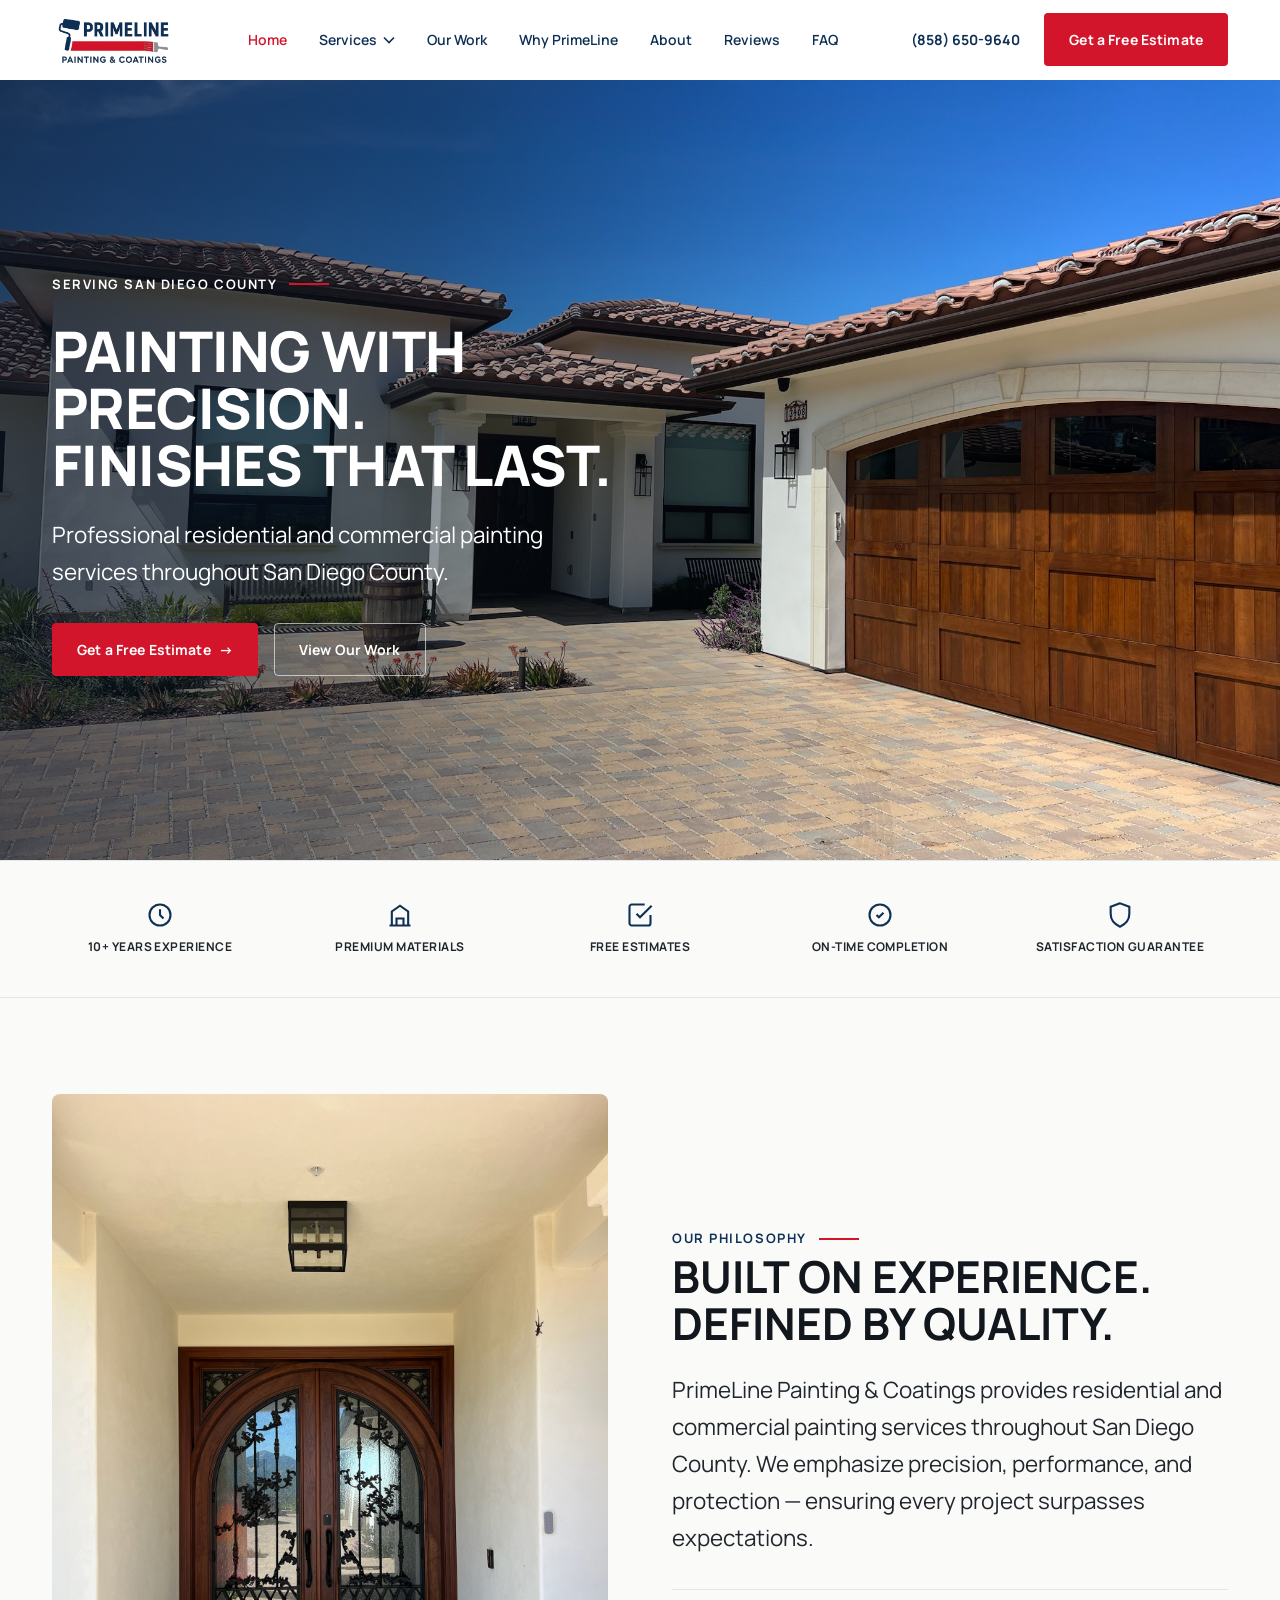
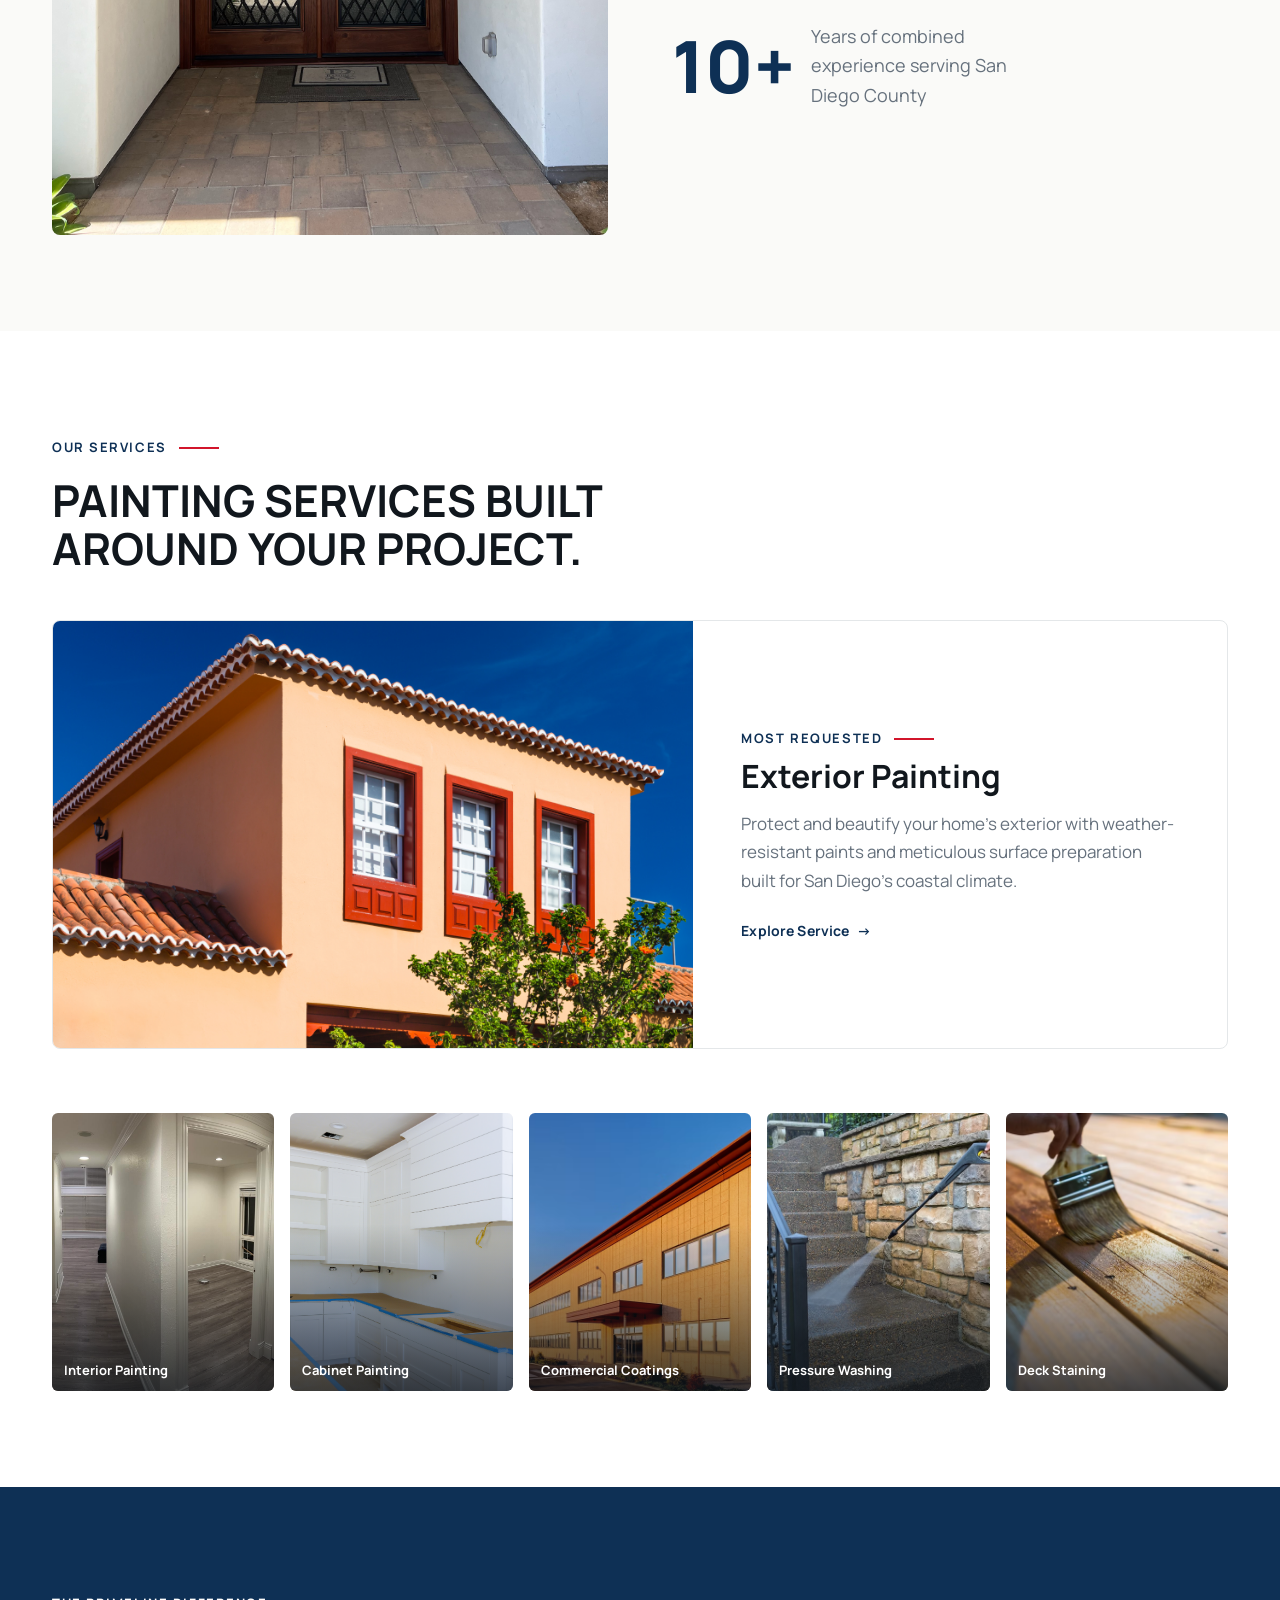
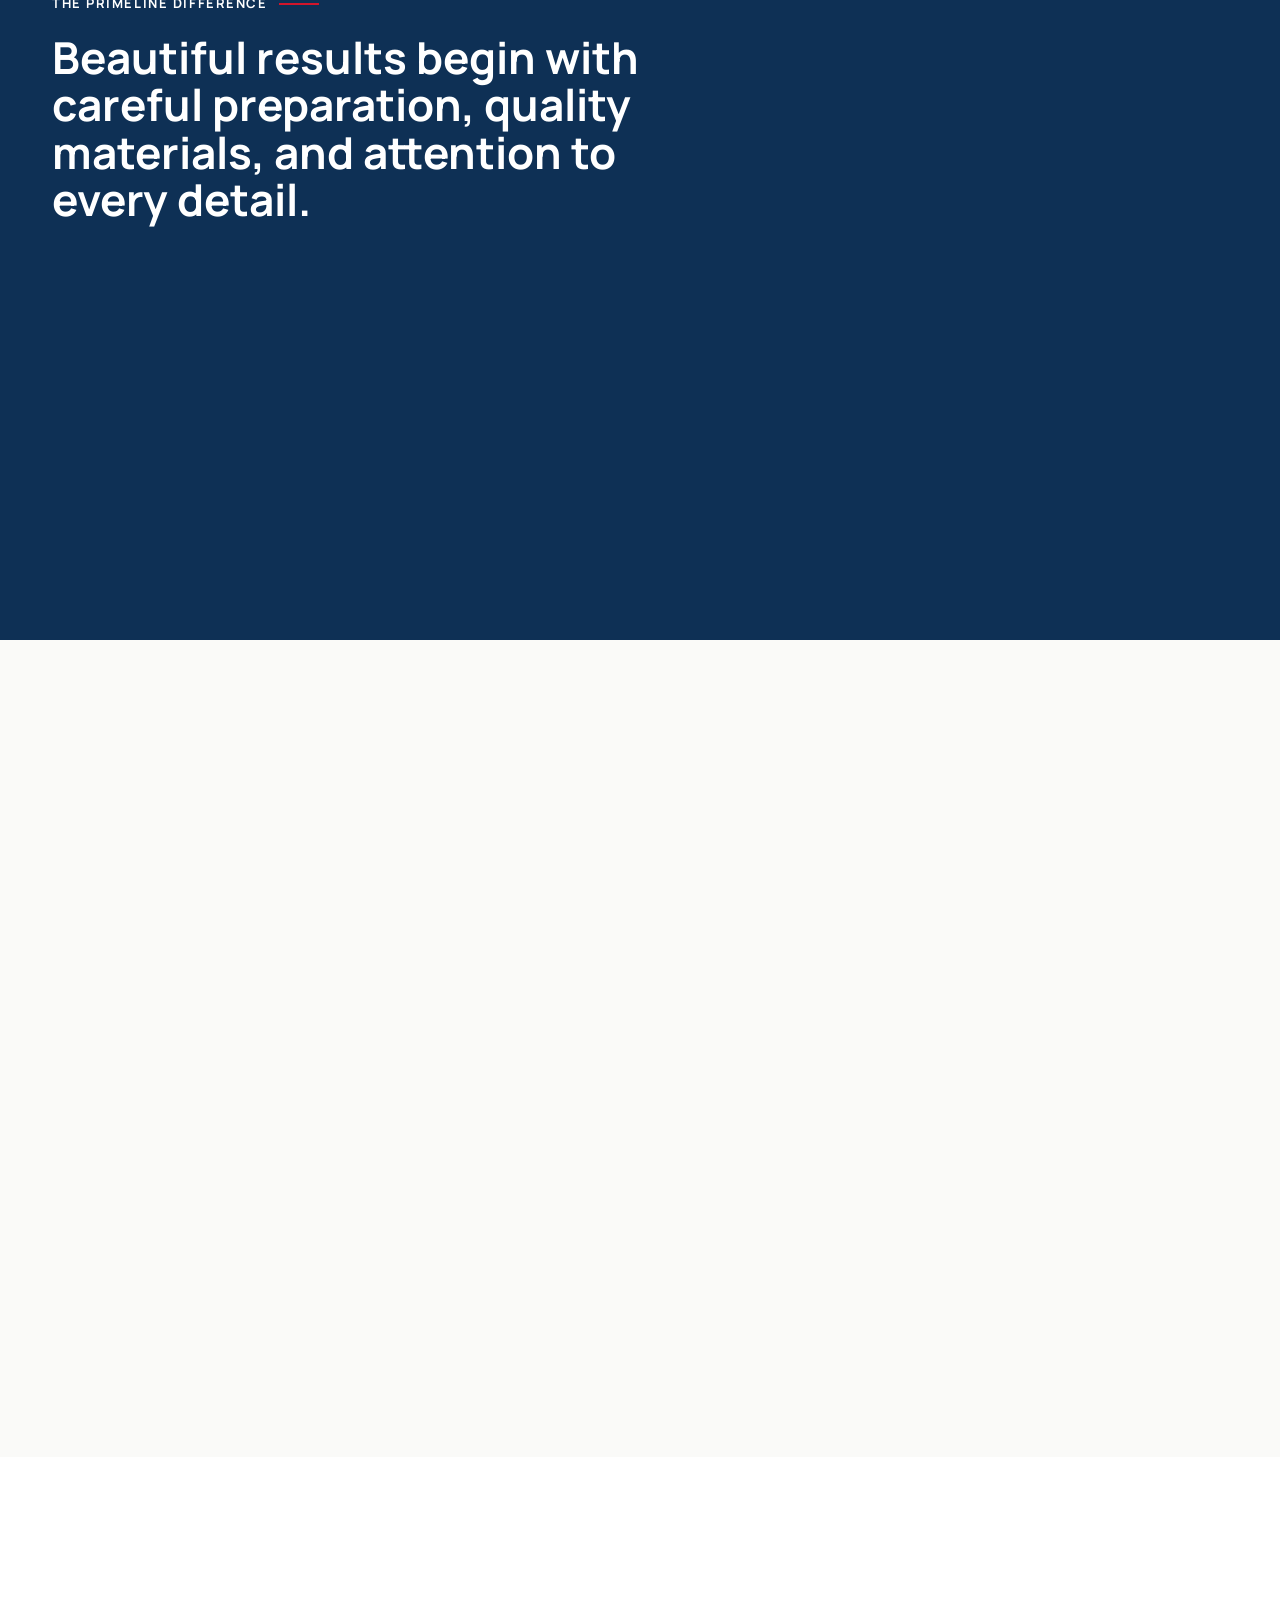
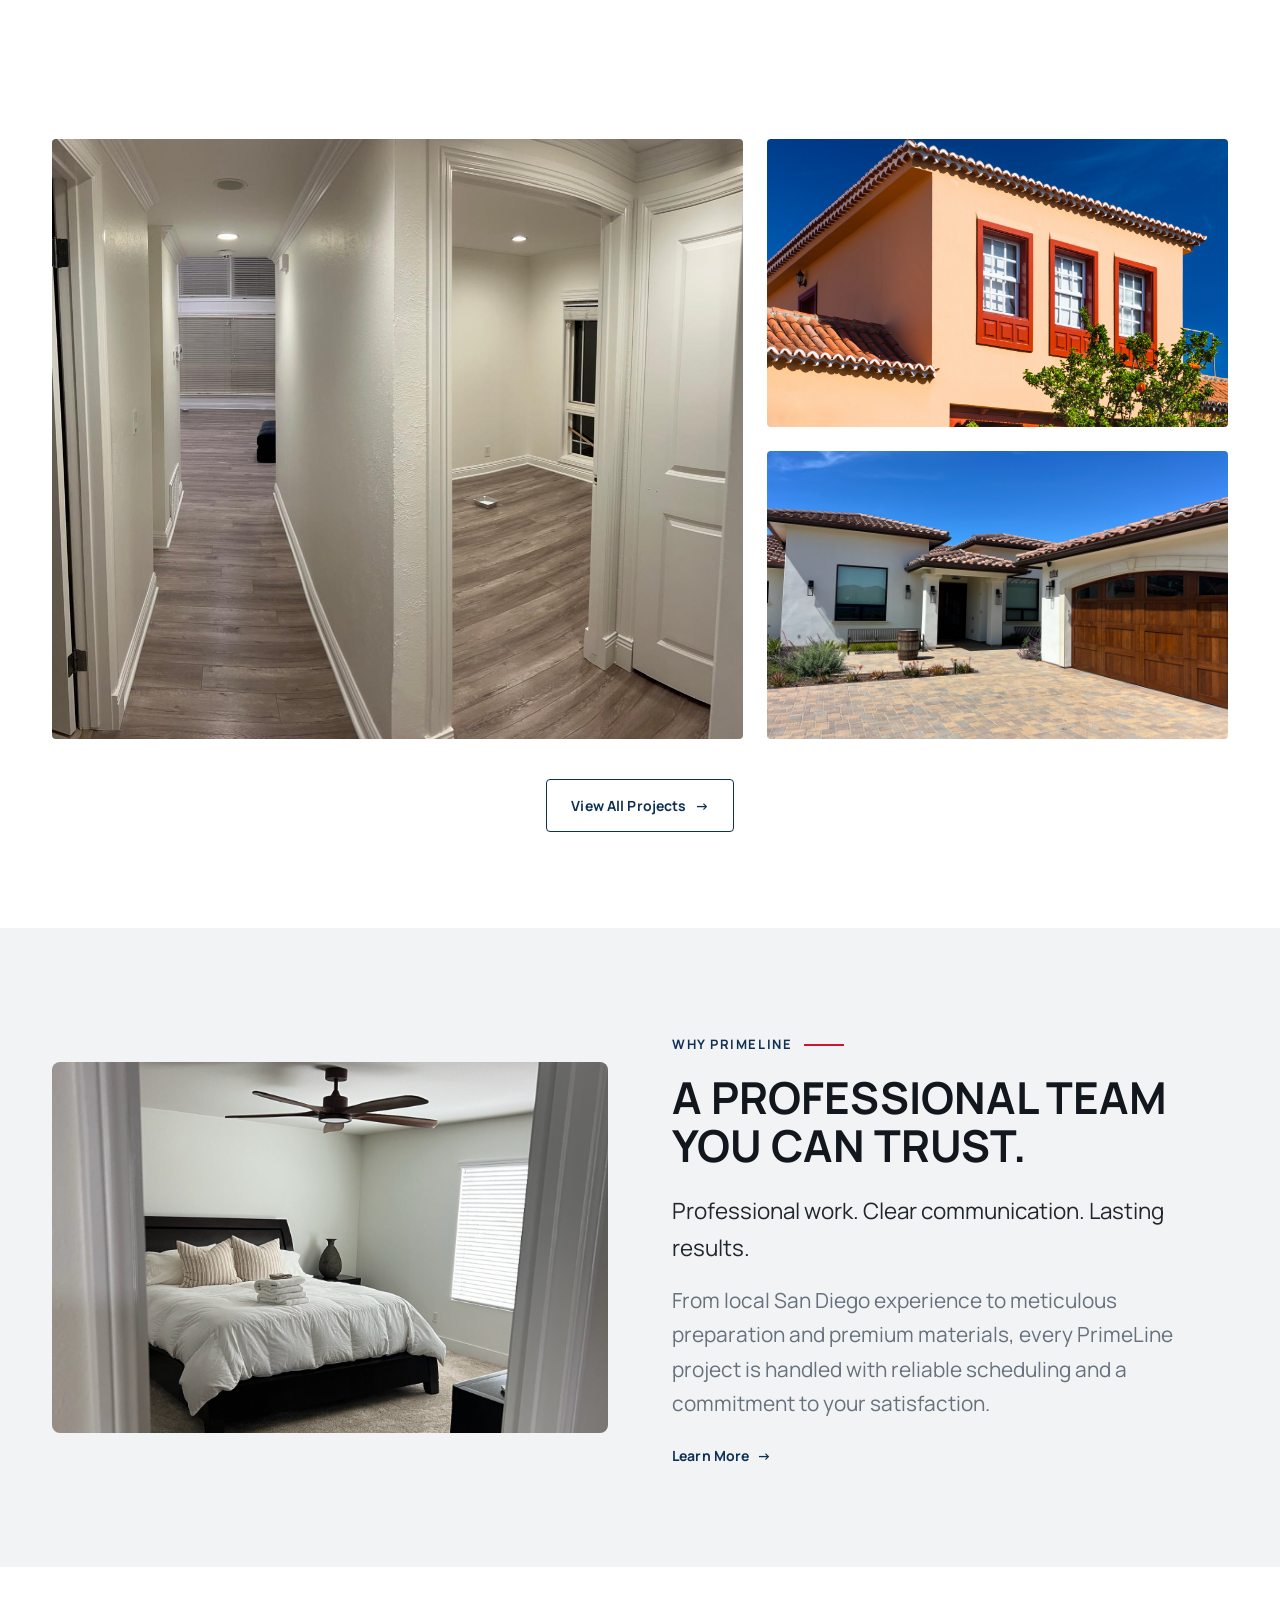
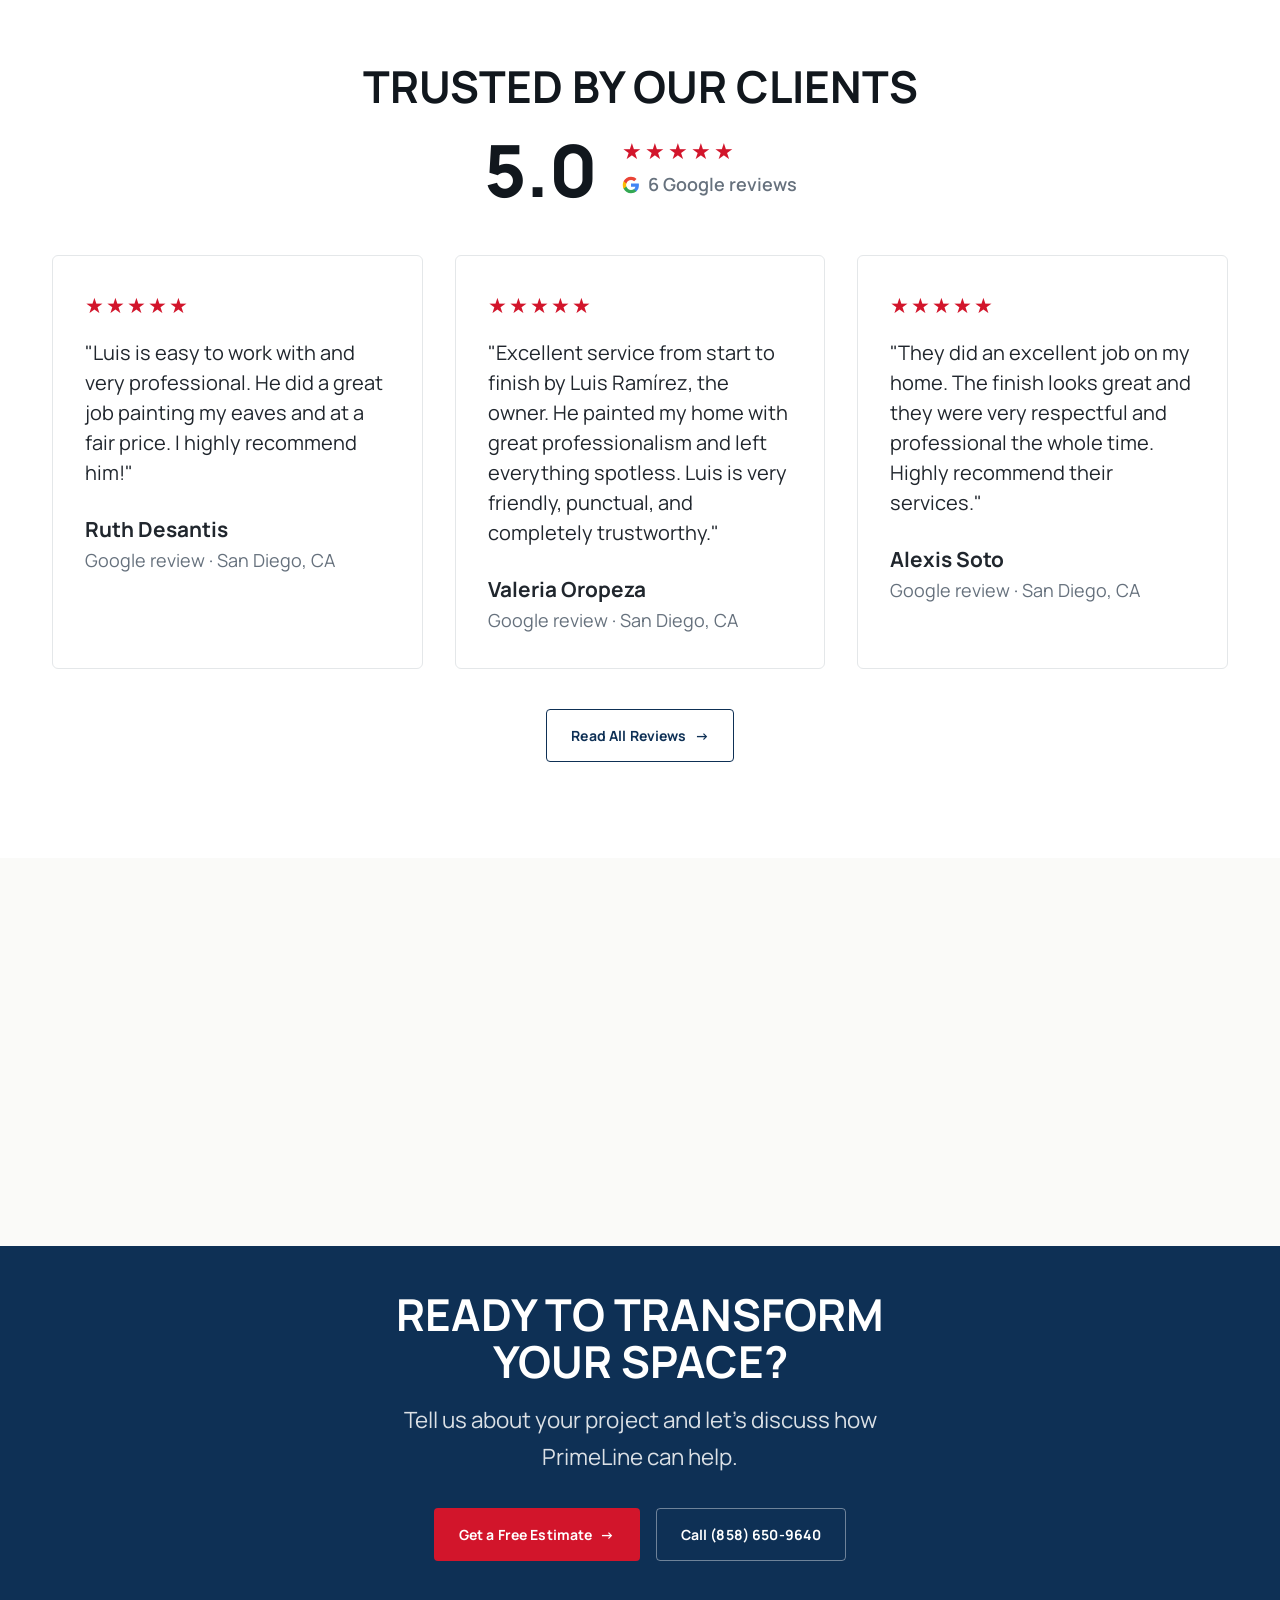
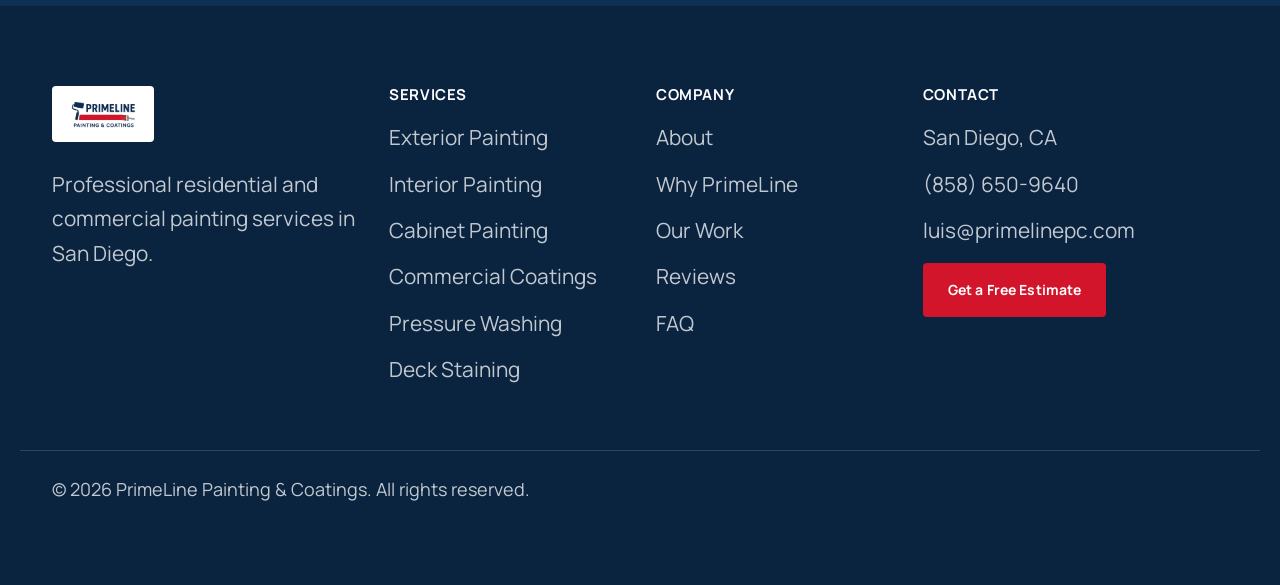
<file: index.html>
<!DOCTYPE html>
<html lang="en">
<head>
<meta charset="UTF-8">
<meta name="viewport" content="width=device-width, initial-scale=1.0">
<title>PrimeLine Painting & Coatings | San Diego Residential & Commercial Painters</title>
<meta name="description" content="Professional residential and commercial painting in San Diego County. 10+ years of experience, premium materials, free estimates.">
<link rel="canonical" href="https://ofreedo.github.io/primeline-v2/">
<link rel="icon" href="assets/images/favicon.png" type="image/png">
<link rel="apple-touch-icon" href="assets/images/favicon.png">
<meta property="og:title" content="PrimeLine Painting & Coatings | San Diego Painters">
<meta property="og:description" content="Painting with precision. Finishes that last. Residential and commercial painting throughout San Diego County.">
<meta property="og:type" content="website">
<meta property="og:url" content="https://ofreedo.github.io/primeline-v2/">
<meta property="og:site_name" content="PrimeLine Painting & Coatings">
<meta property="og:image" content="https://ofreedo.github.io/primeline-v2/assets/images/logo.png">
<link rel="preconnect" href="https://fonts.googleapis.com">
<link rel="preconnect" href="https://fonts.gstatic.com" crossorigin>
<link href="https://fonts.googleapis.com/css2?family=Manrope:wght@400;500;600;700;800&display=swap" rel="stylesheet">
<link rel="stylesheet" href="css/tokens.css">
<link rel="stylesheet" href="css/base.css">
<link rel="stylesheet" href="css/components.css">
<script type="application/ld+json">
{
  "@context": "https://schema.org",
  "@type": "LocalBusiness",
  "name": "PrimeLine Painting & Coatings",
  "image": "https://www.primelinepc.com/assets/images/logo.png",
  "telephone": "+1-858-650-9640",
  "email": "luis@primelinepc.com",
  "address": {
    "@type": "PostalAddress",
    "addressLocality": "San Diego",
    "addressRegion": "CA",
    "addressCountry": "US"
  },
  "areaServed": "San Diego County, CA",
  "priceRange": "$$",
  "url": "https://www.primelinepc.com"
}
</script>
</head>
<body class="has-mobile-cta">
<a class="skip-link" href="#main">Skip to content</a>

<div class="intro-loader" aria-hidden="true">
  <div class="intro-logo">
    <!-- The complete, uncut real logo (roller + PRIMELINE + red stripe + PAINTING &
         COATINGS) is always present and never cropped — the roller icon in the real
         artwork is tall/diagonal and overlaps both text rows, so slicing it into
         horizontal bands (an earlier approach) clipped part of it. Instead: the logo
         fades in whole, then a precise mask hides just the real stripe's pixel
         footprint (sampled from the actual asset: left 15.62%, right 82.77%,
         top 52.21%, bottom 70.52% of the 1677x770 source) so a roller-painted
         stripe overlay can "paint it back in" on top, left to right. -->
    <img class="intro-logo__full" src="assets/images/logo.png" alt="PrimeLine Painting & Coatings">

    <!-- Overlay: hand-drawn stripe positioned exactly over the real stripe's mask,
         painted on by a brush redrawn to precisely match the flat gray-handled
         brush already depicted at the stripe's end in the real logo artwork
         (sampled: solid gray spade-shaped handle with a narrow ferrule waist,
         flat red bristle tip with horizontal streak lines) — not a generic
         wooden brush or the separate roller icon. -->
    <div class="intro-logo__stripe-overlay">
      <div class="intro-logo__stripe-paint">
        <div class="intro-logo__stripe-sheen"></div>
      </div>
      <div class="intro-logo__brush" aria-hidden="true">
        <svg viewBox="0 0 100 60" xmlns="http://www.w3.org/2000/svg">
          <defs>
            <linearGradient id="brush-bristle-fill" x1="0" y1="0" x2="1" y2="0">
              <stop offset="0%" stop-color="#E23A4A"></stop>
              <stop offset="60%" stop-color="var(--pl-red)"></stop>
              <stop offset="100%" stop-color="#9A0E1F"></stop>
            </linearGradient>
          </defs>
          <!-- flat spade-shaped handle, matching the logo's silhouette -->
          <path d="M46 14
                   C 58 12, 66 15, 72 21
                   C 80 27, 92 25, 98 30
                   C 92 35, 80 33, 72 39
                   C 66 45, 58 48, 46 46
                   Z" fill="#9BA0A6"></path>
          <path d="M46 14 C 58 12, 66 15, 72 21 C 80 27, 92 25, 98 30" fill="none" stroke="rgba(255,255,255,0.35)" stroke-width="1.2"></path>
          <path d="M46 46 C 58 48, 66 45, 72 39 C 80 33, 92 35, 98 30" fill="none" stroke="rgba(0,0,0,0.18)" stroke-width="1.2"></path>
          <!-- ferrule waist -->
          <path d="M40 16 C 44 16, 46 20, 46 30 C 46 40, 44 44, 40 44 Z" fill="#7C8288"></path>
          <!-- flat bristle tip with horizontal streak lines -->
          <rect x="2" y="12" width="40" height="36" fill="url(#brush-bristle-fill)"></rect>
          <line x1="6" y1="20" x2="40" y2="20" stroke="rgba(255,255,255,0.28)" stroke-width="1.4"></line>
          <line x1="6" y1="27" x2="40" y2="27" stroke="rgba(0,0,0,0.18)" stroke-width="1.4"></line>
          <line x1="6" y1="34" x2="40" y2="34" stroke="rgba(255,255,255,0.2)" stroke-width="1.4"></line>
          <line x1="6" y1="41" x2="40" y2="41" stroke="rgba(0,0,0,0.18)" stroke-width="1.4"></line>
        </svg>
      </div>
    </div>
  </div>
</div>

<header class="site-header">
  <div class="container site-header__inner">
    <a href="index.html" class="site-header__logo" aria-label="PrimeLine Painting & Coatings home">
      <img src="assets/images/logo.png" alt="PrimeLine Painting & Coatings">
    </a>
    <nav class="site-nav" aria-label="Primary">
      <a href="index.html" class="is-active">Home</a>
      <div class="site-nav__item--dropdown">
        <a href="services.html" class="site-nav__trigger">
          Services
          <svg viewBox="0 0 12 8" fill="none" stroke="currentColor" stroke-width="1.6" aria-hidden="true"><path d="M1 1.5 6 6.5 11 1.5"/></svg>
        </a>
        <div class="site-nav__dropdown">
          <a href="services/exterior-painting.html">Exterior Painting</a>
          <a href="services/interior-painting.html">Interior Painting</a>
          <a href="services/cabinet-painting.html">Cabinet Painting</a>
          <a href="services/commercial-coatings.html">Commercial Coatings</a>
          <a href="services/pressure-washing.html">Pressure Washing</a>
          <a href="services/deck-staining.html">Deck Staining</a>
        </div>
      </div>
      <a href="our-work.html">Our Work</a>
      <a href="why-primeline.html">Why PrimeLine</a>
      <a href="about.html">About</a>
      <a href="reviews.html">Reviews</a>
      <a href="faq.html">FAQ</a>
    </nav>
    <div class="site-header__actions">
      <a href="tel:+18586509640" class="site-header__phone">(858) 650-9640</a>
      <a href="contact.html" class="btn btn--primary">Get a Free Estimate</a>
      <button class="nav-toggle" aria-label="Open menu" aria-expanded="false">
        <svg width="24" height="24" viewBox="0 0 24 24" fill="none" stroke="currentColor" stroke-width="2"><line x1="3" y1="6" x2="21" y2="6"/><line x1="3" y1="12" x2="21" y2="12"/><line x1="3" y1="18" x2="21" y2="18"/></svg>
      </button>
    </div>
  </div>
</header>

<div class="mobile-menu" id="mobile-menu">
  <a href="index.html">Home</a>
  <div class="mobile-menu__item--dropdown">
    <button class="mobile-menu__trigger" aria-expanded="false">
      Services
      <svg viewBox="0 0 12 8" fill="none" stroke="currentColor" stroke-width="1.6" aria-hidden="true"><path d="M1 1.5 6 6.5 11 1.5"/></svg>
    </button>
    <div class="mobile-menu__sublist">
      <a href="services.html">All Services</a>
      <a href="services/exterior-painting.html">Exterior Painting</a>
      <a href="services/interior-painting.html">Interior Painting</a>
      <a href="services/cabinet-painting.html">Cabinet Painting</a>
      <a href="services/commercial-coatings.html">Commercial Coatings</a>
      <a href="services/pressure-washing.html">Pressure Washing</a>
      <a href="services/deck-staining.html">Deck Staining</a>
    </div>
  </div>
  <a href="our-work.html">Our Work</a>
  <a href="why-primeline.html">Why PrimeLine</a>
  <a href="about.html">About</a>
  <a href="reviews.html">Reviews</a>
  <a href="faq.html">FAQ</a>
  <a href="contact.html" class="btn btn--primary">Get a Free Estimate</a>
  <a href="tel:+18586509640">(858) 650-9640</a>
</div>

<main id="main">

  <!-- HERO -->
  <section class="hero hero--full-bleed">
    <img class="hero__bg" src="assets/images/hero-exterior.jpg" alt="Freshly painted two-story San Diego home exterior" width="2048" height="1536">
    <div class="hero__scrim"></div>
    <div class="container hero__grid">
      <div class="hero__content reveal">
        <span class="eyebrow eyebrow--light">Serving San Diego County</span>
        <h1 class="hero__heading">PAINTING WITH PRECISION.<br>FINISHES THAT LAST.</h1>
        <p class="body-lg hero__subcopy">Professional residential and commercial painting services throughout San Diego County.</p>
        <div class="hero__actions">
          <a href="contact.html" class="btn btn--primary">Get a Free Estimate <span class="arrow">→</span></a>
          <a href="our-work.html" class="btn btn--secondary btn--on-photo">View Our Work</a>
        </div>
      </div>
    </div>
  </section>

  <!-- TRUST BAR -->
  <section class="trust-bar">
    <div class="container trust-bar__grid">
      <div class="trust-bar__item reveal reveal--left">
        <svg viewBox="0 0 24 24" fill="none" stroke-width="1.8"><circle cx="12" cy="12" r="9"/><path d="M12 7v5l3 3"/></svg>
        <span>10+ Years Experience</span>
      </div>
      <div class="trust-bar__item reveal reveal--left">
        <svg viewBox="0 0 24 24" fill="none" stroke-width="1.8"><path d="M3 21h18M5 21V9l7-5 7 5v12M9 21v-6h6v6"/></svg>
        <span>Premium Materials</span>
      </div>
      <div class="trust-bar__item reveal reveal--left">
        <svg viewBox="0 0 24 24" fill="none" stroke-width="1.8"><path d="M9 11l3 3L22 4"/><path d="M21 12v7a2 2 0 0 1-2 2H5a2 2 0 0 1-2-2V5a2 2 0 0 1 2-2h11"/></svg>
        <span>Free Estimates</span>
      </div>
      <div class="trust-bar__item reveal reveal--left">
        <svg viewBox="0 0 24 24" fill="none" stroke-width="1.8"><circle cx="12" cy="12" r="9"/><path d="m9 12 2 2 4-4"/></svg>
        <span>On-Time Completion</span>
      </div>
      <div class="trust-bar__item reveal reveal--left">
        <svg viewBox="0 0 24 24" fill="none" stroke-width="1.8"><path d="M12 2 4 5v6c0 5 3.4 9 8 11 4.6-2 8-6 8-11V5l-8-3Z"/></svg>
        <span>Satisfaction Guarantee</span>
      </div>
    </div>
  </section>

  <!-- INTRODUCTION -->
  <section class="section bg-warm-white">
    <div class="container split">
      <div class="split__image reveal">
        <img src="assets/images/intro-entry.jpg" alt="Detailed wrought-iron and wood front door installation" width="1000" height="1200">
      </div>
      <div class="reveal">
        <span class="eyebrow">Our Philosophy</span>
        <h2>BUILT ON EXPERIENCE.<br>DEFINED BY QUALITY.</h2>
        <p class="body-lg" style="margin-top: var(--sp-24)">PrimeLine Painting &amp; Coatings provides residential and commercial painting services throughout San Diego County. We emphasize precision, performance, and protection — ensuring every project surpasses expectations.</p>
        <div class="intro-stat">
          <span class="intro-stat__number"><span class="intro-stat__count" data-count-to="10">0</span>+</span>
          <span class="intro-stat__label">Years of combined experience serving San Diego County</span>
        </div>
      </div>
    </div>
  </section>

  <!-- SERVICES -->
  <section class="section bg-white">
    <div class="container">
      <div class="reveal" style="max-width:640px; margin-bottom: var(--sp-48)">
        <span class="eyebrow">Our Services</span>
        <h2 style="margin-top:var(--sp-16)">PAINTING SERVICES BUILT AROUND YOUR PROJECT.</h2>
      </div>

      <!-- Featured service: exterior painting, given editorial weight -->
      <div class="service-featured reveal">
        <div class="service-featured__image">
          <img src="assets/images/service-cabinets.jpg" alt="Exterior painting project on a San Diego home" loading="lazy">
        </div>
        <div class="service-featured__body">
          <span class="eyebrow">Most Requested</span>
          <h3>Exterior Painting</h3>
          <p>Protect and beautify your home's exterior with weather-resistant paints and meticulous surface preparation built for San Diego's coastal climate.</p>
          <a href="services/exterior-painting.html" class="btn btn--tertiary" style="margin-top:var(--sp-24)">Explore Service <span class="arrow">→</span></a>
        </div>
      </div>

      <!-- Remaining services: compact, quiet row -->
      <div class="service-row reveal">
        <a class="service-row__item" href="services/interior-painting.html">
          <img src="assets/images/service-interior.jpg" alt="Freshly painted interior hallway and living space" loading="lazy">
          <span class="service-row__label">Interior Painting</span>
        </a>
        <a class="service-row__item" href="services/cabinet-painting.html">
          <img src="assets/images/service-exterior.jpg" alt="Cabinet painting and kitchen refinishing project" loading="lazy">
          <span class="service-row__label">Cabinet Painting</span>
        </a>
        <a class="service-row__item" href="services/commercial-coatings.html">
          <img src="assets/images/service-commercial.png" alt="Commercial coatings project for a San Diego business" loading="lazy">
          <span class="service-row__label">Commercial Coatings</span>
        </a>
        <a class="service-row__item" href="services/pressure-washing.html">
          <img src="assets/images/service-pressure-washing.png" alt="Pressure washing exterior surfaces" loading="lazy">
          <span class="service-row__label">Pressure Washing</span>
        </a>
        <a class="service-row__item" href="services/deck-staining.html">
          <img src="assets/images/service-deck.png" alt="Wood deck staining in progress" loading="lazy">
          <span class="service-row__label">Deck Staining</span>
        </a>
      </div>
    </div>
  </section>

  <!-- PRIMELINE DIFFERENCE (navy) -->
  <section class="section bg-navy">
    <div class="container">
      <div class="reveal" style="max-width:640px; margin-bottom:var(--sp-48)">
        <span class="eyebrow">The PrimeLine Difference</span>
        <h2 style="margin-top:var(--sp-16)">Beautiful results begin with careful preparation, quality materials, and attention to every detail.</h2>
      </div>
      <div class="benefit-grid">
        <div class="benefit-item reveal">
          <h4>Quality Materials</h4>
          <p>We use only premium paints and materials for lasting results.</p>
        </div>
        <div class="benefit-item reveal">
          <h4>10+ Years Experience</h4>
          <p>Over a decade serving San Diego County homeowners and businesses.</p>
        </div>
        <div class="benefit-item reveal">
          <h4>Free Estimates</h4>
          <p>No-obligation, detailed quotes for your project.</p>
        </div>
        <div class="benefit-item reveal">
          <h4>On-Time Completion</h4>
          <p>We respect your time and stick to agreed schedules.</p>
        </div>
        <div class="benefit-item reveal">
          <h4>Satisfaction Guarantee</h4>
          <p>Your satisfaction is our priority, guaranteed.</p>
        </div>
      </div>
    </div>
  </section>

  <!-- PROCESS -->
  <section class="section bg-warm-white">
    <div class="container">
      <div class="reveal" style="max-width:640px; margin-bottom:var(--sp-48)">
        <span class="eyebrow">Our Process</span>
        <h2 style="margin-top:var(--sp-16)">FROM FIRST CONVERSATION TO FINAL WALKTHROUGH.</h2>
      </div>
      <div class="process-layout">
        <div class="process-featured reveal">
          <div class="process-featured__number">01</div>
          <div class="process-featured__rule"></div>
          <h3>Consultation</h3>
          <p>We start by understanding the property, your goals, the surfaces involved, timeline, and expectations — the foundation every accurate estimate and successful project is built on.</p>
        </div>
        <div class="process-list reveal">
          <div class="process-list__item">
            <div class="process-list__number">02</div>
            <div>
              <h4>Preparation</h4>
              <p>Protect surrounding areas, repair imperfections, clean, sand, scrape, and prime where necessary.</p>
            </div>
          </div>
          <div class="process-list__item">
            <div class="process-list__number">03</div>
            <div>
              <h4>Painting</h4>
              <p>Apply premium materials using professional techniques and attention to detail.</p>
            </div>
          </div>
          <div class="process-list__item">
            <div class="process-list__number">04</div>
            <div>
              <h4>Final Walkthrough</h4>
              <p>Inspect the completed project, address touch-ups, clean the site, and ensure satisfaction.</p>
            </div>
          </div>
        </div>
      </div>
    </div>
  </section>

  <!-- FEATURED WORK -->
  <section class="section bg-white">
    <div class="container">
      <div class="reveal" style="max-width:640px; margin-bottom:var(--sp-40)">
        <span class="eyebrow">Featured Work</span>
        <h2 style="margin-top:var(--sp-16)">CRAFTSMANSHIP YOU CAN SEE.</h2>
      </div>
      <div class="gallery-layout reveal">
        <a class="gallery-hero" href="our-work.html"><img src="assets/images/work-1.jpg" alt="Completed interior painting project" loading="lazy"></a>
        <div class="gallery-side">
          <a class="gallery-item" href="our-work.html"><img src="assets/images/work-2.jpg" alt="Kitchen cabinet painting project" loading="lazy"></a>
          <a class="gallery-item" href="our-work.html"><img src="assets/images/work-5.jpg" alt="Exterior home painting project" loading="lazy"></a>
        </div>
      </div>
      <div style="text-align:center; margin-top:var(--sp-40)">
        <a href="our-work.html" class="btn btn--secondary">View All Projects <span class="arrow">→</span></a>
      </div>
    </div>
  </section>

  <!-- WHY PRIMELINE -->
  <section class="section bg-gray">
    <div class="container split split--reverse">
      <div class="reveal">
        <span class="eyebrow">Why PrimeLine</span>
        <h2 style="margin-top:var(--sp-16)">A PROFESSIONAL TEAM YOU CAN TRUST.</h2>
        <p class="body-lg" style="margin-top:var(--sp-24)">Professional work. Clear communication. Lasting results.</p>
        <p style="margin-top:var(--sp-16); color:var(--pl-slate)">From local San Diego experience to meticulous preparation and premium materials, every PrimeLine project is handled with reliable scheduling and a commitment to your satisfaction.</p>
        <a href="why-primeline.html" class="btn btn--tertiary" style="margin-top:var(--sp-24)">Learn More <span class="arrow">→</span></a>
      </div>
      <div class="split__image reveal">
        <img src="assets/images/why-kitchen.jpg" alt="Kitchen renovation and cabinet painting in progress" width="1000" height="1200">
      </div>
    </div>
  </section>

  <!-- REVIEWS -->
  <section class="section bg-white">
    <div class="container">
      <div class="reveal" style="max-width:640px; margin: 0 auto var(--sp-48); text-align:center">
        <h2>TRUSTED BY OUR CLIENTS</h2>
        <div class="reviews-rating" style="margin-top:var(--sp-24); justify-content:center">
          <span class="reviews-rating__score">5.0</span>
          <div class="reviews-rating__detail">
            <div class="reviews-rating__stars">★★★★★</div>
            <div class="reviews-rating__label">
              <svg class="reviews-rating__google-mark" viewBox="0 0 48 48" xmlns="http://www.w3.org/2000/svg" aria-hidden="true">
                <path fill="#4285F4" d="M45.12 24.5c0-1.56-.14-3.06-.4-4.5H24v8.51h11.84c-.51 2.75-2.06 5.08-4.39 6.64v5.52h7.11c4.16-3.83 6.56-9.47 6.56-16.17z"/>
                <path fill="#34A853" d="M24 46c5.94 0 10.92-1.97 14.56-5.33l-7.11-5.52c-1.97 1.32-4.49 2.1-7.45 2.1-5.73 0-10.58-3.87-12.31-9.07H4.34v5.7C7.96 41.07 15.4 46 24 46z"/>
                <path fill="#FBBC05" d="M11.69 28.18C11.25 26.86 11 25.45 11 24s.25-2.86.69-4.18v-5.7H4.34C2.85 17.09 2 20.45 2 24s.85 6.91 2.34 9.88l7.35-5.7z"/>
                <path fill="#EA4335" d="M24 10.75c3.23 0 6.13 1.11 8.41 3.29l6.31-6.31C34.91 4.18 29.93 2 24 2 15.4 2 7.96 6.93 4.34 14.12l7.35 5.7c1.73-5.2 6.58-9.07 12.31-9.07z"/>
              </svg>
              <span>6 Google reviews</span>
            </div>
          </div>
        </div>
      </div>
      <div class="testimonial-grid">
        <div class="testimonial-card reveal">
          <div class="testimonial-card__stars">★★★★★</div>
          <p class="testimonial-card__quote">"Luis is easy to work with and very professional. He did a great job painting my eaves and at a fair price. I highly recommend him!"</p>
          <div class="testimonial-card__name">Ruth Desantis</div>
          <div class="testimonial-card__meta">Google review · San Diego, CA</div>
        </div>
        <div class="testimonial-card reveal">
          <div class="testimonial-card__stars">★★★★★</div>
          <p class="testimonial-card__quote">"Excellent service from start to finish by Luis Ramírez, the owner. He painted my home with great professionalism and left everything spotless. Luis is very friendly, punctual, and completely trustworthy."</p>
          <div class="testimonial-card__name">Valeria Oropeza</div>
          <div class="testimonial-card__meta">Google review · San Diego, CA</div>
        </div>
        <div class="testimonial-card reveal">
          <div class="testimonial-card__stars">★★★★★</div>
          <p class="testimonial-card__quote">"They did an excellent job on my home. The finish looks great and they were very respectful and professional the whole time. Highly recommend their services."</p>
          <div class="testimonial-card__name">Alexis Soto</div>
          <div class="testimonial-card__meta">Google review · San Diego, CA</div>
        </div>
      </div>
      <div style="text-align:center; margin-top:var(--sp-40)">
        <a href="reviews.html" class="btn btn--secondary">Read All Reviews <span class="arrow">→</span></a>
      </div>
    </div>
  </section>

  <!-- SERVICE AREA -->
  <section class="section bg-warm-white">
    <div class="container" style="text-align:center">
      <div class="reveal">
        <span class="eyebrow" style="justify-content:center">Service Area</span>
        <h2 style="margin-top:var(--sp-16)">PROUDLY SERVING SAN DIEGO COUNTY.</h2>
        <p class="body-lg" style="margin-top:var(--sp-24); max-width:640px; margin-inline:auto">PrimeLine Painting &amp; Coatings provides residential and commercial painting services throughout San Diego, CA.</p>
      </div>
    </div>
  </section>

  <!-- FINAL CTA -->
  <section class="cta-section bg-navy">
    <div class="container cta-section__content reveal">
      <h2>READY TO TRANSFORM YOUR SPACE?</h2>
      <p class="body-lg" style="margin-top:var(--sp-16)">Tell us about your project and let's discuss how PrimeLine can help.</p>
      <div class="btn-row">
        <a href="contact.html" class="btn btn--primary">Get a Free Estimate <span class="arrow">→</span></a>
        <a href="tel:+18586509640" class="btn btn--secondary">Call (858) 650-9640</a>
      </div>
    </div>
  </section>

</main>

<footer class="site-footer">
  <div class="container site-footer__grid">
    <div>
      <div class="site-footer__logo"><img src="assets/images/logo.png" alt="PrimeLine Painting & Coatings"></div>
      <p>Professional residential and commercial painting services in San Diego.</p>
    </div>
    <div>
      <h4>Services</h4>
      <ul>
        <li><a href="services/exterior-painting.html">Exterior Painting</a></li>
        <li><a href="services/interior-painting.html">Interior Painting</a></li>
        <li><a href="services/cabinet-painting.html">Cabinet Painting</a></li>
        <li><a href="services/commercial-coatings.html">Commercial Coatings</a></li>
        <li><a href="services/pressure-washing.html">Pressure Washing</a></li>
        <li><a href="services/deck-staining.html">Deck Staining</a></li>
      </ul>
    </div>
    <div>
      <h4>Company</h4>
      <ul>
        <li><a href="about.html">About</a></li>
        <li><a href="why-primeline.html">Why PrimeLine</a></li>
        <li><a href="our-work.html">Our Work</a></li>
        <li><a href="reviews.html">Reviews</a></li>
        <li><a href="faq.html">FAQ</a></li>
      </ul>
    </div>
    <div>
      <h4>Contact</h4>
      <ul>
        <li>San Diego, CA</li>
        <li><a href="tel:+18586509640">(858) 650-9640</a></li>
        <li><a href="mailto:luis@primelinepc.com">luis@primelinepc.com</a></li>
      </ul>
      <a href="contact.html" class="btn btn--primary" style="margin-top:var(--sp-16)">Get a Free Estimate</a>
    </div>
  </div>
  <div class="container site-footer__bottom">
    <span>&copy; 2026 PrimeLine Painting &amp; Coatings. All rights reserved.</span>
  </div>
</footer>

<div class="mobile-cta-bar">
  <a href="tel:+18586509640">Call</a>
  <a href="contact.html">Free Estimate</a>
</div>

<script src="js/main.js"></script>
</body>
</html>
</file>
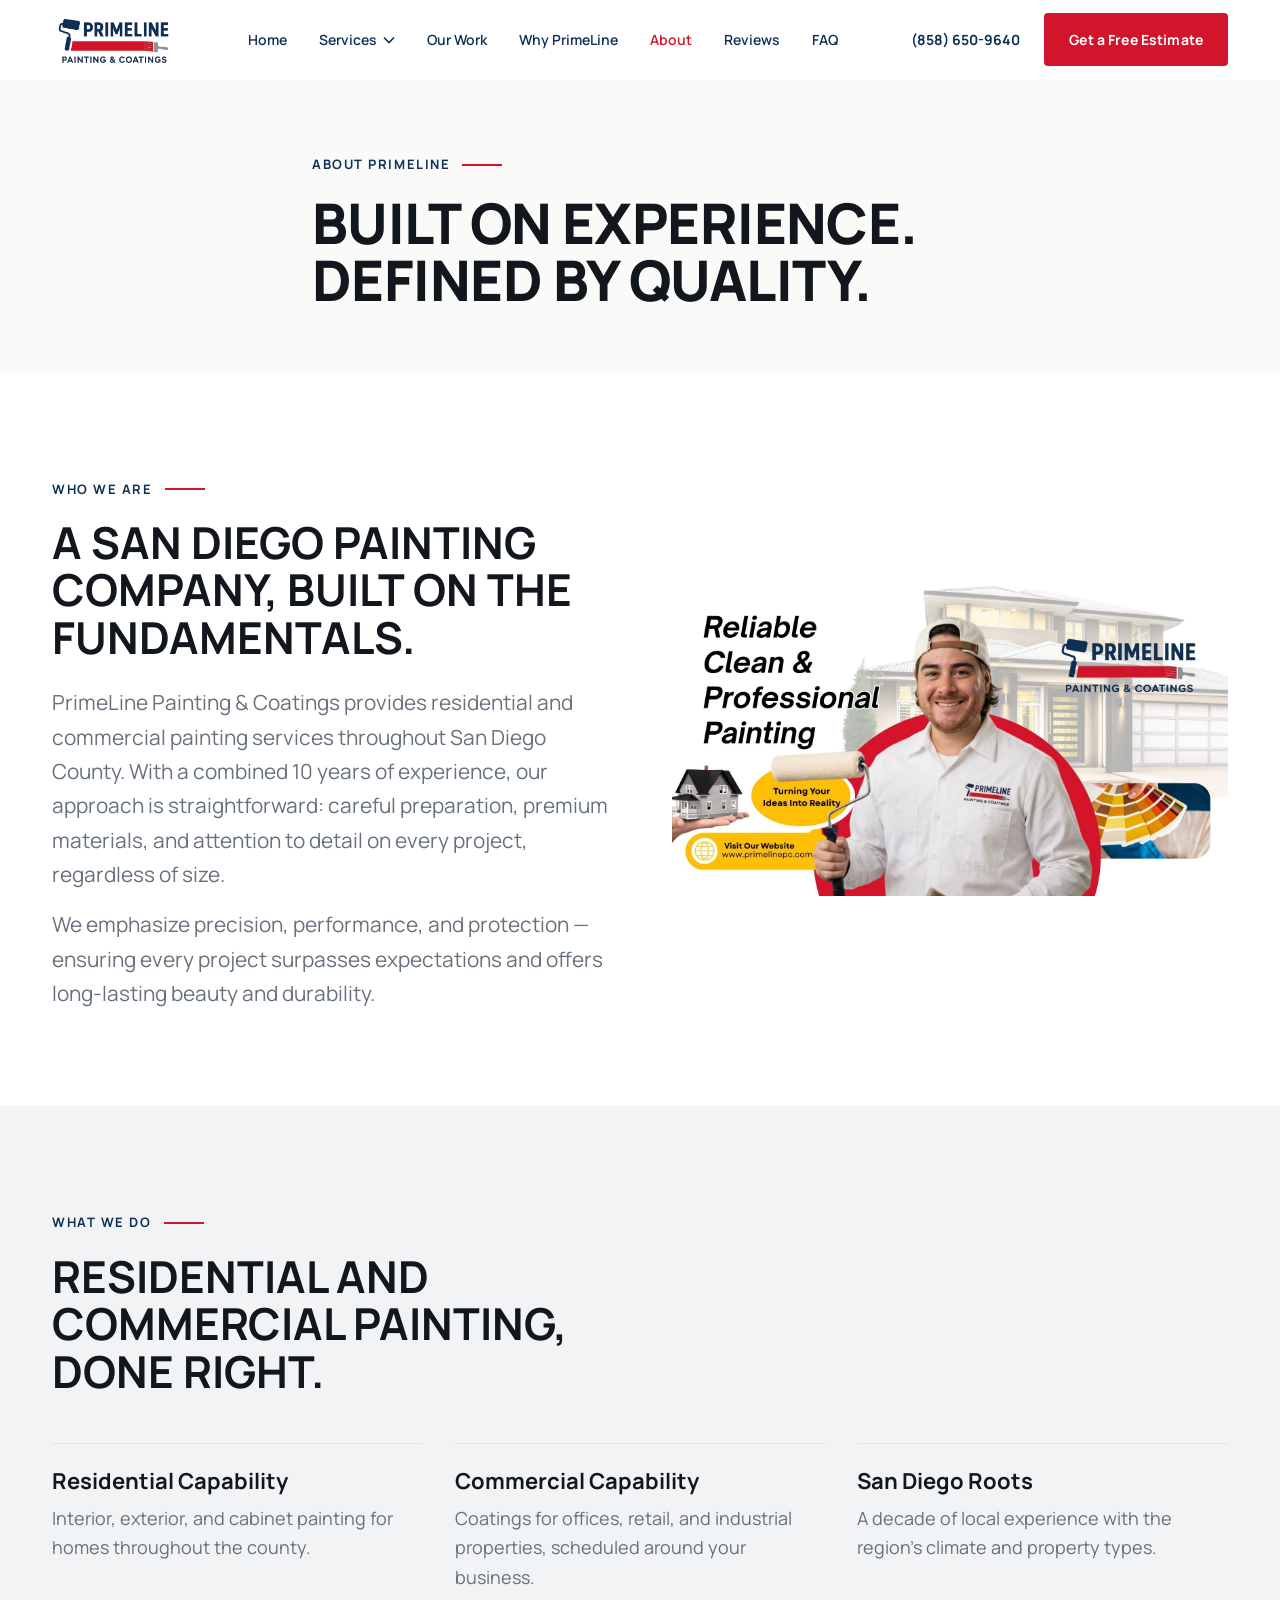
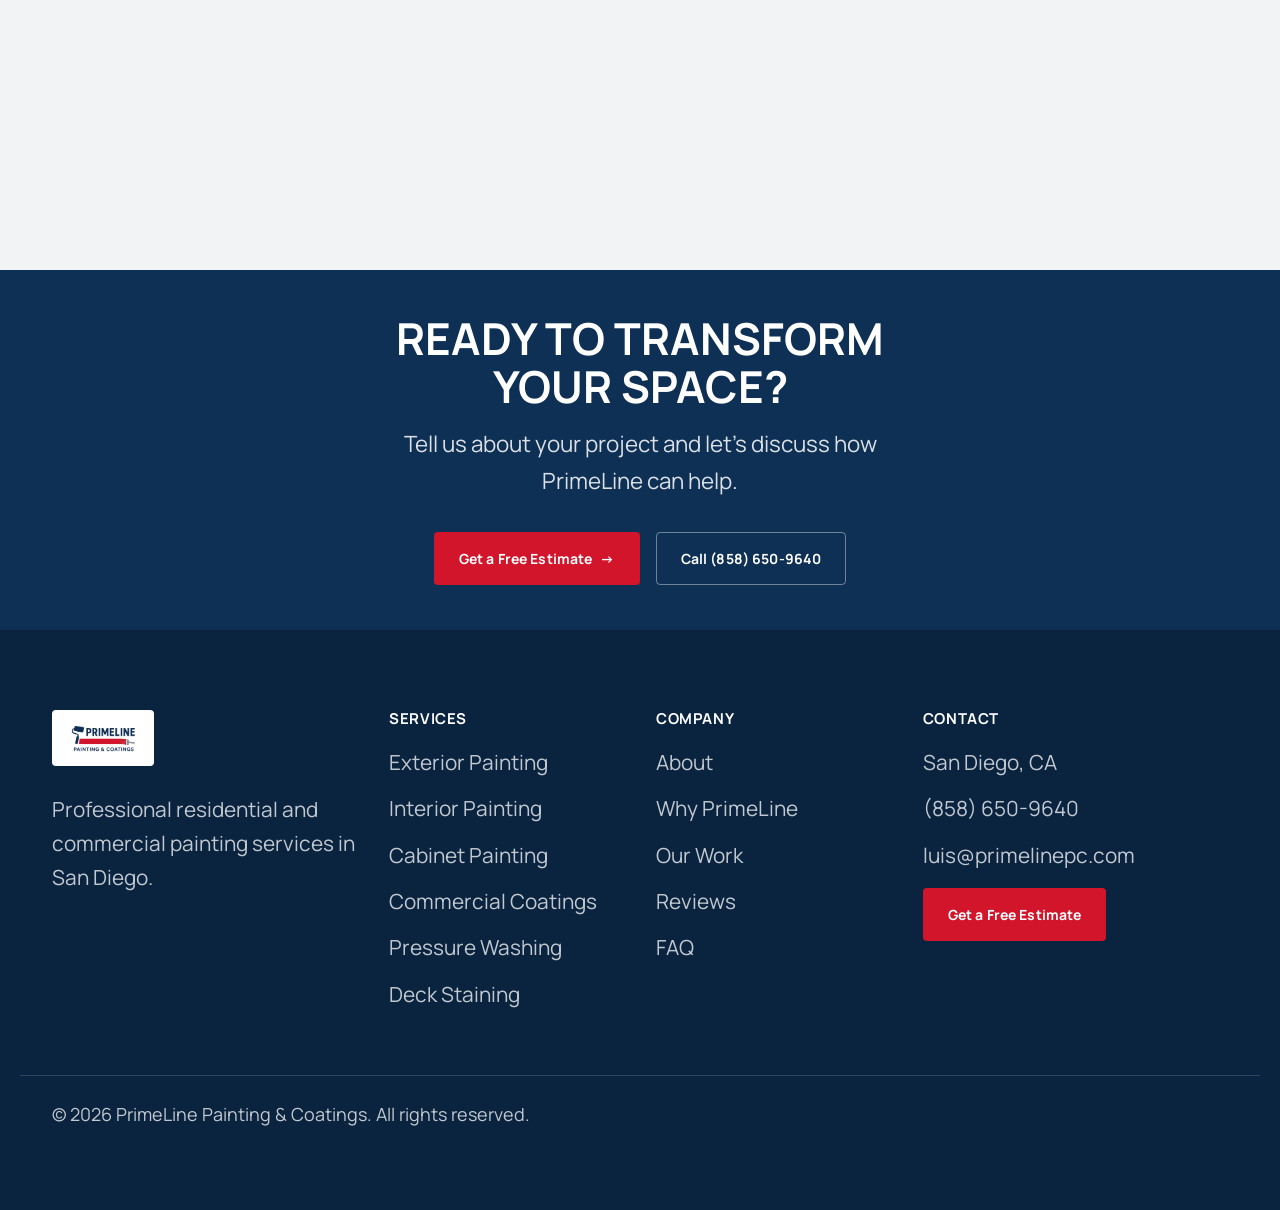
<file: about.html>
<!DOCTYPE html>
<html lang="en">
<head>
<meta charset="UTF-8">
<meta name="viewport" content="width=device-width, initial-scale=1.0">
<title>About | PrimeLine Painting & Coatings | San Diego</title>
<meta name="description" content="PrimeLine Painting & Coatings is a San Diego-based residential and commercial painting company built on precision, performance, and protection.">
<link rel="canonical" href="https://ofreedo.github.io/primeline-v2/about.html">
<link rel="icon" href="assets/images/favicon.png" type="image/png">
<link rel="apple-touch-icon" href="assets/images/favicon.png">
<meta property="og:title" content="About | PrimeLine Painting & Coatings">
<meta property="og:description" content="PrimeLine Painting & Coatings is a San Diego-based residential and commercial painting company built on precision, performance, and protection.">
<meta property="og:type" content="website">
<meta property="og:url" content="https://ofreedo.github.io/primeline-v2/about.html">
<meta property="og:site_name" content="PrimeLine Painting & Coatings">
<meta property="og:image" content="https://ofreedo.github.io/primeline-v2/assets/images/logo.png">
<link rel="preconnect" href="https://fonts.googleapis.com">
<link rel="preconnect" href="https://fonts.gstatic.com" crossorigin>
<link href="https://fonts.googleapis.com/css2?family=Manrope:wght@400;500;600;700;800&display=swap" rel="stylesheet">
<link rel="stylesheet" href="css/tokens.css">
<link rel="stylesheet" href="css/base.css">
<link rel="stylesheet" href="css/components.css">
</head>
<body class="has-mobile-cta">
<a class="skip-link" href="#main">Skip to content</a>

<header class="site-header">
  <div class="container site-header__inner">
    <a href="index.html" class="site-header__logo" aria-label="PrimeLine Painting & Coatings home">
      <img src="assets/images/logo.png" alt="PrimeLine Painting & Coatings">
    </a>
    <nav class="site-nav" aria-label="Primary">
      <a href="index.html">Home</a>
      <div class="site-nav__item--dropdown">
        <a href="services.html" class="site-nav__trigger">
          Services
          <svg viewBox="0 0 12 8" fill="none" stroke="currentColor" stroke-width="1.6" aria-hidden="true"><path d="M1 1.5 6 6.5 11 1.5"/></svg>
        </a>
        <div class="site-nav__dropdown">
          <a href="services/exterior-painting.html">Exterior Painting</a>
          <a href="services/interior-painting.html">Interior Painting</a>
          <a href="services/cabinet-painting.html">Cabinet Painting</a>
          <a href="services/commercial-coatings.html">Commercial Coatings</a>
          <a href="services/pressure-washing.html">Pressure Washing</a>
          <a href="services/deck-staining.html">Deck Staining</a>
        </div>
      </div>
      <a href="our-work.html">Our Work</a>
      <a href="why-primeline.html">Why PrimeLine</a>
      <a href="about.html" class="is-active">About</a>
      <a href="reviews.html">Reviews</a>
      <a href="faq.html">FAQ</a>
    </nav>
    <div class="site-header__actions">
      <a href="tel:+18586509640" class="site-header__phone">(858) 650-9640</a>
      <a href="contact.html" class="btn btn--primary">Get a Free Estimate</a>
      <button class="nav-toggle" aria-label="Open menu" aria-expanded="false">
        <svg width="24" height="24" viewBox="0 0 24 24" fill="none" stroke="currentColor" stroke-width="2"><line x1="3" y1="6" x2="21" y2="6"/><line x1="3" y1="12" x2="21" y2="12"/><line x1="3" y1="18" x2="21" y2="18"/></svg>
      </button>
    </div>
  </div>
</header>

<div class="mobile-menu" id="mobile-menu">
  <a href="index.html">Home</a>
  <div class="mobile-menu__item--dropdown">
    <button class="mobile-menu__trigger" aria-expanded="false">
      Services
      <svg viewBox="0 0 12 8" fill="none" stroke="currentColor" stroke-width="1.6" aria-hidden="true"><path d="M1 1.5 6 6.5 11 1.5"/></svg>
    </button>
    <div class="mobile-menu__sublist">
      <a href="services.html">All Services</a>
      <a href="services/exterior-painting.html">Exterior Painting</a>
      <a href="services/interior-painting.html">Interior Painting</a>
      <a href="services/cabinet-painting.html">Cabinet Painting</a>
      <a href="services/commercial-coatings.html">Commercial Coatings</a>
      <a href="services/pressure-washing.html">Pressure Washing</a>
      <a href="services/deck-staining.html">Deck Staining</a>
    </div>
  </div>
  <a href="our-work.html">Our Work</a>
  <a href="why-primeline.html">Why PrimeLine</a>
  <a href="about.html">About</a>
  <a href="reviews.html">Reviews</a>
  <a href="faq.html">FAQ</a>
  <a href="contact.html" class="btn btn--primary">Get a Free Estimate</a>
  <a href="tel:+18586509640">(858) 650-9640</a>
</div>

<main id="main">

  <section class="section bg-warm-white" style="padding-block: var(--sp-64)">
    <div class="container" style="max-width: 720px">
      <span class="eyebrow">About PrimeLine</span>
      <h1 style="margin-top: var(--sp-16)">BUILT ON EXPERIENCE. DEFINED BY QUALITY.</h1>
    </div>
  </section>

  <section class="section bg-white">
    <div class="container split">
      <div class="reveal">
        <span class="eyebrow">Who We Are</span>
        <h2 style="margin-top:var(--sp-16)">A SAN DIEGO PAINTING COMPANY, BUILT ON THE FUNDAMENTALS.</h2>
        <p style="margin-top:var(--sp-24); color:var(--pl-slate)">PrimeLine Painting &amp; Coatings provides residential and commercial painting services throughout San Diego County. With a combined 10 years of experience, our approach is straightforward: careful preparation, premium materials, and attention to detail on every project, regardless of size.</p>
        <p style="margin-top:var(--sp-16); color:var(--pl-slate)">We emphasize precision, performance, and protection — ensuring every project surpasses expectations and offers long-lasting beauty and durability.</p>
      </div>
      <div class="split__image reveal">
        <img src="assets/images/owner.jpg" alt="PrimeLine Painting & Coatings owner" width="1000" height="1200">
      </div>
    </div>
  </section>

  <section class="section bg-gray">
    <div class="container">
      <div class="reveal" style="max-width:640px; margin-bottom:var(--sp-48)">
        <span class="eyebrow">What We Do</span>
        <h2 style="margin-top:var(--sp-16)">RESIDENTIAL AND COMMERCIAL PAINTING, DONE RIGHT.</h2>
      </div>
      <div class="benefit-grid" style="color:var(--pl-charcoal)">
        <div class="benefit-item reveal" style="border-top:var(--border-default)">
          <h4>Residential Capability</h4>
          <p style="color:var(--pl-slate)">Interior, exterior, and cabinet painting for homes throughout the county.</p>
        </div>
        <div class="benefit-item reveal" style="border-top:var(--border-default)">
          <h4>Commercial Capability</h4>
          <p style="color:var(--pl-slate)">Coatings for offices, retail, and industrial properties, scheduled around your business.</p>
        </div>
        <div class="benefit-item reveal" style="border-top:var(--border-default)">
          <h4>San Diego Roots</h4>
          <p style="color:var(--pl-slate)">A decade of local experience with the region's climate and property types.</p>
        </div>
        <div class="benefit-item reveal" style="border-top:var(--border-default)">
          <h4>Service Philosophy</h4>
          <p style="color:var(--pl-slate)">Clear communication and reliable scheduling from consultation to final walkthrough.</p>
        </div>
        <div class="benefit-item reveal" style="border-top:var(--border-default)">
          <h4>Commitment to Quality</h4>
          <p style="color:var(--pl-slate)">Premium materials and meticulous preparation on every job.</p>
        </div>
        <div class="benefit-item reveal" style="border-top:var(--border-default)">
          <h4>Customer Satisfaction</h4>
          <p style="color:var(--pl-slate)">Standing behind the finished result of every project.</p>
        </div>
      </div>
    </div>
  </section>

  <section class="cta-section bg-navy">
    <div class="container cta-section__content reveal">
      <h2>READY TO TRANSFORM YOUR SPACE?</h2>
      <p class="body-lg" style="margin-top:var(--sp-16)">Tell us about your project and let's discuss how PrimeLine can help.</p>
      <div class="btn-row">
        <a href="contact.html" class="btn btn--primary">Get a Free Estimate <span class="arrow">→</span></a>
        <a href="tel:+18586509640" class="btn btn--secondary">Call (858) 650-9640</a>
      </div>
    </div>
  </section>

</main>

<footer class="site-footer">
  <div class="container site-footer__grid">
    <div>
      <div class="site-footer__logo"><img src="assets/images/logo.png" alt="PrimeLine Painting & Coatings"></div>
      <p>Professional residential and commercial painting services in San Diego.</p>
    </div>
    <div>
      <h4>Services</h4>
      <ul>
        <li><a href="services/exterior-painting.html">Exterior Painting</a></li>
        <li><a href="services/interior-painting.html">Interior Painting</a></li>
        <li><a href="services/cabinet-painting.html">Cabinet Painting</a></li>
        <li><a href="services/commercial-coatings.html">Commercial Coatings</a></li>
        <li><a href="services/pressure-washing.html">Pressure Washing</a></li>
        <li><a href="services/deck-staining.html">Deck Staining</a></li>
      </ul>
    </div>
    <div>
      <h4>Company</h4>
      <ul>
        <li><a href="about.html">About</a></li>
        <li><a href="why-primeline.html">Why PrimeLine</a></li>
        <li><a href="our-work.html">Our Work</a></li>
        <li><a href="reviews.html">Reviews</a></li>
        <li><a href="faq.html">FAQ</a></li>
      </ul>
    </div>
    <div>
      <h4>Contact</h4>
      <ul>
        <li>San Diego, CA</li>
        <li><a href="tel:+18586509640">(858) 650-9640</a></li>
        <li><a href="mailto:luis@primelinepc.com">luis@primelinepc.com</a></li>
      </ul>
      <a href="contact.html" class="btn btn--primary" style="margin-top:var(--sp-16)">Get a Free Estimate</a>
    </div>
  </div>
  <div class="container site-footer__bottom">
    <span>&copy; 2026 PrimeLine Painting &amp; Coatings. All rights reserved.</span>
  </div>
</footer>

<div class="mobile-cta-bar">
  <a href="tel:+18586509640">Call</a>
  <a href="contact.html">Free Estimate</a>
</div>

<script src="js/main.js"></script>
</body>
</html>
</file>
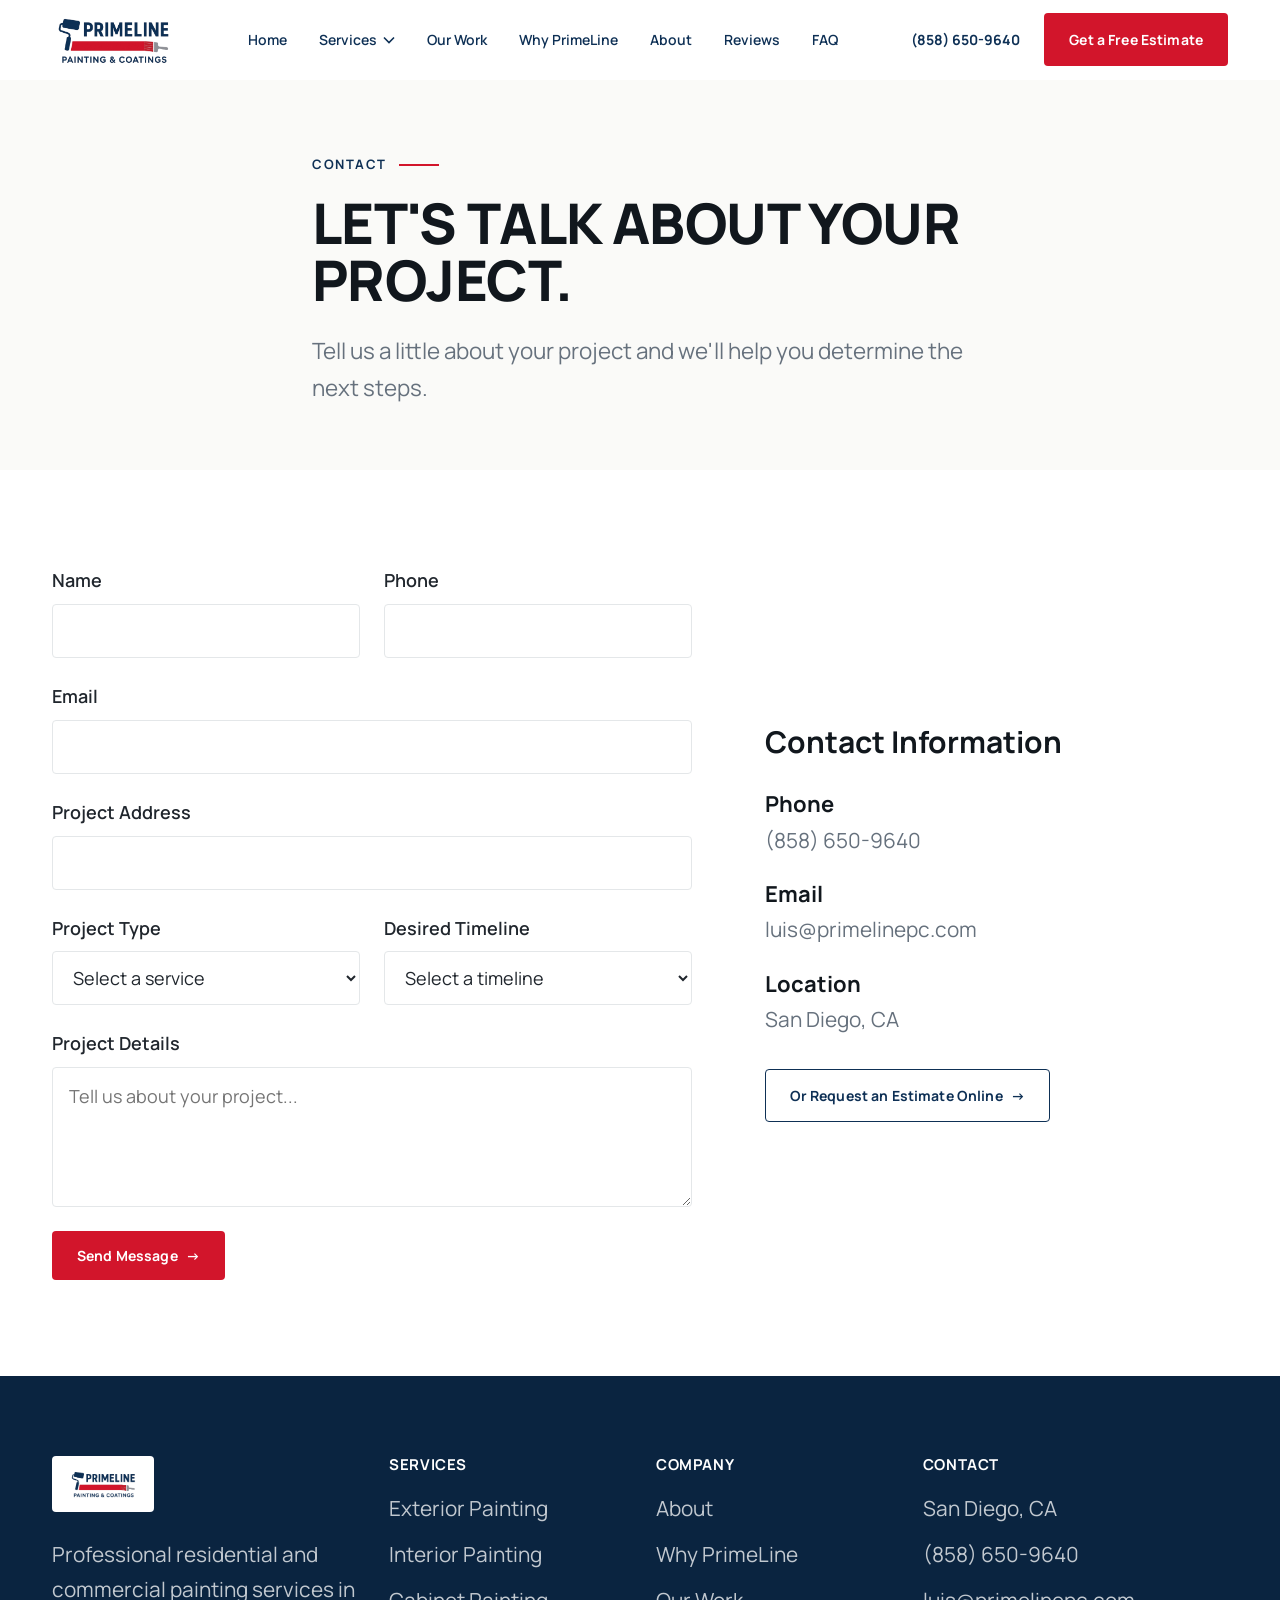
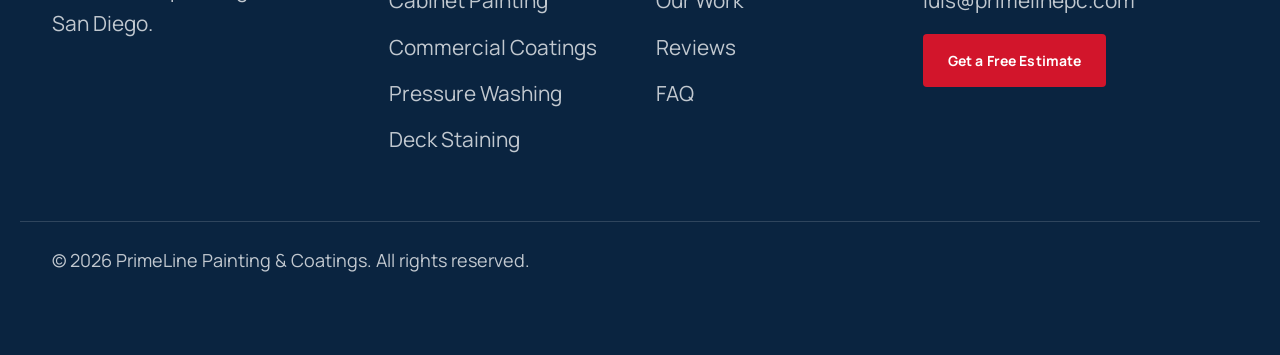
<file: contact.html>
<!DOCTYPE html>
<html lang="en">
<head>
<meta charset="UTF-8">
<meta name="viewport" content="width=device-width, initial-scale=1.0">
<title>Contact | PrimeLine Painting & Coatings | San Diego</title>
<meta name="description" content="Request a free painting estimate from PrimeLine Painting & Coatings in San Diego. Call (858) 650-9640 or send us your project details.">
<link rel="canonical" href="https://ofreedo.github.io/primeline-v2/contact.html">
<link rel="icon" href="assets/images/favicon.png" type="image/png">
<link rel="apple-touch-icon" href="assets/images/favicon.png">
<meta property="og:title" content="Contact | PrimeLine Painting & Coatings">
<meta property="og:description" content="Request a free painting estimate from PrimeLine Painting & Coatings in San Diego. Call (858) 650-9640 or send us your project details.">
<meta property="og:type" content="website">
<meta property="og:url" content="https://ofreedo.github.io/primeline-v2/contact.html">
<meta property="og:site_name" content="PrimeLine Painting & Coatings">
<meta property="og:image" content="https://ofreedo.github.io/primeline-v2/assets/images/logo.png">
<link rel="preconnect" href="https://fonts.googleapis.com">
<link rel="preconnect" href="https://fonts.gstatic.com" crossorigin>
<link href="https://fonts.googleapis.com/css2?family=Manrope:wght@400;500;600;700;800&display=swap" rel="stylesheet">
<link rel="stylesheet" href="css/tokens.css">
<link rel="stylesheet" href="css/base.css">
<link rel="stylesheet" href="css/components.css">
<style>
  .contact-form { display: flex; flex-direction: column; gap: var(--sp-24); max-width: 640px; }
  .form-field { display: flex; flex-direction: column; gap: var(--sp-8); }
  .form-field label { font-weight: 600; font-size: var(--fs-body-sm); color: var(--pl-charcoal); }
  .form-field input, .form-field select, .form-field textarea {
    height: 54px;
    padding: 0 var(--sp-16);
    border: 1px solid var(--pl-gray-200);
    border-radius: var(--radius-sm);
    font-family: var(--font-primary);
    font-size: var(--fs-body-sm);
    color: var(--pl-charcoal);
    background: var(--pl-white);
  }
  .form-field textarea { height: auto; padding: var(--sp-16); min-height: 140px; resize: vertical; }
  .form-field input:focus, .form-field select:focus, .form-field textarea:focus {
    outline: none;
    border-color: var(--pl-navy);
  }
  .form-row { display: grid; grid-template-columns: 1fr; gap: var(--sp-24); }
  @media (min-width: 640px) { .form-row--2 { grid-template-columns: 1fr 1fr; } }
  .contact-info-list { display: flex; flex-direction: column; gap: var(--sp-24); margin-top: var(--sp-32); }
  .contact-info-item h4 { margin-bottom: var(--sp-4); }
  .form-status { display: none; padding: var(--sp-16); border-radius: var(--radius-sm); font-weight: 600; }
  .form-status.is-success { display: block; background: var(--pl-gray-100); color: var(--pl-navy); }
  .form-status.is-error { display: block; background: rgba(210,21,43,0.08); color: var(--pl-red); }
  .contact-form.is-submitting .btn { opacity: 0.6; pointer-events: none; }
</style>
</head>
<body class="has-mobile-cta">
<a class="skip-link" href="#main">Skip to content</a>

<header class="site-header">
  <div class="container site-header__inner">
    <a href="index.html" class="site-header__logo" aria-label="PrimeLine Painting & Coatings home">
      <img src="assets/images/logo.png" alt="PrimeLine Painting & Coatings">
    </a>
    <nav class="site-nav" aria-label="Primary">
      <a href="index.html">Home</a>
      <div class="site-nav__item--dropdown">
        <a href="services.html" class="site-nav__trigger">
          Services
          <svg viewBox="0 0 12 8" fill="none" stroke="currentColor" stroke-width="1.6" aria-hidden="true"><path d="M1 1.5 6 6.5 11 1.5"/></svg>
        </a>
        <div class="site-nav__dropdown">
          <a href="services/exterior-painting.html">Exterior Painting</a>
          <a href="services/interior-painting.html">Interior Painting</a>
          <a href="services/cabinet-painting.html">Cabinet Painting</a>
          <a href="services/commercial-coatings.html">Commercial Coatings</a>
          <a href="services/pressure-washing.html">Pressure Washing</a>
          <a href="services/deck-staining.html">Deck Staining</a>
        </div>
      </div>
      <a href="our-work.html">Our Work</a>
      <a href="why-primeline.html">Why PrimeLine</a>
      <a href="about.html">About</a>
      <a href="reviews.html">Reviews</a>
      <a href="faq.html">FAQ</a>
    </nav>
    <div class="site-header__actions">
      <a href="tel:+18586509640" class="site-header__phone">(858) 650-9640</a>
      <a href="contact.html" class="btn btn--primary">Get a Free Estimate</a>
      <button class="nav-toggle" aria-label="Open menu" aria-expanded="false">
        <svg width="24" height="24" viewBox="0 0 24 24" fill="none" stroke="currentColor" stroke-width="2"><line x1="3" y1="6" x2="21" y2="6"/><line x1="3" y1="12" x2="21" y2="12"/><line x1="3" y1="18" x2="21" y2="18"/></svg>
      </button>
    </div>
  </div>
</header>

<div class="mobile-menu" id="mobile-menu">
  <a href="index.html">Home</a>
  <div class="mobile-menu__item--dropdown">
    <button class="mobile-menu__trigger" aria-expanded="false">
      Services
      <svg viewBox="0 0 12 8" fill="none" stroke="currentColor" stroke-width="1.6" aria-hidden="true"><path d="M1 1.5 6 6.5 11 1.5"/></svg>
    </button>
    <div class="mobile-menu__sublist">
      <a href="services.html">All Services</a>
      <a href="services/exterior-painting.html">Exterior Painting</a>
      <a href="services/interior-painting.html">Interior Painting</a>
      <a href="services/cabinet-painting.html">Cabinet Painting</a>
      <a href="services/commercial-coatings.html">Commercial Coatings</a>
      <a href="services/pressure-washing.html">Pressure Washing</a>
      <a href="services/deck-staining.html">Deck Staining</a>
    </div>
  </div>
  <a href="our-work.html">Our Work</a>
  <a href="why-primeline.html">Why PrimeLine</a>
  <a href="about.html">About</a>
  <a href="reviews.html">Reviews</a>
  <a href="faq.html">FAQ</a>
  <a href="contact.html" class="btn btn--primary">Get a Free Estimate</a>
  <a href="tel:+18586509640">(858) 650-9640</a>
</div>

<main id="main">

  <section class="section bg-warm-white" style="padding-block: var(--sp-64)">
    <div class="container" style="max-width: 720px">
      <span class="eyebrow">Contact</span>
      <h1 style="margin-top: var(--sp-16)">LET'S TALK ABOUT YOUR PROJECT.</h1>
      <p class="body-lg" style="margin-top: var(--sp-24); color: var(--pl-slate)">Tell us a little about your project and we'll help you determine the next steps.</p>
    </div>
  </section>

  <section class="section bg-white">
    <div class="container split split--60-40">
      <div class="reveal">
        <form class="contact-form" id="contact-form" action="https://formspree.io/f/xgaeglvr" method="POST">
          <div class="form-row form-row--2">
            <div class="form-field">
              <label for="name">Name</label>
              <input type="text" id="name" name="name" required>
            </div>
            <div class="form-field">
              <label for="phone">Phone</label>
              <input type="tel" id="phone" name="phone" required>
            </div>
          </div>
          <div class="form-field">
            <label for="email">Email</label>
            <input type="email" id="email" name="email" required>
          </div>
          <div class="form-field">
            <label for="address">Project Address</label>
            <input type="text" id="address" name="address">
          </div>
          <div class="form-row form-row--2">
            <div class="form-field">
              <label for="project-type">Project Type</label>
              <select id="project-type" name="project_type">
                <option value="">Select a service</option>
                <option>Exterior Painting</option>
                <option>Interior Painting</option>
                <option>Cabinet Painting</option>
                <option>Commercial Coatings</option>
                <option>Pressure Washing</option>
                <option>Wood Deck Staining</option>
                <option>Other</option>
              </select>
            </div>
            <div class="form-field">
              <label for="timeline">Desired Timeline</label>
              <select id="timeline" name="timeline">
                <option value="">Select a timeline</option>
                <option>As soon as possible</option>
                <option>Within 1 month</option>
                <option>1–3 months</option>
                <option>Just researching</option>
              </select>
            </div>
          </div>
          <div class="form-field">
            <label for="details">Project Details</label>
            <textarea id="details" name="details" placeholder="Tell us about your project..."></textarea>
          </div>
          <button type="submit" class="btn btn--primary" style="align-self:flex-start">Send Message <span class="arrow">→</span></button>
          <div class="form-status" role="status" aria-live="polite"></div>
        </form>
      </div>
      <div class="reveal">
        <h3>Contact Information</h3>
        <div class="contact-info-list">
          <div class="contact-info-item">
            <h4>Phone</h4>
            <a href="tel:+18586509640" style="color:var(--pl-slate)">(858) 650-9640</a>
          </div>
          <div class="contact-info-item">
            <h4>Email</h4>
            <a href="mailto:luis@primelinepc.com" style="color:var(--pl-slate)">luis@primelinepc.com</a>
          </div>
          <div class="contact-info-item">
            <h4>Location</h4>
            <p style="color:var(--pl-slate)">San Diego, CA</p>
          </div>
        </div>
        <a href="http://primelinepaintingandcoatings.dripjobs.com" class="btn btn--secondary" style="margin-top:var(--sp-32)" target="_blank" rel="noopener">Or Request an Estimate Online <span class="arrow">→</span></a>
      </div>
    </div>
  </section>

</main>

<footer class="site-footer">
  <div class="container site-footer__grid">
    <div>
      <div class="site-footer__logo"><img src="assets/images/logo.png" alt="PrimeLine Painting & Coatings"></div>
      <p>Professional residential and commercial painting services in San Diego.</p>
    </div>
    <div>
      <h4>Services</h4>
      <ul>
        <li><a href="services/exterior-painting.html">Exterior Painting</a></li>
        <li><a href="services/interior-painting.html">Interior Painting</a></li>
        <li><a href="services/cabinet-painting.html">Cabinet Painting</a></li>
        <li><a href="services/commercial-coatings.html">Commercial Coatings</a></li>
        <li><a href="services/pressure-washing.html">Pressure Washing</a></li>
        <li><a href="services/deck-staining.html">Deck Staining</a></li>
      </ul>
    </div>
    <div>
      <h4>Company</h4>
      <ul>
        <li><a href="about.html">About</a></li>
        <li><a href="why-primeline.html">Why PrimeLine</a></li>
        <li><a href="our-work.html">Our Work</a></li>
        <li><a href="reviews.html">Reviews</a></li>
        <li><a href="faq.html">FAQ</a></li>
      </ul>
    </div>
    <div>
      <h4>Contact</h4>
      <ul>
        <li>San Diego, CA</li>
        <li><a href="tel:+18586509640">(858) 650-9640</a></li>
        <li><a href="mailto:luis@primelinepc.com">luis@primelinepc.com</a></li>
      </ul>
      <a href="contact.html" class="btn btn--primary" style="margin-top:var(--sp-16)">Get a Free Estimate</a>
    </div>
  </div>
  <div class="container site-footer__bottom">
    <span>&copy; 2026 PrimeLine Painting &amp; Coatings. All rights reserved.</span>
  </div>
</footer>

<div class="mobile-cta-bar">
  <a href="tel:+18586509640">Call</a>
  <a href="contact.html">Free Estimate</a>
</div>

<script src="js/main.js"></script>
</body>
</html>
</file>
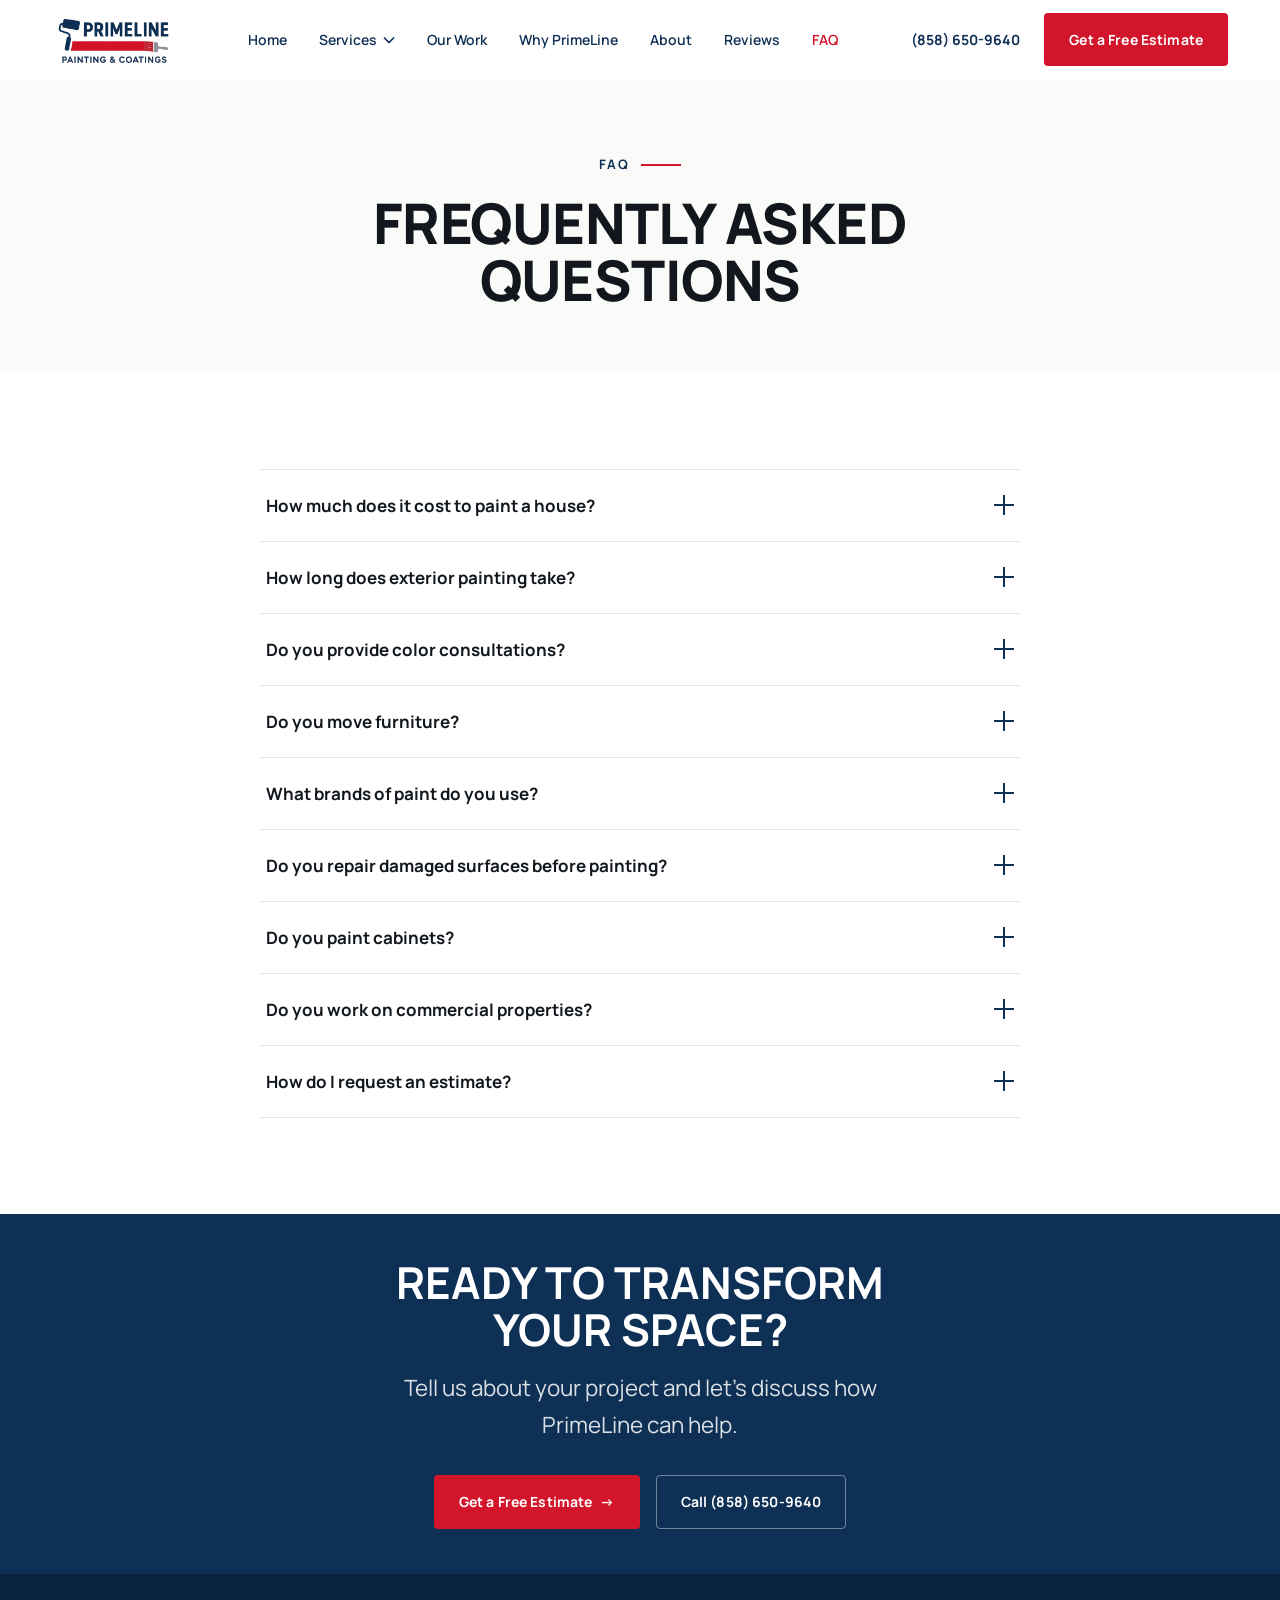
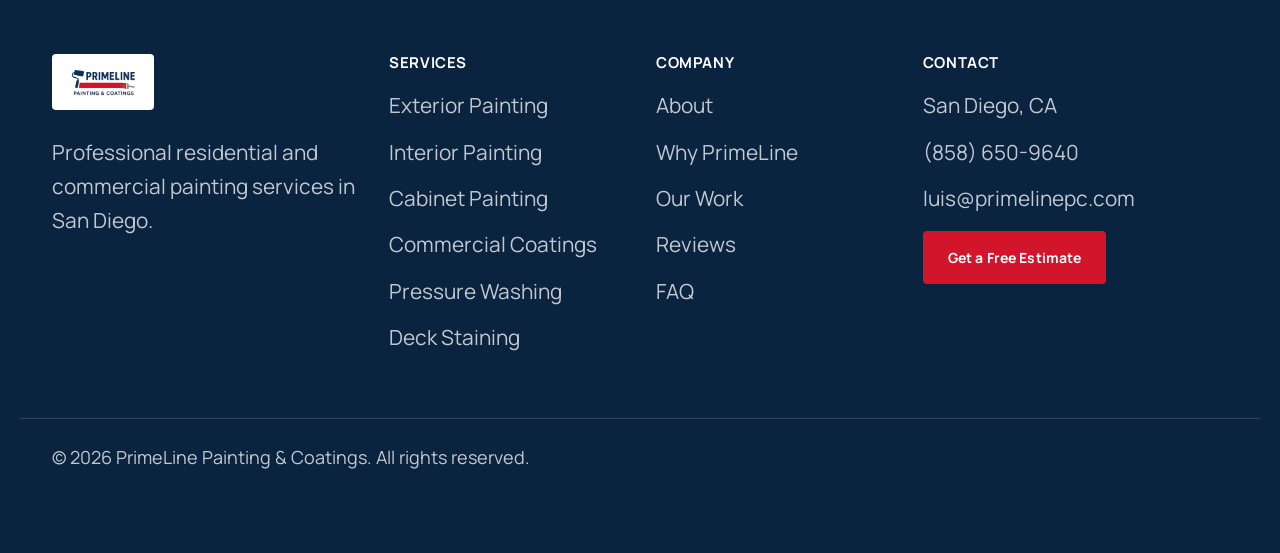
<file: faq.html>
<!DOCTYPE html>
<html lang="en">
<head>
<meta charset="UTF-8">
<meta name="viewport" content="width=device-width, initial-scale=1.0">
<title>FAQ | PrimeLine Painting & Coatings | San Diego</title>
<meta name="description" content="Answers to common questions about PrimeLine Painting & Coatings' residential and commercial painting services in San Diego.">
<link rel="canonical" href="https://ofreedo.github.io/primeline-v2/faq.html">
<link rel="icon" href="assets/images/favicon.png" type="image/png">
<link rel="apple-touch-icon" href="assets/images/favicon.png">
<meta property="og:title" content="FAQ | PrimeLine Painting & Coatings">
<meta property="og:description" content="Answers to common questions about PrimeLine Painting & Coatings' residential and commercial painting services in San Diego.">
<meta property="og:type" content="website">
<meta property="og:url" content="https://ofreedo.github.io/primeline-v2/faq.html">
<meta property="og:site_name" content="PrimeLine Painting & Coatings">
<meta property="og:image" content="https://ofreedo.github.io/primeline-v2/assets/images/logo.png">
<link rel="preconnect" href="https://fonts.googleapis.com">
<link rel="preconnect" href="https://fonts.gstatic.com" crossorigin>
<link href="https://fonts.googleapis.com/css2?family=Manrope:wght@400;500;600;700;800&display=swap" rel="stylesheet">
<link rel="stylesheet" href="css/tokens.css">
<link rel="stylesheet" href="css/base.css">
<link rel="stylesheet" href="css/components.css">
</head>
<body class="has-mobile-cta">
<a class="skip-link" href="#main">Skip to content</a>

<header class="site-header">
  <div class="container site-header__inner">
    <a href="index.html" class="site-header__logo" aria-label="PrimeLine Painting & Coatings home">
      <img src="assets/images/logo.png" alt="PrimeLine Painting & Coatings">
    </a>
    <nav class="site-nav" aria-label="Primary">
      <a href="index.html">Home</a>
      <div class="site-nav__item--dropdown">
        <a href="services.html" class="site-nav__trigger">
          Services
          <svg viewBox="0 0 12 8" fill="none" stroke="currentColor" stroke-width="1.6" aria-hidden="true"><path d="M1 1.5 6 6.5 11 1.5"/></svg>
        </a>
        <div class="site-nav__dropdown">
          <a href="services/exterior-painting.html">Exterior Painting</a>
          <a href="services/interior-painting.html">Interior Painting</a>
          <a href="services/cabinet-painting.html">Cabinet Painting</a>
          <a href="services/commercial-coatings.html">Commercial Coatings</a>
          <a href="services/pressure-washing.html">Pressure Washing</a>
          <a href="services/deck-staining.html">Deck Staining</a>
        </div>
      </div>
      <a href="our-work.html">Our Work</a>
      <a href="why-primeline.html">Why PrimeLine</a>
      <a href="about.html">About</a>
      <a href="reviews.html">Reviews</a>
      <a href="faq.html" class="is-active">FAQ</a>
    </nav>
    <div class="site-header__actions">
      <a href="tel:+18586509640" class="site-header__phone">(858) 650-9640</a>
      <a href="contact.html" class="btn btn--primary">Get a Free Estimate</a>
      <button class="nav-toggle" aria-label="Open menu" aria-expanded="false">
        <svg width="24" height="24" viewBox="0 0 24 24" fill="none" stroke="currentColor" stroke-width="2"><line x1="3" y1="6" x2="21" y2="6"/><line x1="3" y1="12" x2="21" y2="12"/><line x1="3" y1="18" x2="21" y2="18"/></svg>
      </button>
    </div>
  </div>
</header>

<div class="mobile-menu" id="mobile-menu">
  <a href="index.html">Home</a>
  <div class="mobile-menu__item--dropdown">
    <button class="mobile-menu__trigger" aria-expanded="false">
      Services
      <svg viewBox="0 0 12 8" fill="none" stroke="currentColor" stroke-width="1.6" aria-hidden="true"><path d="M1 1.5 6 6.5 11 1.5"/></svg>
    </button>
    <div class="mobile-menu__sublist">
      <a href="services.html">All Services</a>
      <a href="services/exterior-painting.html">Exterior Painting</a>
      <a href="services/interior-painting.html">Interior Painting</a>
      <a href="services/cabinet-painting.html">Cabinet Painting</a>
      <a href="services/commercial-coatings.html">Commercial Coatings</a>
      <a href="services/pressure-washing.html">Pressure Washing</a>
      <a href="services/deck-staining.html">Deck Staining</a>
    </div>
  </div>
  <a href="our-work.html">Our Work</a>
  <a href="why-primeline.html">Why PrimeLine</a>
  <a href="about.html">About</a>
  <a href="reviews.html">Reviews</a>
  <a href="faq.html">FAQ</a>
  <a href="contact.html" class="btn btn--primary">Get a Free Estimate</a>
  <a href="tel:+18586509640">(858) 650-9640</a>
</div>

<main id="main">

  <section class="section bg-warm-white" style="padding-block: var(--sp-64)">
    <div class="container" style="max-width: 720px; text-align:center; margin-inline:auto">
      <span class="eyebrow" style="justify-content:center">FAQ</span>
      <h1 style="margin-top: var(--sp-16)">FREQUENTLY ASKED QUESTIONS</h1>
    </div>
  </section>

  <section class="section bg-white">
    <div class="container">
      <div class="faq-list reveal" style="max-width:760px; margin-inline:auto">
        <div class="faq-item">
          <button class="faq-item__question" aria-expanded="false">How much does it cost to paint a house?<span class="faq-item__icon"></span></button>
          <div class="faq-item__answer"><p>Cost depends on the size of the property, the scope of work, and surface condition. We provide free, no-obligation estimates tailored to your specific project.</p></div>
        </div>
        <div class="faq-item">
          <button class="faq-item__question" aria-expanded="false">How long does exterior painting take?<span class="faq-item__icon"></span></button>
          <div class="faq-item__answer"><p>Timelines vary based on the size and condition of the property. We'll give you a specific timeline during your consultation.</p></div>
        </div>
        <div class="faq-item">
          <button class="faq-item__question" aria-expanded="false">Do you provide color consultations?<span class="faq-item__icon"></span></button>
          <div class="faq-item__answer"><p>Yes — free color consultation is included with our interior painting service.</p></div>
        </div>
        <div class="faq-item">
          <button class="faq-item__question" aria-expanded="false">Do you move furniture?<span class="faq-item__icon"></span></button>
          <div class="faq-item__answer"><p>We carefully protect and work around furniture and flooring as part of every interior project.</p></div>
        </div>
        <div class="faq-item">
          <button class="faq-item__question" aria-expanded="false">What brands of paint do you use?<span class="faq-item__icon"></span></button>
          <div class="faq-item__answer"><p>We use premium materials selected for durability and long-lasting results. We're happy to discuss specific products during your consultation.</p></div>
        </div>
        <div class="faq-item">
          <button class="faq-item__question" aria-expanded="false">Do you repair damaged surfaces before painting?<span class="faq-item__icon"></span></button>
          <div class="faq-item__answer"><p>Yes — surface repair and preparation are part of every painting project we take on.</p></div>
        </div>
        <div class="faq-item">
          <button class="faq-item__question" aria-expanded="false">Do you paint cabinets?<span class="faq-item__icon"></span></button>
          <div class="faq-item__answer"><p>Yes — cabinet painting for kitchens and bathrooms is one of our core services.</p></div>
        </div>
        <div class="faq-item">
          <button class="faq-item__question" aria-expanded="false">Do you work on commercial properties?<span class="faq-item__icon"></span></button>
          <div class="faq-item__answer"><p>Yes — commercial coatings for offices, retail, restaurants, and industrial facilities are a core part of our work, with flexible scheduling to minimize disruption.</p></div>
        </div>
        <div class="faq-item">
          <button class="faq-item__question" aria-expanded="false">How do I request an estimate?<span class="faq-item__icon"></span></button>
          <div class="faq-item__answer"><p>Use the Get a Free Estimate button anywhere on this site, or call us directly at (858) 650-9640.</p></div>
        </div>
      </div>
    </div>
  </section>

  <section class="cta-section bg-navy">
    <div class="container cta-section__content reveal">
      <h2>READY TO TRANSFORM YOUR SPACE?</h2>
      <p class="body-lg" style="margin-top:var(--sp-16)">Tell us about your project and let's discuss how PrimeLine can help.</p>
      <div class="btn-row">
        <a href="contact.html" class="btn btn--primary">Get a Free Estimate <span class="arrow">→</span></a>
        <a href="tel:+18586509640" class="btn btn--secondary">Call (858) 650-9640</a>
      </div>
    </div>
  </section>

</main>

<footer class="site-footer">
  <div class="container site-footer__grid">
    <div>
      <div class="site-footer__logo"><img src="assets/images/logo.png" alt="PrimeLine Painting & Coatings"></div>
      <p>Professional residential and commercial painting services in San Diego.</p>
    </div>
    <div>
      <h4>Services</h4>
      <ul>
        <li><a href="services/exterior-painting.html">Exterior Painting</a></li>
        <li><a href="services/interior-painting.html">Interior Painting</a></li>
        <li><a href="services/cabinet-painting.html">Cabinet Painting</a></li>
        <li><a href="services/commercial-coatings.html">Commercial Coatings</a></li>
        <li><a href="services/pressure-washing.html">Pressure Washing</a></li>
        <li><a href="services/deck-staining.html">Deck Staining</a></li>
      </ul>
    </div>
    <div>
      <h4>Company</h4>
      <ul>
        <li><a href="about.html">About</a></li>
        <li><a href="why-primeline.html">Why PrimeLine</a></li>
        <li><a href="our-work.html">Our Work</a></li>
        <li><a href="reviews.html">Reviews</a></li>
        <li><a href="faq.html">FAQ</a></li>
      </ul>
    </div>
    <div>
      <h4>Contact</h4>
      <ul>
        <li>San Diego, CA</li>
        <li><a href="tel:+18586509640">(858) 650-9640</a></li>
        <li><a href="mailto:luis@primelinepc.com">luis@primelinepc.com</a></li>
      </ul>
      <a href="contact.html" class="btn btn--primary" style="margin-top:var(--sp-16)">Get a Free Estimate</a>
    </div>
  </div>
  <div class="container site-footer__bottom">
    <span>&copy; 2026 PrimeLine Painting &amp; Coatings. All rights reserved.</span>
  </div>
</footer>

<div class="mobile-cta-bar">
  <a href="tel:+18586509640">Call</a>
  <a href="contact.html">Free Estimate</a>
</div>

<script src="js/main.js"></script>
</body>
</html>
</file>
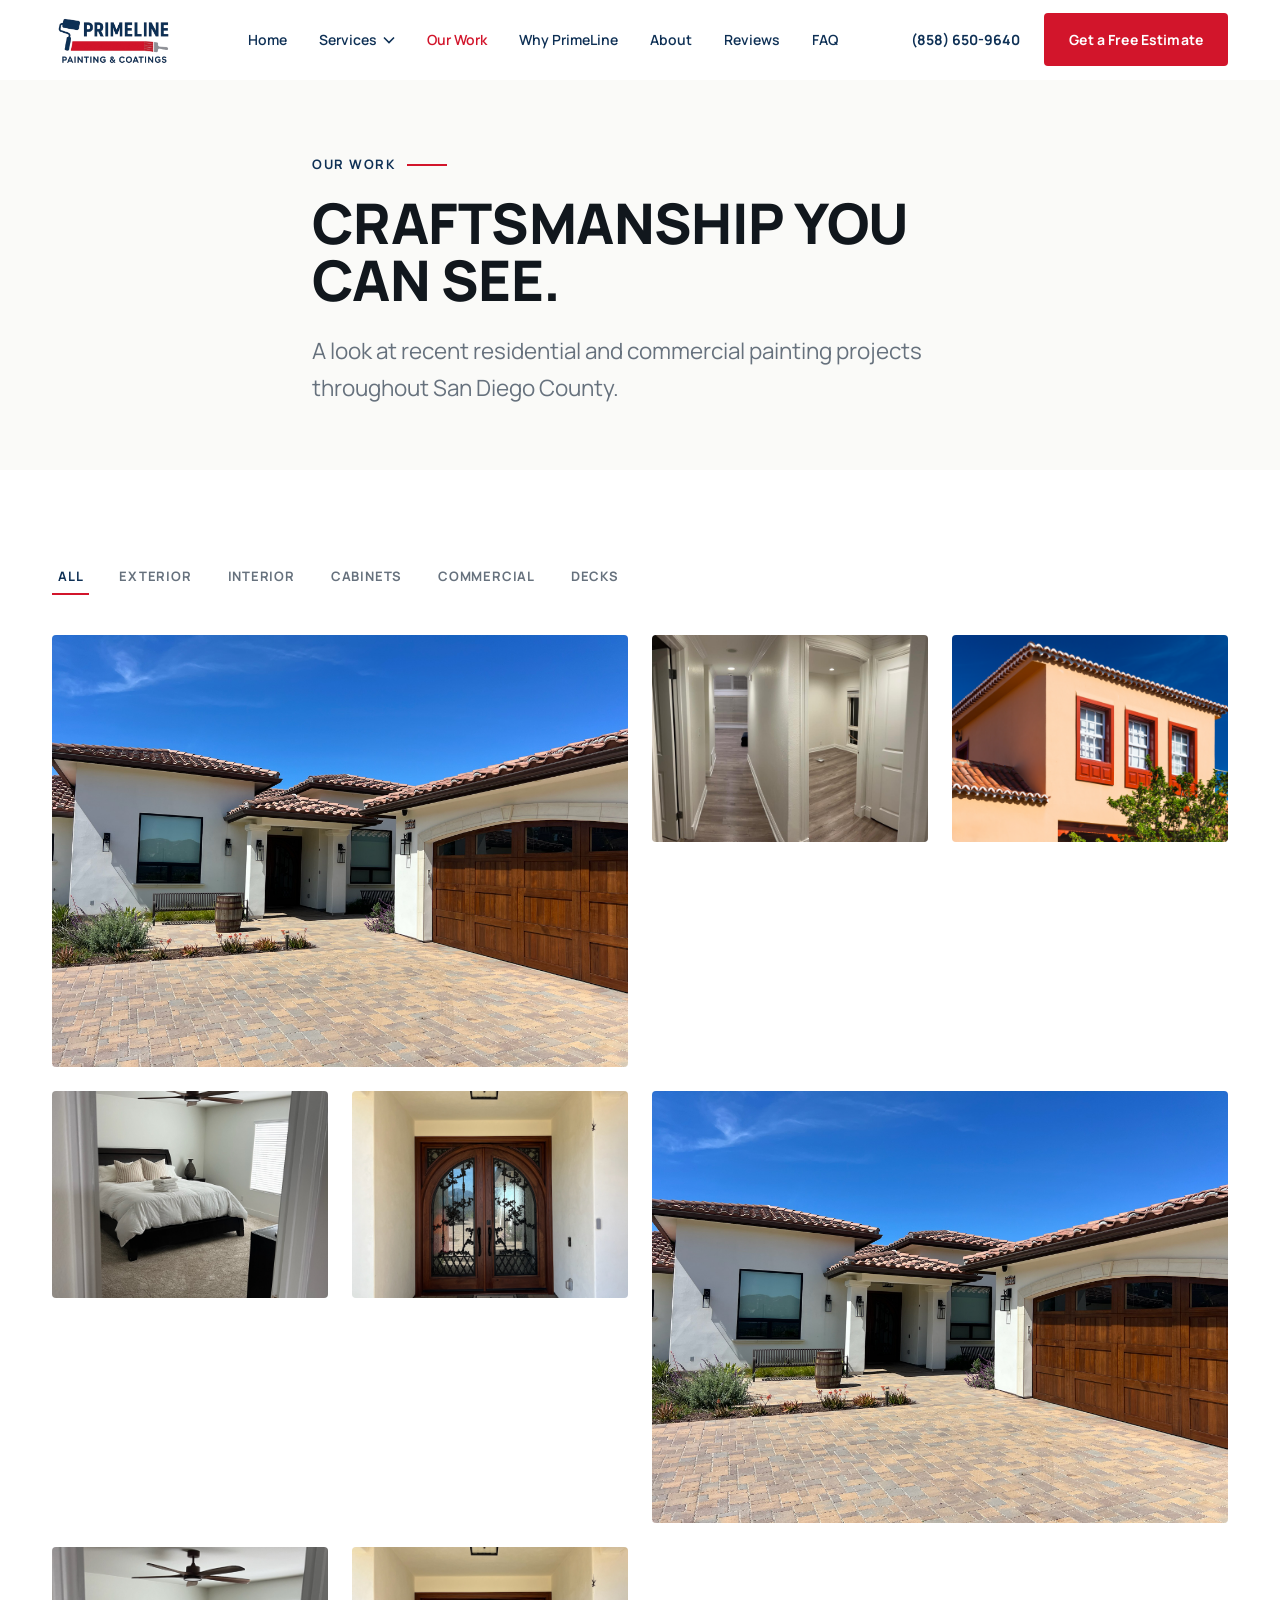
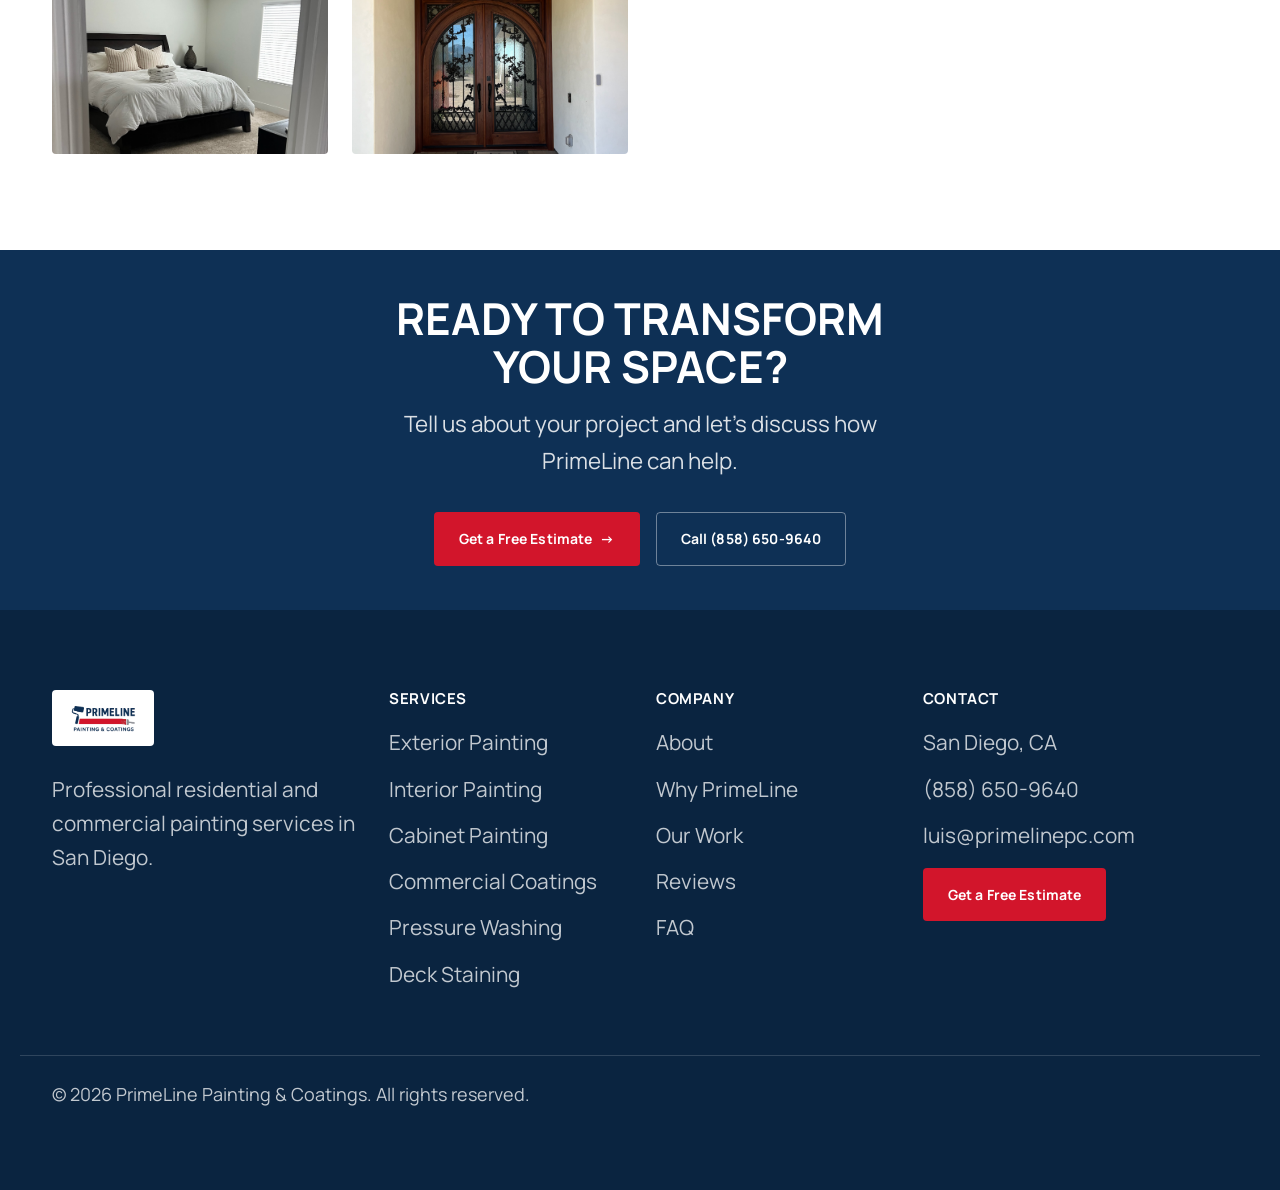
<file: our-work.html>
<!DOCTYPE html>
<html lang="en">
<head>
<meta charset="UTF-8">
<meta name="viewport" content="width=device-width, initial-scale=1.0">
<title>Our Work | PrimeLine Painting & Coatings | San Diego</title>
<meta name="description" content="See PrimeLine Painting & Coatings' recent residential and commercial painting projects throughout San Diego County.">
<link rel="canonical" href="https://ofreedo.github.io/primeline-v2/our-work.html">
<link rel="icon" href="assets/images/favicon.png" type="image/png">
<link rel="apple-touch-icon" href="assets/images/favicon.png">
<meta property="og:title" content="Our Work | PrimeLine Painting & Coatings">
<meta property="og:description" content="See PrimeLine Painting & Coatings' recent residential and commercial painting projects throughout San Diego County.">
<meta property="og:type" content="website">
<meta property="og:url" content="https://ofreedo.github.io/primeline-v2/our-work.html">
<meta property="og:site_name" content="PrimeLine Painting & Coatings">
<meta property="og:image" content="https://ofreedo.github.io/primeline-v2/assets/images/logo.png">
<link rel="preconnect" href="https://fonts.googleapis.com">
<link rel="preconnect" href="https://fonts.gstatic.com" crossorigin>
<link href="https://fonts.googleapis.com/css2?family=Manrope:wght@400;500;600;700;800&display=swap" rel="stylesheet">
<link rel="stylesheet" href="css/tokens.css">
<link rel="stylesheet" href="css/base.css">
<link rel="stylesheet" href="css/components.css">
</head>
<body class="has-mobile-cta">
<a class="skip-link" href="#main">Skip to content</a>

<header class="site-header">
  <div class="container site-header__inner">
    <a href="index.html" class="site-header__logo" aria-label="PrimeLine Painting & Coatings home">
      <img src="assets/images/logo.png" alt="PrimeLine Painting & Coatings">
    </a>
    <nav class="site-nav" aria-label="Primary">
      <a href="index.html">Home</a>
      <div class="site-nav__item--dropdown">
        <a href="services.html" class="site-nav__trigger">
          Services
          <svg viewBox="0 0 12 8" fill="none" stroke="currentColor" stroke-width="1.6" aria-hidden="true"><path d="M1 1.5 6 6.5 11 1.5"/></svg>
        </a>
        <div class="site-nav__dropdown">
          <a href="services/exterior-painting.html">Exterior Painting</a>
          <a href="services/interior-painting.html">Interior Painting</a>
          <a href="services/cabinet-painting.html">Cabinet Painting</a>
          <a href="services/commercial-coatings.html">Commercial Coatings</a>
          <a href="services/pressure-washing.html">Pressure Washing</a>
          <a href="services/deck-staining.html">Deck Staining</a>
        </div>
      </div>
      <a href="our-work.html" class="is-active">Our Work</a>
      <a href="why-primeline.html">Why PrimeLine</a>
      <a href="about.html">About</a>
      <a href="reviews.html">Reviews</a>
      <a href="faq.html">FAQ</a>
    </nav>
    <div class="site-header__actions">
      <a href="tel:+18586509640" class="site-header__phone">(858) 650-9640</a>
      <a href="contact.html" class="btn btn--primary">Get a Free Estimate</a>
      <button class="nav-toggle" aria-label="Open menu" aria-expanded="false">
        <svg width="24" height="24" viewBox="0 0 24 24" fill="none" stroke="currentColor" stroke-width="2"><line x1="3" y1="6" x2="21" y2="6"/><line x1="3" y1="12" x2="21" y2="12"/><line x1="3" y1="18" x2="21" y2="18"/></svg>
      </button>
    </div>
  </div>
</header>

<div class="mobile-menu" id="mobile-menu">
  <a href="index.html">Home</a>
  <div class="mobile-menu__item--dropdown">
    <button class="mobile-menu__trigger" aria-expanded="false">
      Services
      <svg viewBox="0 0 12 8" fill="none" stroke="currentColor" stroke-width="1.6" aria-hidden="true"><path d="M1 1.5 6 6.5 11 1.5"/></svg>
    </button>
    <div class="mobile-menu__sublist">
      <a href="services.html">All Services</a>
      <a href="services/exterior-painting.html">Exterior Painting</a>
      <a href="services/interior-painting.html">Interior Painting</a>
      <a href="services/cabinet-painting.html">Cabinet Painting</a>
      <a href="services/commercial-coatings.html">Commercial Coatings</a>
      <a href="services/pressure-washing.html">Pressure Washing</a>
      <a href="services/deck-staining.html">Deck Staining</a>
    </div>
  </div>
  <a href="our-work.html" class="is-active">Our Work</a>
  <a href="why-primeline.html">Why PrimeLine</a>
  <a href="about.html">About</a>
  <a href="reviews.html">Reviews</a>
  <a href="faq.html">FAQ</a>
  <a href="contact.html" class="btn btn--primary">Get a Free Estimate</a>
  <a href="tel:+18586509640">(858) 650-9640</a>
</div>

<main id="main">

  <section class="section bg-warm-white" style="padding-block: var(--sp-64)">
    <div class="container" style="max-width: 720px">
      <span class="eyebrow">Our Work</span>
      <h1 style="margin-top: var(--sp-16)">CRAFTSMANSHIP YOU CAN SEE.</h1>
      <p class="body-lg" style="margin-top: var(--sp-24); color: var(--pl-slate)">A look at recent residential and commercial painting projects throughout San Diego County.</p>
    </div>
  </section>

  <section class="section bg-white">
    <div class="container">
      <div class="gallery-filters" data-target="#work-gallery">
        <button class="is-active" data-filter="all">All</button>
        <button data-filter="exterior">Exterior</button>
        <button data-filter="interior">Interior</button>
        <button data-filter="cabinets">Cabinets</button>
        <button data-filter="commercial">Commercial</button>
        <button data-filter="decks">Decks</button>
      </div>
      <div class="gallery-grid" id="work-gallery">
        <a class="gallery-item gallery-item--wide" href="#" data-category="exterior"><img src="assets/images/hero-exterior.jpg" alt="Exterior painting project, San Diego" loading="lazy"></a>
        <a class="gallery-item" href="#" data-category="interior"><img src="assets/images/work-1.jpg" alt="Completed interior painting project" loading="lazy"></a>
        <a class="gallery-item" href="#" data-category="cabinets"><img src="assets/images/work-2.jpg" alt="Kitchen cabinet painting project" loading="lazy"></a>
        <a class="gallery-item" href="#" data-category="interior"><img src="assets/images/work-3.jpg" alt="Bedroom interior painting project" loading="lazy"></a>
        <a class="gallery-item" href="#" data-category="exterior"><img src="assets/images/work-4.jpg" alt="Entryway and trim painting detail" loading="lazy"></a>
        <a class="gallery-item gallery-item--wide" href="#" data-category="exterior"><img src="assets/images/work-5.jpg" alt="Exterior home painting project" loading="lazy"></a>
        <a class="gallery-item" href="#" data-category="cabinets"><img src="assets/images/why-kitchen.jpg" alt="Kitchen renovation and cabinet painting in progress" loading="lazy"></a>
        <a class="gallery-item" href="#" data-category="interior"><img src="assets/images/intro-entry.jpg" alt="Entryway painting and trim detail" loading="lazy"></a>
      </div>
    </div>
  </section>

  <section class="cta-section bg-navy">
    <div class="container cta-section__content reveal">
      <h2>READY TO TRANSFORM YOUR SPACE?</h2>
      <p class="body-lg" style="margin-top:var(--sp-16)">Tell us about your project and let's discuss how PrimeLine can help.</p>
      <div class="btn-row">
        <a href="contact.html" class="btn btn--primary">Get a Free Estimate <span class="arrow">→</span></a>
        <a href="tel:+18586509640" class="btn btn--secondary">Call (858) 650-9640</a>
      </div>
    </div>
  </section>

</main>

<footer class="site-footer">
  <div class="container site-footer__grid">
    <div>
      <div class="site-footer__logo"><img src="assets/images/logo.png" alt="PrimeLine Painting & Coatings"></div>
      <p>Professional residential and commercial painting services in San Diego.</p>
    </div>
    <div>
      <h4>Services</h4>
      <ul>
        <li><a href="services/exterior-painting.html">Exterior Painting</a></li>
        <li><a href="services/interior-painting.html">Interior Painting</a></li>
        <li><a href="services/cabinet-painting.html">Cabinet Painting</a></li>
        <li><a href="services/commercial-coatings.html">Commercial Coatings</a></li>
        <li><a href="services/pressure-washing.html">Pressure Washing</a></li>
        <li><a href="services/deck-staining.html">Deck Staining</a></li>
      </ul>
    </div>
    <div>
      <h4>Company</h4>
      <ul>
        <li><a href="about.html">About</a></li>
        <li><a href="why-primeline.html">Why PrimeLine</a></li>
        <li><a href="our-work.html">Our Work</a></li>
        <li><a href="reviews.html">Reviews</a></li>
        <li><a href="faq.html">FAQ</a></li>
      </ul>
    </div>
    <div>
      <h4>Contact</h4>
      <ul>
        <li>San Diego, CA</li>
        <li><a href="tel:+18586509640">(858) 650-9640</a></li>
        <li><a href="mailto:luis@primelinepc.com">luis@primelinepc.com</a></li>
      </ul>
      <a href="contact.html" class="btn btn--primary" style="margin-top:var(--sp-16)">Get a Free Estimate</a>
    </div>
  </div>
  <div class="container site-footer__bottom">
    <span>&copy; 2026 PrimeLine Painting &amp; Coatings. All rights reserved.</span>
  </div>
</footer>

<div class="mobile-cta-bar">
  <a href="tel:+18586509640">Call</a>
  <a href="contact.html">Free Estimate</a>
</div>

<script src="js/main.js"></script>
</body>
</html>
</file>
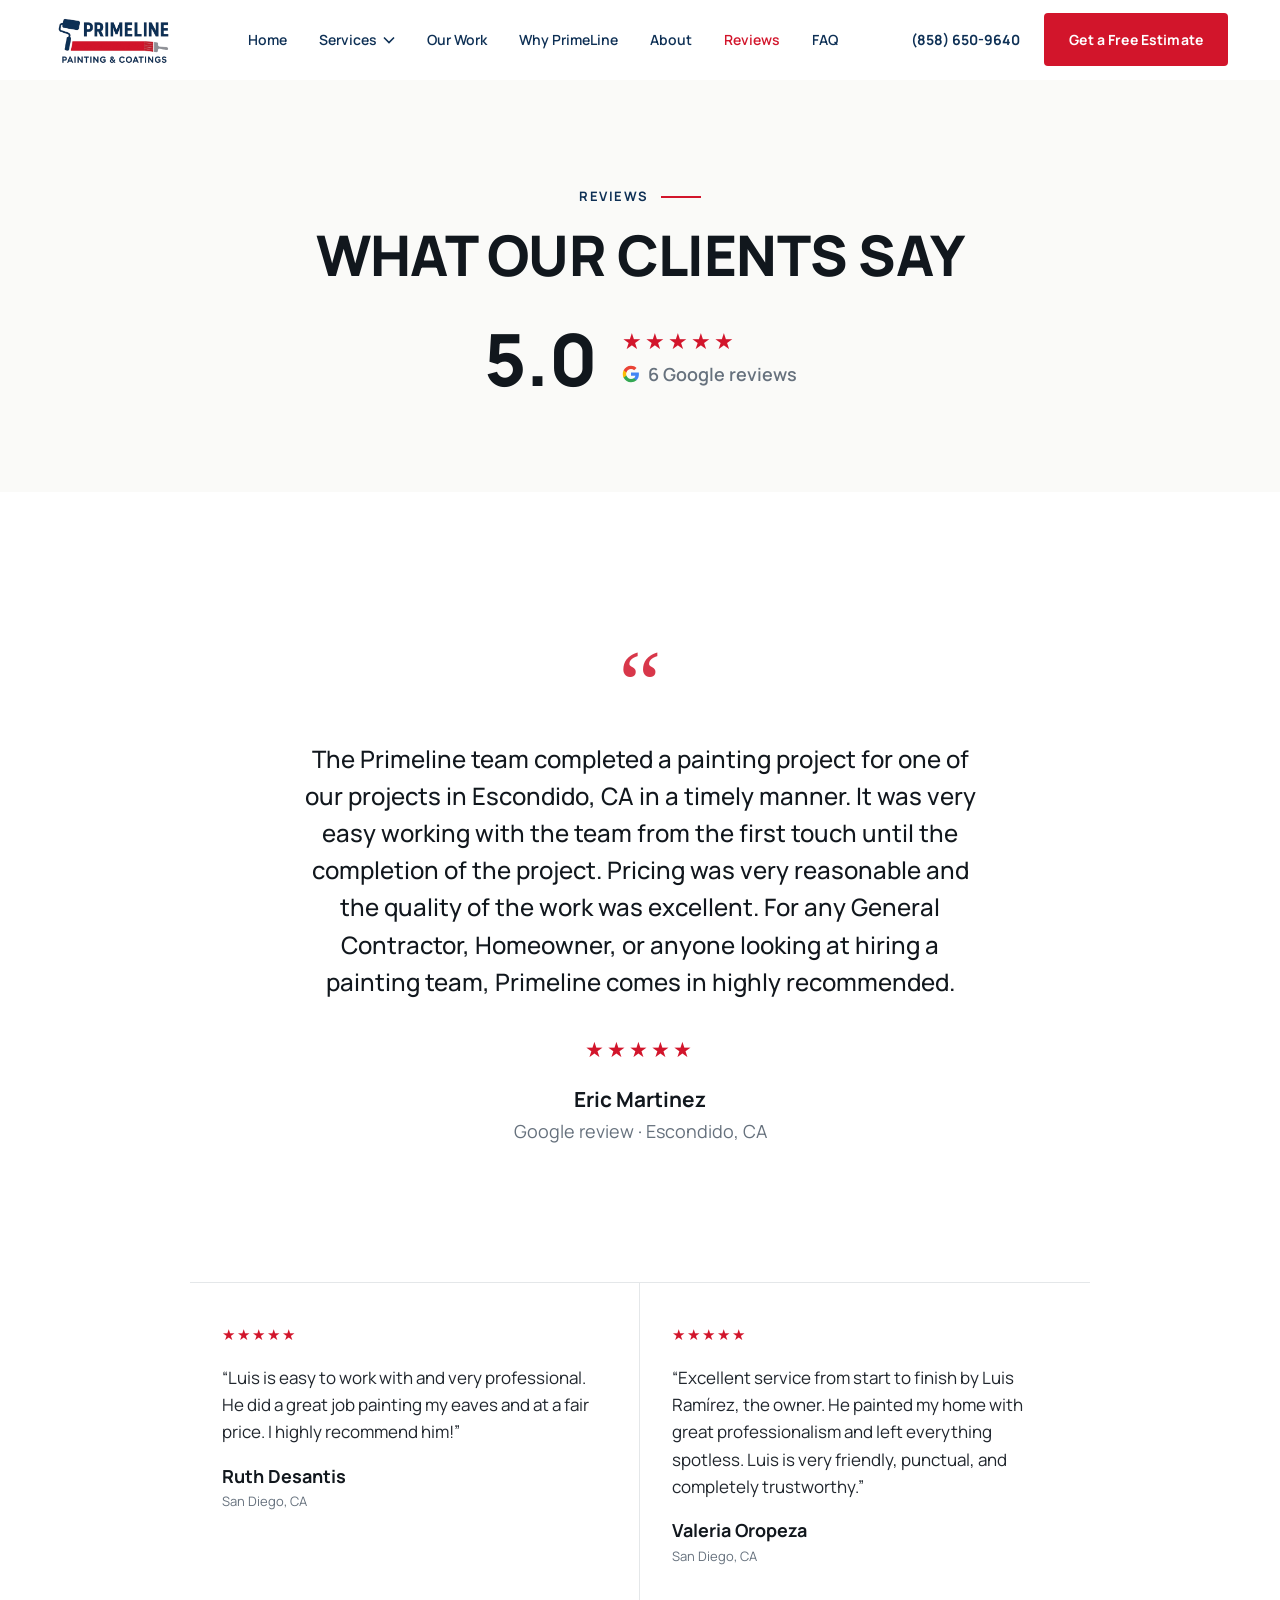
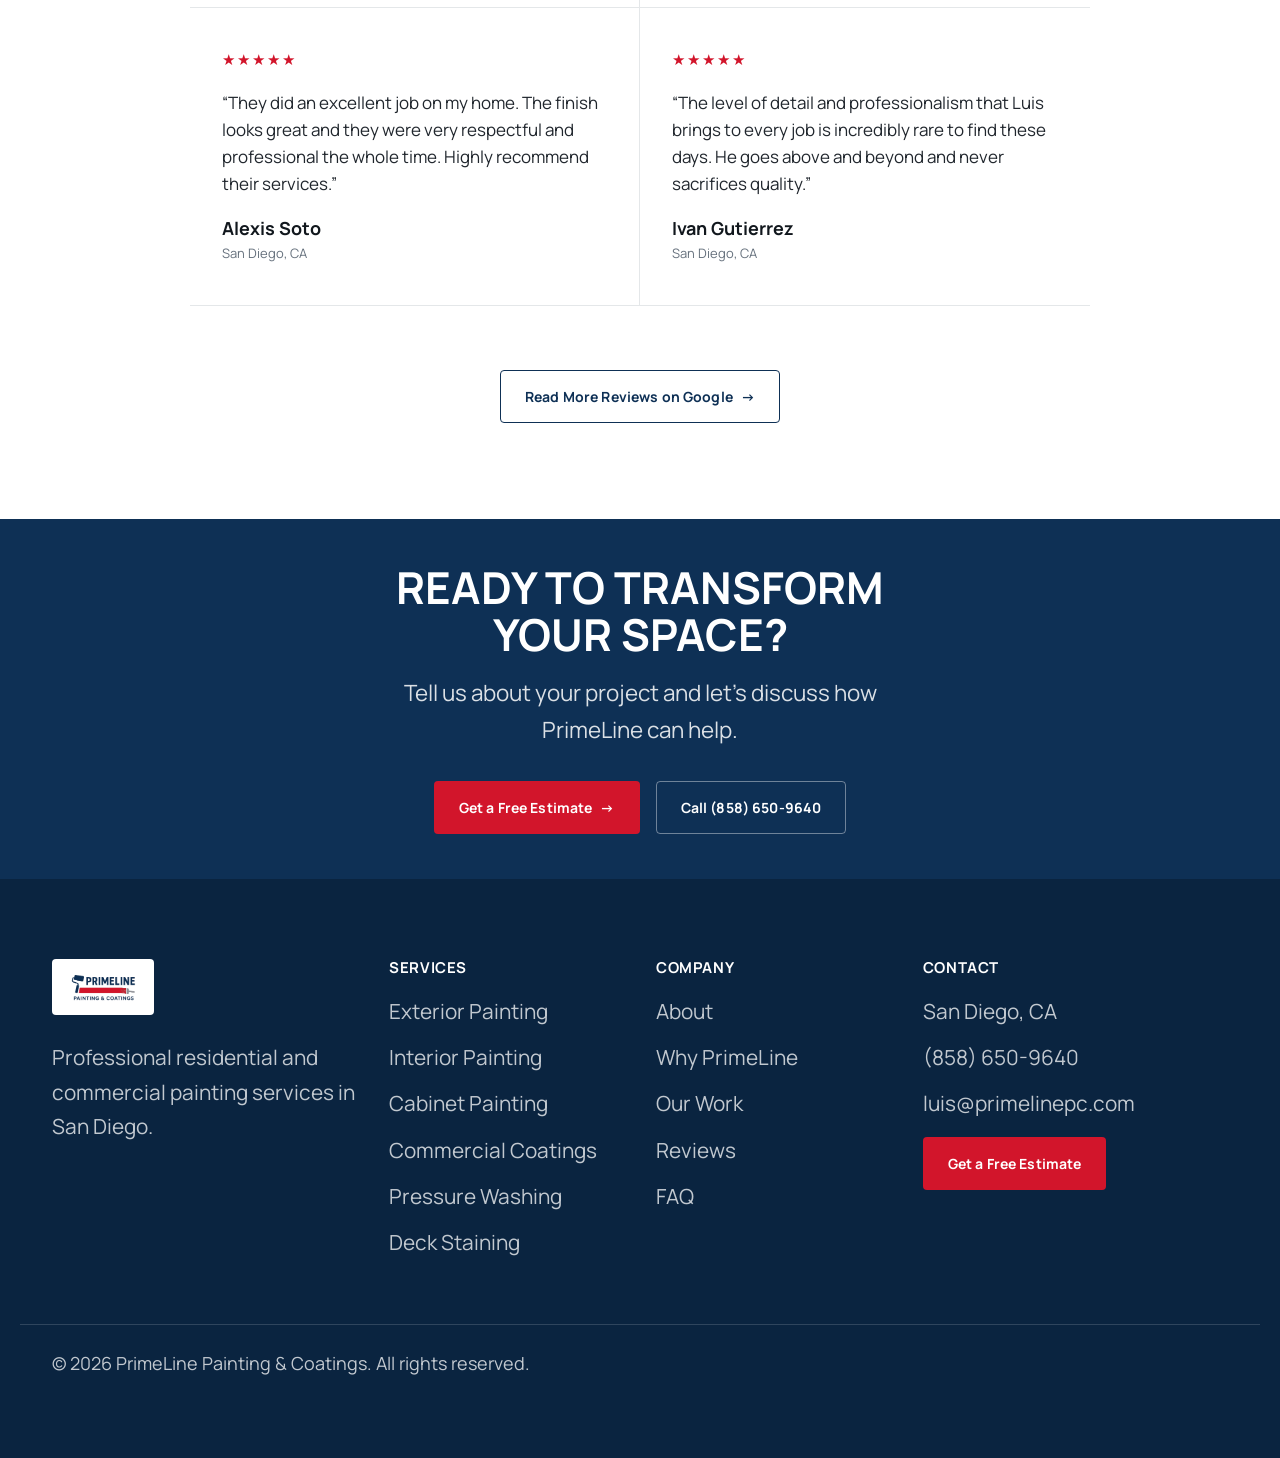
<file: reviews.html>
<!DOCTYPE html>
<html lang="en">
<head>
<meta charset="UTF-8">
<meta name="viewport" content="width=device-width, initial-scale=1.0">
<title>Reviews | PrimeLine Painting & Coatings | San Diego</title>
<meta name="description" content="Real Google reviews from PrimeLine Painting & Coatings customers in San Diego — 5.0 stars from verified clients.">
<link rel="canonical" href="https://ofreedo.github.io/primeline-v2/reviews.html">
<link rel="icon" href="assets/images/favicon.png" type="image/png">
<link rel="apple-touch-icon" href="assets/images/favicon.png">
<meta property="og:title" content="Reviews | PrimeLine Painting & Coatings">
<meta property="og:description" content="Real Google reviews from PrimeLine Painting & Coatings customers in San Diego — 5.0 stars from verified clients.">
<meta property="og:type" content="website">
<meta property="og:url" content="https://ofreedo.github.io/primeline-v2/reviews.html">
<meta property="og:site_name" content="PrimeLine Painting & Coatings">
<meta property="og:image" content="https://ofreedo.github.io/primeline-v2/assets/images/logo.png">
<link rel="preconnect" href="https://fonts.googleapis.com">
<link rel="preconnect" href="https://fonts.gstatic.com" crossorigin>
<link href="https://fonts.googleapis.com/css2?family=Manrope:wght@400;500;600;700;800&display=swap" rel="stylesheet">
<link rel="stylesheet" href="css/tokens.css">
<link rel="stylesheet" href="css/base.css">
<link rel="stylesheet" href="css/components.css">
<script type="application/ld+json">
{
  "@context": "https://schema.org",
  "@type": "LocalBusiness",
  "name": "PrimeLine Painting & Coatings",
  "aggregateRating": {
    "@type": "AggregateRating",
    "ratingValue": "5.0",
    "reviewCount": "6"
  }
}
</script>
</head>
<body class="has-mobile-cta">
<a class="skip-link" href="#main">Skip to content</a>

<header class="site-header">
  <div class="container site-header__inner">
    <a href="index.html" class="site-header__logo" aria-label="PrimeLine Painting & Coatings home">
      <img src="assets/images/logo.png" alt="PrimeLine Painting & Coatings">
    </a>
    <nav class="site-nav" aria-label="Primary">
      <a href="index.html">Home</a>
      <div class="site-nav__item--dropdown">
        <a href="services.html" class="site-nav__trigger">
          Services
          <svg viewBox="0 0 12 8" fill="none" stroke="currentColor" stroke-width="1.6" aria-hidden="true"><path d="M1 1.5 6 6.5 11 1.5"/></svg>
        </a>
        <div class="site-nav__dropdown">
          <a href="services/exterior-painting.html">Exterior Painting</a>
          <a href="services/interior-painting.html">Interior Painting</a>
          <a href="services/cabinet-painting.html">Cabinet Painting</a>
          <a href="services/commercial-coatings.html">Commercial Coatings</a>
          <a href="services/pressure-washing.html">Pressure Washing</a>
          <a href="services/deck-staining.html">Deck Staining</a>
        </div>
      </div>
      <a href="our-work.html">Our Work</a>
      <a href="why-primeline.html">Why PrimeLine</a>
      <a href="about.html">About</a>
      <a href="reviews.html" class="is-active">Reviews</a>
      <a href="faq.html">FAQ</a>
    </nav>
    <div class="site-header__actions">
      <a href="tel:+18586509640" class="site-header__phone">(858) 650-9640</a>
      <a href="contact.html" class="btn btn--primary">Get a Free Estimate</a>
      <button class="nav-toggle" aria-label="Open menu" aria-expanded="false">
        <svg width="24" height="24" viewBox="0 0 24 24" fill="none" stroke="currentColor" stroke-width="2"><line x1="3" y1="6" x2="21" y2="6"/><line x1="3" y1="12" x2="21" y2="12"/><line x1="3" y1="18" x2="21" y2="18"/></svg>
      </button>
    </div>
  </div>
</header>

<div class="mobile-menu" id="mobile-menu">
  <a href="index.html">Home</a>
  <div class="mobile-menu__item--dropdown">
    <button class="mobile-menu__trigger" aria-expanded="false">
      Services
      <svg viewBox="0 0 12 8" fill="none" stroke="currentColor" stroke-width="1.6" aria-hidden="true"><path d="M1 1.5 6 6.5 11 1.5"/></svg>
    </button>
    <div class="mobile-menu__sublist">
      <a href="services.html">All Services</a>
      <a href="services/exterior-painting.html">Exterior Painting</a>
      <a href="services/interior-painting.html">Interior Painting</a>
      <a href="services/cabinet-painting.html">Cabinet Painting</a>
      <a href="services/commercial-coatings.html">Commercial Coatings</a>
      <a href="services/pressure-washing.html">Pressure Washing</a>
      <a href="services/deck-staining.html">Deck Staining</a>
    </div>
  </div>
  <a href="our-work.html">Our Work</a>
  <a href="why-primeline.html">Why PrimeLine</a>
  <a href="about.html">About</a>
  <a href="reviews.html">Reviews</a>
  <a href="faq.html">FAQ</a>
  <a href="contact.html" class="btn btn--primary">Get a Free Estimate</a>
  <a href="tel:+18586509640">(858) 650-9640</a>
</div>

<main id="main">

  <!-- RATING HERO -->
  <section class="section bg-warm-white reviews-hero" style="padding-block: var(--sp-96); text-align:center">
    <div class="container" style="max-width: 780px; margin-inline:auto">
      <span class="eyebrow" style="justify-content:center">Reviews</span>
      <h1 style="margin-top: var(--sp-16)">WHAT OUR CLIENTS&nbsp;SAY</h1>
      <div class="reviews-rating reveal">
        <span class="reviews-rating__score">5.0</span>
        <div class="reviews-rating__detail">
          <div class="reviews-rating__stars">★★★★★</div>
          <div class="reviews-rating__label">
            <svg class="reviews-rating__google-mark" viewBox="0 0 48 48" xmlns="http://www.w3.org/2000/svg" aria-hidden="true">
              <path fill="#4285F4" d="M45.12 24.5c0-1.56-.14-3.06-.4-4.5H24v8.51h11.84c-.51 2.75-2.06 5.08-4.39 6.64v5.52h7.11c4.16-3.83 6.56-9.47 6.56-16.17z"/>
              <path fill="#34A853" d="M24 46c5.94 0 10.92-1.97 14.56-5.33l-7.11-5.52c-1.97 1.32-4.49 2.1-7.45 2.1-5.73 0-10.58-3.87-12.31-9.07H4.34v5.7C7.96 41.07 15.4 46 24 46z"/>
              <path fill="#FBBC05" d="M11.69 28.18C11.25 26.86 11 25.45 11 24s.25-2.86.69-4.18v-5.7H4.34C2.85 17.09 2 20.45 2 24s.85 6.91 2.34 9.88l7.35-5.7z"/>
              <path fill="#EA4335" d="M24 10.75c3.23 0 6.13 1.11 8.41 3.29l6.31-6.31C34.91 4.18 29.93 2 24 2 15.4 2 7.96 6.93 4.34 14.12l7.35 5.7c1.73-5.2 6.58-9.07 12.31-9.07z"/>
            </svg>
            <span>6 Google reviews</span>
          </div>
        </div>
      </div>
    </div>
  </section>

  <!-- FEATURED REVIEW -->
  <section class="section bg-white">
    <div class="container">
      <div class="reviews-featured reveal">
        <span class="reviews-featured__mark" aria-hidden="true">&ldquo;</span>
        <p class="reviews-featured__quote">The Primeline team completed a painting project for one of our projects in Escondido, CA in a timely manner. It was very easy working with the team from the first touch until the completion of the project. Pricing was very reasonable and the quality of the work was excellent. For any General Contractor, Homeowner, or anyone looking at hiring a painting team, Primeline comes in highly recommended.</p>
        <div class="reviews-featured__stars">★★★★★</div>
        <div class="reviews-featured__name">Eric Martinez</div>
        <div class="reviews-featured__meta">Google review &middot; Escondido, CA</div>
      </div>

      <div class="reviews-list">
        <div class="reviews-list__item reveal">
          <div class="reviews-list__stars">★★★★★</div>
          <p class="reviews-list__quote">&ldquo;Luis is easy to work with and very professional. He did a great job painting my eaves and at a fair price. I highly recommend him!&rdquo;</p>
          <div class="reviews-list__name">Ruth Desantis</div>
          <div class="reviews-list__meta">San Diego, CA</div>
        </div>
        <div class="reviews-list__item reveal">
          <div class="reviews-list__stars">★★★★★</div>
          <p class="reviews-list__quote">&ldquo;Excellent service from start to finish by Luis Ramírez, the owner. He painted my home with great professionalism and left everything spotless. Luis is very friendly, punctual, and completely trustworthy.&rdquo;</p>
          <div class="reviews-list__name">Valeria Oropeza</div>
          <div class="reviews-list__meta">San Diego, CA</div>
        </div>
        <div class="reviews-list__item reveal">
          <div class="reviews-list__stars">★★★★★</div>
          <p class="reviews-list__quote">&ldquo;They did an excellent job on my home. The finish looks great and they were very respectful and professional the whole time. Highly recommend their services.&rdquo;</p>
          <div class="reviews-list__name">Alexis Soto</div>
          <div class="reviews-list__meta">San Diego, CA</div>
        </div>
        <div class="reviews-list__item reveal">
          <div class="reviews-list__stars">★★★★★</div>
          <p class="reviews-list__quote">&ldquo;The level of detail and professionalism that Luis brings to every job is incredibly rare to find these days. He goes above and beyond and never sacrifices quality.&rdquo;</p>
          <div class="reviews-list__name">Ivan Gutierrez</div>
          <div class="reviews-list__meta">San Diego, CA</div>
        </div>
      </div>

      <div style="text-align:center; margin-top:var(--sp-64)">
        <a href="https://www.google.com/maps/search/PrimeLine+Painting+%26+Coatings+San+Diego" class="btn btn--secondary" target="_blank" rel="noopener">Read More Reviews on Google <span class="arrow">→</span></a>
      </div>
    </div>
  </section>

  <section class="cta-section bg-navy">
    <div class="container cta-section__content reveal">
      <h2>READY TO TRANSFORM YOUR SPACE?</h2>
      <p class="body-lg" style="margin-top:var(--sp-16)">Tell us about your project and let's discuss how PrimeLine can help.</p>
      <div class="btn-row">
        <a href="contact.html" class="btn btn--primary">Get a Free Estimate <span class="arrow">→</span></a>
        <a href="tel:+18586509640" class="btn btn--secondary">Call (858) 650-9640</a>
      </div>
    </div>
  </section>

</main>

<footer class="site-footer">
  <div class="container site-footer__grid">
    <div>
      <div class="site-footer__logo"><img src="assets/images/logo.png" alt="PrimeLine Painting & Coatings"></div>
      <p>Professional residential and commercial painting services in San Diego.</p>
    </div>
    <div>
      <h4>Services</h4>
      <ul>
        <li><a href="services/exterior-painting.html">Exterior Painting</a></li>
        <li><a href="services/interior-painting.html">Interior Painting</a></li>
        <li><a href="services/cabinet-painting.html">Cabinet Painting</a></li>
        <li><a href="services/commercial-coatings.html">Commercial Coatings</a></li>
        <li><a href="services/pressure-washing.html">Pressure Washing</a></li>
        <li><a href="services/deck-staining.html">Deck Staining</a></li>
      </ul>
    </div>
    <div>
      <h4>Company</h4>
      <ul>
        <li><a href="about.html">About</a></li>
        <li><a href="why-primeline.html">Why PrimeLine</a></li>
        <li><a href="our-work.html">Our Work</a></li>
        <li><a href="reviews.html">Reviews</a></li>
        <li><a href="faq.html">FAQ</a></li>
      </ul>
    </div>
    <div>
      <h4>Contact</h4>
      <ul>
        <li>San Diego, CA</li>
        <li><a href="tel:+18586509640">(858) 650-9640</a></li>
        <li><a href="mailto:luis@primelinepc.com">luis@primelinepc.com</a></li>
      </ul>
      <a href="contact.html" class="btn btn--primary" style="margin-top:var(--sp-16)">Get a Free Estimate</a>
    </div>
  </div>
  <div class="container site-footer__bottom">
    <span>&copy; 2026 PrimeLine Painting &amp; Coatings. All rights reserved.</span>
  </div>
</footer>

<div class="mobile-cta-bar">
  <a href="tel:+18586509640">Call</a>
  <a href="contact.html">Free Estimate</a>
</div>

<script src="js/main.js"></script>
</body>
</html>
</file>
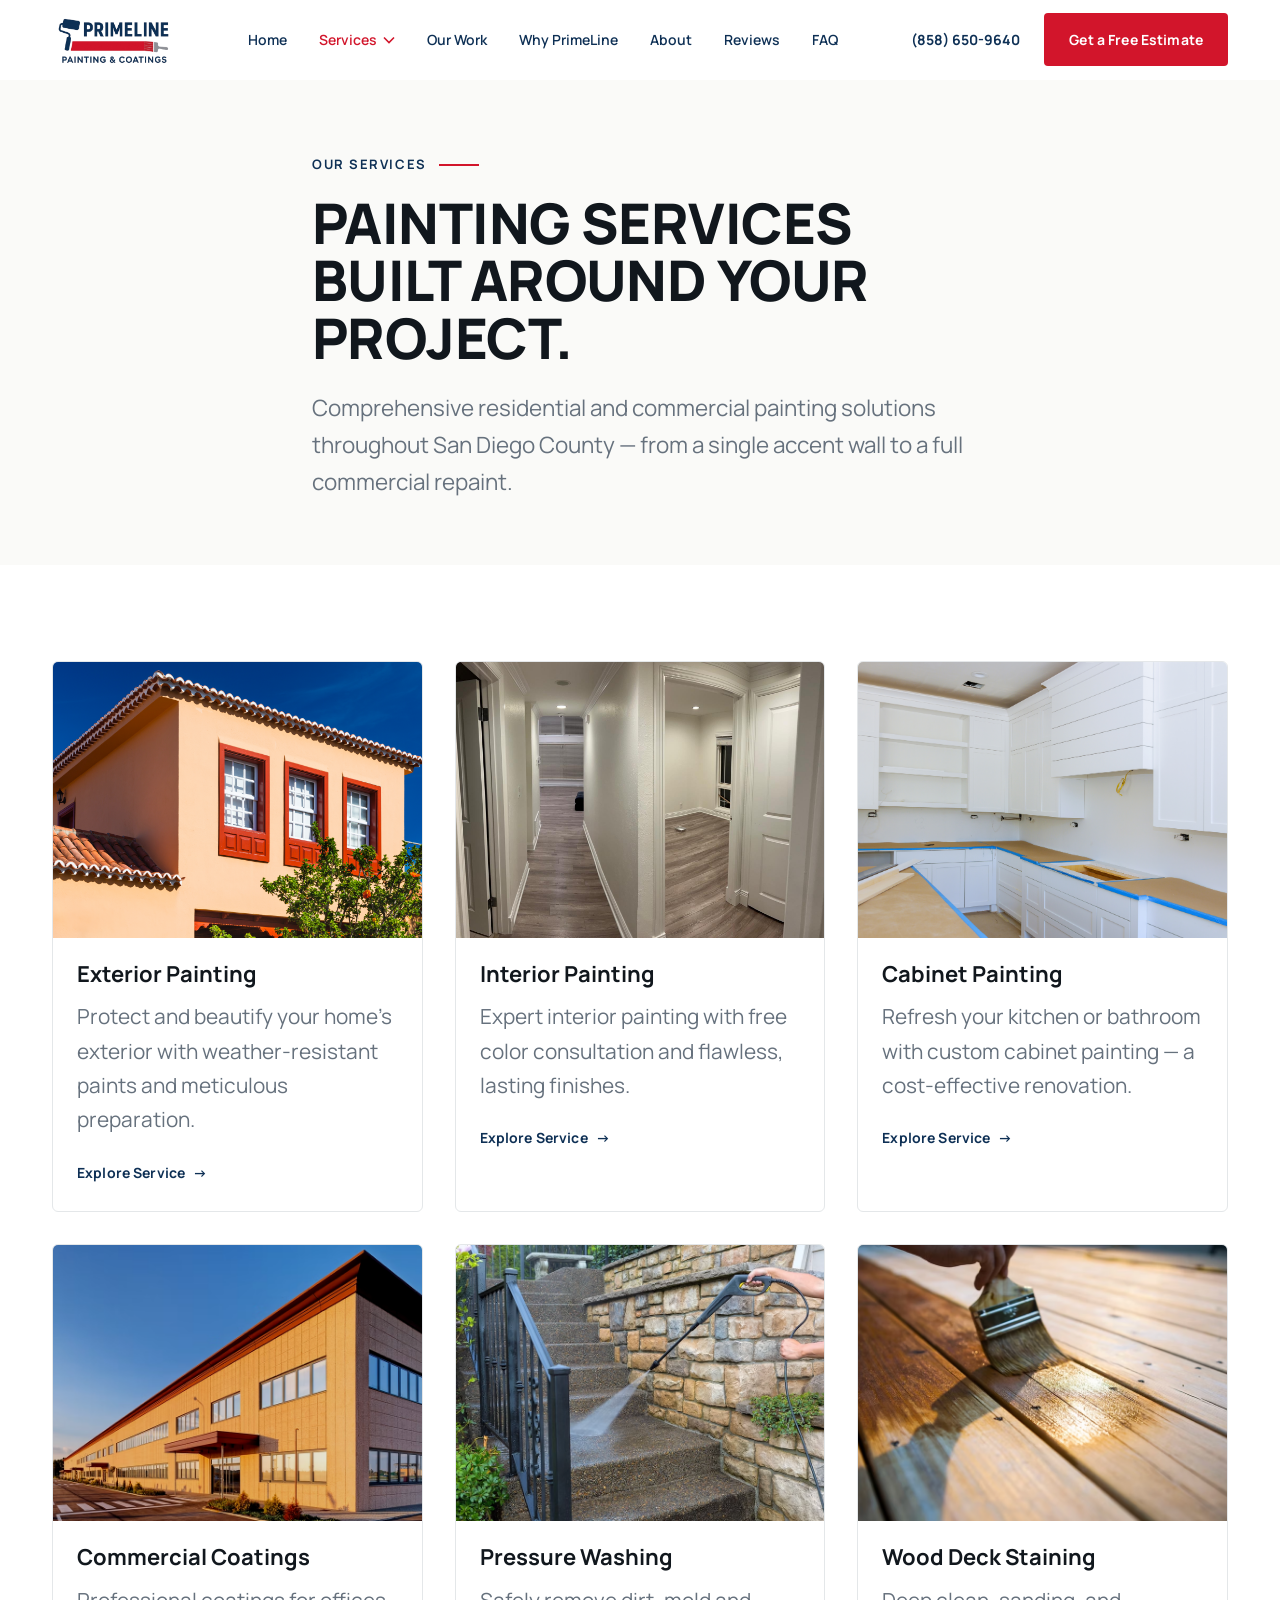
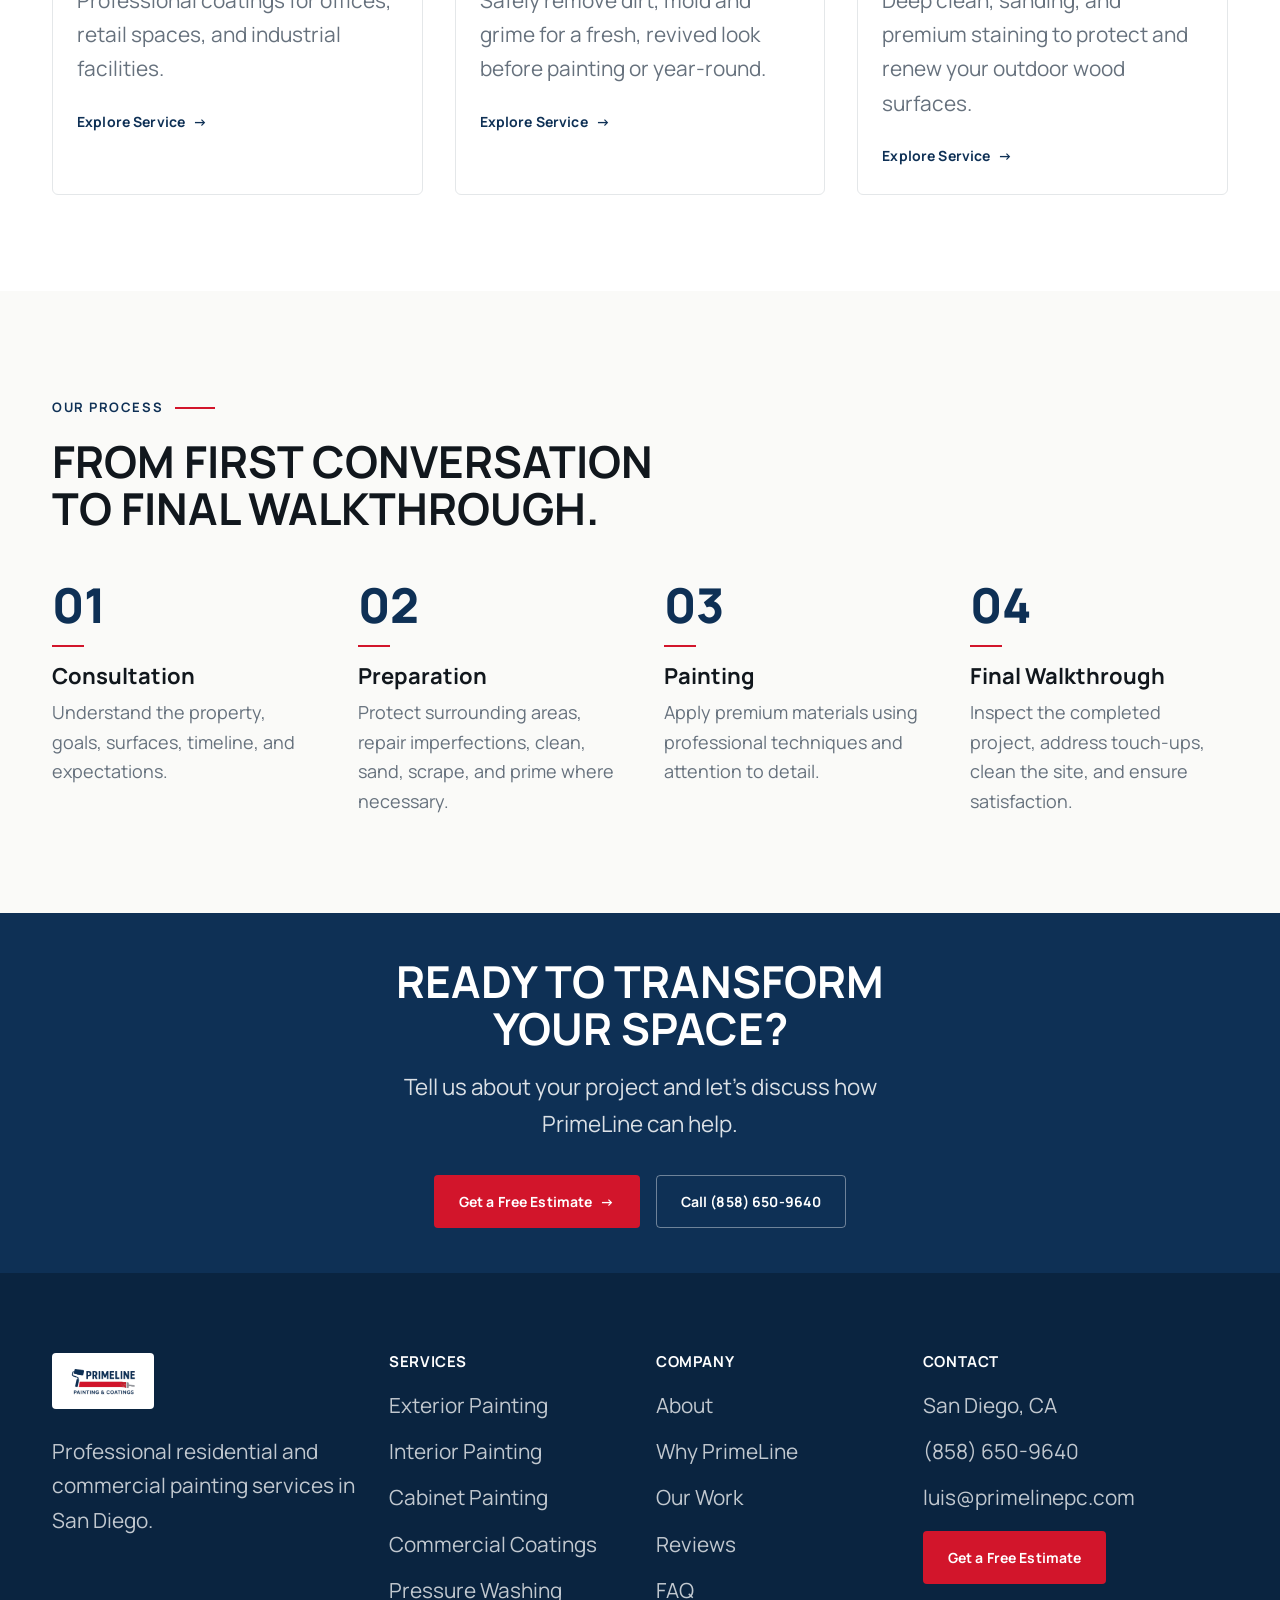
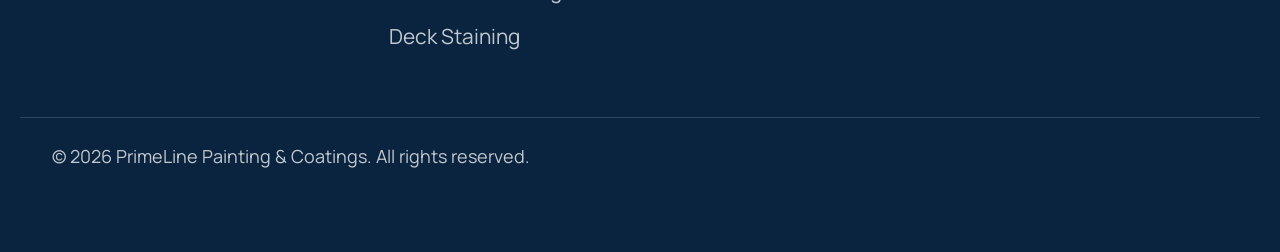
<file: services.html>
<!DOCTYPE html>
<html lang="en">
<head>
<meta charset="UTF-8">
<meta name="viewport" content="width=device-width, initial-scale=1.0">
<title>Painting Services | PrimeLine Painting & Coatings | San Diego</title>
<meta name="description" content="Exterior, interior, cabinet, and commercial painting, pressure washing, and deck staining — professional painting services throughout San Diego County.">
<link rel="canonical" href="https://ofreedo.github.io/primeline-v2/services.html">
<link rel="icon" href="assets/images/favicon.png" type="image/png">
<link rel="apple-touch-icon" href="assets/images/favicon.png">
<meta property="og:title" content="Painting Services | PrimeLine Painting & Coatings">
<meta property="og:description" content="Exterior, interior, cabinet, and commercial painting, pressure washing, and deck staining throughout San Diego County.">
<meta property="og:type" content="website">
<meta property="og:url" content="https://ofreedo.github.io/primeline-v2/services.html">
<meta property="og:site_name" content="PrimeLine Painting & Coatings">
<meta property="og:image" content="https://ofreedo.github.io/primeline-v2/assets/images/logo.png">
<link rel="preconnect" href="https://fonts.googleapis.com">
<link rel="preconnect" href="https://fonts.gstatic.com" crossorigin>
<link href="https://fonts.googleapis.com/css2?family=Manrope:wght@400;500;600;700;800&display=swap" rel="stylesheet">
<link rel="stylesheet" href="css/tokens.css">
<link rel="stylesheet" href="css/base.css">
<link rel="stylesheet" href="css/components.css">
</head>
<body class="has-mobile-cta">
<a class="skip-link" href="#main">Skip to content</a>

<header class="site-header">
  <div class="container site-header__inner">
    <a href="index.html" class="site-header__logo" aria-label="PrimeLine Painting & Coatings home">
      <img src="assets/images/logo.png" alt="PrimeLine Painting & Coatings">
    </a>
    <nav class="site-nav" aria-label="Primary">
      <a href="index.html">Home</a>
      <div class="site-nav__item--dropdown">
        <a href="services.html" class="site-nav__trigger is-active">
          Services
          <svg viewBox="0 0 12 8" fill="none" stroke="currentColor" stroke-width="1.6" aria-hidden="true"><path d="M1 1.5 6 6.5 11 1.5"/></svg>
        </a>
        <div class="site-nav__dropdown">
          <a href="services/exterior-painting.html">Exterior Painting</a>
          <a href="services/interior-painting.html">Interior Painting</a>
          <a href="services/cabinet-painting.html">Cabinet Painting</a>
          <a href="services/commercial-coatings.html">Commercial Coatings</a>
          <a href="services/pressure-washing.html">Pressure Washing</a>
          <a href="services/deck-staining.html">Deck Staining</a>
        </div>
      </div>
      <a href="our-work.html">Our Work</a>
      <a href="why-primeline.html">Why PrimeLine</a>
      <a href="about.html">About</a>
      <a href="reviews.html">Reviews</a>
      <a href="faq.html">FAQ</a>
    </nav>
    <div class="site-header__actions">
      <a href="tel:+18586509640" class="site-header__phone">(858) 650-9640</a>
      <a href="contact.html" class="btn btn--primary">Get a Free Estimate</a>
      <button class="nav-toggle" aria-label="Open menu" aria-expanded="false">
        <svg width="24" height="24" viewBox="0 0 24 24" fill="none" stroke="currentColor" stroke-width="2"><line x1="3" y1="6" x2="21" y2="6"/><line x1="3" y1="12" x2="21" y2="12"/><line x1="3" y1="18" x2="21" y2="18"/></svg>
      </button>
    </div>
  </div>
</header>

<div class="mobile-menu" id="mobile-menu">
  <a href="index.html">Home</a>
  <div class="mobile-menu__item--dropdown">
    <button class="mobile-menu__trigger" aria-expanded="false">
      Services
      <svg viewBox="0 0 12 8" fill="none" stroke="currentColor" stroke-width="1.6" aria-hidden="true"><path d="M1 1.5 6 6.5 11 1.5"/></svg>
    </button>
    <div class="mobile-menu__sublist">
      <a href="services.html">All Services</a>
      <a href="services/exterior-painting.html">Exterior Painting</a>
      <a href="services/interior-painting.html">Interior Painting</a>
      <a href="services/cabinet-painting.html">Cabinet Painting</a>
      <a href="services/commercial-coatings.html">Commercial Coatings</a>
      <a href="services/pressure-washing.html">Pressure Washing</a>
      <a href="services/deck-staining.html">Deck Staining</a>
    </div>
  </div>
  <a href="our-work.html">Our Work</a>
  <a href="why-primeline.html">Why PrimeLine</a>
  <a href="about.html">About</a>
  <a href="reviews.html">Reviews</a>
  <a href="faq.html">FAQ</a>
  <a href="contact.html" class="btn btn--primary">Get a Free Estimate</a>
  <a href="tel:+18586509640">(858) 650-9640</a>
</div>

<main id="main">

  <!-- PAGE HERO -->
  <section class="section bg-warm-white" style="padding-block: var(--sp-64)">
    <div class="container" style="max-width: 720px">
      <span class="eyebrow">Our Services</span>
      <h1 style="margin-top: var(--sp-16)">PAINTING SERVICES BUILT AROUND YOUR PROJECT.</h1>
      <p class="body-lg" style="margin-top: var(--sp-24); color: var(--pl-slate)">Comprehensive residential and commercial painting solutions throughout San Diego County — from a single accent wall to a full commercial repaint.</p>
    </div>
  </section>

  <!-- SERVICES GRID -->
  <section class="section bg-white">
    <div class="container">
      <div class="card-grid">
        <article class="service-card reveal">
          <div class="service-card__image"><img src="assets/images/service-cabinets.jpg" alt="Exterior painting project on a San Diego home" loading="lazy"></div>
          <div class="service-card__body">
            <h3>Exterior Painting</h3>
            <p>Protect and beautify your home's exterior with weather-resistant paints and meticulous preparation.</p>
            <a href="services/exterior-painting.html" class="btn btn--tertiary">Explore Service <span class="arrow">→</span></a>
          </div>
        </article>
        <article class="service-card reveal">
          <div class="service-card__image"><img src="assets/images/service-interior.jpg" alt="Freshly painted interior hallway and living space" loading="lazy"></div>
          <div class="service-card__body">
            <h3>Interior Painting</h3>
            <p>Expert interior painting with free color consultation and flawless, lasting finishes.</p>
            <a href="services/interior-painting.html" class="btn btn--tertiary">Explore Service <span class="arrow">→</span></a>
          </div>
        </article>
        <article class="service-card reveal">
          <div class="service-card__image"><img src="assets/images/service-exterior.jpg" alt="Cabinet painting and kitchen refinishing project" loading="lazy"></div>
          <div class="service-card__body">
            <h3>Cabinet Painting</h3>
            <p>Refresh your kitchen or bathroom with custom cabinet painting — a cost-effective renovation.</p>
            <a href="services/cabinet-painting.html" class="btn btn--tertiary">Explore Service <span class="arrow">→</span></a>
          </div>
        </article>
        <article class="service-card reveal">
          <div class="service-card__image"><img src="assets/images/service-commercial.png" alt="Commercial coatings project for a San Diego business" loading="lazy"></div>
          <div class="service-card__body">
            <h3>Commercial Coatings</h3>
            <p>Professional coatings for offices, retail spaces, and industrial facilities.</p>
            <a href="services/commercial-coatings.html" class="btn btn--tertiary">Explore Service <span class="arrow">→</span></a>
          </div>
        </article>
        <article class="service-card reveal">
          <div class="service-card__image"><img src="assets/images/service-pressure-washing.png" alt="Pressure washing exterior surfaces" loading="lazy"></div>
          <div class="service-card__body">
            <h3>Pressure Washing</h3>
            <p>Safely remove dirt, mold and grime for a fresh, revived look before painting or year-round.</p>
            <a href="services/pressure-washing.html" class="btn btn--tertiary">Explore Service <span class="arrow">→</span></a>
          </div>
        </article>
        <article class="service-card reveal">
          <div class="service-card__image"><img src="assets/images/service-deck.png" alt="Wood deck staining in progress" loading="lazy"></div>
          <div class="service-card__body">
            <h3>Wood Deck Staining</h3>
            <p>Deep clean, sanding, and premium staining to protect and renew your outdoor wood surfaces.</p>
            <a href="services/deck-staining.html" class="btn btn--tertiary">Explore Service <span class="arrow">→</span></a>
          </div>
        </article>
      </div>
    </div>
  </section>

  <!-- PROCESS -->
  <section class="section bg-warm-white">
    <div class="container">
      <div class="reveal" style="max-width:640px; margin-bottom:var(--sp-48)">
        <span class="eyebrow">Our Process</span>
        <h2 style="margin-top:var(--sp-16)">FROM FIRST CONVERSATION TO FINAL WALKTHROUGH.</h2>
      </div>
      <div class="process-grid">
        <div class="process-step reveal">
          <div class="process-step__number">01</div>
          <div class="process-step__rule"></div>
          <h4>Consultation</h4>
          <p>Understand the property, goals, surfaces, timeline, and expectations.</p>
        </div>
        <div class="process-step reveal">
          <div class="process-step__number">02</div>
          <div class="process-step__rule"></div>
          <h4>Preparation</h4>
          <p>Protect surrounding areas, repair imperfections, clean, sand, scrape, and prime where necessary.</p>
        </div>
        <div class="process-step reveal">
          <div class="process-step__number">03</div>
          <div class="process-step__rule"></div>
          <h4>Painting</h4>
          <p>Apply premium materials using professional techniques and attention to detail.</p>
        </div>
        <div class="process-step reveal">
          <div class="process-step__number">04</div>
          <div class="process-step__rule"></div>
          <h4>Final Walkthrough</h4>
          <p>Inspect the completed project, address touch-ups, clean the site, and ensure satisfaction.</p>
        </div>
      </div>
    </div>
  </section>

  <!-- FINAL CTA -->
  <section class="cta-section bg-navy">
    <div class="container cta-section__content reveal">
      <h2>READY TO TRANSFORM YOUR SPACE?</h2>
      <p class="body-lg" style="margin-top:var(--sp-16)">Tell us about your project and let's discuss how PrimeLine can help.</p>
      <div class="btn-row">
        <a href="contact.html" class="btn btn--primary">Get a Free Estimate <span class="arrow">→</span></a>
        <a href="tel:+18586509640" class="btn btn--secondary">Call (858) 650-9640</a>
      </div>
    </div>
  </section>

</main>

<footer class="site-footer">
  <div class="container site-footer__grid">
    <div>
      <div class="site-footer__logo"><img src="assets/images/logo.png" alt="PrimeLine Painting & Coatings"></div>
      <p>Professional residential and commercial painting services in San Diego.</p>
    </div>
    <div>
      <h4>Services</h4>
      <ul>
        <li><a href="services/exterior-painting.html">Exterior Painting</a></li>
        <li><a href="services/interior-painting.html">Interior Painting</a></li>
        <li><a href="services/cabinet-painting.html">Cabinet Painting</a></li>
        <li><a href="services/commercial-coatings.html">Commercial Coatings</a></li>
        <li><a href="services/pressure-washing.html">Pressure Washing</a></li>
        <li><a href="services/deck-staining.html">Deck Staining</a></li>
      </ul>
    </div>
    <div>
      <h4>Company</h4>
      <ul>
        <li><a href="about.html">About</a></li>
        <li><a href="why-primeline.html">Why PrimeLine</a></li>
        <li><a href="our-work.html">Our Work</a></li>
        <li><a href="reviews.html">Reviews</a></li>
        <li><a href="faq.html">FAQ</a></li>
      </ul>
    </div>
    <div>
      <h4>Contact</h4>
      <ul>
        <li>San Diego, CA</li>
        <li><a href="tel:+18586509640">(858) 650-9640</a></li>
        <li><a href="mailto:luis@primelinepc.com">luis@primelinepc.com</a></li>
      </ul>
      <a href="contact.html" class="btn btn--primary" style="margin-top:var(--sp-16)">Get a Free Estimate</a>
    </div>
  </div>
  <div class="container site-footer__bottom">
    <span>&copy; 2026 PrimeLine Painting &amp; Coatings. All rights reserved.</span>
  </div>
</footer>

<div class="mobile-cta-bar">
  <a href="tel:+18586509640">Call</a>
  <a href="contact.html">Free Estimate</a>
</div>

<script src="js/main.js"></script>
</body>
</html>
</file>
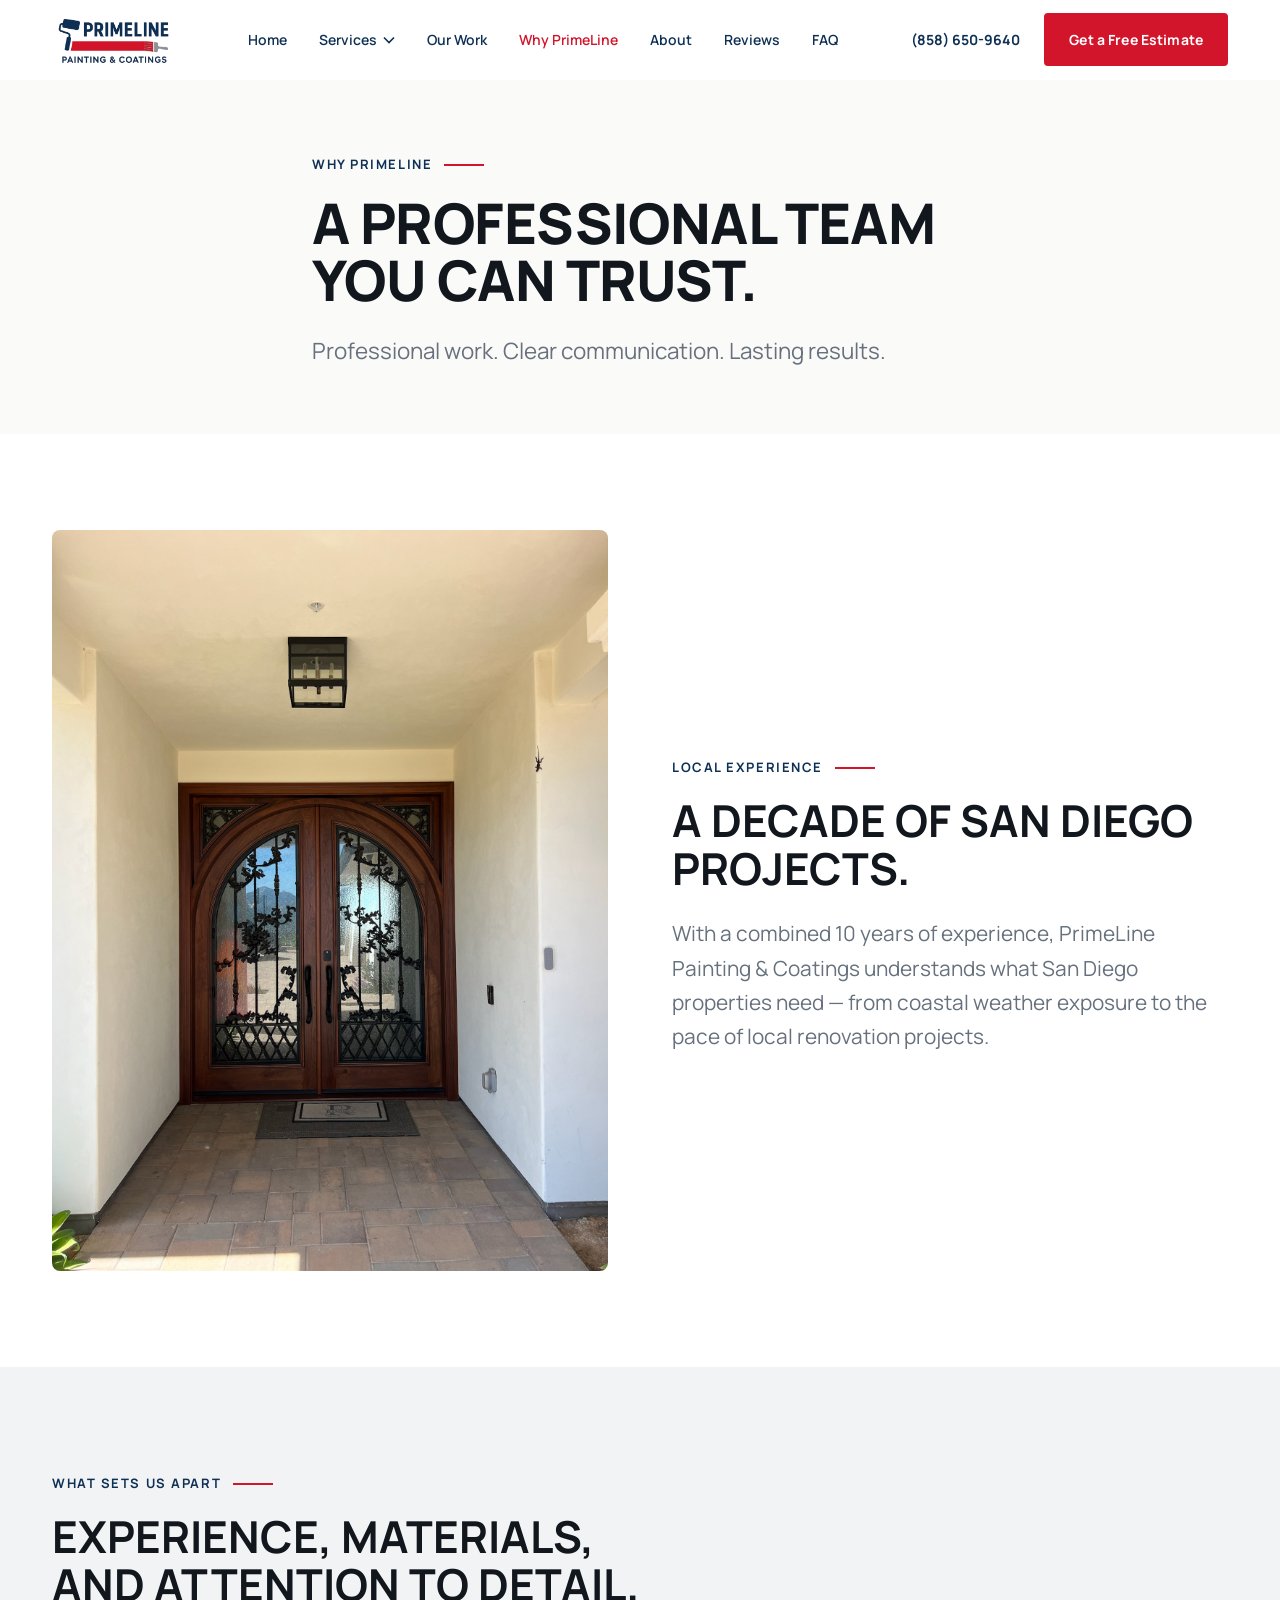
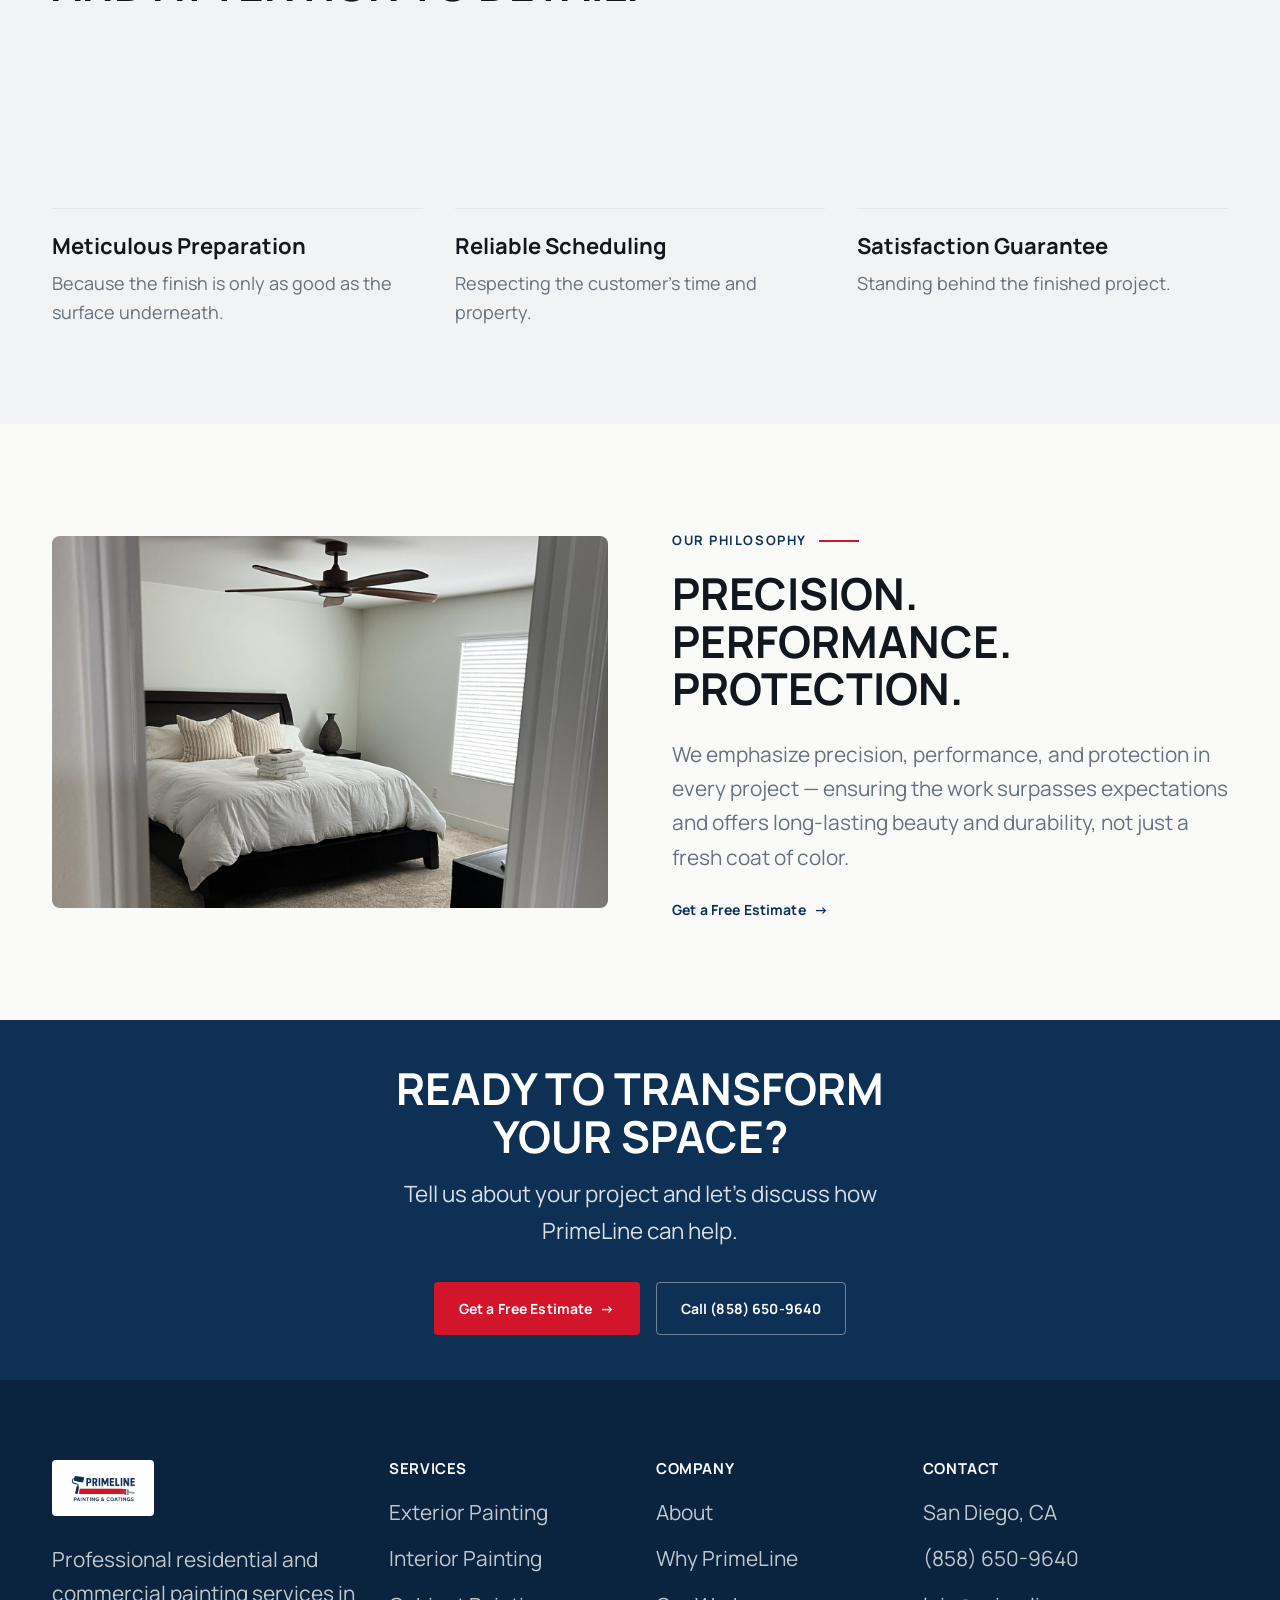
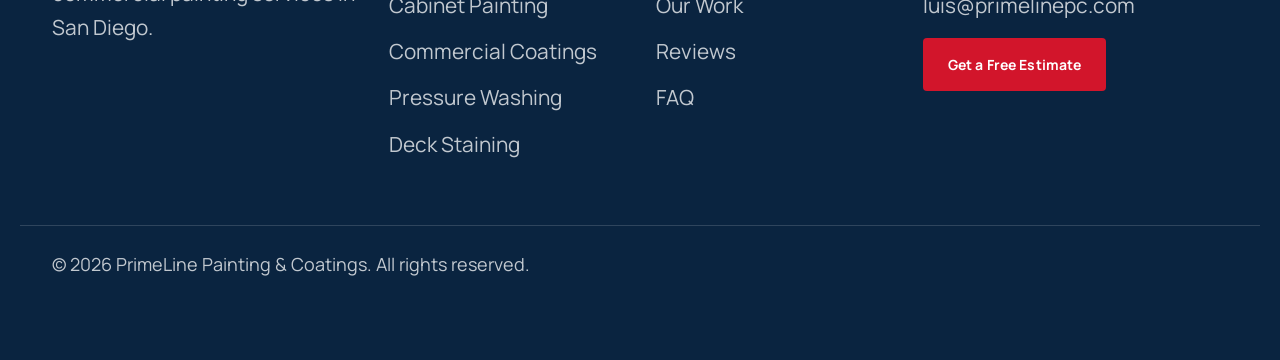
<file: why-primeline.html>
<!DOCTYPE html>
<html lang="en">
<head>
<meta charset="UTF-8">
<meta name="viewport" content="width=device-width, initial-scale=1.0">
<title>Why PrimeLine | PrimeLine Painting & Coatings | San Diego</title>
<meta name="description" content="Why San Diego homeowners and businesses choose PrimeLine Painting & Coatings — experience, premium materials, careful preparation, and reliable service.">
<link rel="canonical" href="https://ofreedo.github.io/primeline-v2/why-primeline.html">
<link rel="icon" href="assets/images/favicon.png" type="image/png">
<link rel="apple-touch-icon" href="assets/images/favicon.png">
<meta property="og:title" content="Why PrimeLine | PrimeLine Painting & Coatings">
<meta property="og:description" content="Why San Diego homeowners and businesses choose PrimeLine Painting & Coatings — experience, premium materials, careful preparation, and reliable service.">
<meta property="og:type" content="website">
<meta property="og:url" content="https://ofreedo.github.io/primeline-v2/why-primeline.html">
<meta property="og:site_name" content="PrimeLine Painting & Coatings">
<meta property="og:image" content="https://ofreedo.github.io/primeline-v2/assets/images/logo.png">
<link rel="preconnect" href="https://fonts.googleapis.com">
<link rel="preconnect" href="https://fonts.gstatic.com" crossorigin>
<link href="https://fonts.googleapis.com/css2?family=Manrope:wght@400;500;600;700;800&display=swap" rel="stylesheet">
<link rel="stylesheet" href="css/tokens.css">
<link rel="stylesheet" href="css/base.css">
<link rel="stylesheet" href="css/components.css">
</head>
<body class="has-mobile-cta">
<a class="skip-link" href="#main">Skip to content</a>

<header class="site-header">
  <div class="container site-header__inner">
    <a href="index.html" class="site-header__logo" aria-label="PrimeLine Painting & Coatings home">
      <img src="assets/images/logo.png" alt="PrimeLine Painting & Coatings">
    </a>
    <nav class="site-nav" aria-label="Primary">
      <a href="index.html">Home</a>
      <div class="site-nav__item--dropdown">
        <a href="services.html" class="site-nav__trigger">
          Services
          <svg viewBox="0 0 12 8" fill="none" stroke="currentColor" stroke-width="1.6" aria-hidden="true"><path d="M1 1.5 6 6.5 11 1.5"/></svg>
        </a>
        <div class="site-nav__dropdown">
          <a href="services/exterior-painting.html">Exterior Painting</a>
          <a href="services/interior-painting.html">Interior Painting</a>
          <a href="services/cabinet-painting.html">Cabinet Painting</a>
          <a href="services/commercial-coatings.html">Commercial Coatings</a>
          <a href="services/pressure-washing.html">Pressure Washing</a>
          <a href="services/deck-staining.html">Deck Staining</a>
        </div>
      </div>
      <a href="our-work.html">Our Work</a>
      <a href="why-primeline.html" class="is-active">Why PrimeLine</a>
      <a href="about.html">About</a>
      <a href="reviews.html">Reviews</a>
      <a href="faq.html">FAQ</a>
    </nav>
    <div class="site-header__actions">
      <a href="tel:+18586509640" class="site-header__phone">(858) 650-9640</a>
      <a href="contact.html" class="btn btn--primary">Get a Free Estimate</a>
      <button class="nav-toggle" aria-label="Open menu" aria-expanded="false">
        <svg width="24" height="24" viewBox="0 0 24 24" fill="none" stroke="currentColor" stroke-width="2"><line x1="3" y1="6" x2="21" y2="6"/><line x1="3" y1="12" x2="21" y2="12"/><line x1="3" y1="18" x2="21" y2="18"/></svg>
      </button>
    </div>
  </div>
</header>

<div class="mobile-menu" id="mobile-menu">
  <a href="index.html">Home</a>
  <div class="mobile-menu__item--dropdown">
    <button class="mobile-menu__trigger" aria-expanded="false">
      Services
      <svg viewBox="0 0 12 8" fill="none" stroke="currentColor" stroke-width="1.6" aria-hidden="true"><path d="M1 1.5 6 6.5 11 1.5"/></svg>
    </button>
    <div class="mobile-menu__sublist">
      <a href="services.html">All Services</a>
      <a href="services/exterior-painting.html">Exterior Painting</a>
      <a href="services/interior-painting.html">Interior Painting</a>
      <a href="services/cabinet-painting.html">Cabinet Painting</a>
      <a href="services/commercial-coatings.html">Commercial Coatings</a>
      <a href="services/pressure-washing.html">Pressure Washing</a>
      <a href="services/deck-staining.html">Deck Staining</a>
    </div>
  </div>
  <a href="our-work.html">Our Work</a>
  <a href="why-primeline.html">Why PrimeLine</a>
  <a href="about.html">About</a>
  <a href="reviews.html">Reviews</a>
  <a href="faq.html">FAQ</a>
  <a href="contact.html" class="btn btn--primary">Get a Free Estimate</a>
  <a href="tel:+18586509640">(858) 650-9640</a>
</div>

<main id="main">

  <section class="section bg-warm-white" style="padding-block: var(--sp-64)">
    <div class="container" style="max-width: 720px">
      <span class="eyebrow">Why PrimeLine</span>
      <h1 style="margin-top: var(--sp-16)">A PROFESSIONAL TEAM YOU CAN TRUST.</h1>
      <p class="body-lg" style="margin-top: var(--sp-24); color: var(--pl-slate)">Professional work. Clear communication. Lasting results.</p>
    </div>
  </section>

  <section class="section bg-white">
    <div class="container split">
      <div class="split__image reveal">
        <img src="assets/images/intro-entry.jpg" alt="Detailed wrought-iron and wood front door installation" width="1000" height="1200">
      </div>
      <div class="reveal">
        <span class="eyebrow">Local Experience</span>
        <h2 style="margin-top:var(--sp-16)">A DECADE OF SAN DIEGO PROJECTS.</h2>
        <p style="margin-top:var(--sp-24); color:var(--pl-slate)">With a combined 10 years of experience, PrimeLine Painting &amp; Coatings understands what San Diego properties need — from coastal weather exposure to the pace of local renovation projects.</p>
      </div>
    </div>
  </section>

  <section class="section bg-gray">
    <div class="container">
      <div class="reveal" style="max-width:640px; margin-bottom:var(--sp-48)">
        <span class="eyebrow">What Sets Us Apart</span>
        <h2 style="margin-top:var(--sp-16)">EXPERIENCE, MATERIALS, AND ATTENTION TO DETAIL.</h2>
      </div>
      <div class="benefit-grid" style="color:var(--pl-charcoal)">
        <div class="benefit-item reveal" style="border-top:var(--border-default)">
          <h4>Experienced</h4>
          <p style="color:var(--pl-slate)">10+ years serving San Diego County homeowners and businesses.</p>
        </div>
        <div class="benefit-item reveal" style="border-top:var(--border-default)">
          <h4>Residential &amp; Commercial</h4>
          <p style="color:var(--pl-slate)">Capable of handling both home and business painting projects.</p>
        </div>
        <div class="benefit-item reveal" style="border-top:var(--border-default)">
          <h4>Premium Materials</h4>
          <p style="color:var(--pl-slate)">Quality products designed for lasting performance.</p>
        </div>
        <div class="benefit-item reveal" style="border-top:var(--border-default)">
          <h4>Meticulous Preparation</h4>
          <p style="color:var(--pl-slate)">Because the finish is only as good as the surface underneath.</p>
        </div>
        <div class="benefit-item reveal" style="border-top:var(--border-default)">
          <h4>Reliable Scheduling</h4>
          <p style="color:var(--pl-slate)">Respecting the customer's time and property.</p>
        </div>
        <div class="benefit-item reveal" style="border-top:var(--border-default)">
          <h4>Satisfaction Guarantee</h4>
          <p style="color:var(--pl-slate)">Standing behind the finished project.</p>
        </div>
      </div>
    </div>
  </section>

  <section class="section bg-warm-white">
    <div class="container split split--reverse">
      <div class="reveal">
        <span class="eyebrow">Our Philosophy</span>
        <h2 style="margin-top:var(--sp-16)">PRECISION. PERFORMANCE. PROTECTION.</h2>
        <p style="margin-top:var(--sp-24); color:var(--pl-slate)">We emphasize precision, performance, and protection in every project — ensuring the work surpasses expectations and offers long-lasting beauty and durability, not just a fresh coat of color.</p>
        <a href="contact.html" class="btn btn--tertiary" style="margin-top:var(--sp-24)">Get a Free Estimate <span class="arrow">→</span></a>
      </div>
      <div class="split__image reveal">
        <img src="assets/images/why-kitchen.jpg" alt="Kitchen renovation and cabinet painting in progress" width="1000" height="1200">
      </div>
    </div>
  </section>

  <section class="cta-section bg-navy">
    <div class="container cta-section__content reveal">
      <h2>READY TO TRANSFORM YOUR SPACE?</h2>
      <p class="body-lg" style="margin-top:var(--sp-16)">Tell us about your project and let's discuss how PrimeLine can help.</p>
      <div class="btn-row">
        <a href="contact.html" class="btn btn--primary">Get a Free Estimate <span class="arrow">→</span></a>
        <a href="tel:+18586509640" class="btn btn--secondary">Call (858) 650-9640</a>
      </div>
    </div>
  </section>

</main>

<footer class="site-footer">
  <div class="container site-footer__grid">
    <div>
      <div class="site-footer__logo"><img src="assets/images/logo.png" alt="PrimeLine Painting & Coatings"></div>
      <p>Professional residential and commercial painting services in San Diego.</p>
    </div>
    <div>
      <h4>Services</h4>
      <ul>
        <li><a href="services/exterior-painting.html">Exterior Painting</a></li>
        <li><a href="services/interior-painting.html">Interior Painting</a></li>
        <li><a href="services/cabinet-painting.html">Cabinet Painting</a></li>
        <li><a href="services/commercial-coatings.html">Commercial Coatings</a></li>
        <li><a href="services/pressure-washing.html">Pressure Washing</a></li>
        <li><a href="services/deck-staining.html">Deck Staining</a></li>
      </ul>
    </div>
    <div>
      <h4>Company</h4>
      <ul>
        <li><a href="about.html">About</a></li>
        <li><a href="why-primeline.html">Why PrimeLine</a></li>
        <li><a href="our-work.html">Our Work</a></li>
        <li><a href="reviews.html">Reviews</a></li>
        <li><a href="faq.html">FAQ</a></li>
      </ul>
    </div>
    <div>
      <h4>Contact</h4>
      <ul>
        <li>San Diego, CA</li>
        <li><a href="tel:+18586509640">(858) 650-9640</a></li>
        <li><a href="mailto:luis@primelinepc.com">luis@primelinepc.com</a></li>
      </ul>
      <a href="contact.html" class="btn btn--primary" style="margin-top:var(--sp-16)">Get a Free Estimate</a>
    </div>
  </div>
  <div class="container site-footer__bottom">
    <span>&copy; 2026 PrimeLine Painting &amp; Coatings. All rights reserved.</span>
  </div>
</footer>

<div class="mobile-cta-bar">
  <a href="tel:+18586509640">Call</a>
  <a href="contact.html">Free Estimate</a>
</div>

<script src="js/main.js"></script>
</body>
</html>
</file>
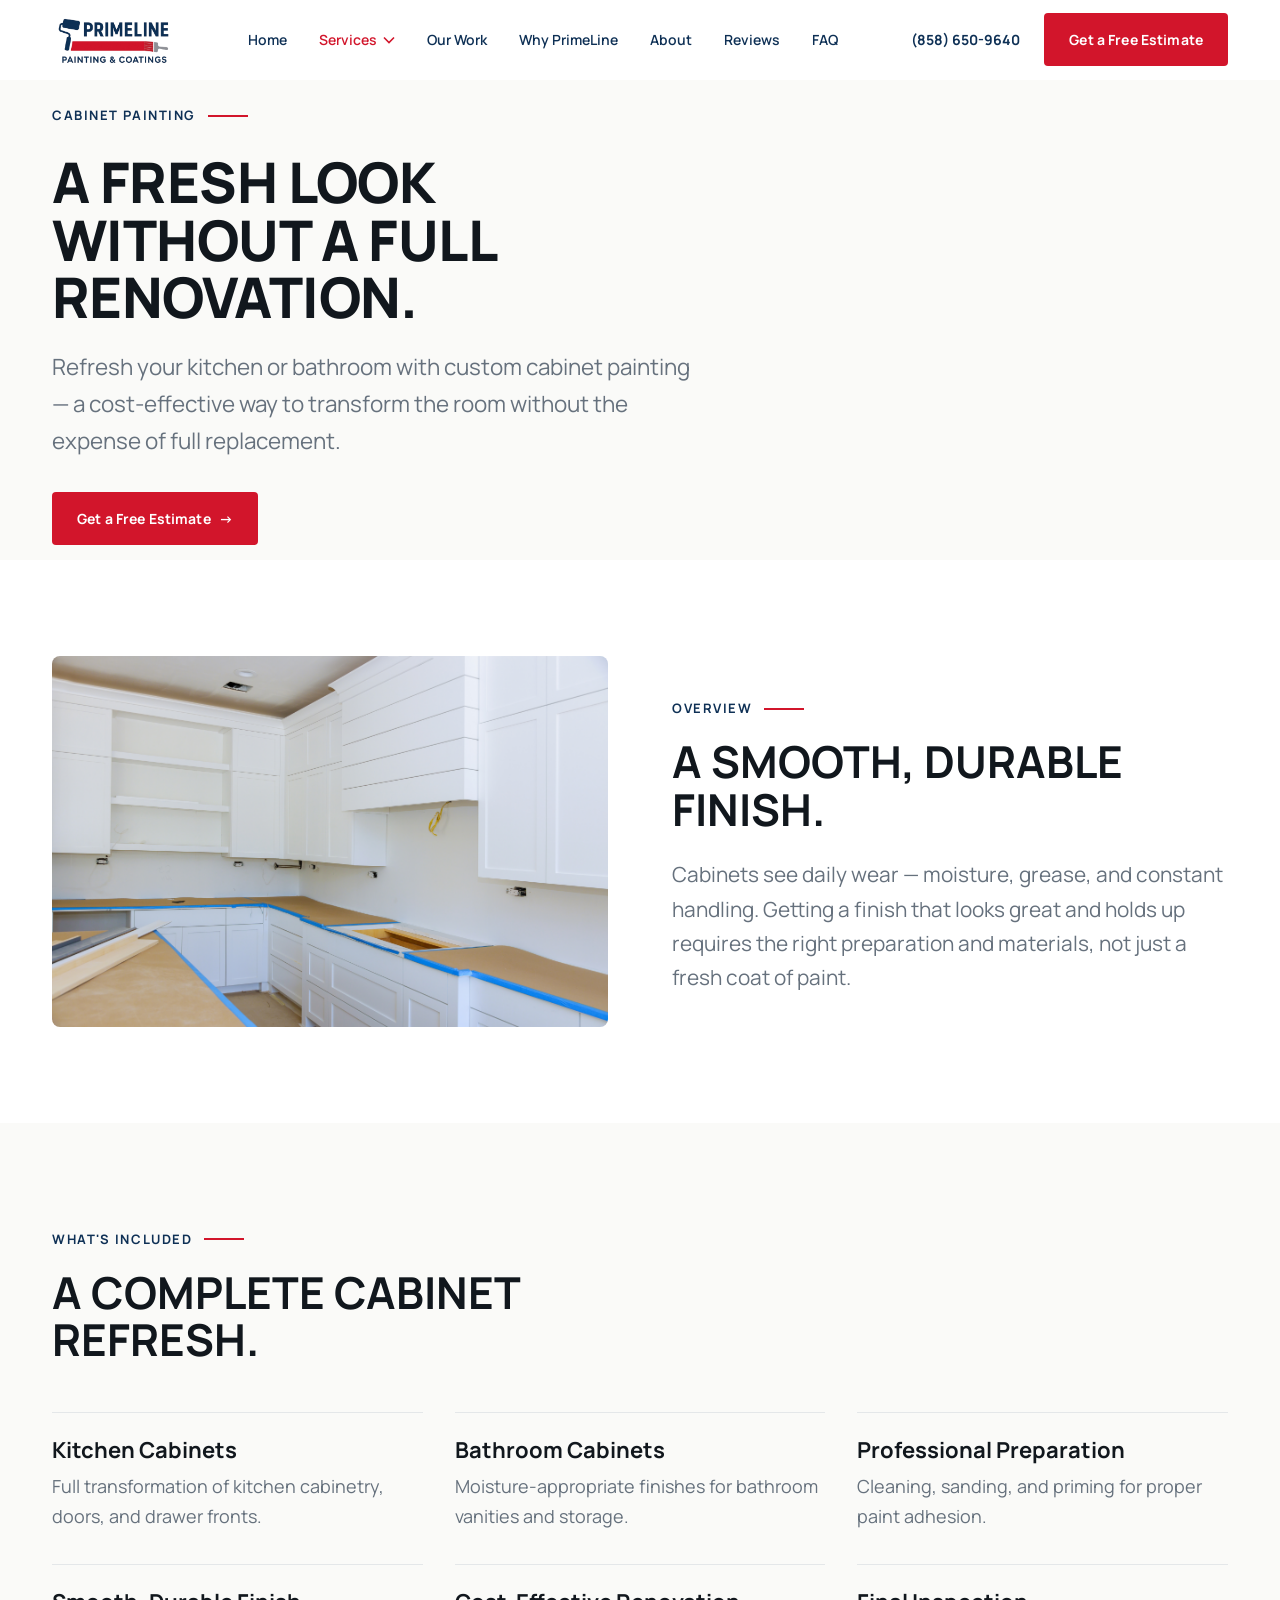
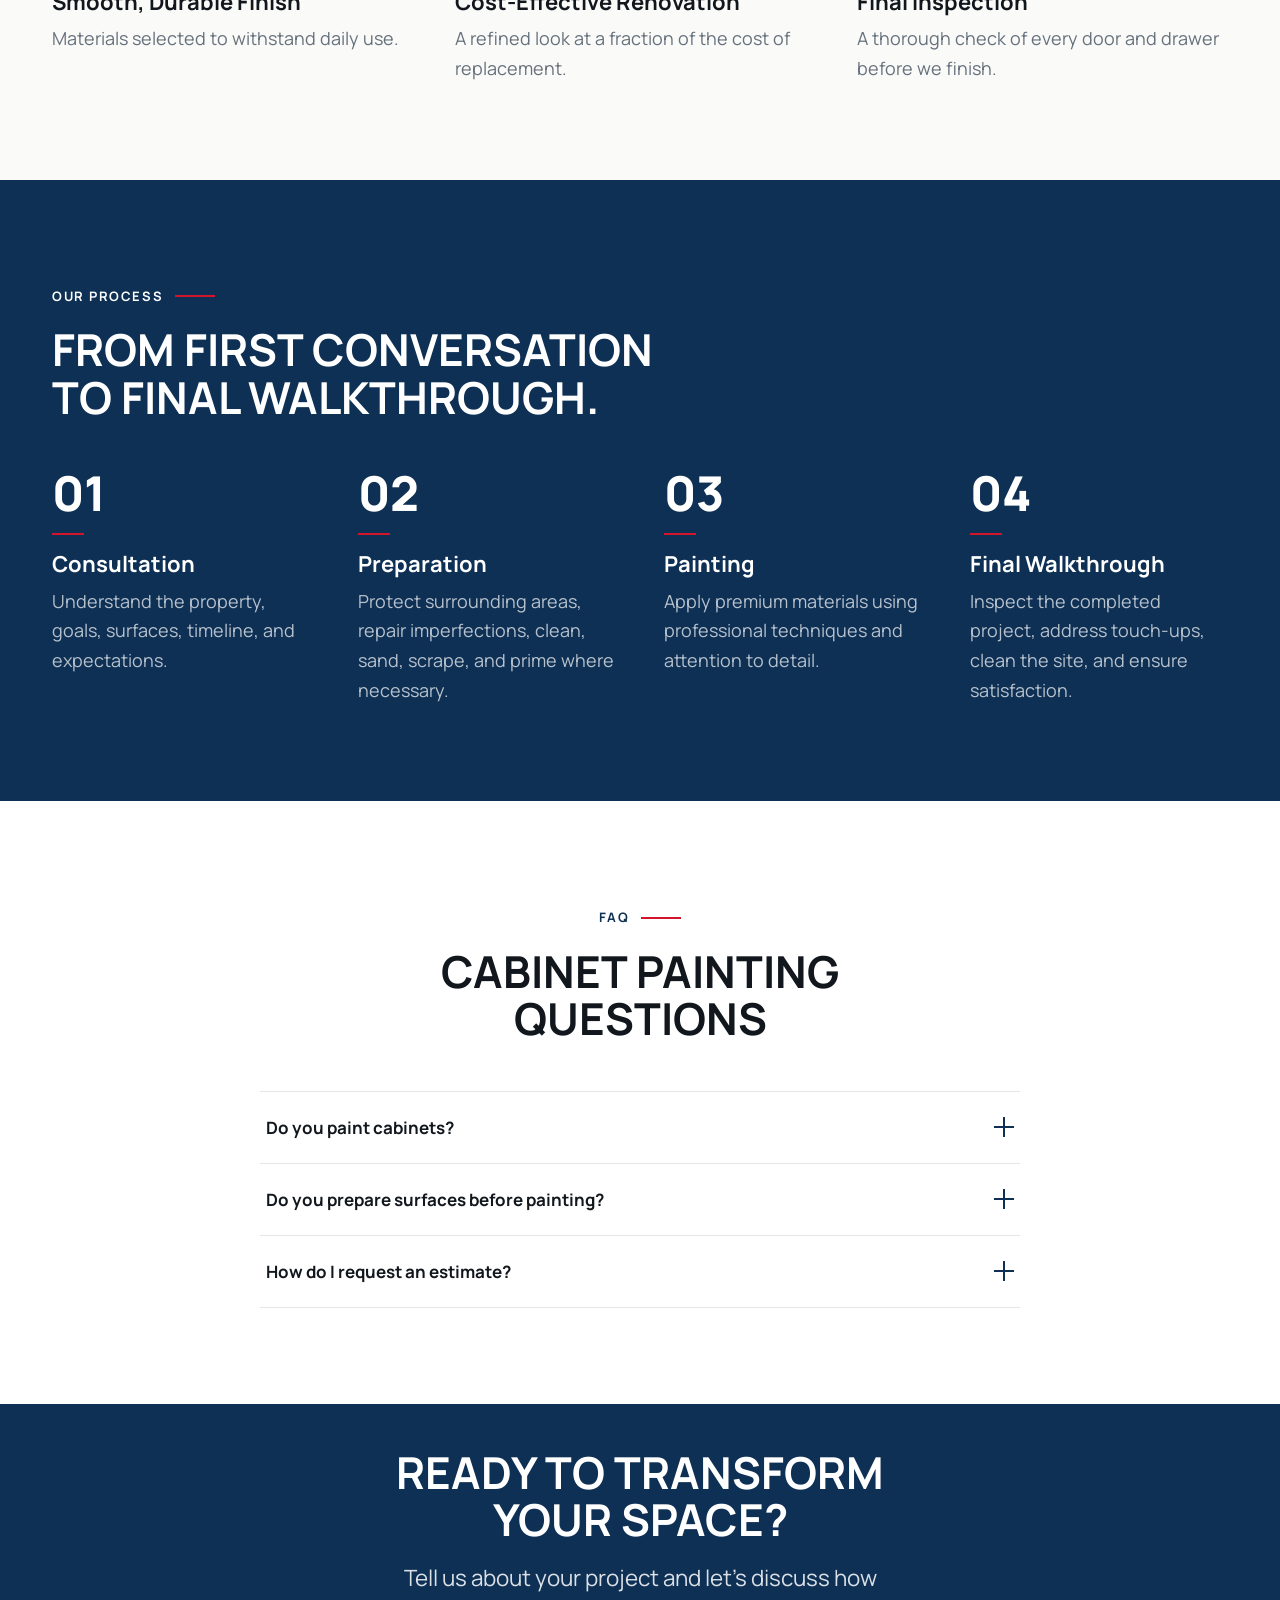
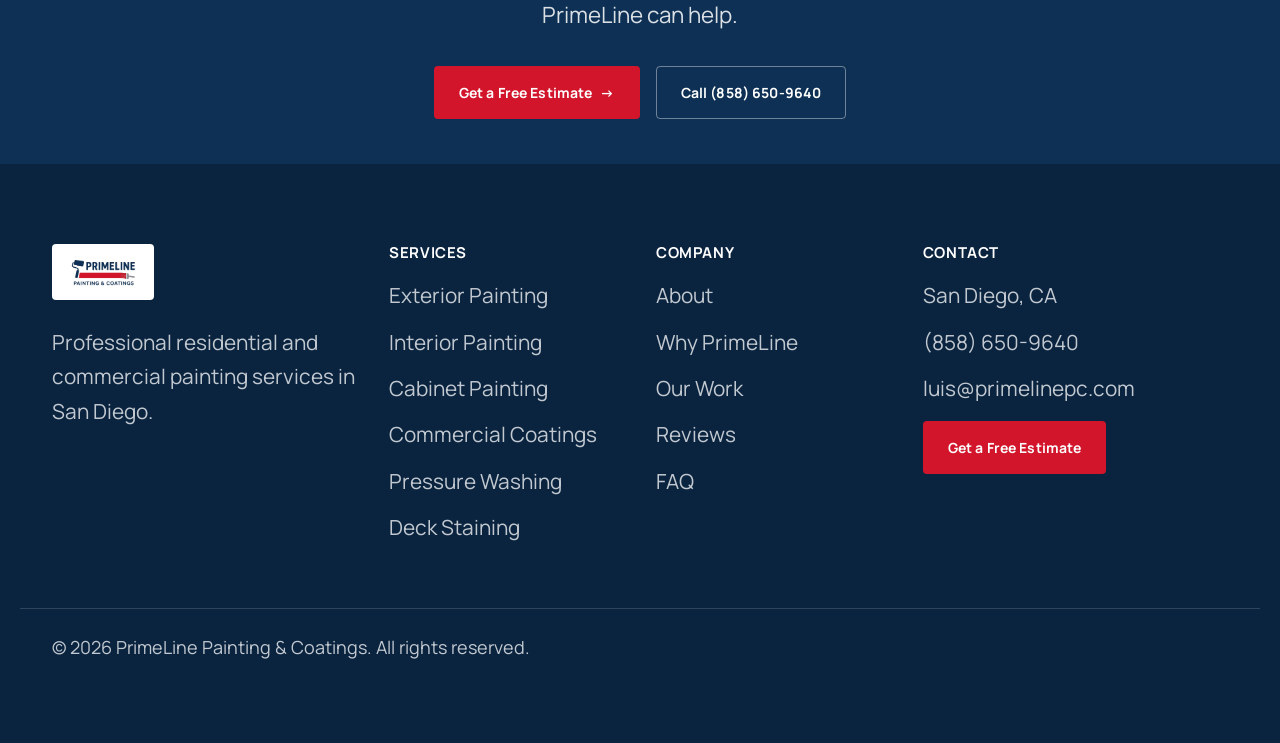
<file: services/cabinet-painting.html>
<!DOCTYPE html>
<html lang="en">
<head>
<meta charset="UTF-8">
<meta name="viewport" content="width=device-width, initial-scale=1.0">
<title>Cabinet Painting | PrimeLine Painting & Coatings | San Diego</title>
<meta name="description" content="Custom kitchen and bathroom cabinet painting in San Diego — a cost-effective renovation with a smooth, durable, professional finish.">
<link rel="canonical" href="https://ofreedo.github.io/primeline-v2/services/cabinet-painting.html">
<link rel="icon" href="../assets/images/favicon.png" type="image/png">
<link rel="apple-touch-icon" href="../assets/images/favicon.png">
<meta property="og:title" content="Cabinet Painting | PrimeLine Painting & Coatings">
<meta property="og:description" content="Custom kitchen and bathroom cabinet painting in San Diego — a cost-effective renovation with a smooth, durable, professional finish.">
<meta property="og:type" content="website">
<meta property="og:url" content="https://ofreedo.github.io/primeline-v2/services/cabinet-painting.html">
<meta property="og:site_name" content="PrimeLine Painting & Coatings">
<meta property="og:image" content="https://ofreedo.github.io/primeline-v2/assets/images/logo.png">
<link rel="preconnect" href="https://fonts.googleapis.com">
<link rel="preconnect" href="https://fonts.gstatic.com" crossorigin>
<link href="https://fonts.googleapis.com/css2?family=Manrope:wght@400;500;600;700;800&display=swap" rel="stylesheet">
<link rel="stylesheet" href="../css/tokens.css">
<link rel="stylesheet" href="../css/base.css">
<link rel="stylesheet" href="../css/components.css">
<script type="application/ld+json">
{
  "@context": "https://schema.org",
  "@type": "Service",
  "serviceType": "Cabinet Painting",
  "provider": { "@type": "LocalBusiness", "name": "PrimeLine Painting & Coatings" },
  "areaServed": "San Diego County, CA"
}
</script>
</head>
<body class="has-mobile-cta">
<a class="skip-link" href="#main">Skip to content</a>

<header class="site-header">
  <div class="container site-header__inner">
    <a href="../index.html" class="site-header__logo" aria-label="PrimeLine Painting & Coatings home">
      <img src="../assets/images/logo.png" alt="PrimeLine Painting & Coatings">
    </a>
    <nav class="site-nav" aria-label="Primary">
      <a href="../index.html">Home</a>
      <div class="site-nav__item--dropdown">
        <a href="../services.html" class="site-nav__trigger is-active">
          Services
          <svg viewBox="0 0 12 8" fill="none" stroke="currentColor" stroke-width="1.6" aria-hidden="true"><path d="M1 1.5 6 6.5 11 1.5"/></svg>
        </a>
        <div class="site-nav__dropdown">
          <a href="exterior-painting.html">Exterior Painting</a>
          <a href="interior-painting.html">Interior Painting</a>
          <a href="cabinet-painting.html" class="is-active">Cabinet Painting</a>
          <a href="commercial-coatings.html">Commercial Coatings</a>
          <a href="pressure-washing.html">Pressure Washing</a>
          <a href="deck-staining.html">Deck Staining</a>
        </div>
      </div>
      <a href="../our-work.html">Our Work</a>
      <a href="../why-primeline.html">Why PrimeLine</a>
      <a href="../about.html">About</a>
      <a href="../reviews.html">Reviews</a>
      <a href="../faq.html">FAQ</a>
    </nav>
    <div class="site-header__actions">
      <a href="tel:+18586509640" class="site-header__phone">(858) 650-9640</a>
      <a href="../contact.html" class="btn btn--primary">Get a Free Estimate</a>
      <button class="nav-toggle" aria-label="Open menu" aria-expanded="false">
        <svg width="24" height="24" viewBox="0 0 24 24" fill="none" stroke="currentColor" stroke-width="2"><line x1="3" y1="6" x2="21" y2="6"/><line x1="3" y1="12" x2="21" y2="12"/><line x1="3" y1="18" x2="21" y2="18"/></svg>
      </button>
    </div>
  </div>
</header>

<div class="mobile-menu" id="mobile-menu">
  <a href="../index.html">Home</a>
  <div class="mobile-menu__item--dropdown">
    <button class="mobile-menu__trigger" aria-expanded="false">
      Services
      <svg viewBox="0 0 12 8" fill="none" stroke="currentColor" stroke-width="1.6" aria-hidden="true"><path d="M1 1.5 6 6.5 11 1.5"/></svg>
    </button>
    <div class="mobile-menu__sublist">
      <a href="../services.html">All Services</a>
      <a href="exterior-painting.html">Exterior Painting</a>
      <a href="interior-painting.html">Interior Painting</a>
      <a href="cabinet-painting.html" class="is-active">Cabinet Painting</a>
      <a href="commercial-coatings.html">Commercial Coatings</a>
      <a href="pressure-washing.html">Pressure Washing</a>
      <a href="deck-staining.html">Deck Staining</a>
    </div>
  </div>
  <a href="../our-work.html">Our Work</a>
  <a href="../why-primeline.html">Why PrimeLine</a>
  <a href="../about.html">About</a>
  <a href="../reviews.html">Reviews</a>
  <a href="../faq.html">FAQ</a>
  <a href="../contact.html" class="btn btn--primary">Get a Free Estimate</a>
  <a href="tel:+18586509640">(858) 650-9640</a>
</div>

<main id="main">

  <section class="hero" style="min-height:480px">
    <div class="container hero__grid" style="grid-template-columns:1fr">
      <div class="hero__content reveal" style="max-width:640px">
        <span class="eyebrow">Cabinet Painting</span>
        <h1 style="margin-top:var(--sp-24)">A FRESH LOOK WITHOUT A FULL RENOVATION.</h1>
        <p class="body-lg" style="margin-top:var(--sp-16); color:var(--pl-slate)">Refresh your kitchen or bathroom with custom cabinet painting — a cost-effective way to transform the room without the expense of full replacement.</p>
        <div class="hero__actions">
          <a href="../contact.html" class="btn btn--primary">Get a Free Estimate <span class="arrow">→</span></a>
        </div>
      </div>
    </div>
  </section>

  <section class="section bg-white">
    <div class="container split">
      <div class="split__image reveal">
        <img src="../assets/images/service-exterior.jpg" alt="Cabinet painting and kitchen refinishing project" width="1000" height="750">
      </div>
      <div class="reveal">
        <span class="eyebrow">Overview</span>
        <h2 style="margin-top:var(--sp-16)">A SMOOTH, DURABLE FINISH.</h2>
        <p style="margin-top:var(--sp-24); color:var(--pl-slate)">Cabinets see daily wear — moisture, grease, and constant handling. Getting a finish that looks great and holds up requires the right preparation and materials, not just a fresh coat of paint.</p>
      </div>
    </div>
  </section>

  <section class="section bg-warm-white">
    <div class="container">
      <div class="reveal" style="max-width:640px; margin-bottom:var(--sp-48)">
        <span class="eyebrow">What's Included</span>
        <h2 style="margin-top:var(--sp-16)">A COMPLETE CABINET REFRESH.</h2>
      </div>
      <div class="benefit-grid" style="color:var(--pl-charcoal)">
        <div class="benefit-item reveal" style="border-top:var(--border-default)">
          <h4>Kitchen Cabinets</h4>
          <p style="color:var(--pl-slate)">Full transformation of kitchen cabinetry, doors, and drawer fronts.</p>
        </div>
        <div class="benefit-item reveal" style="border-top:var(--border-default)">
          <h4>Bathroom Cabinets</h4>
          <p style="color:var(--pl-slate)">Moisture-appropriate finishes for bathroom vanities and storage.</p>
        </div>
        <div class="benefit-item reveal" style="border-top:var(--border-default)">
          <h4>Professional Preparation</h4>
          <p style="color:var(--pl-slate)">Cleaning, sanding, and priming for proper paint adhesion.</p>
        </div>
        <div class="benefit-item reveal" style="border-top:var(--border-default)">
          <h4>Smooth, Durable Finish</h4>
          <p style="color:var(--pl-slate)">Materials selected to withstand daily use.</p>
        </div>
        <div class="benefit-item reveal" style="border-top:var(--border-default)">
          <h4>Cost-Effective Renovation</h4>
          <p style="color:var(--pl-slate)">A refined look at a fraction of the cost of replacement.</p>
        </div>
        <div class="benefit-item reveal" style="border-top:var(--border-default)">
          <h4>Final Inspection</h4>
          <p style="color:var(--pl-slate)">A thorough check of every door and drawer before we finish.</p>
        </div>
      </div>
    </div>
  </section>

  <section class="section bg-navy">
    <div class="container">
      <div class="reveal" style="max-width:640px; margin-bottom:var(--sp-48)">
        <span class="eyebrow">Our Process</span>
        <h2 style="margin-top:var(--sp-16)">FROM FIRST CONVERSATION TO FINAL WALKTHROUGH.</h2>
      </div>
      <div class="process-grid">
        <div class="process-step reveal">
          <div class="process-step__number" style="color:var(--pl-white)">01</div>
          <div class="process-step__rule"></div>
          <h4 style="color:var(--pl-white)">Consultation</h4>
          <p style="color:rgba(255,255,255,0.7)">Understand the property, goals, surfaces, timeline, and expectations.</p>
        </div>
        <div class="process-step reveal">
          <div class="process-step__number" style="color:var(--pl-white)">02</div>
          <div class="process-step__rule"></div>
          <h4 style="color:var(--pl-white)">Preparation</h4>
          <p style="color:rgba(255,255,255,0.7)">Protect surrounding areas, repair imperfections, clean, sand, scrape, and prime where necessary.</p>
        </div>
        <div class="process-step reveal">
          <div class="process-step__number" style="color:var(--pl-white)">03</div>
          <div class="process-step__rule"></div>
          <h4 style="color:var(--pl-white)">Painting</h4>
          <p style="color:rgba(255,255,255,0.7)">Apply premium materials using professional techniques and attention to detail.</p>
        </div>
        <div class="process-step reveal">
          <div class="process-step__number" style="color:var(--pl-white)">04</div>
          <div class="process-step__rule"></div>
          <h4 style="color:var(--pl-white)">Final Walkthrough</h4>
          <p style="color:rgba(255,255,255,0.7)">Inspect the completed project, address touch-ups, clean the site, and ensure satisfaction.</p>
        </div>
      </div>
    </div>
  </section>

  <section class="section bg-white">
    <div class="container">
      <div class="reveal" style="max-width:640px; margin: 0 auto var(--sp-48); text-align:center">
        <span class="eyebrow" style="justify-content:center">FAQ</span>
        <h2 style="margin-top:var(--sp-16)">CABINET PAINTING QUESTIONS</h2>
      </div>
      <div class="faq-list reveal" style="max-width:760px; margin-inline:auto">
        <div class="faq-item">
          <button class="faq-item__question" aria-expanded="false">Do you paint cabinets?<span class="faq-item__icon"></span></button>
          <div class="faq-item__answer"><p>Yes — cabinet painting for kitchens and bathrooms is one of our core services.</p></div>
        </div>
        <div class="faq-item">
          <button class="faq-item__question" aria-expanded="false">Do you prepare surfaces before painting?<span class="faq-item__icon"></span></button>
          <div class="faq-item__answer"><p>Yes — proper cleaning, sanding, and priming are essential steps for a durable cabinet finish.</p></div>
        </div>
        <div class="faq-item">
          <button class="faq-item__question" aria-expanded="false">How do I request an estimate?<span class="faq-item__icon"></span></button>
          <div class="faq-item__answer"><p>Use the Get a Free Estimate button anywhere on this site, or call us directly at (858) 650-9640.</p></div>
        </div>
      </div>
    </div>
  </section>

  <section class="cta-section bg-navy">
    <div class="container cta-section__content reveal">
      <h2>READY TO TRANSFORM YOUR SPACE?</h2>
      <p class="body-lg" style="margin-top:var(--sp-16)">Tell us about your project and let's discuss how PrimeLine can help.</p>
      <div class="btn-row">
        <a href="../contact.html" class="btn btn--primary">Get a Free Estimate <span class="arrow">→</span></a>
        <a href="tel:+18586509640" class="btn btn--secondary">Call (858) 650-9640</a>
      </div>
    </div>
  </section>

</main>

<footer class="site-footer">
  <div class="container site-footer__grid">
    <div>
      <div class="site-footer__logo"><img src="../assets/images/logo.png" alt="PrimeLine Painting & Coatings"></div>
      <p>Professional residential and commercial painting services in San Diego.</p>
    </div>
    <div>
      <h4>Services</h4>
      <ul>
        <li><a href="exterior-painting.html">Exterior Painting</a></li>
        <li><a href="interior-painting.html">Interior Painting</a></li>
        <li><a href="cabinet-painting.html">Cabinet Painting</a></li>
        <li><a href="commercial-coatings.html">Commercial Coatings</a></li>
        <li><a href="pressure-washing.html">Pressure Washing</a></li>
        <li><a href="deck-staining.html">Deck Staining</a></li>
      </ul>
    </div>
    <div>
      <h4>Company</h4>
      <ul>
        <li><a href="../about.html">About</a></li>
        <li><a href="../why-primeline.html">Why PrimeLine</a></li>
        <li><a href="../our-work.html">Our Work</a></li>
        <li><a href="../reviews.html">Reviews</a></li>
        <li><a href="../faq.html">FAQ</a></li>
      </ul>
    </div>
    <div>
      <h4>Contact</h4>
      <ul>
        <li>San Diego, CA</li>
        <li><a href="tel:+18586509640">(858) 650-9640</a></li>
        <li><a href="mailto:luis@primelinepc.com">luis@primelinepc.com</a></li>
      </ul>
      <a href="../contact.html" class="btn btn--primary" style="margin-top:var(--sp-16)">Get a Free Estimate</a>
    </div>
  </div>
  <div class="container site-footer__bottom">
    <span>&copy; 2026 PrimeLine Painting &amp; Coatings. All rights reserved.</span>
  </div>
</footer>

<div class="mobile-cta-bar">
  <a href="tel:+18586509640">Call</a>
  <a href="../contact.html">Free Estimate</a>
</div>

<script src="../js/main.js"></script>
</body>
</html>
</file>
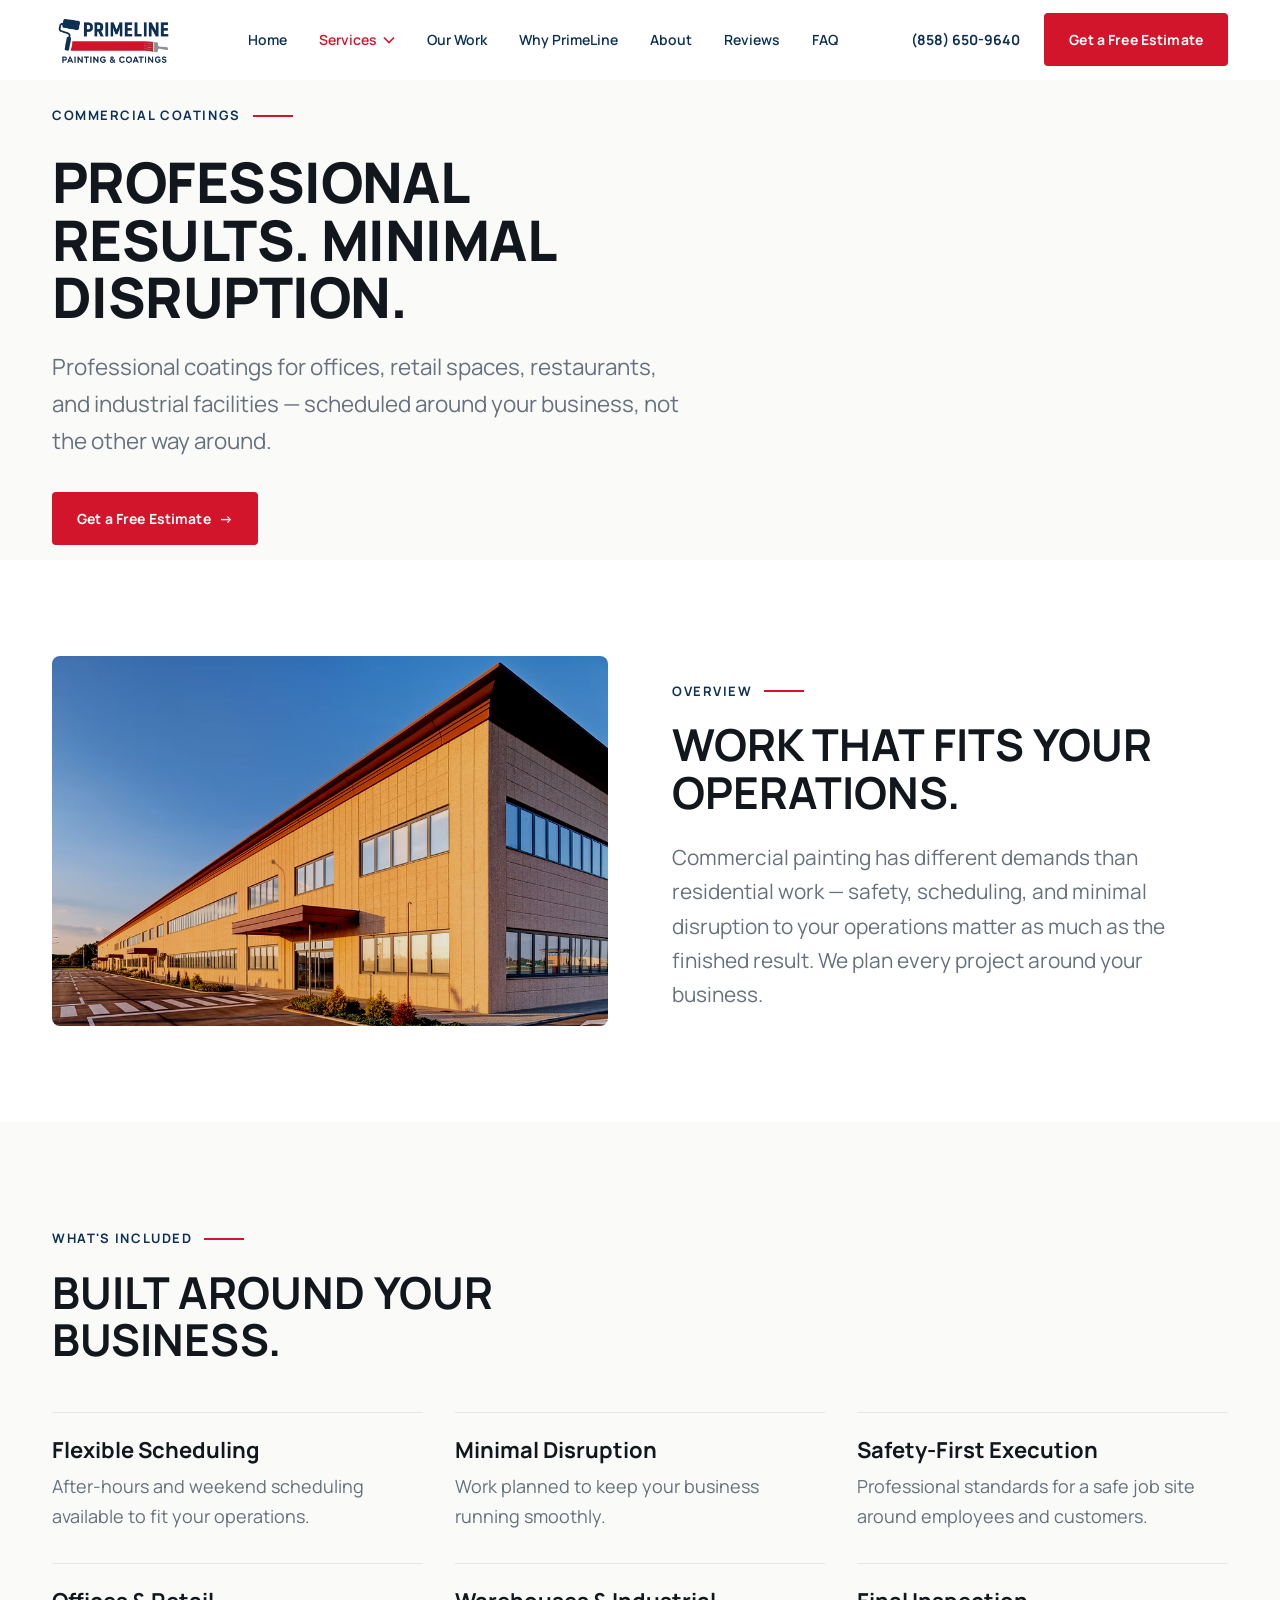
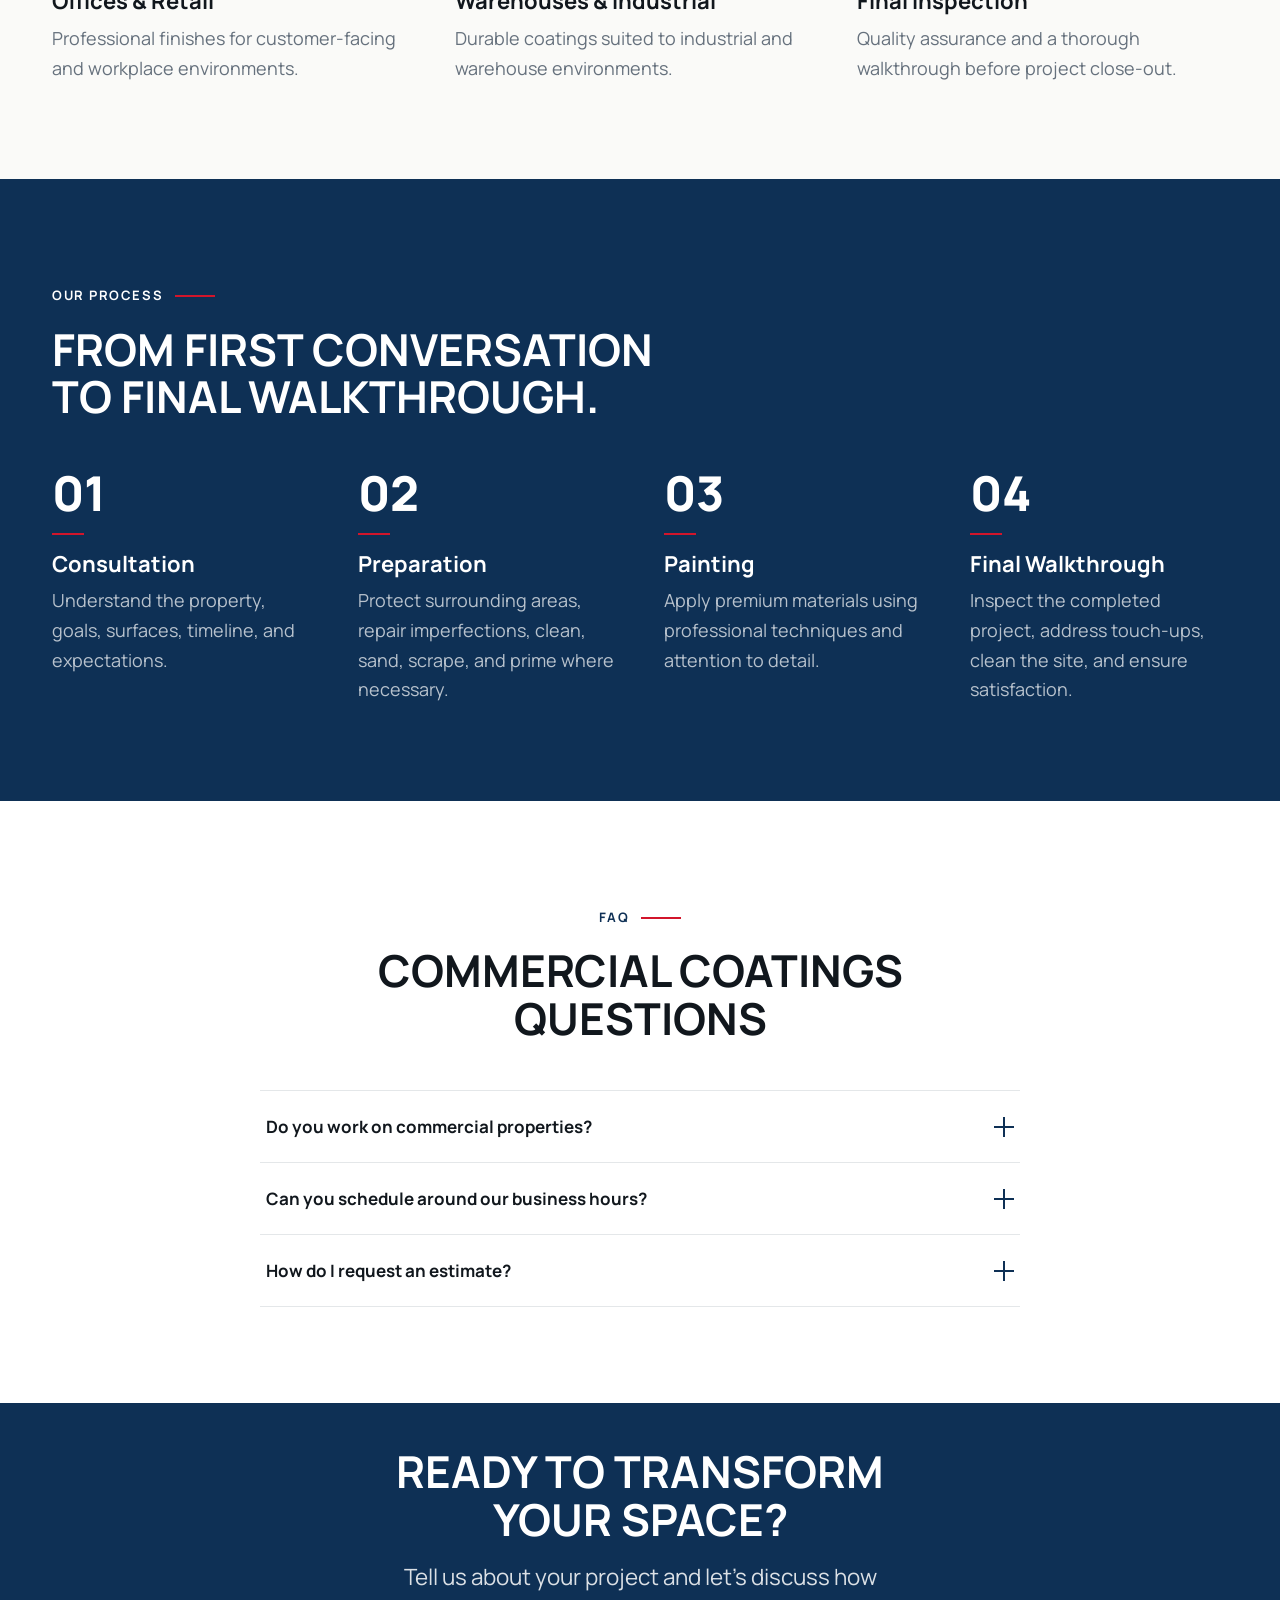
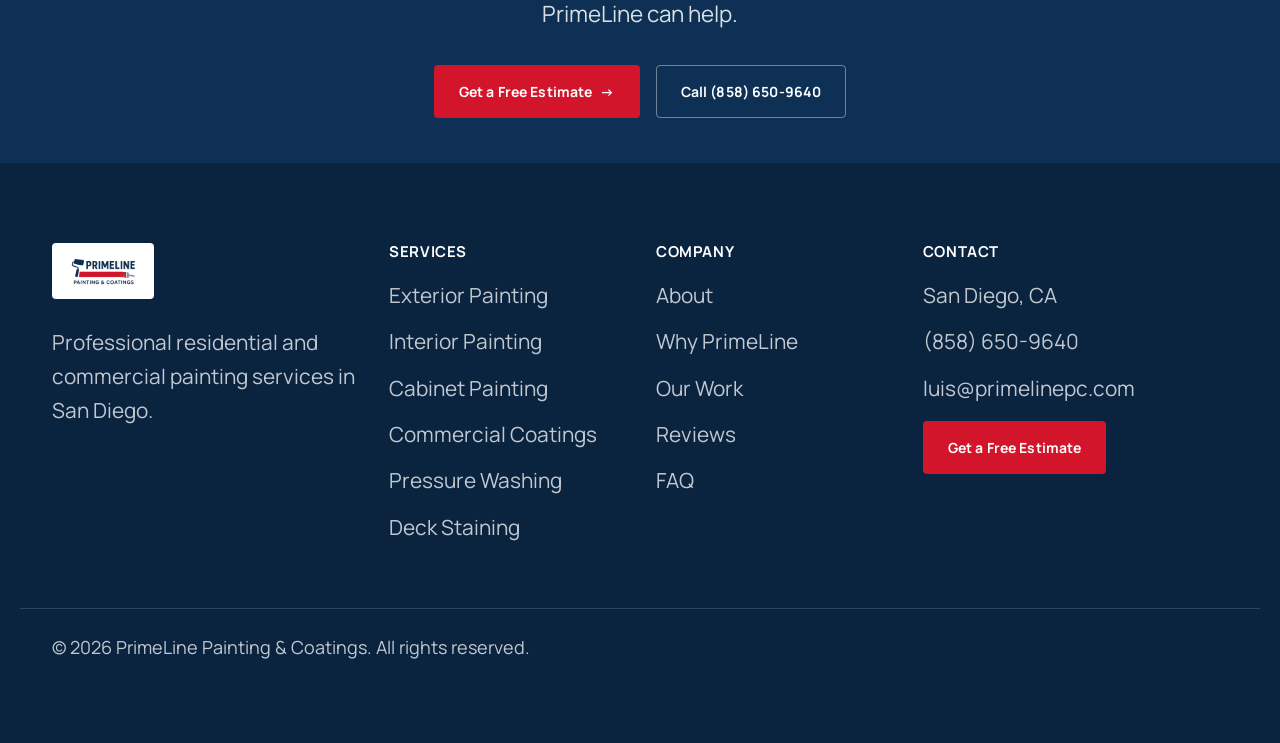
<file: services/commercial-coatings.html>
<!DOCTYPE html>
<html lang="en">
<head>
<meta charset="UTF-8">
<meta name="viewport" content="width=device-width, initial-scale=1.0">
<title>Commercial Coatings | PrimeLine Painting & Coatings | San Diego</title>
<meta name="description" content="Professional commercial painting for offices, retail, and industrial properties in San Diego — flexible scheduling and minimal disruption to your business.">
<link rel="canonical" href="https://ofreedo.github.io/primeline-v2/services/commercial-coatings.html">
<link rel="icon" href="../assets/images/favicon.png" type="image/png">
<link rel="apple-touch-icon" href="../assets/images/favicon.png">
<meta property="og:title" content="Commercial Coatings | PrimeLine Painting & Coatings">
<meta property="og:description" content="Professional commercial painting for offices, retail, and industrial properties in San Diego — flexible scheduling and minimal disruption to your business.">
<meta property="og:type" content="website">
<meta property="og:url" content="https://ofreedo.github.io/primeline-v2/services/commercial-coatings.html">
<meta property="og:site_name" content="PrimeLine Painting & Coatings">
<meta property="og:image" content="https://ofreedo.github.io/primeline-v2/assets/images/logo.png">
<link rel="preconnect" href="https://fonts.googleapis.com">
<link rel="preconnect" href="https://fonts.gstatic.com" crossorigin>
<link href="https://fonts.googleapis.com/css2?family=Manrope:wght@400;500;600;700;800&display=swap" rel="stylesheet">
<link rel="stylesheet" href="../css/tokens.css">
<link rel="stylesheet" href="../css/base.css">
<link rel="stylesheet" href="../css/components.css">
<script type="application/ld+json">
{
  "@context": "https://schema.org",
  "@type": "Service",
  "serviceType": "Commercial Coatings",
  "provider": { "@type": "LocalBusiness", "name": "PrimeLine Painting & Coatings" },
  "areaServed": "San Diego County, CA"
}
</script>
</head>
<body class="has-mobile-cta">
<a class="skip-link" href="#main">Skip to content</a>

<header class="site-header">
  <div class="container site-header__inner">
    <a href="../index.html" class="site-header__logo" aria-label="PrimeLine Painting & Coatings home">
      <img src="../assets/images/logo.png" alt="PrimeLine Painting & Coatings">
    </a>
    <nav class="site-nav" aria-label="Primary">
      <a href="../index.html">Home</a>
      <div class="site-nav__item--dropdown">
        <a href="../services.html" class="site-nav__trigger is-active">
          Services
          <svg viewBox="0 0 12 8" fill="none" stroke="currentColor" stroke-width="1.6" aria-hidden="true"><path d="M1 1.5 6 6.5 11 1.5"/></svg>
        </a>
        <div class="site-nav__dropdown">
          <a href="exterior-painting.html">Exterior Painting</a>
          <a href="interior-painting.html">Interior Painting</a>
          <a href="cabinet-painting.html">Cabinet Painting</a>
          <a href="commercial-coatings.html" class="is-active">Commercial Coatings</a>
          <a href="pressure-washing.html">Pressure Washing</a>
          <a href="deck-staining.html">Deck Staining</a>
        </div>
      </div>
      <a href="../our-work.html">Our Work</a>
      <a href="../why-primeline.html">Why PrimeLine</a>
      <a href="../about.html">About</a>
      <a href="../reviews.html">Reviews</a>
      <a href="../faq.html">FAQ</a>
    </nav>
    <div class="site-header__actions">
      <a href="tel:+18586509640" class="site-header__phone">(858) 650-9640</a>
      <a href="../contact.html" class="btn btn--primary">Get a Free Estimate</a>
      <button class="nav-toggle" aria-label="Open menu" aria-expanded="false">
        <svg width="24" height="24" viewBox="0 0 24 24" fill="none" stroke="currentColor" stroke-width="2"><line x1="3" y1="6" x2="21" y2="6"/><line x1="3" y1="12" x2="21" y2="12"/><line x1="3" y1="18" x2="21" y2="18"/></svg>
      </button>
    </div>
  </div>
</header>

<div class="mobile-menu" id="mobile-menu">
  <a href="../index.html">Home</a>
  <div class="mobile-menu__item--dropdown">
    <button class="mobile-menu__trigger" aria-expanded="false">
      Services
      <svg viewBox="0 0 12 8" fill="none" stroke="currentColor" stroke-width="1.6" aria-hidden="true"><path d="M1 1.5 6 6.5 11 1.5"/></svg>
    </button>
    <div class="mobile-menu__sublist">
      <a href="../services.html">All Services</a>
      <a href="exterior-painting.html">Exterior Painting</a>
      <a href="interior-painting.html">Interior Painting</a>
      <a href="cabinet-painting.html">Cabinet Painting</a>
      <a href="commercial-coatings.html" class="is-active">Commercial Coatings</a>
      <a href="pressure-washing.html">Pressure Washing</a>
      <a href="deck-staining.html">Deck Staining</a>
    </div>
  </div>
  <a href="../our-work.html">Our Work</a>
  <a href="../why-primeline.html">Why PrimeLine</a>
  <a href="../about.html">About</a>
  <a href="../reviews.html">Reviews</a>
  <a href="../faq.html">FAQ</a>
  <a href="../contact.html" class="btn btn--primary">Get a Free Estimate</a>
  <a href="tel:+18586509640">(858) 650-9640</a>
</div>

<main id="main">

  <section class="hero" style="min-height:480px">
    <div class="container hero__grid" style="grid-template-columns:1fr">
      <div class="hero__content reveal" style="max-width:640px">
        <span class="eyebrow">Commercial Coatings</span>
        <h1 style="margin-top:var(--sp-24)">PROFESSIONAL RESULTS. MINIMAL DISRUPTION.</h1>
        <p class="body-lg" style="margin-top:var(--sp-16); color:var(--pl-slate)">Professional coatings for offices, retail spaces, restaurants, and industrial facilities — scheduled around your business, not the other way around.</p>
        <div class="hero__actions">
          <a href="../contact.html" class="btn btn--primary">Get a Free Estimate <span class="arrow">→</span></a>
        </div>
      </div>
    </div>
  </section>

  <section class="section bg-white">
    <div class="container split">
      <div class="split__image reveal">
        <img src="../assets/images/service-commercial.png" alt="Commercial coatings project for a San Diego business" width="1000" height="750">
      </div>
      <div class="reveal">
        <span class="eyebrow">Overview</span>
        <h2 style="margin-top:var(--sp-16)">WORK THAT FITS YOUR OPERATIONS.</h2>
        <p style="margin-top:var(--sp-24); color:var(--pl-slate)">Commercial painting has different demands than residential work — safety, scheduling, and minimal disruption to your operations matter as much as the finished result. We plan every project around your business.</p>
      </div>
    </div>
  </section>

  <section class="section bg-warm-white">
    <div class="container">
      <div class="reveal" style="max-width:640px; margin-bottom:var(--sp-48)">
        <span class="eyebrow">What's Included</span>
        <h2 style="margin-top:var(--sp-16)">BUILT AROUND YOUR BUSINESS.</h2>
      </div>
      <div class="benefit-grid" style="color:var(--pl-charcoal)">
        <div class="benefit-item reveal" style="border-top:var(--border-default)">
          <h4>Flexible Scheduling</h4>
          <p style="color:var(--pl-slate)">After-hours and weekend scheduling available to fit your operations.</p>
        </div>
        <div class="benefit-item reveal" style="border-top:var(--border-default)">
          <h4>Minimal Disruption</h4>
          <p style="color:var(--pl-slate)">Work planned to keep your business running smoothly.</p>
        </div>
        <div class="benefit-item reveal" style="border-top:var(--border-default)">
          <h4>Safety-First Execution</h4>
          <p style="color:var(--pl-slate)">Professional standards for a safe job site around employees and customers.</p>
        </div>
        <div class="benefit-item reveal" style="border-top:var(--border-default)">
          <h4>Offices &amp; Retail</h4>
          <p style="color:var(--pl-slate)">Professional finishes for customer-facing and workplace environments.</p>
        </div>
        <div class="benefit-item reveal" style="border-top:var(--border-default)">
          <h4>Warehouses &amp; Industrial</h4>
          <p style="color:var(--pl-slate)">Durable coatings suited to industrial and warehouse environments.</p>
        </div>
        <div class="benefit-item reveal" style="border-top:var(--border-default)">
          <h4>Final Inspection</h4>
          <p style="color:var(--pl-slate)">Quality assurance and a thorough walkthrough before project close-out.</p>
        </div>
      </div>
    </div>
  </section>

  <section class="section bg-navy">
    <div class="container">
      <div class="reveal" style="max-width:640px; margin-bottom:var(--sp-48)">
        <span class="eyebrow">Our Process</span>
        <h2 style="margin-top:var(--sp-16)">FROM FIRST CONVERSATION TO FINAL WALKTHROUGH.</h2>
      </div>
      <div class="process-grid">
        <div class="process-step reveal">
          <div class="process-step__number" style="color:var(--pl-white)">01</div>
          <div class="process-step__rule"></div>
          <h4 style="color:var(--pl-white)">Consultation</h4>
          <p style="color:rgba(255,255,255,0.7)">Understand the property, goals, surfaces, timeline, and expectations.</p>
        </div>
        <div class="process-step reveal">
          <div class="process-step__number" style="color:var(--pl-white)">02</div>
          <div class="process-step__rule"></div>
          <h4 style="color:var(--pl-white)">Preparation</h4>
          <p style="color:rgba(255,255,255,0.7)">Protect surrounding areas, repair imperfections, clean, sand, scrape, and prime where necessary.</p>
        </div>
        <div class="process-step reveal">
          <div class="process-step__number" style="color:var(--pl-white)">03</div>
          <div class="process-step__rule"></div>
          <h4 style="color:var(--pl-white)">Painting</h4>
          <p style="color:rgba(255,255,255,0.7)">Apply premium materials using professional techniques and attention to detail.</p>
        </div>
        <div class="process-step reveal">
          <div class="process-step__number" style="color:var(--pl-white)">04</div>
          <div class="process-step__rule"></div>
          <h4 style="color:var(--pl-white)">Final Walkthrough</h4>
          <p style="color:rgba(255,255,255,0.7)">Inspect the completed project, address touch-ups, clean the site, and ensure satisfaction.</p>
        </div>
      </div>
    </div>
  </section>

  <section class="section bg-white">
    <div class="container">
      <div class="reveal" style="max-width:640px; margin: 0 auto var(--sp-48); text-align:center">
        <span class="eyebrow" style="justify-content:center">FAQ</span>
        <h2 style="margin-top:var(--sp-16)">COMMERCIAL COATINGS QUESTIONS</h2>
      </div>
      <div class="faq-list reveal" style="max-width:760px; margin-inline:auto">
        <div class="faq-item">
          <button class="faq-item__question" aria-expanded="false">Do you work on commercial properties?<span class="faq-item__icon"></span></button>
          <div class="faq-item__answer"><p>Yes — commercial coatings for offices, retail, restaurants, and industrial facilities are a core part of our work.</p></div>
        </div>
        <div class="faq-item">
          <button class="faq-item__question" aria-expanded="false">Can you schedule around our business hours?<span class="faq-item__icon"></span></button>
          <div class="faq-item__answer"><p>Yes — after-hours and weekend scheduling is available to minimize disruption to your operations.</p></div>
        </div>
        <div class="faq-item">
          <button class="faq-item__question" aria-expanded="false">How do I request an estimate?<span class="faq-item__icon"></span></button>
          <div class="faq-item__answer"><p>Use the Get a Free Estimate button anywhere on this site, or call us directly at (858) 650-9640.</p></div>
        </div>
      </div>
    </div>
  </section>

  <section class="cta-section bg-navy">
    <div class="container cta-section__content reveal">
      <h2>READY TO TRANSFORM YOUR SPACE?</h2>
      <p class="body-lg" style="margin-top:var(--sp-16)">Tell us about your project and let's discuss how PrimeLine can help.</p>
      <div class="btn-row">
        <a href="../contact.html" class="btn btn--primary">Get a Free Estimate <span class="arrow">→</span></a>
        <a href="tel:+18586509640" class="btn btn--secondary">Call (858) 650-9640</a>
      </div>
    </div>
  </section>

</main>

<footer class="site-footer">
  <div class="container site-footer__grid">
    <div>
      <div class="site-footer__logo"><img src="../assets/images/logo.png" alt="PrimeLine Painting & Coatings"></div>
      <p>Professional residential and commercial painting services in San Diego.</p>
    </div>
    <div>
      <h4>Services</h4>
      <ul>
        <li><a href="exterior-painting.html">Exterior Painting</a></li>
        <li><a href="interior-painting.html">Interior Painting</a></li>
        <li><a href="cabinet-painting.html">Cabinet Painting</a></li>
        <li><a href="commercial-coatings.html">Commercial Coatings</a></li>
        <li><a href="pressure-washing.html">Pressure Washing</a></li>
        <li><a href="deck-staining.html">Deck Staining</a></li>
      </ul>
    </div>
    <div>
      <h4>Company</h4>
      <ul>
        <li><a href="../about.html">About</a></li>
        <li><a href="../why-primeline.html">Why PrimeLine</a></li>
        <li><a href="../our-work.html">Our Work</a></li>
        <li><a href="../reviews.html">Reviews</a></li>
        <li><a href="../faq.html">FAQ</a></li>
      </ul>
    </div>
    <div>
      <h4>Contact</h4>
      <ul>
        <li>San Diego, CA</li>
        <li><a href="tel:+18586509640">(858) 650-9640</a></li>
        <li><a href="mailto:luis@primelinepc.com">luis@primelinepc.com</a></li>
      </ul>
      <a href="../contact.html" class="btn btn--primary" style="margin-top:var(--sp-16)">Get a Free Estimate</a>
    </div>
  </div>
  <div class="container site-footer__bottom">
    <span>&copy; 2026 PrimeLine Painting &amp; Coatings. All rights reserved.</span>
  </div>
</footer>

<div class="mobile-cta-bar">
  <a href="tel:+18586509640">Call</a>
  <a href="../contact.html">Free Estimate</a>
</div>

<script src="../js/main.js"></script>
</body>
</html>
</file>
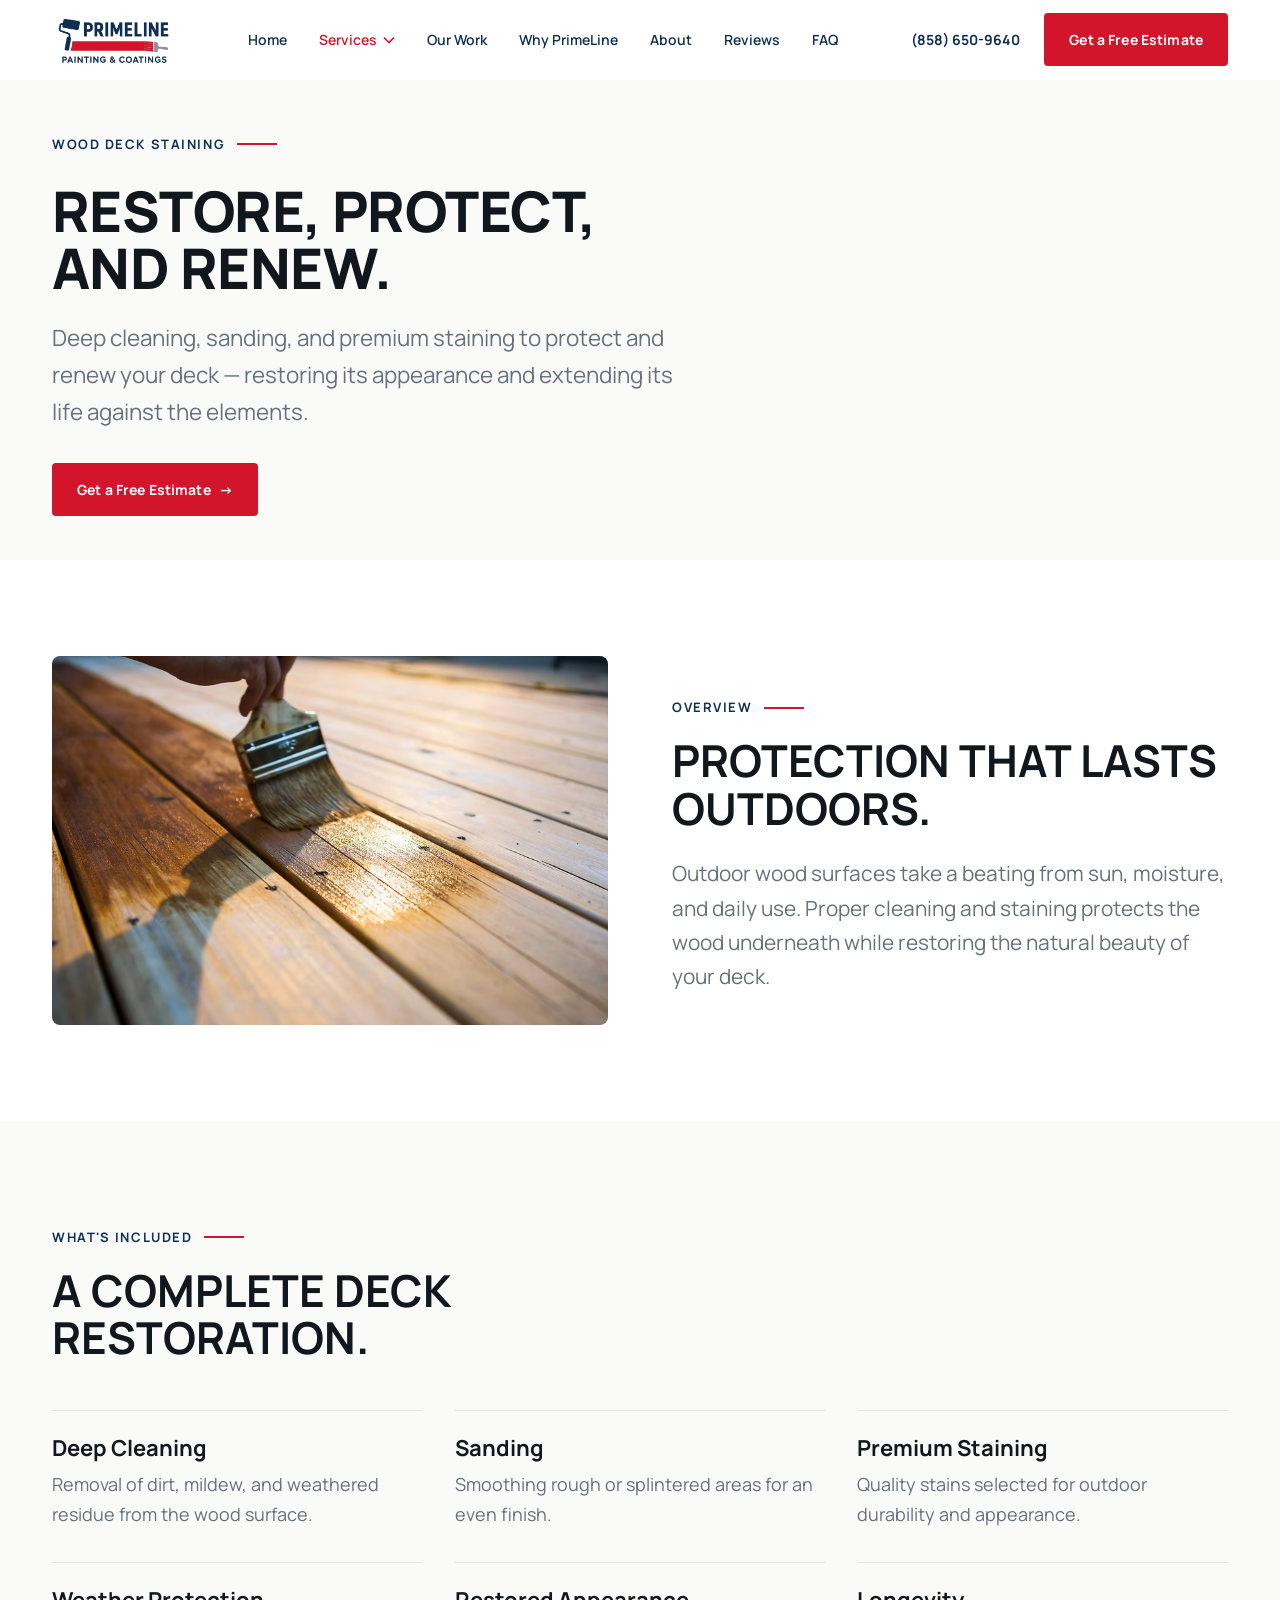
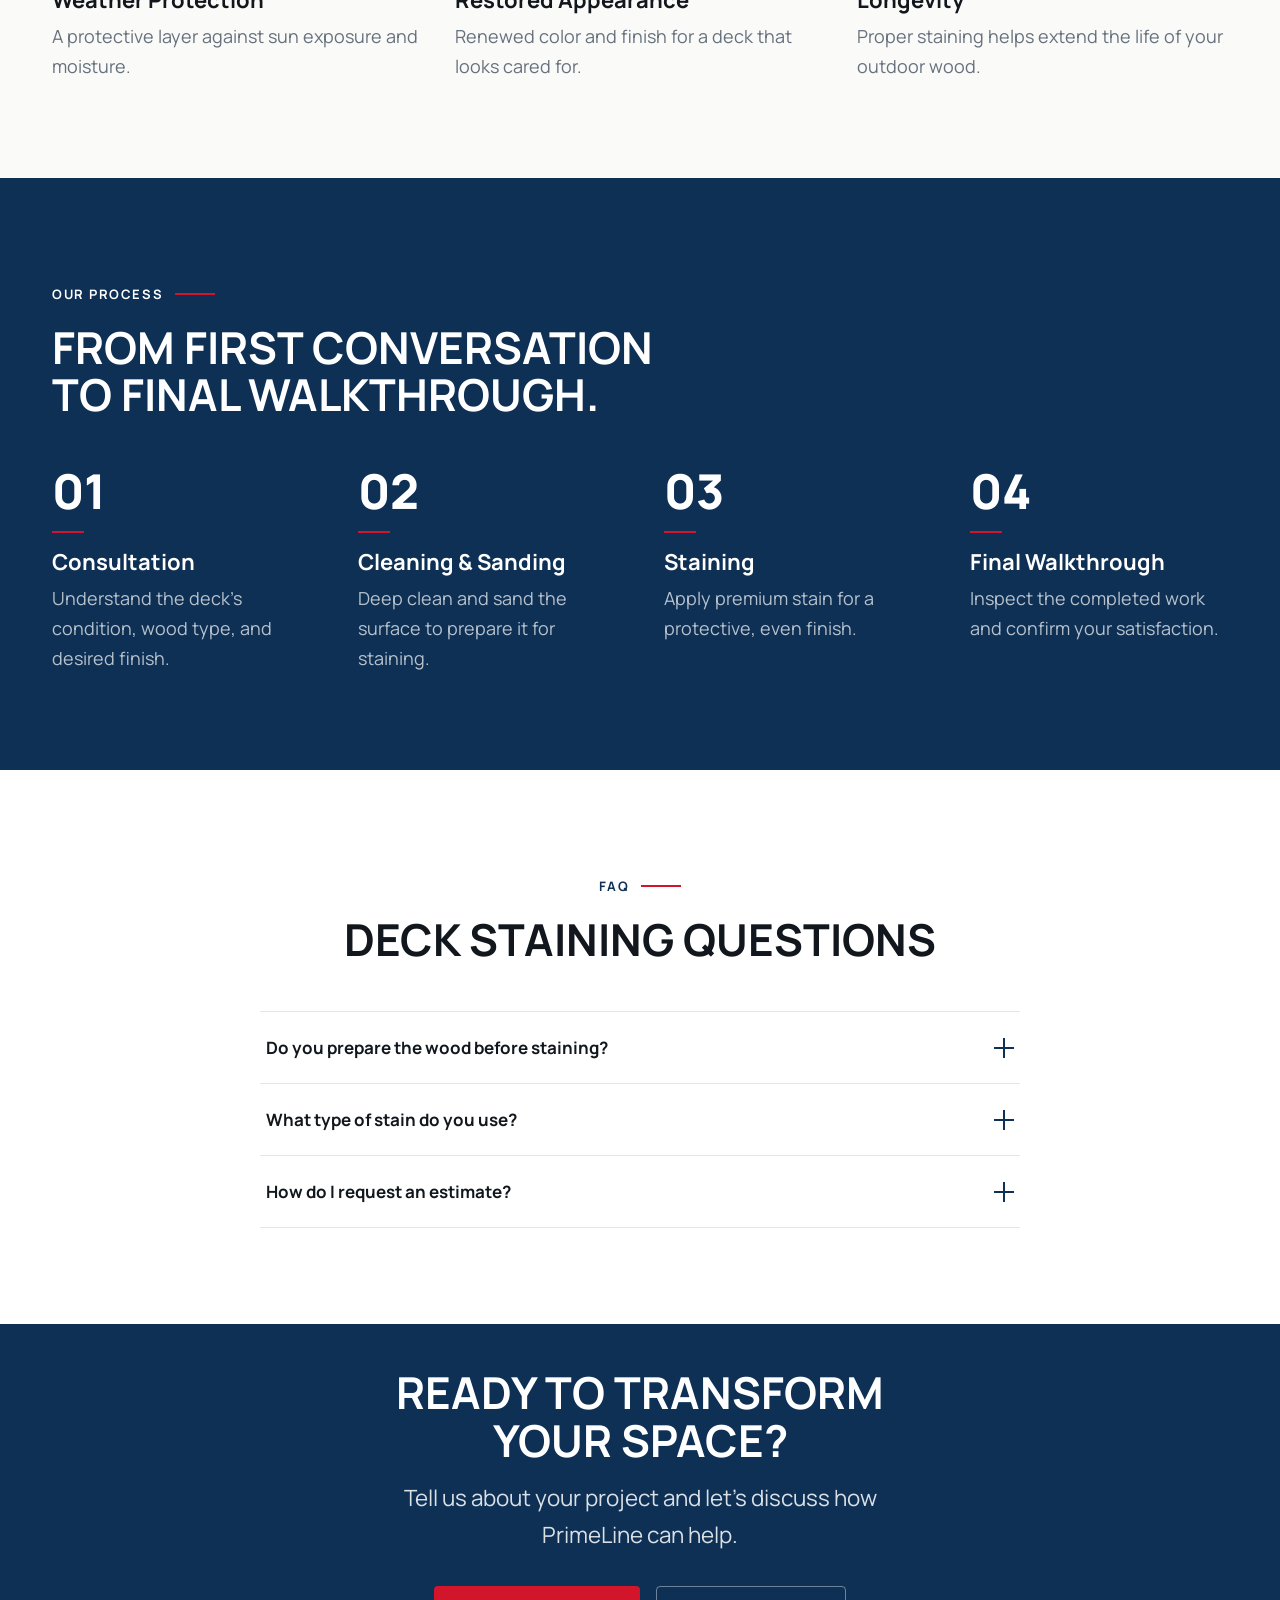
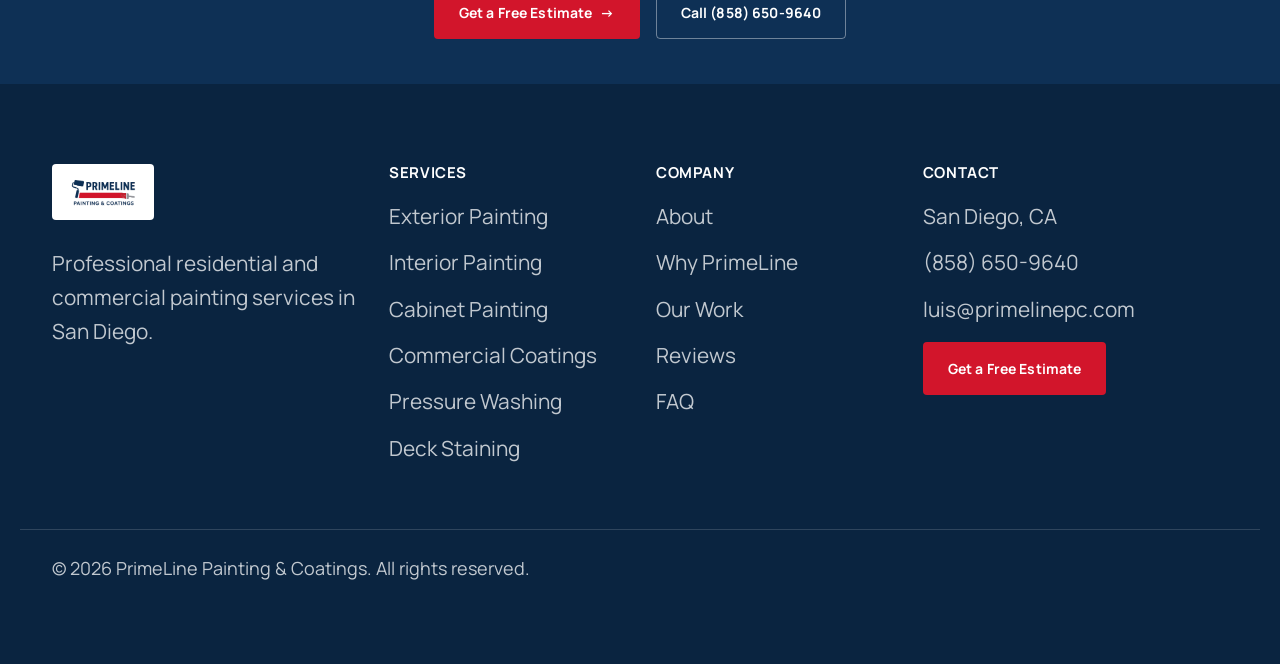
<file: services/deck-staining.html>
<!DOCTYPE html>
<html lang="en">
<head>
<meta charset="UTF-8">
<meta name="viewport" content="width=device-width, initial-scale=1.0">
<title>Wood Deck Staining | PrimeLine Painting & Coatings | San Diego</title>
<meta name="description" content="Professional wood deck staining in San Diego — deep cleaning, sanding, and premium staining to protect and restore outdoor wood surfaces.">
<link rel="canonical" href="https://ofreedo.github.io/primeline-v2/services/deck-staining.html">
<link rel="icon" href="../assets/images/favicon.png" type="image/png">
<link rel="apple-touch-icon" href="../assets/images/favicon.png">
<meta property="og:title" content="Wood Deck Staining | PrimeLine Painting & Coatings">
<meta property="og:description" content="Professional wood deck staining in San Diego — deep cleaning, sanding, and premium staining to protect and restore outdoor wood surfaces.">
<meta property="og:type" content="website">
<meta property="og:url" content="https://ofreedo.github.io/primeline-v2/services/deck-staining.html">
<meta property="og:site_name" content="PrimeLine Painting & Coatings">
<meta property="og:image" content="https://ofreedo.github.io/primeline-v2/assets/images/logo.png">
<link rel="preconnect" href="https://fonts.googleapis.com">
<link rel="preconnect" href="https://fonts.gstatic.com" crossorigin>
<link href="https://fonts.googleapis.com/css2?family=Manrope:wght@400;500;600;700;800&display=swap" rel="stylesheet">
<link rel="stylesheet" href="../css/tokens.css">
<link rel="stylesheet" href="../css/base.css">
<link rel="stylesheet" href="../css/components.css">
<script type="application/ld+json">
{
  "@context": "https://schema.org",
  "@type": "Service",
  "serviceType": "Wood Deck Staining",
  "provider": { "@type": "LocalBusiness", "name": "PrimeLine Painting & Coatings" },
  "areaServed": "San Diego County, CA"
}
</script>
</head>
<body class="has-mobile-cta">
<a class="skip-link" href="#main">Skip to content</a>

<header class="site-header">
  <div class="container site-header__inner">
    <a href="../index.html" class="site-header__logo" aria-label="PrimeLine Painting & Coatings home">
      <img src="../assets/images/logo.png" alt="PrimeLine Painting & Coatings">
    </a>
    <nav class="site-nav" aria-label="Primary">
      <a href="../index.html">Home</a>
      <div class="site-nav__item--dropdown">
        <a href="../services.html" class="site-nav__trigger is-active">
          Services
          <svg viewBox="0 0 12 8" fill="none" stroke="currentColor" stroke-width="1.6" aria-hidden="true"><path d="M1 1.5 6 6.5 11 1.5"/></svg>
        </a>
        <div class="site-nav__dropdown">
          <a href="exterior-painting.html">Exterior Painting</a>
          <a href="interior-painting.html">Interior Painting</a>
          <a href="cabinet-painting.html">Cabinet Painting</a>
          <a href="commercial-coatings.html">Commercial Coatings</a>
          <a href="pressure-washing.html">Pressure Washing</a>
          <a href="deck-staining.html" class="is-active">Deck Staining</a>
        </div>
      </div>
      <a href="../our-work.html">Our Work</a>
      <a href="../why-primeline.html">Why PrimeLine</a>
      <a href="../about.html">About</a>
      <a href="../reviews.html">Reviews</a>
      <a href="../faq.html">FAQ</a>
    </nav>
    <div class="site-header__actions">
      <a href="tel:+18586509640" class="site-header__phone">(858) 650-9640</a>
      <a href="../contact.html" class="btn btn--primary">Get a Free Estimate</a>
      <button class="nav-toggle" aria-label="Open menu" aria-expanded="false">
        <svg width="24" height="24" viewBox="0 0 24 24" fill="none" stroke="currentColor" stroke-width="2"><line x1="3" y1="6" x2="21" y2="6"/><line x1="3" y1="12" x2="21" y2="12"/><line x1="3" y1="18" x2="21" y2="18"/></svg>
      </button>
    </div>
  </div>
</header>

<div class="mobile-menu" id="mobile-menu">
  <a href="../index.html">Home</a>
  <div class="mobile-menu__item--dropdown">
    <button class="mobile-menu__trigger" aria-expanded="false">
      Services
      <svg viewBox="0 0 12 8" fill="none" stroke="currentColor" stroke-width="1.6" aria-hidden="true"><path d="M1 1.5 6 6.5 11 1.5"/></svg>
    </button>
    <div class="mobile-menu__sublist">
      <a href="../services.html">All Services</a>
      <a href="exterior-painting.html">Exterior Painting</a>
      <a href="interior-painting.html">Interior Painting</a>
      <a href="cabinet-painting.html">Cabinet Painting</a>
      <a href="commercial-coatings.html">Commercial Coatings</a>
      <a href="pressure-washing.html">Pressure Washing</a>
      <a href="deck-staining.html" class="is-active">Deck Staining</a>
    </div>
  </div>
  <a href="../our-work.html">Our Work</a>
  <a href="../why-primeline.html">Why PrimeLine</a>
  <a href="../about.html">About</a>
  <a href="../reviews.html">Reviews</a>
  <a href="../faq.html">FAQ</a>
  <a href="../contact.html" class="btn btn--primary">Get a Free Estimate</a>
  <a href="tel:+18586509640">(858) 650-9640</a>
</div>

<main id="main">

  <section class="hero" style="min-height:480px">
    <div class="container hero__grid" style="grid-template-columns:1fr">
      <div class="hero__content reveal" style="max-width:640px">
        <span class="eyebrow">Wood Deck Staining</span>
        <h1 style="margin-top:var(--sp-24)">RESTORE, PROTECT, AND RENEW.</h1>
        <p class="body-lg" style="margin-top:var(--sp-16); color:var(--pl-slate)">Deep cleaning, sanding, and premium staining to protect and renew your deck — restoring its appearance and extending its life against the elements.</p>
        <div class="hero__actions">
          <a href="../contact.html" class="btn btn--primary">Get a Free Estimate <span class="arrow">→</span></a>
        </div>
      </div>
    </div>
  </section>

  <section class="section bg-white">
    <div class="container split">
      <div class="split__image reveal">
        <img src="../assets/images/service-deck.png" alt="Wood deck staining in progress" width="1000" height="750">
      </div>
      <div class="reveal">
        <span class="eyebrow">Overview</span>
        <h2 style="margin-top:var(--sp-16)">PROTECTION THAT LASTS OUTDOORS.</h2>
        <p style="margin-top:var(--sp-24); color:var(--pl-slate)">Outdoor wood surfaces take a beating from sun, moisture, and daily use. Proper cleaning and staining protects the wood underneath while restoring the natural beauty of your deck.</p>
      </div>
    </div>
  </section>

  <section class="section bg-warm-white">
    <div class="container">
      <div class="reveal" style="max-width:640px; margin-bottom:var(--sp-48)">
        <span class="eyebrow">What's Included</span>
        <h2 style="margin-top:var(--sp-16)">A COMPLETE DECK RESTORATION.</h2>
      </div>
      <div class="benefit-grid" style="color:var(--pl-charcoal)">
        <div class="benefit-item reveal" style="border-top:var(--border-default)">
          <h4>Deep Cleaning</h4>
          <p style="color:var(--pl-slate)">Removal of dirt, mildew, and weathered residue from the wood surface.</p>
        </div>
        <div class="benefit-item reveal" style="border-top:var(--border-default)">
          <h4>Sanding</h4>
          <p style="color:var(--pl-slate)">Smoothing rough or splintered areas for an even finish.</p>
        </div>
        <div class="benefit-item reveal" style="border-top:var(--border-default)">
          <h4>Premium Staining</h4>
          <p style="color:var(--pl-slate)">Quality stains selected for outdoor durability and appearance.</p>
        </div>
        <div class="benefit-item reveal" style="border-top:var(--border-default)">
          <h4>Weather Protection</h4>
          <p style="color:var(--pl-slate)">A protective layer against sun exposure and moisture.</p>
        </div>
        <div class="benefit-item reveal" style="border-top:var(--border-default)">
          <h4>Restored Appearance</h4>
          <p style="color:var(--pl-slate)">Renewed color and finish for a deck that looks cared for.</p>
        </div>
        <div class="benefit-item reveal" style="border-top:var(--border-default)">
          <h4>Longevity</h4>
          <p style="color:var(--pl-slate)">Proper staining helps extend the life of your outdoor wood.</p>
        </div>
      </div>
    </div>
  </section>

  <section class="section bg-navy">
    <div class="container">
      <div class="reveal" style="max-width:640px; margin-bottom:var(--sp-48)">
        <span class="eyebrow">Our Process</span>
        <h2 style="margin-top:var(--sp-16)">FROM FIRST CONVERSATION TO FINAL WALKTHROUGH.</h2>
      </div>
      <div class="process-grid">
        <div class="process-step reveal">
          <div class="process-step__number" style="color:var(--pl-white)">01</div>
          <div class="process-step__rule"></div>
          <h4 style="color:var(--pl-white)">Consultation</h4>
          <p style="color:rgba(255,255,255,0.7)">Understand the deck's condition, wood type, and desired finish.</p>
        </div>
        <div class="process-step reveal">
          <div class="process-step__number" style="color:var(--pl-white)">02</div>
          <div class="process-step__rule"></div>
          <h4 style="color:var(--pl-white)">Cleaning &amp; Sanding</h4>
          <p style="color:rgba(255,255,255,0.7)">Deep clean and sand the surface to prepare it for staining.</p>
        </div>
        <div class="process-step reveal">
          <div class="process-step__number" style="color:var(--pl-white)">03</div>
          <div class="process-step__rule"></div>
          <h4 style="color:var(--pl-white)">Staining</h4>
          <p style="color:rgba(255,255,255,0.7)">Apply premium stain for a protective, even finish.</p>
        </div>
        <div class="process-step reveal">
          <div class="process-step__number" style="color:var(--pl-white)">04</div>
          <div class="process-step__rule"></div>
          <h4 style="color:var(--pl-white)">Final Walkthrough</h4>
          <p style="color:rgba(255,255,255,0.7)">Inspect the completed work and confirm your satisfaction.</p>
        </div>
      </div>
    </div>
  </section>

  <section class="section bg-white">
    <div class="container">
      <div class="reveal" style="max-width:640px; margin: 0 auto var(--sp-48); text-align:center">
        <span class="eyebrow" style="justify-content:center">FAQ</span>
        <h2 style="margin-top:var(--sp-16)">DECK STAINING QUESTIONS</h2>
      </div>
      <div class="faq-list reveal" style="max-width:760px; margin-inline:auto">
        <div class="faq-item">
          <button class="faq-item__question" aria-expanded="false">Do you prepare the wood before staining?<span class="faq-item__icon"></span></button>
          <div class="faq-item__answer"><p>Yes — deep cleaning and sanding are standard steps before any staining begins.</p></div>
        </div>
        <div class="faq-item">
          <button class="faq-item__question" aria-expanded="false">What type of stain do you use?<span class="faq-item__icon"></span></button>
          <div class="faq-item__answer"><p>We use premium stains selected for outdoor durability and long-lasting protection.</p></div>
        </div>
        <div class="faq-item">
          <button class="faq-item__question" aria-expanded="false">How do I request an estimate?<span class="faq-item__icon"></span></button>
          <div class="faq-item__answer"><p>Use the Get a Free Estimate button anywhere on this site, or call us directly at (858) 650-9640.</p></div>
        </div>
      </div>
    </div>
  </section>

  <section class="cta-section bg-navy">
    <div class="container cta-section__content reveal">
      <h2>READY TO TRANSFORM YOUR SPACE?</h2>
      <p class="body-lg" style="margin-top:var(--sp-16)">Tell us about your project and let's discuss how PrimeLine can help.</p>
      <div class="btn-row">
        <a href="../contact.html" class="btn btn--primary">Get a Free Estimate <span class="arrow">→</span></a>
        <a href="tel:+18586509640" class="btn btn--secondary">Call (858) 650-9640</a>
      </div>
    </div>
  </section>

</main>

<footer class="site-footer">
  <div class="container site-footer__grid">
    <div>
      <div class="site-footer__logo"><img src="../assets/images/logo.png" alt="PrimeLine Painting & Coatings"></div>
      <p>Professional residential and commercial painting services in San Diego.</p>
    </div>
    <div>
      <h4>Services</h4>
      <ul>
        <li><a href="exterior-painting.html">Exterior Painting</a></li>
        <li><a href="interior-painting.html">Interior Painting</a></li>
        <li><a href="cabinet-painting.html">Cabinet Painting</a></li>
        <li><a href="commercial-coatings.html">Commercial Coatings</a></li>
        <li><a href="pressure-washing.html">Pressure Washing</a></li>
        <li><a href="deck-staining.html">Deck Staining</a></li>
      </ul>
    </div>
    <div>
      <h4>Company</h4>
      <ul>
        <li><a href="../about.html">About</a></li>
        <li><a href="../why-primeline.html">Why PrimeLine</a></li>
        <li><a href="../our-work.html">Our Work</a></li>
        <li><a href="../reviews.html">Reviews</a></li>
        <li><a href="../faq.html">FAQ</a></li>
      </ul>
    </div>
    <div>
      <h4>Contact</h4>
      <ul>
        <li>San Diego, CA</li>
        <li><a href="tel:+18586509640">(858) 650-9640</a></li>
        <li><a href="mailto:luis@primelinepc.com">luis@primelinepc.com</a></li>
      </ul>
      <a href="../contact.html" class="btn btn--primary" style="margin-top:var(--sp-16)">Get a Free Estimate</a>
    </div>
  </div>
  <div class="container site-footer__bottom">
    <span>&copy; 2026 PrimeLine Painting &amp; Coatings. All rights reserved.</span>
  </div>
</footer>

<div class="mobile-cta-bar">
  <a href="tel:+18586509640">Call</a>
  <a href="../contact.html">Free Estimate</a>
</div>

<script src="../js/main.js"></script>
</body>
</html>
</file>
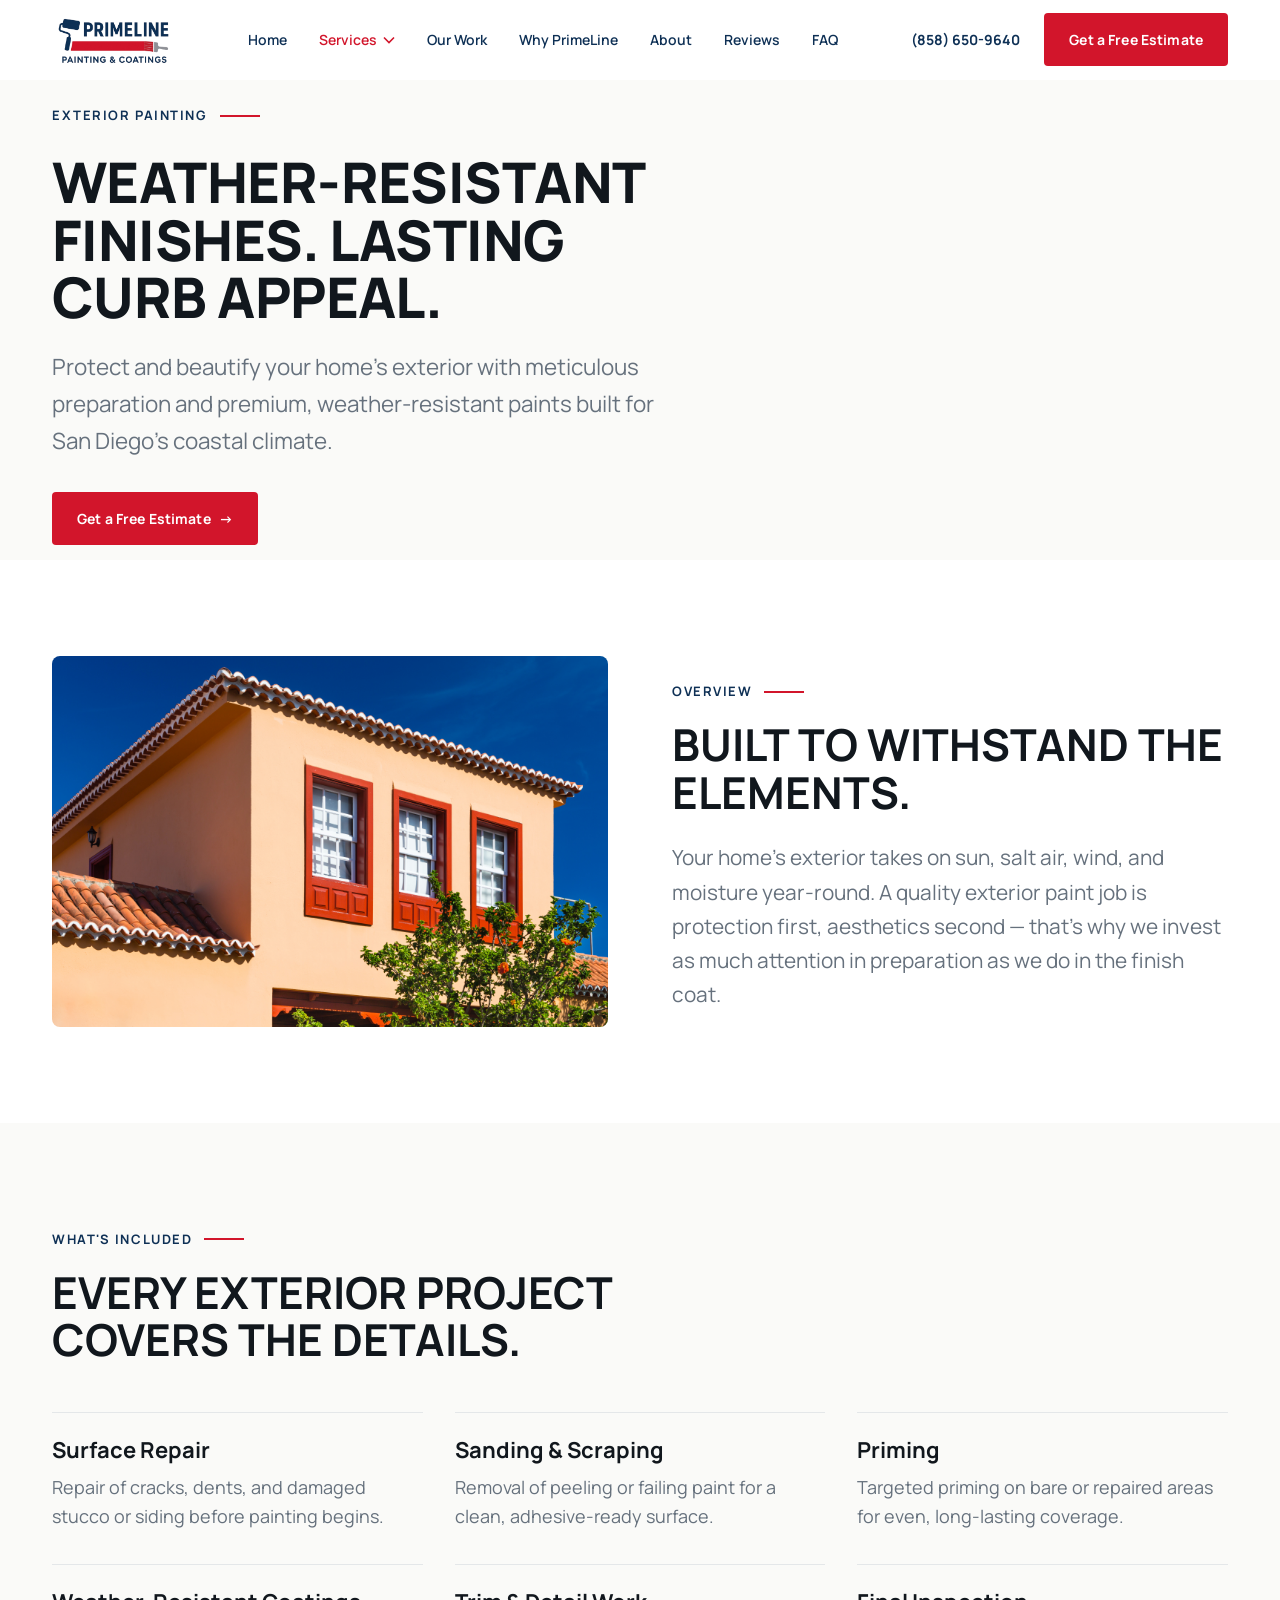
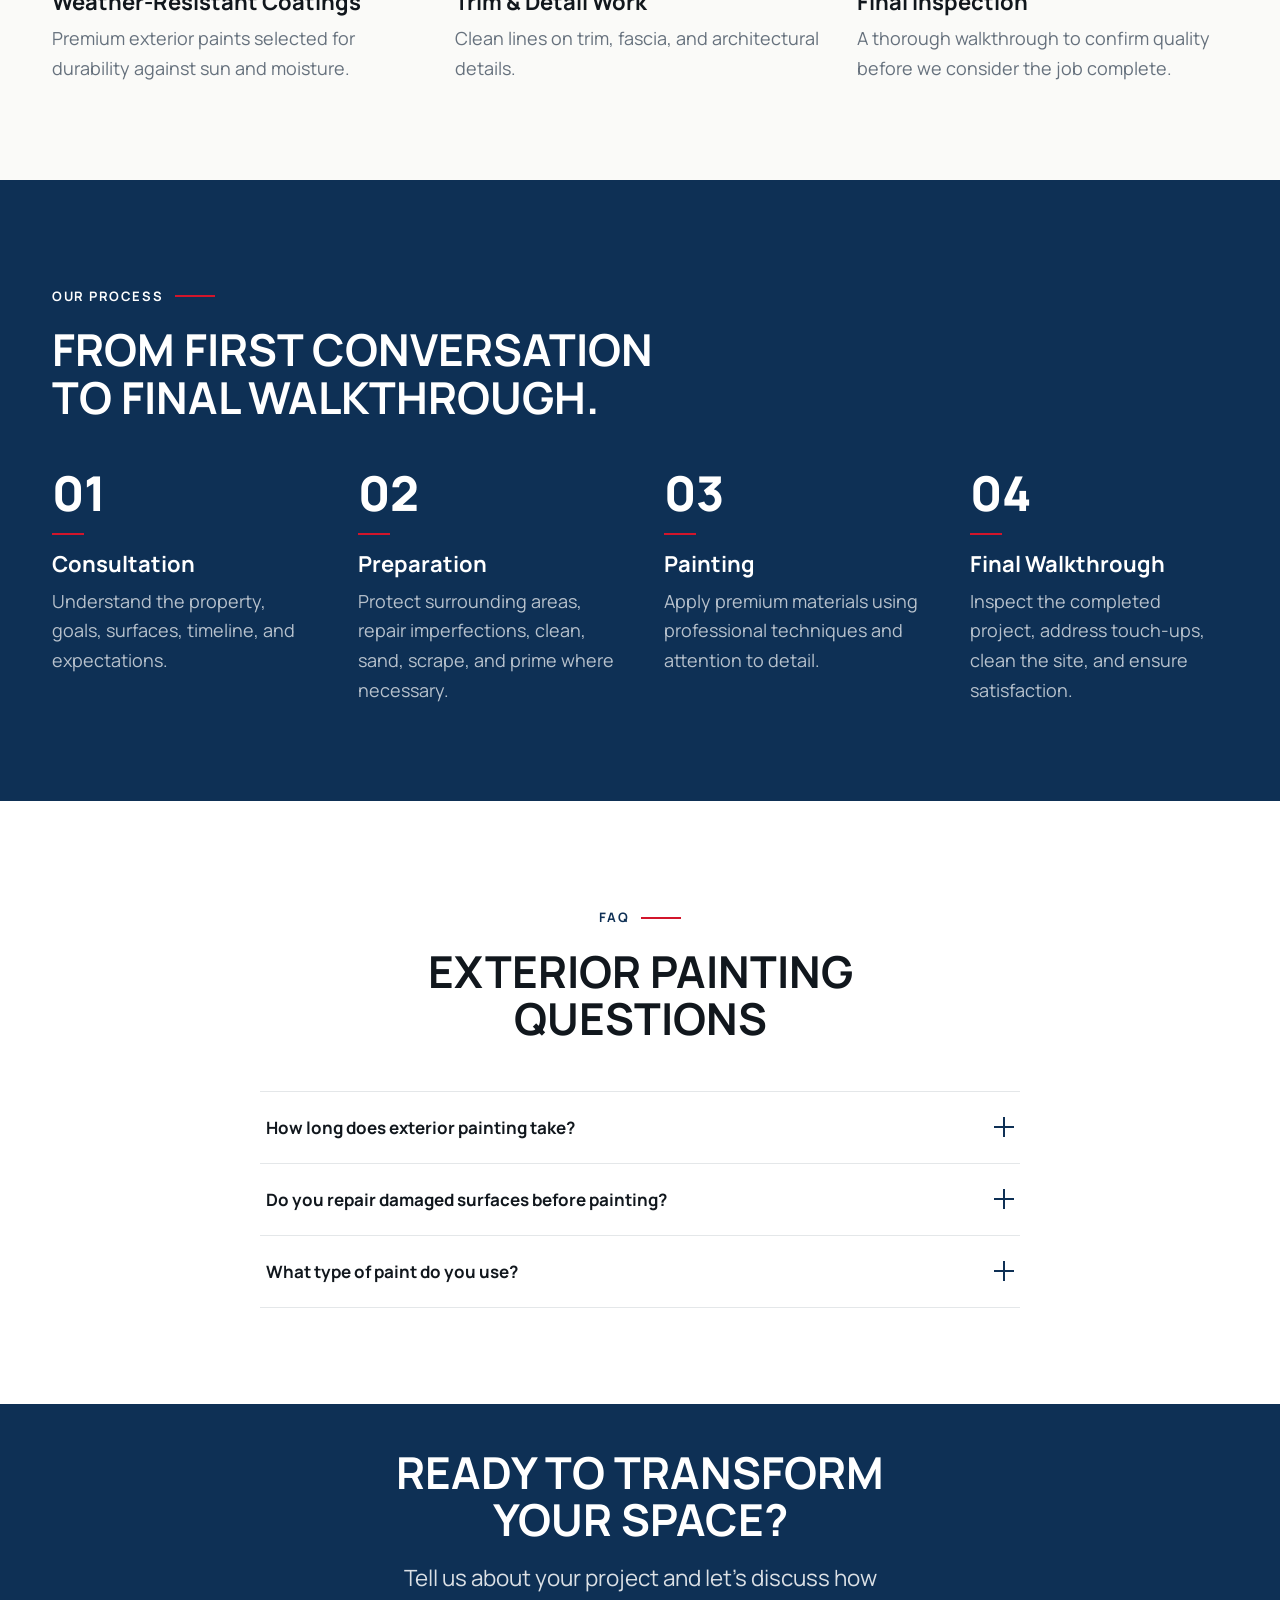
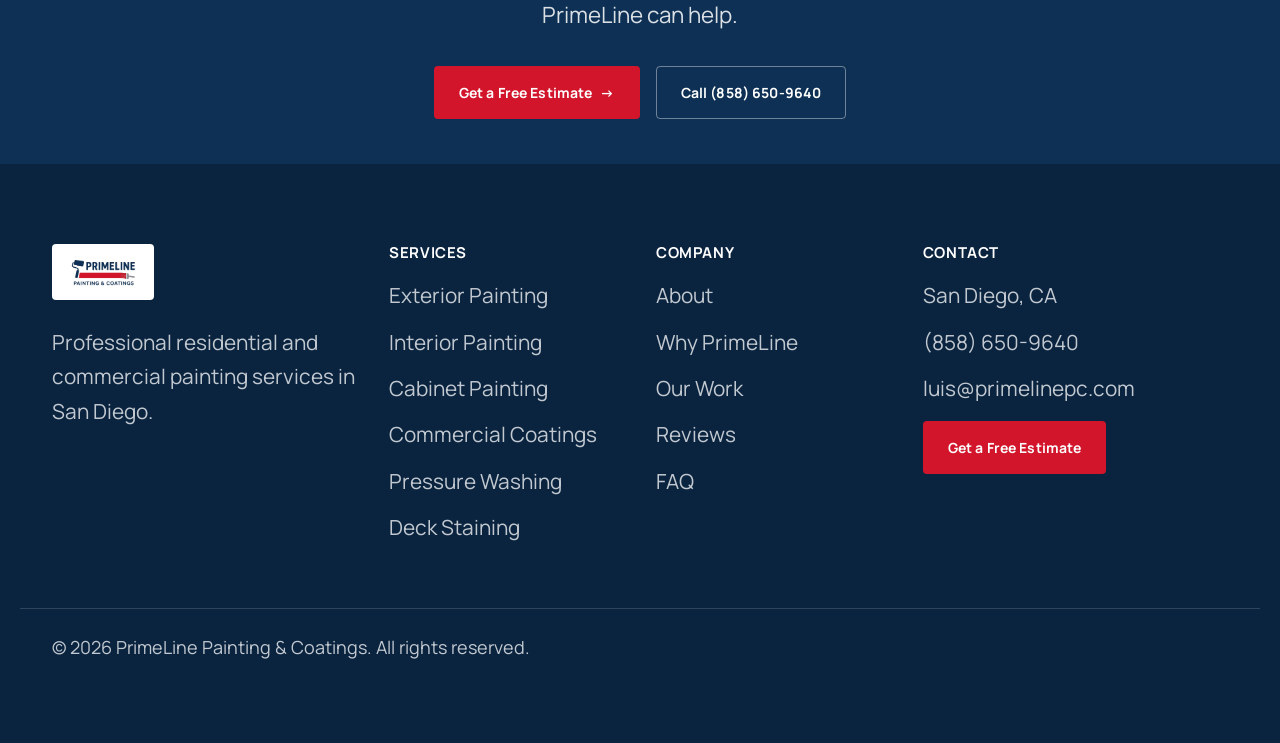
<file: services/exterior-painting.html>
<!DOCTYPE html>
<html lang="en">
<head>
<meta charset="UTF-8">
<meta name="viewport" content="width=device-width, initial-scale=1.0">
<title>Exterior Painting | PrimeLine Painting & Coatings | San Diego</title>
<meta name="description" content="Professional exterior painting in San Diego — weather-resistant coatings, meticulous surface preparation, and lasting curb appeal.">
<link rel="canonical" href="https://ofreedo.github.io/primeline-v2/services/exterior-painting.html">
<link rel="icon" href="../assets/images/favicon.png" type="image/png">
<link rel="apple-touch-icon" href="../assets/images/favicon.png">
<meta property="og:title" content="Exterior Painting | PrimeLine Painting & Coatings">
<meta property="og:description" content="Professional exterior painting in San Diego — weather-resistant coatings, meticulous surface preparation, and lasting curb appeal.">
<meta property="og:type" content="website">
<meta property="og:url" content="https://ofreedo.github.io/primeline-v2/services/exterior-painting.html">
<meta property="og:site_name" content="PrimeLine Painting & Coatings">
<meta property="og:image" content="https://ofreedo.github.io/primeline-v2/assets/images/logo.png">
<link rel="preconnect" href="https://fonts.googleapis.com">
<link rel="preconnect" href="https://fonts.gstatic.com" crossorigin>
<link href="https://fonts.googleapis.com/css2?family=Manrope:wght@400;500;600;700;800&display=swap" rel="stylesheet">
<link rel="stylesheet" href="../css/tokens.css">
<link rel="stylesheet" href="../css/base.css">
<link rel="stylesheet" href="../css/components.css">
<script type="application/ld+json">
{
  "@context": "https://schema.org",
  "@type": "Service",
  "serviceType": "Exterior Painting",
  "provider": { "@type": "LocalBusiness", "name": "PrimeLine Painting & Coatings" },
  "areaServed": "San Diego County, CA"
}
</script>
</head>
<body class="has-mobile-cta">
<a class="skip-link" href="#main">Skip to content</a>

<header class="site-header">
  <div class="container site-header__inner">
    <a href="../index.html" class="site-header__logo" aria-label="PrimeLine Painting & Coatings home">
      <img src="../assets/images/logo.png" alt="PrimeLine Painting & Coatings">
    </a>
    <nav class="site-nav" aria-label="Primary">
      <a href="../index.html">Home</a>
      <div class="site-nav__item--dropdown">
        <a href="../services.html" class="site-nav__trigger is-active">
          Services
          <svg viewBox="0 0 12 8" fill="none" stroke="currentColor" stroke-width="1.6" aria-hidden="true"><path d="M1 1.5 6 6.5 11 1.5"/></svg>
        </a>
        <div class="site-nav__dropdown">
          <a href="exterior-painting.html" class="is-active">Exterior Painting</a>
          <a href="interior-painting.html">Interior Painting</a>
          <a href="cabinet-painting.html">Cabinet Painting</a>
          <a href="commercial-coatings.html">Commercial Coatings</a>
          <a href="pressure-washing.html">Pressure Washing</a>
          <a href="deck-staining.html">Deck Staining</a>
        </div>
      </div>
      <a href="../our-work.html">Our Work</a>
      <a href="../why-primeline.html">Why PrimeLine</a>
      <a href="../about.html">About</a>
      <a href="../reviews.html">Reviews</a>
      <a href="../faq.html">FAQ</a>
    </nav>
    <div class="site-header__actions">
      <a href="tel:+18586509640" class="site-header__phone">(858) 650-9640</a>
      <a href="../contact.html" class="btn btn--primary">Get a Free Estimate</a>
      <button class="nav-toggle" aria-label="Open menu" aria-expanded="false">
        <svg width="24" height="24" viewBox="0 0 24 24" fill="none" stroke="currentColor" stroke-width="2"><line x1="3" y1="6" x2="21" y2="6"/><line x1="3" y1="12" x2="21" y2="12"/><line x1="3" y1="18" x2="21" y2="18"/></svg>
      </button>
    </div>
  </div>
</header>

<div class="mobile-menu" id="mobile-menu">
  <a href="../index.html">Home</a>
  <div class="mobile-menu__item--dropdown">
    <button class="mobile-menu__trigger" aria-expanded="false">
      Services
      <svg viewBox="0 0 12 8" fill="none" stroke="currentColor" stroke-width="1.6" aria-hidden="true"><path d="M1 1.5 6 6.5 11 1.5"/></svg>
    </button>
    <div class="mobile-menu__sublist">
      <a href="../services.html">All Services</a>
      <a href="exterior-painting.html" class="is-active">Exterior Painting</a>
      <a href="interior-painting.html">Interior Painting</a>
      <a href="cabinet-painting.html">Cabinet Painting</a>
      <a href="commercial-coatings.html">Commercial Coatings</a>
      <a href="pressure-washing.html">Pressure Washing</a>
      <a href="deck-staining.html">Deck Staining</a>
    </div>
  </div>
  <a href="../our-work.html">Our Work</a>
  <a href="../why-primeline.html">Why PrimeLine</a>
  <a href="../about.html">About</a>
  <a href="../reviews.html">Reviews</a>
  <a href="../faq.html">FAQ</a>
  <a href="../contact.html" class="btn btn--primary">Get a Free Estimate</a>
  <a href="tel:+18586509640">(858) 650-9640</a>
</div>

<main id="main">

  <section class="hero" style="min-height:480px">
    <div class="container hero__grid" style="grid-template-columns:1fr">
      <div class="hero__content reveal" style="max-width:640px">
        <span class="eyebrow">Exterior Painting</span>
        <h1 style="margin-top:var(--sp-24)">WEATHER-RESISTANT FINISHES. LASTING CURB APPEAL.</h1>
        <p class="body-lg" style="margin-top:var(--sp-16); color:var(--pl-slate)">Protect and beautify your home's exterior with meticulous preparation and premium, weather-resistant paints built for San Diego's coastal climate.</p>
        <div class="hero__actions">
          <a href="../contact.html" class="btn btn--primary">Get a Free Estimate <span class="arrow">→</span></a>
        </div>
      </div>
    </div>
  </section>

  <section class="section bg-white">
    <div class="container split">
      <div class="split__image reveal">
        <img src="../assets/images/service-cabinets.jpg" alt="Exterior painting project on a San Diego home" width="1000" height="750">
      </div>
      <div class="reveal">
        <span class="eyebrow">Overview</span>
        <h2 style="margin-top:var(--sp-16)">BUILT TO WITHSTAND THE ELEMENTS.</h2>
        <p style="margin-top:var(--sp-24); color:var(--pl-slate)">Your home's exterior takes on sun, salt air, wind, and moisture year-round. A quality exterior paint job is protection first, aesthetics second — that's why we invest as much attention in preparation as we do in the finish coat.</p>
      </div>
    </div>
  </section>

  <section class="section bg-warm-white">
    <div class="container">
      <div class="reveal" style="max-width:640px; margin-bottom:var(--sp-48)">
        <span class="eyebrow">What's Included</span>
        <h2 style="margin-top:var(--sp-16)">EVERY EXTERIOR PROJECT COVERS THE DETAILS.</h2>
      </div>
      <div class="benefit-grid" style="color:var(--pl-charcoal)">
        <div class="benefit-item reveal" style="border-top:var(--border-default)">
          <h4>Surface Repair</h4>
          <p style="color:var(--pl-slate)">Repair of cracks, dents, and damaged stucco or siding before painting begins.</p>
        </div>
        <div class="benefit-item reveal" style="border-top:var(--border-default)">
          <h4>Sanding &amp; Scraping</h4>
          <p style="color:var(--pl-slate)">Removal of peeling or failing paint for a clean, adhesive-ready surface.</p>
        </div>
        <div class="benefit-item reveal" style="border-top:var(--border-default)">
          <h4>Priming</h4>
          <p style="color:var(--pl-slate)">Targeted priming on bare or repaired areas for even, long-lasting coverage.</p>
        </div>
        <div class="benefit-item reveal" style="border-top:var(--border-default)">
          <h4>Weather-Resistant Coatings</h4>
          <p style="color:var(--pl-slate)">Premium exterior paints selected for durability against sun and moisture.</p>
        </div>
        <div class="benefit-item reveal" style="border-top:var(--border-default)">
          <h4>Trim &amp; Detail Work</h4>
          <p style="color:var(--pl-slate)">Clean lines on trim, fascia, and architectural details.</p>
        </div>
        <div class="benefit-item reveal" style="border-top:var(--border-default)">
          <h4>Final Inspection</h4>
          <p style="color:var(--pl-slate)">A thorough walkthrough to confirm quality before we consider the job complete.</p>
        </div>
      </div>
    </div>
  </section>

  <section class="section bg-navy">
    <div class="container">
      <div class="reveal" style="max-width:640px; margin-bottom:var(--sp-48)">
        <span class="eyebrow">Our Process</span>
        <h2 style="margin-top:var(--sp-16)">FROM FIRST CONVERSATION TO FINAL WALKTHROUGH.</h2>
      </div>
      <div class="process-grid">
        <div class="process-step reveal">
          <div class="process-step__number" style="color:var(--pl-white)">01</div>
          <div class="process-step__rule"></div>
          <h4 style="color:var(--pl-white)">Consultation</h4>
          <p style="color:rgba(255,255,255,0.7)">Understand the property, goals, surfaces, timeline, and expectations.</p>
        </div>
        <div class="process-step reveal">
          <div class="process-step__number" style="color:var(--pl-white)">02</div>
          <div class="process-step__rule"></div>
          <h4 style="color:var(--pl-white)">Preparation</h4>
          <p style="color:rgba(255,255,255,0.7)">Protect surrounding areas, repair imperfections, clean, sand, scrape, and prime where necessary.</p>
        </div>
        <div class="process-step reveal">
          <div class="process-step__number" style="color:var(--pl-white)">03</div>
          <div class="process-step__rule"></div>
          <h4 style="color:var(--pl-white)">Painting</h4>
          <p style="color:rgba(255,255,255,0.7)">Apply premium materials using professional techniques and attention to detail.</p>
        </div>
        <div class="process-step reveal">
          <div class="process-step__number" style="color:var(--pl-white)">04</div>
          <div class="process-step__rule"></div>
          <h4 style="color:var(--pl-white)">Final Walkthrough</h4>
          <p style="color:rgba(255,255,255,0.7)">Inspect the completed project, address touch-ups, clean the site, and ensure satisfaction.</p>
        </div>
      </div>
    </div>
  </section>

  <section class="section bg-white">
    <div class="container">
      <div class="reveal" style="max-width:640px; margin: 0 auto var(--sp-48); text-align:center">
        <span class="eyebrow" style="justify-content:center">FAQ</span>
        <h2 style="margin-top:var(--sp-16)">EXTERIOR PAINTING QUESTIONS</h2>
      </div>
      <div class="faq-list reveal" style="max-width:760px; margin-inline:auto">
        <div class="faq-item">
          <button class="faq-item__question" aria-expanded="false">How long does exterior painting take?<span class="faq-item__icon"></span></button>
          <div class="faq-item__answer"><p>Timelines depend on the size and condition of the property. We'll provide a specific estimate during your consultation.</p></div>
        </div>
        <div class="faq-item">
          <button class="faq-item__question" aria-expanded="false">Do you repair damaged surfaces before painting?<span class="faq-item__icon"></span></button>
          <div class="faq-item__answer"><p>Yes — surface repair and preparation are part of every exterior painting project.</p></div>
        </div>
        <div class="faq-item">
          <button class="faq-item__question" aria-expanded="false">What type of paint do you use?<span class="faq-item__icon"></span></button>
          <div class="faq-item__answer"><p>We use premium materials selected for durability and long-lasting results in San Diego's coastal climate.</p></div>
        </div>
      </div>
    </div>
  </section>

  <section class="cta-section bg-navy">
    <div class="container cta-section__content reveal">
      <h2>READY TO TRANSFORM YOUR SPACE?</h2>
      <p class="body-lg" style="margin-top:var(--sp-16)">Tell us about your project and let's discuss how PrimeLine can help.</p>
      <div class="btn-row">
        <a href="../contact.html" class="btn btn--primary">Get a Free Estimate <span class="arrow">→</span></a>
        <a href="tel:+18586509640" class="btn btn--secondary">Call (858) 650-9640</a>
      </div>
    </div>
  </section>

</main>

<footer class="site-footer">
  <div class="container site-footer__grid">
    <div>
      <div class="site-footer__logo"><img src="../assets/images/logo.png" alt="PrimeLine Painting & Coatings"></div>
      <p>Professional residential and commercial painting services in San Diego.</p>
    </div>
    <div>
      <h4>Services</h4>
      <ul>
        <li><a href="exterior-painting.html">Exterior Painting</a></li>
        <li><a href="interior-painting.html">Interior Painting</a></li>
        <li><a href="cabinet-painting.html">Cabinet Painting</a></li>
        <li><a href="commercial-coatings.html">Commercial Coatings</a></li>
        <li><a href="pressure-washing.html">Pressure Washing</a></li>
        <li><a href="deck-staining.html">Deck Staining</a></li>
      </ul>
    </div>
    <div>
      <h4>Company</h4>
      <ul>
        <li><a href="../about.html">About</a></li>
        <li><a href="../why-primeline.html">Why PrimeLine</a></li>
        <li><a href="../our-work.html">Our Work</a></li>
        <li><a href="../reviews.html">Reviews</a></li>
        <li><a href="../faq.html">FAQ</a></li>
      </ul>
    </div>
    <div>
      <h4>Contact</h4>
      <ul>
        <li>San Diego, CA</li>
        <li><a href="tel:+18586509640">(858) 650-9640</a></li>
        <li><a href="mailto:luis@primelinepc.com">luis@primelinepc.com</a></li>
      </ul>
      <a href="../contact.html" class="btn btn--primary" style="margin-top:var(--sp-16)">Get a Free Estimate</a>
    </div>
  </div>
  <div class="container site-footer__bottom">
    <span>&copy; 2026 PrimeLine Painting &amp; Coatings. All rights reserved.</span>
  </div>
</footer>

<div class="mobile-cta-bar">
  <a href="tel:+18586509640">Call</a>
  <a href="../contact.html">Free Estimate</a>
</div>

<script src="../js/main.js"></script>
</body>
</html>
</file>
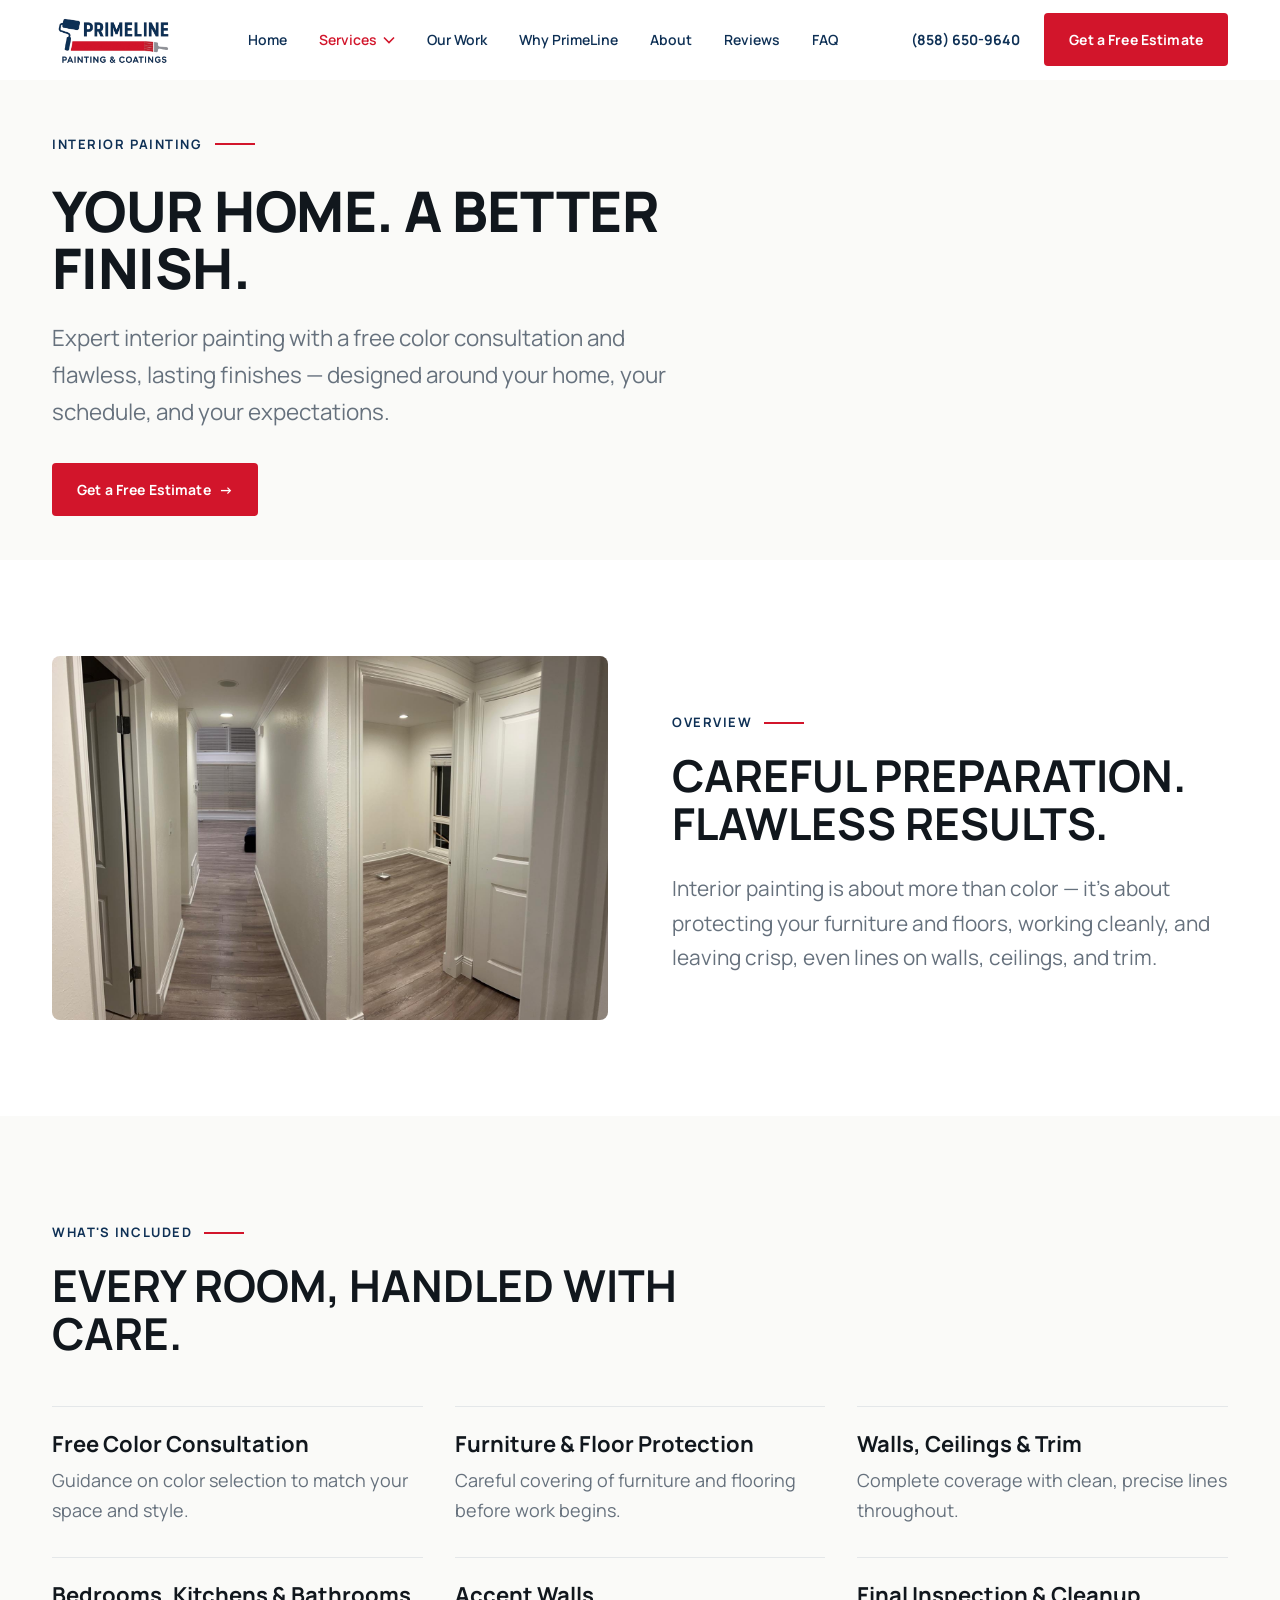
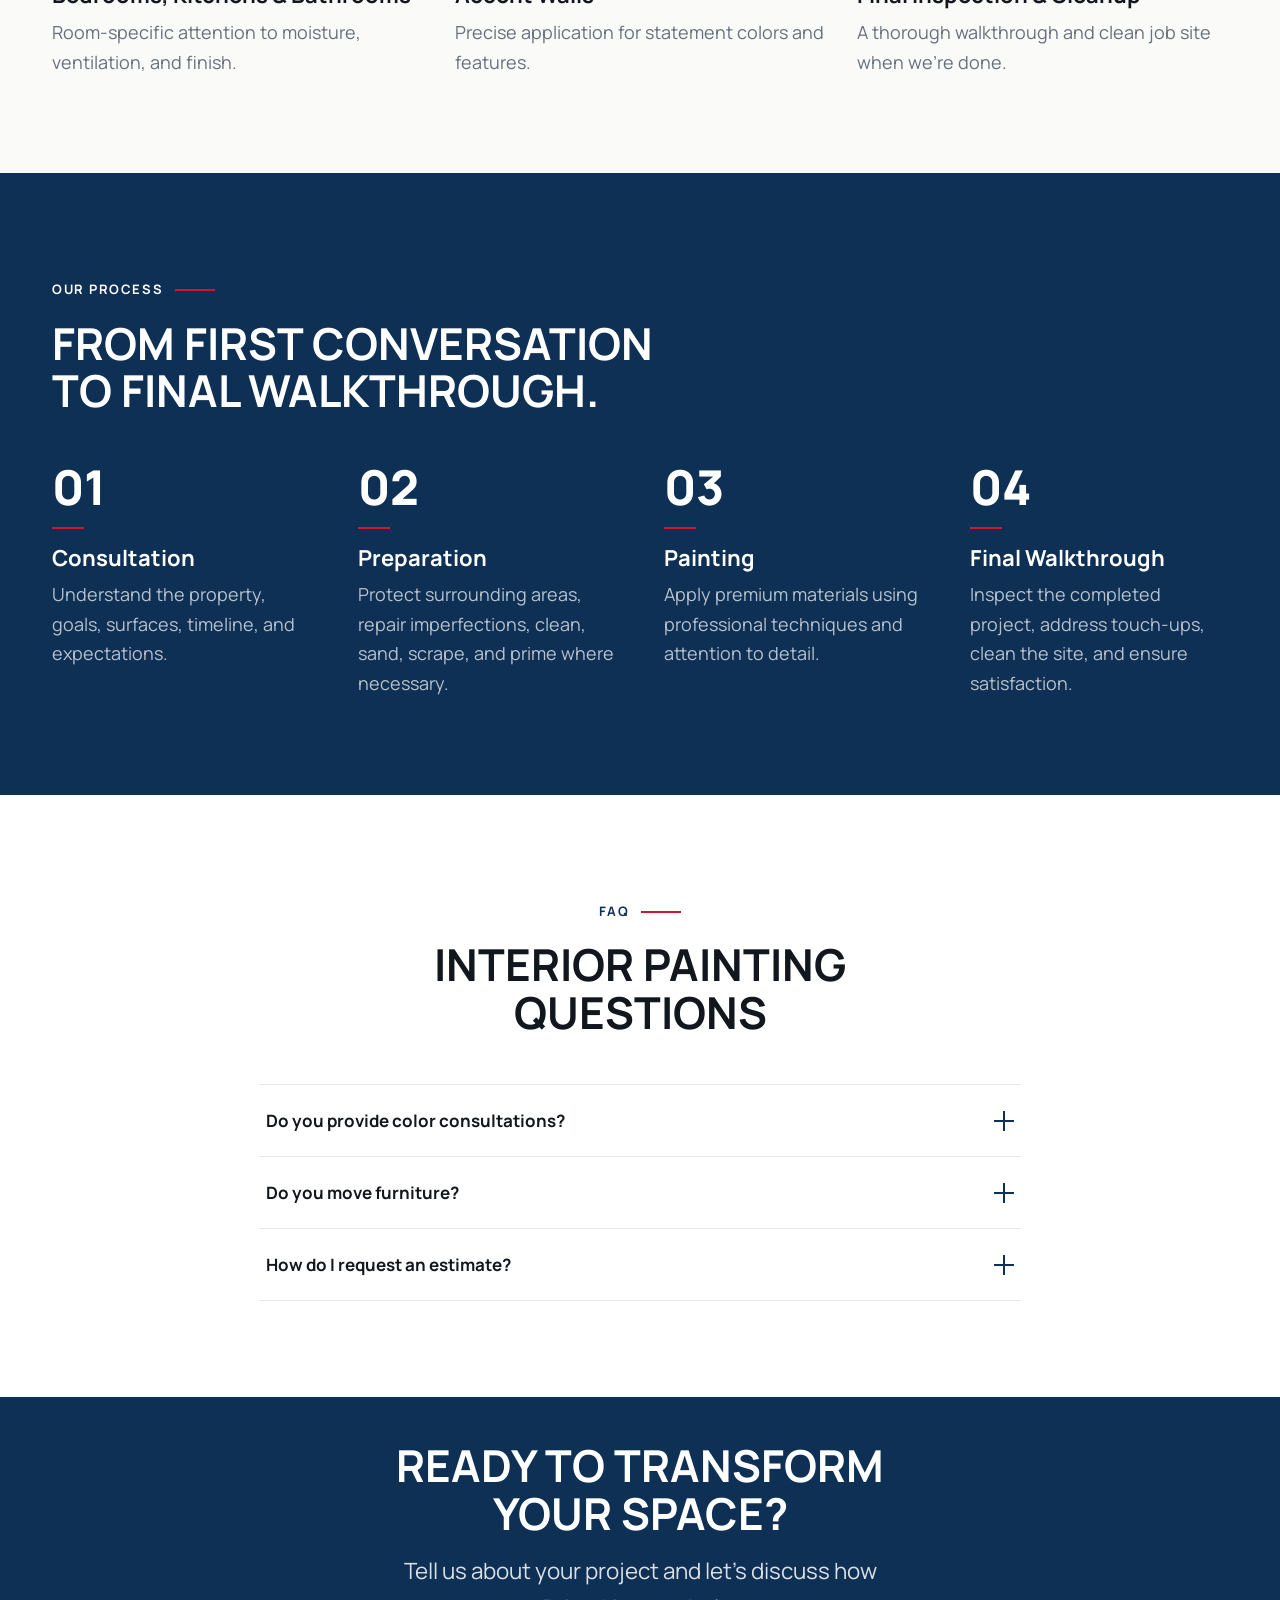
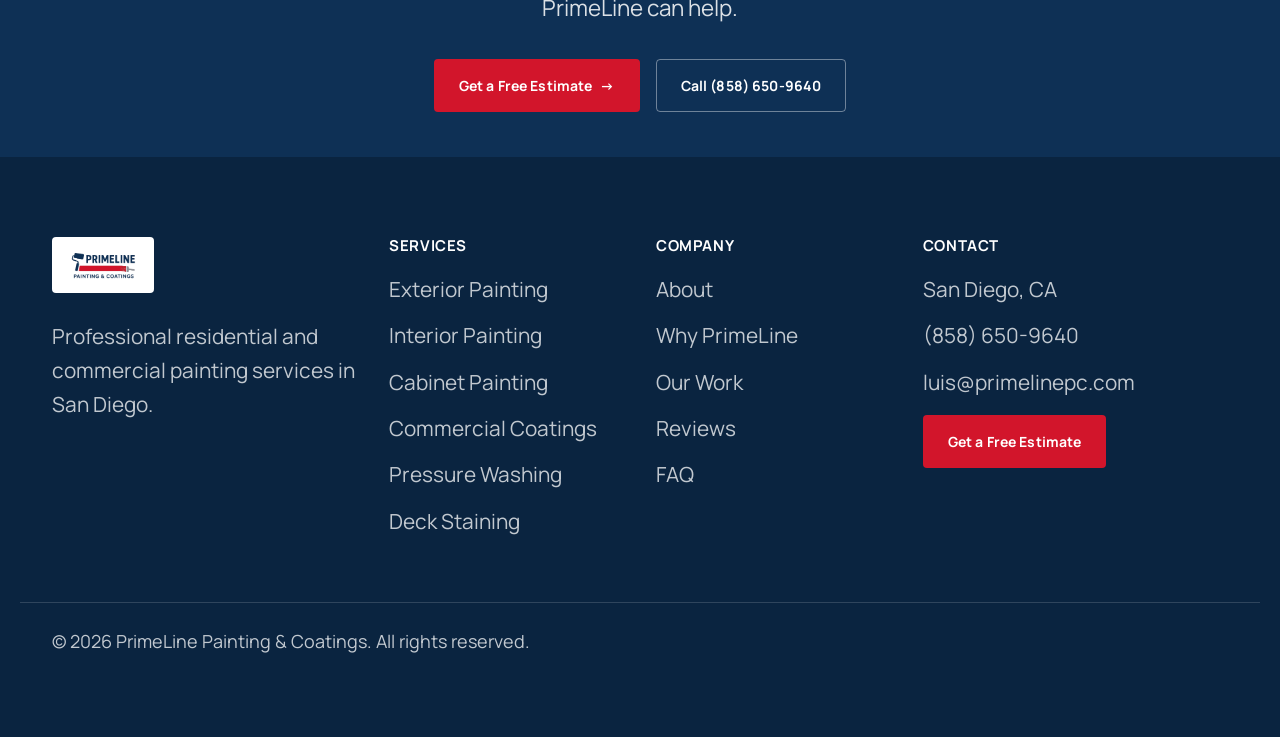
<file: services/interior-painting.html>
<!DOCTYPE html>
<html lang="en">
<head>
<meta charset="UTF-8">
<meta name="viewport" content="width=device-width, initial-scale=1.0">
<title>Interior Painting | PrimeLine Painting & Coatings | San Diego</title>
<meta name="description" content="Expert interior painting in San Diego — free color consultation, careful preparation, and flawless, lasting finishes for every room.">
<link rel="canonical" href="https://ofreedo.github.io/primeline-v2/services/interior-painting.html">
<link rel="icon" href="../assets/images/favicon.png" type="image/png">
<link rel="apple-touch-icon" href="../assets/images/favicon.png">
<meta property="og:title" content="Interior Painting | PrimeLine Painting & Coatings">
<meta property="og:description" content="Expert interior painting in San Diego — free color consultation, careful preparation, and flawless, lasting finishes for every room.">
<meta property="og:type" content="website">
<meta property="og:url" content="https://ofreedo.github.io/primeline-v2/services/interior-painting.html">
<meta property="og:site_name" content="PrimeLine Painting & Coatings">
<meta property="og:image" content="https://ofreedo.github.io/primeline-v2/assets/images/logo.png">
<link rel="preconnect" href="https://fonts.googleapis.com">
<link rel="preconnect" href="https://fonts.gstatic.com" crossorigin>
<link href="https://fonts.googleapis.com/css2?family=Manrope:wght@400;500;600;700;800&display=swap" rel="stylesheet">
<link rel="stylesheet" href="../css/tokens.css">
<link rel="stylesheet" href="../css/base.css">
<link rel="stylesheet" href="../css/components.css">
<script type="application/ld+json">
{
  "@context": "https://schema.org",
  "@type": "Service",
  "serviceType": "Interior Painting",
  "provider": { "@type": "LocalBusiness", "name": "PrimeLine Painting & Coatings" },
  "areaServed": "San Diego County, CA"
}
</script>
</head>
<body class="has-mobile-cta">
<a class="skip-link" href="#main">Skip to content</a>

<header class="site-header">
  <div class="container site-header__inner">
    <a href="../index.html" class="site-header__logo" aria-label="PrimeLine Painting & Coatings home">
      <img src="../assets/images/logo.png" alt="PrimeLine Painting & Coatings">
    </a>
    <nav class="site-nav" aria-label="Primary">
      <a href="../index.html">Home</a>
      <div class="site-nav__item--dropdown">
        <a href="../services.html" class="site-nav__trigger is-active">
          Services
          <svg viewBox="0 0 12 8" fill="none" stroke="currentColor" stroke-width="1.6" aria-hidden="true"><path d="M1 1.5 6 6.5 11 1.5"/></svg>
        </a>
        <div class="site-nav__dropdown">
          <a href="exterior-painting.html">Exterior Painting</a>
          <a href="interior-painting.html" class="is-active">Interior Painting</a>
          <a href="cabinet-painting.html">Cabinet Painting</a>
          <a href="commercial-coatings.html">Commercial Coatings</a>
          <a href="pressure-washing.html">Pressure Washing</a>
          <a href="deck-staining.html">Deck Staining</a>
        </div>
      </div>
      <a href="../our-work.html">Our Work</a>
      <a href="../why-primeline.html">Why PrimeLine</a>
      <a href="../about.html">About</a>
      <a href="../reviews.html">Reviews</a>
      <a href="../faq.html">FAQ</a>
    </nav>
    <div class="site-header__actions">
      <a href="tel:+18586509640" class="site-header__phone">(858) 650-9640</a>
      <a href="../contact.html" class="btn btn--primary">Get a Free Estimate</a>
      <button class="nav-toggle" aria-label="Open menu" aria-expanded="false">
        <svg width="24" height="24" viewBox="0 0 24 24" fill="none" stroke="currentColor" stroke-width="2"><line x1="3" y1="6" x2="21" y2="6"/><line x1="3" y1="12" x2="21" y2="12"/><line x1="3" y1="18" x2="21" y2="18"/></svg>
      </button>
    </div>
  </div>
</header>

<div class="mobile-menu" id="mobile-menu">
  <a href="../index.html">Home</a>
  <div class="mobile-menu__item--dropdown">
    <button class="mobile-menu__trigger" aria-expanded="false">
      Services
      <svg viewBox="0 0 12 8" fill="none" stroke="currentColor" stroke-width="1.6" aria-hidden="true"><path d="M1 1.5 6 6.5 11 1.5"/></svg>
    </button>
    <div class="mobile-menu__sublist">
      <a href="../services.html">All Services</a>
      <a href="exterior-painting.html">Exterior Painting</a>
      <a href="interior-painting.html" class="is-active">Interior Painting</a>
      <a href="cabinet-painting.html">Cabinet Painting</a>
      <a href="commercial-coatings.html">Commercial Coatings</a>
      <a href="pressure-washing.html">Pressure Washing</a>
      <a href="deck-staining.html">Deck Staining</a>
    </div>
  </div>
  <a href="../our-work.html">Our Work</a>
  <a href="../why-primeline.html">Why PrimeLine</a>
  <a href="../about.html">About</a>
  <a href="../reviews.html">Reviews</a>
  <a href="../faq.html">FAQ</a>
  <a href="../contact.html" class="btn btn--primary">Get a Free Estimate</a>
  <a href="tel:+18586509640">(858) 650-9640</a>
</div>

<main id="main">

  <section class="hero" style="min-height:480px">
    <div class="container hero__grid" style="grid-template-columns:1fr">
      <div class="hero__content reveal" style="max-width:640px">
        <span class="eyebrow">Interior Painting</span>
        <h1 style="margin-top:var(--sp-24)">YOUR HOME. A BETTER FINISH.</h1>
        <p class="body-lg" style="margin-top:var(--sp-16); color:var(--pl-slate)">Expert interior painting with a free color consultation and flawless, lasting finishes — designed around your home, your schedule, and your expectations.</p>
        <div class="hero__actions">
          <a href="../contact.html" class="btn btn--primary">Get a Free Estimate <span class="arrow">→</span></a>
        </div>
      </div>
    </div>
  </section>

  <section class="section bg-white">
    <div class="container split">
      <div class="split__image reveal">
        <img src="../assets/images/service-interior.jpg" alt="Freshly painted interior hallway and living space" width="1000" height="750">
      </div>
      <div class="reveal">
        <span class="eyebrow">Overview</span>
        <h2 style="margin-top:var(--sp-16)">CAREFUL PREPARATION. FLAWLESS RESULTS.</h2>
        <p style="margin-top:var(--sp-24); color:var(--pl-slate)">Interior painting is about more than color — it's about protecting your furniture and floors, working cleanly, and leaving crisp, even lines on walls, ceilings, and trim.</p>
      </div>
    </div>
  </section>

  <section class="section bg-warm-white">
    <div class="container">
      <div class="reveal" style="max-width:640px; margin-bottom:var(--sp-48)">
        <span class="eyebrow">What's Included</span>
        <h2 style="margin-top:var(--sp-16)">EVERY ROOM, HANDLED WITH CARE.</h2>
      </div>
      <div class="benefit-grid" style="color:var(--pl-charcoal)">
        <div class="benefit-item reveal" style="border-top:var(--border-default)">
          <h4>Free Color Consultation</h4>
          <p style="color:var(--pl-slate)">Guidance on color selection to match your space and style.</p>
        </div>
        <div class="benefit-item reveal" style="border-top:var(--border-default)">
          <h4>Furniture &amp; Floor Protection</h4>
          <p style="color:var(--pl-slate)">Careful covering of furniture and flooring before work begins.</p>
        </div>
        <div class="benefit-item reveal" style="border-top:var(--border-default)">
          <h4>Walls, Ceilings &amp; Trim</h4>
          <p style="color:var(--pl-slate)">Complete coverage with clean, precise lines throughout.</p>
        </div>
        <div class="benefit-item reveal" style="border-top:var(--border-default)">
          <h4>Bedrooms, Kitchens &amp; Bathrooms</h4>
          <p style="color:var(--pl-slate)">Room-specific attention to moisture, ventilation, and finish.</p>
        </div>
        <div class="benefit-item reveal" style="border-top:var(--border-default)">
          <h4>Accent Walls</h4>
          <p style="color:var(--pl-slate)">Precise application for statement colors and features.</p>
        </div>
        <div class="benefit-item reveal" style="border-top:var(--border-default)">
          <h4>Final Inspection &amp; Cleanup</h4>
          <p style="color:var(--pl-slate)">A thorough walkthrough and clean job site when we're done.</p>
        </div>
      </div>
    </div>
  </section>

  <section class="section bg-navy">
    <div class="container">
      <div class="reveal" style="max-width:640px; margin-bottom:var(--sp-48)">
        <span class="eyebrow">Our Process</span>
        <h2 style="margin-top:var(--sp-16)">FROM FIRST CONVERSATION TO FINAL WALKTHROUGH.</h2>
      </div>
      <div class="process-grid">
        <div class="process-step reveal">
          <div class="process-step__number" style="color:var(--pl-white)">01</div>
          <div class="process-step__rule"></div>
          <h4 style="color:var(--pl-white)">Consultation</h4>
          <p style="color:rgba(255,255,255,0.7)">Understand the property, goals, surfaces, timeline, and expectations.</p>
        </div>
        <div class="process-step reveal">
          <div class="process-step__number" style="color:var(--pl-white)">02</div>
          <div class="process-step__rule"></div>
          <h4 style="color:var(--pl-white)">Preparation</h4>
          <p style="color:rgba(255,255,255,0.7)">Protect surrounding areas, repair imperfections, clean, sand, scrape, and prime where necessary.</p>
        </div>
        <div class="process-step reveal">
          <div class="process-step__number" style="color:var(--pl-white)">03</div>
          <div class="process-step__rule"></div>
          <h4 style="color:var(--pl-white)">Painting</h4>
          <p style="color:rgba(255,255,255,0.7)">Apply premium materials using professional techniques and attention to detail.</p>
        </div>
        <div class="process-step reveal">
          <div class="process-step__number" style="color:var(--pl-white)">04</div>
          <div class="process-step__rule"></div>
          <h4 style="color:var(--pl-white)">Final Walkthrough</h4>
          <p style="color:rgba(255,255,255,0.7)">Inspect the completed project, address touch-ups, clean the site, and ensure satisfaction.</p>
        </div>
      </div>
    </div>
  </section>

  <section class="section bg-white">
    <div class="container">
      <div class="reveal" style="max-width:640px; margin: 0 auto var(--sp-48); text-align:center">
        <span class="eyebrow" style="justify-content:center">FAQ</span>
        <h2 style="margin-top:var(--sp-16)">INTERIOR PAINTING QUESTIONS</h2>
      </div>
      <div class="faq-list reveal" style="max-width:760px; margin-inline:auto">
        <div class="faq-item">
          <button class="faq-item__question" aria-expanded="false">Do you provide color consultations?<span class="faq-item__icon"></span></button>
          <div class="faq-item__answer"><p>Yes — free color consultation is included with our interior painting service.</p></div>
        </div>
        <div class="faq-item">
          <button class="faq-item__question" aria-expanded="false">Do you move furniture?<span class="faq-item__icon"></span></button>
          <div class="faq-item__answer"><p>We carefully protect and work around furniture and flooring as part of every interior project.</p></div>
        </div>
        <div class="faq-item">
          <button class="faq-item__question" aria-expanded="false">How do I request an estimate?<span class="faq-item__icon"></span></button>
          <div class="faq-item__answer"><p>Use the Get a Free Estimate button anywhere on this site, or call us directly at (858) 650-9640.</p></div>
        </div>
      </div>
    </div>
  </section>

  <section class="cta-section bg-navy">
    <div class="container cta-section__content reveal">
      <h2>READY TO TRANSFORM YOUR SPACE?</h2>
      <p class="body-lg" style="margin-top:var(--sp-16)">Tell us about your project and let's discuss how PrimeLine can help.</p>
      <div class="btn-row">
        <a href="../contact.html" class="btn btn--primary">Get a Free Estimate <span class="arrow">→</span></a>
        <a href="tel:+18586509640" class="btn btn--secondary">Call (858) 650-9640</a>
      </div>
    </div>
  </section>

</main>

<footer class="site-footer">
  <div class="container site-footer__grid">
    <div>
      <div class="site-footer__logo"><img src="../assets/images/logo.png" alt="PrimeLine Painting & Coatings"></div>
      <p>Professional residential and commercial painting services in San Diego.</p>
    </div>
    <div>
      <h4>Services</h4>
      <ul>
        <li><a href="exterior-painting.html">Exterior Painting</a></li>
        <li><a href="interior-painting.html">Interior Painting</a></li>
        <li><a href="cabinet-painting.html">Cabinet Painting</a></li>
        <li><a href="commercial-coatings.html">Commercial Coatings</a></li>
        <li><a href="pressure-washing.html">Pressure Washing</a></li>
        <li><a href="deck-staining.html">Deck Staining</a></li>
      </ul>
    </div>
    <div>
      <h4>Company</h4>
      <ul>
        <li><a href="../about.html">About</a></li>
        <li><a href="../why-primeline.html">Why PrimeLine</a></li>
        <li><a href="../our-work.html">Our Work</a></li>
        <li><a href="../reviews.html">Reviews</a></li>
        <li><a href="../faq.html">FAQ</a></li>
      </ul>
    </div>
    <div>
      <h4>Contact</h4>
      <ul>
        <li>San Diego, CA</li>
        <li><a href="tel:+18586509640">(858) 650-9640</a></li>
        <li><a href="mailto:luis@primelinepc.com">luis@primelinepc.com</a></li>
      </ul>
      <a href="../contact.html" class="btn btn--primary" style="margin-top:var(--sp-16)">Get a Free Estimate</a>
    </div>
  </div>
  <div class="container site-footer__bottom">
    <span>&copy; 2026 PrimeLine Painting &amp; Coatings. All rights reserved.</span>
  </div>
</footer>

<div class="mobile-cta-bar">
  <a href="tel:+18586509640">Call</a>
  <a href="../contact.html">Free Estimate</a>
</div>

<script src="../js/main.js"></script>
</body>
</html>
</file>
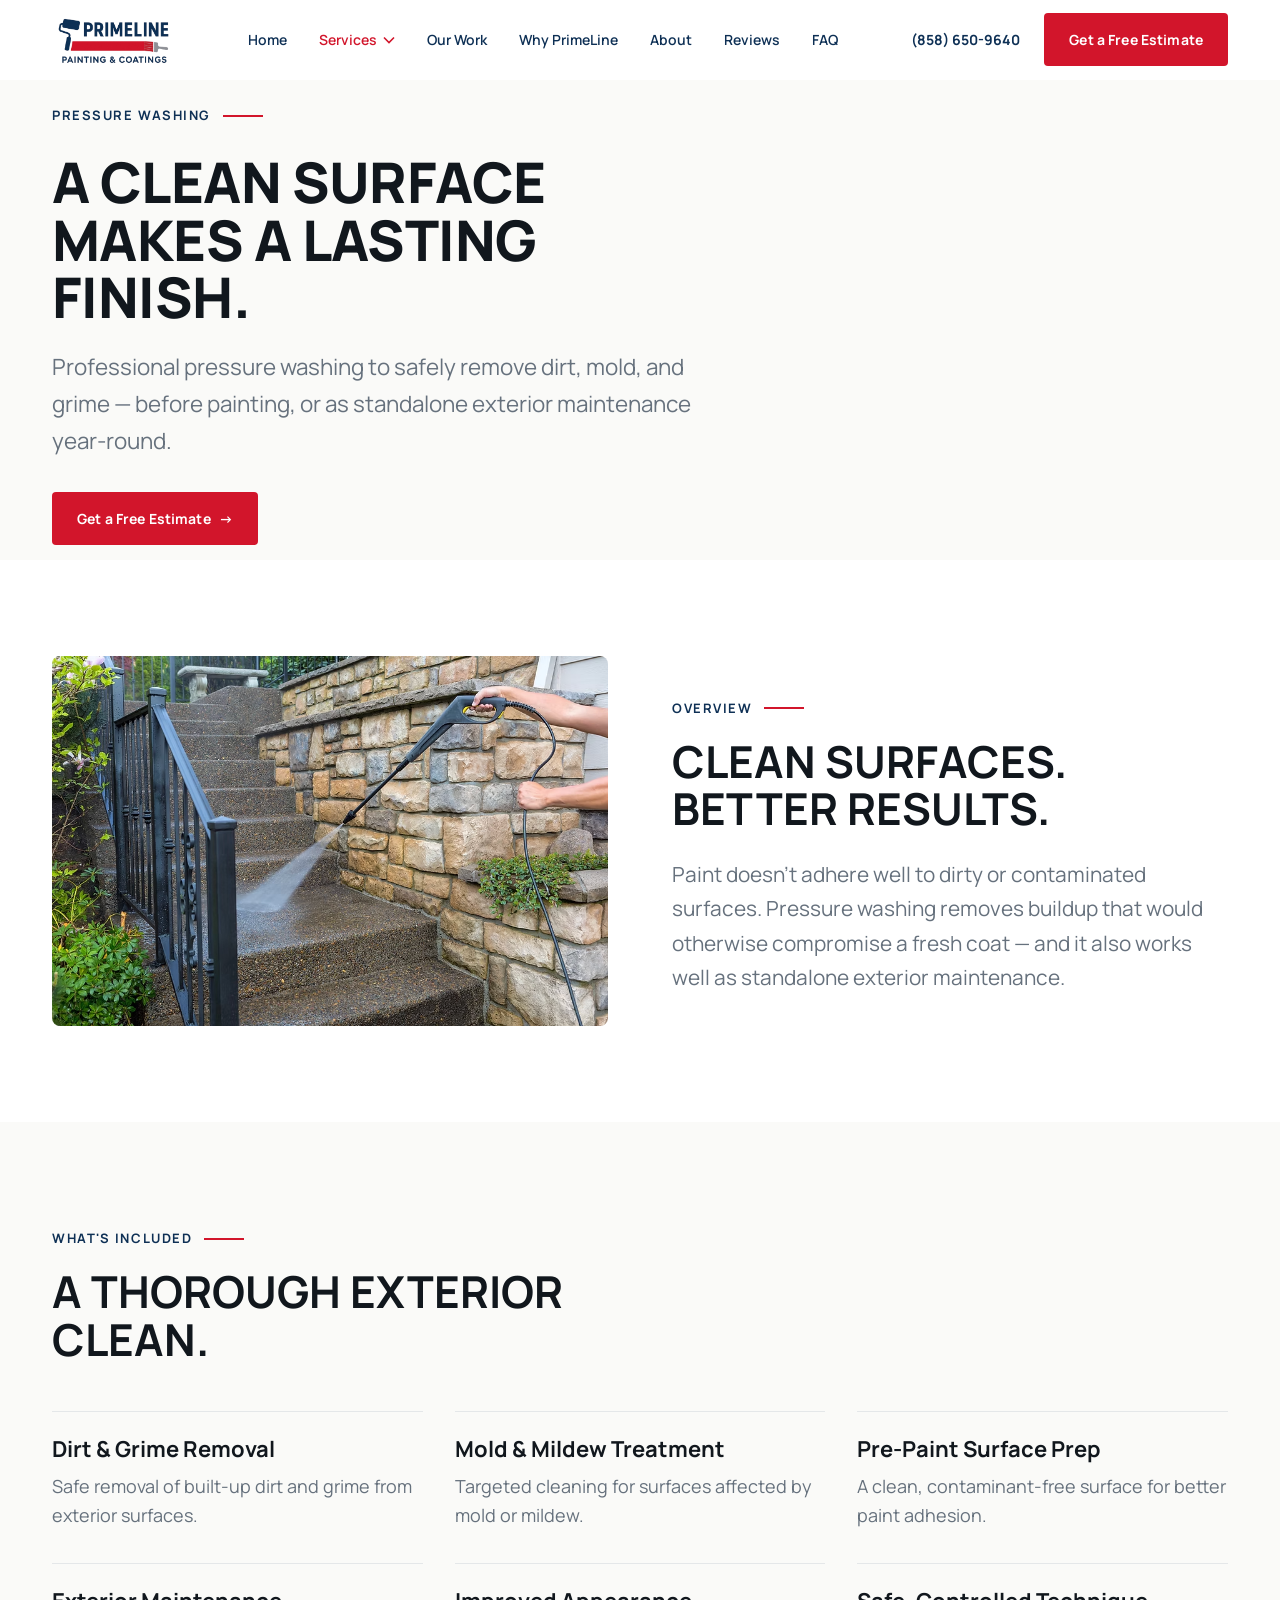
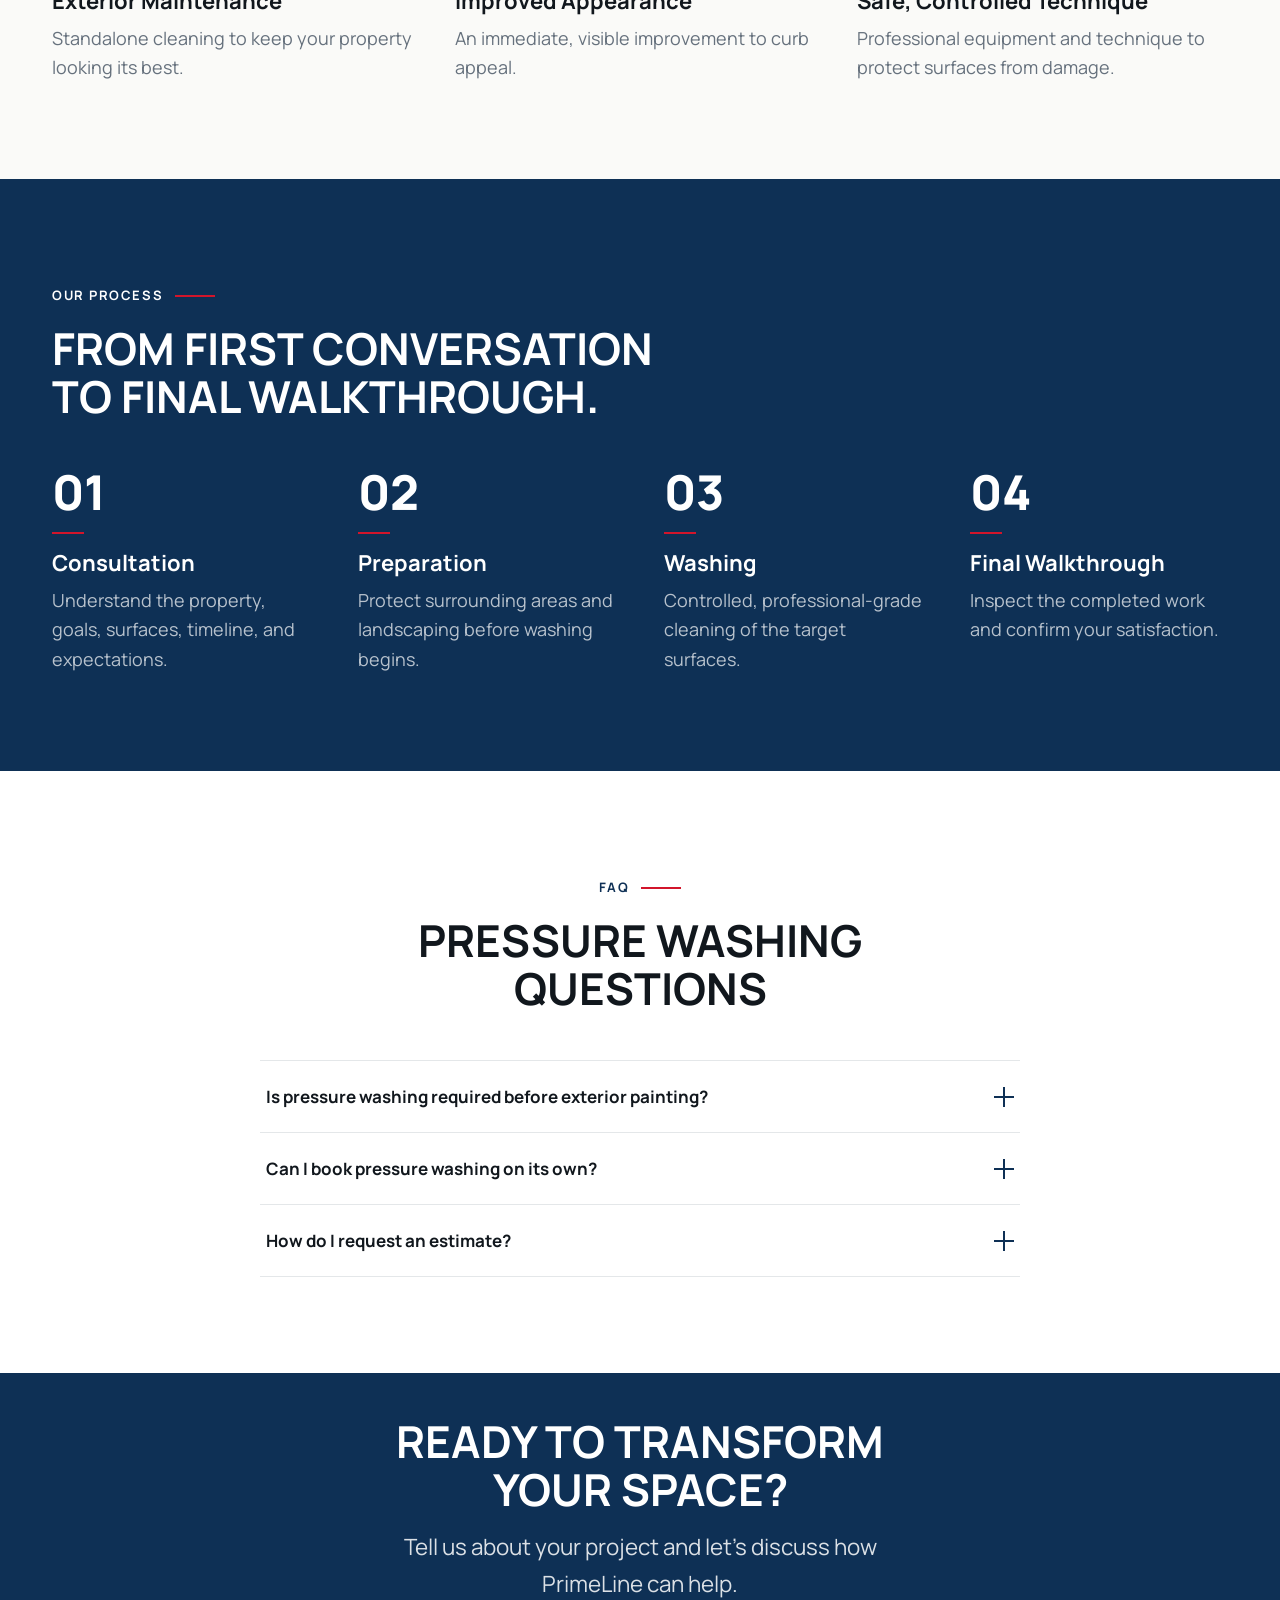
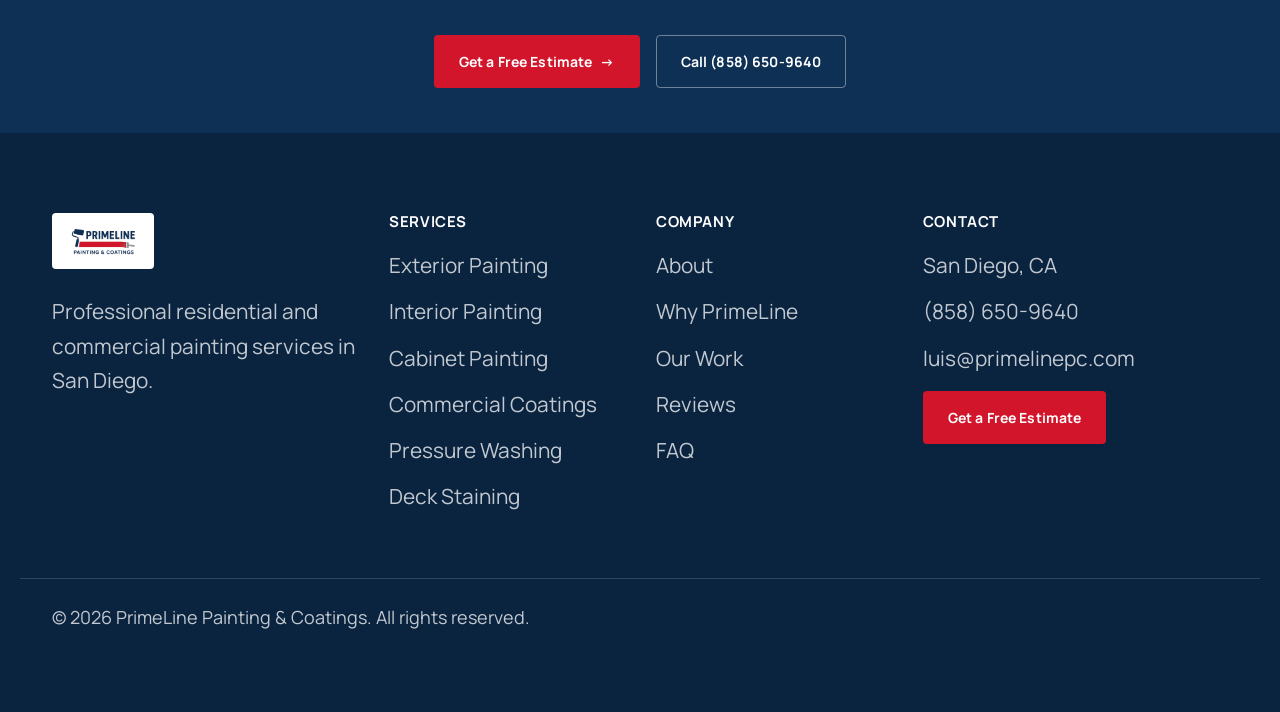
<file: services/pressure-washing.html>
<!DOCTYPE html>
<html lang="en">
<head>
<meta charset="UTF-8">
<meta name="viewport" content="width=device-width, initial-scale=1.0">
<title>Pressure Washing | PrimeLine Painting & Coatings | San Diego</title>
<meta name="description" content="Professional pressure washing in San Diego — safely remove dirt, mold, and grime from exterior surfaces before painting or year-round.">
<link rel="canonical" href="https://ofreedo.github.io/primeline-v2/services/pressure-washing.html">
<link rel="icon" href="../assets/images/favicon.png" type="image/png">
<link rel="apple-touch-icon" href="../assets/images/favicon.png">
<meta property="og:title" content="Pressure Washing | PrimeLine Painting & Coatings">
<meta property="og:description" content="Professional pressure washing in San Diego — safely remove dirt, mold, and grime from exterior surfaces before painting or year-round.">
<meta property="og:type" content="website">
<meta property="og:url" content="https://ofreedo.github.io/primeline-v2/services/pressure-washing.html">
<meta property="og:site_name" content="PrimeLine Painting & Coatings">
<meta property="og:image" content="https://ofreedo.github.io/primeline-v2/assets/images/logo.png">
<link rel="preconnect" href="https://fonts.googleapis.com">
<link rel="preconnect" href="https://fonts.gstatic.com" crossorigin>
<link href="https://fonts.googleapis.com/css2?family=Manrope:wght@400;500;600;700;800&display=swap" rel="stylesheet">
<link rel="stylesheet" href="../css/tokens.css">
<link rel="stylesheet" href="../css/base.css">
<link rel="stylesheet" href="../css/components.css">
<script type="application/ld+json">
{
  "@context": "https://schema.org",
  "@type": "Service",
  "serviceType": "Pressure Washing",
  "provider": { "@type": "LocalBusiness", "name": "PrimeLine Painting & Coatings" },
  "areaServed": "San Diego County, CA"
}
</script>
</head>
<body class="has-mobile-cta">
<a class="skip-link" href="#main">Skip to content</a>

<header class="site-header">
  <div class="container site-header__inner">
    <a href="../index.html" class="site-header__logo" aria-label="PrimeLine Painting & Coatings home">
      <img src="../assets/images/logo.png" alt="PrimeLine Painting & Coatings">
    </a>
    <nav class="site-nav" aria-label="Primary">
      <a href="../index.html">Home</a>
      <div class="site-nav__item--dropdown">
        <a href="../services.html" class="site-nav__trigger is-active">
          Services
          <svg viewBox="0 0 12 8" fill="none" stroke="currentColor" stroke-width="1.6" aria-hidden="true"><path d="M1 1.5 6 6.5 11 1.5"/></svg>
        </a>
        <div class="site-nav__dropdown">
          <a href="exterior-painting.html">Exterior Painting</a>
          <a href="interior-painting.html">Interior Painting</a>
          <a href="cabinet-painting.html">Cabinet Painting</a>
          <a href="commercial-coatings.html">Commercial Coatings</a>
          <a href="pressure-washing.html" class="is-active">Pressure Washing</a>
          <a href="deck-staining.html">Deck Staining</a>
        </div>
      </div>
      <a href="../our-work.html">Our Work</a>
      <a href="../why-primeline.html">Why PrimeLine</a>
      <a href="../about.html">About</a>
      <a href="../reviews.html">Reviews</a>
      <a href="../faq.html">FAQ</a>
    </nav>
    <div class="site-header__actions">
      <a href="tel:+18586509640" class="site-header__phone">(858) 650-9640</a>
      <a href="../contact.html" class="btn btn--primary">Get a Free Estimate</a>
      <button class="nav-toggle" aria-label="Open menu" aria-expanded="false">
        <svg width="24" height="24" viewBox="0 0 24 24" fill="none" stroke="currentColor" stroke-width="2"><line x1="3" y1="6" x2="21" y2="6"/><line x1="3" y1="12" x2="21" y2="12"/><line x1="3" y1="18" x2="21" y2="18"/></svg>
      </button>
    </div>
  </div>
</header>

<div class="mobile-menu" id="mobile-menu">
  <a href="../index.html">Home</a>
  <div class="mobile-menu__item--dropdown">
    <button class="mobile-menu__trigger" aria-expanded="false">
      Services
      <svg viewBox="0 0 12 8" fill="none" stroke="currentColor" stroke-width="1.6" aria-hidden="true"><path d="M1 1.5 6 6.5 11 1.5"/></svg>
    </button>
    <div class="mobile-menu__sublist">
      <a href="../services.html">All Services</a>
      <a href="exterior-painting.html">Exterior Painting</a>
      <a href="interior-painting.html">Interior Painting</a>
      <a href="cabinet-painting.html">Cabinet Painting</a>
      <a href="commercial-coatings.html">Commercial Coatings</a>
      <a href="pressure-washing.html" class="is-active">Pressure Washing</a>
      <a href="deck-staining.html">Deck Staining</a>
    </div>
  </div>
  <a href="../our-work.html">Our Work</a>
  <a href="../why-primeline.html">Why PrimeLine</a>
  <a href="../about.html">About</a>
  <a href="../reviews.html">Reviews</a>
  <a href="../faq.html">FAQ</a>
  <a href="../contact.html" class="btn btn--primary">Get a Free Estimate</a>
  <a href="tel:+18586509640">(858) 650-9640</a>
</div>

<main id="main">

  <section class="hero" style="min-height:480px">
    <div class="container hero__grid" style="grid-template-columns:1fr">
      <div class="hero__content reveal" style="max-width:640px">
        <span class="eyebrow">Pressure Washing</span>
        <h1 style="margin-top:var(--sp-24)">A CLEAN SURFACE MAKES A LASTING FINISH.</h1>
        <p class="body-lg" style="margin-top:var(--sp-16); color:var(--pl-slate)">Professional pressure washing to safely remove dirt, mold, and grime — before painting, or as standalone exterior maintenance year-round.</p>
        <div class="hero__actions">
          <a href="../contact.html" class="btn btn--primary">Get a Free Estimate <span class="arrow">→</span></a>
        </div>
      </div>
    </div>
  </section>

  <section class="section bg-white">
    <div class="container split">
      <div class="split__image reveal">
        <img src="../assets/images/service-pressure-washing.png" alt="Pressure washing exterior surfaces" width="1000" height="750">
      </div>
      <div class="reveal">
        <span class="eyebrow">Overview</span>
        <h2 style="margin-top:var(--sp-16)">CLEAN SURFACES. BETTER RESULTS.</h2>
        <p style="margin-top:var(--sp-24); color:var(--pl-slate)">Paint doesn't adhere well to dirty or contaminated surfaces. Pressure washing removes buildup that would otherwise compromise a fresh coat — and it also works well as standalone exterior maintenance.</p>
      </div>
    </div>
  </section>

  <section class="section bg-warm-white">
    <div class="container">
      <div class="reveal" style="max-width:640px; margin-bottom:var(--sp-48)">
        <span class="eyebrow">What's Included</span>
        <h2 style="margin-top:var(--sp-16)">A THOROUGH EXTERIOR CLEAN.</h2>
      </div>
      <div class="benefit-grid" style="color:var(--pl-charcoal)">
        <div class="benefit-item reveal" style="border-top:var(--border-default)">
          <h4>Dirt &amp; Grime Removal</h4>
          <p style="color:var(--pl-slate)">Safe removal of built-up dirt and grime from exterior surfaces.</p>
        </div>
        <div class="benefit-item reveal" style="border-top:var(--border-default)">
          <h4>Mold &amp; Mildew Treatment</h4>
          <p style="color:var(--pl-slate)">Targeted cleaning for surfaces affected by mold or mildew.</p>
        </div>
        <div class="benefit-item reveal" style="border-top:var(--border-default)">
          <h4>Pre-Paint Surface Prep</h4>
          <p style="color:var(--pl-slate)">A clean, contaminant-free surface for better paint adhesion.</p>
        </div>
        <div class="benefit-item reveal" style="border-top:var(--border-default)">
          <h4>Exterior Maintenance</h4>
          <p style="color:var(--pl-slate)">Standalone cleaning to keep your property looking its best.</p>
        </div>
        <div class="benefit-item reveal" style="border-top:var(--border-default)">
          <h4>Improved Appearance</h4>
          <p style="color:var(--pl-slate)">An immediate, visible improvement to curb appeal.</p>
        </div>
        <div class="benefit-item reveal" style="border-top:var(--border-default)">
          <h4>Safe, Controlled Technique</h4>
          <p style="color:var(--pl-slate)">Professional equipment and technique to protect surfaces from damage.</p>
        </div>
      </div>
    </div>
  </section>

  <section class="section bg-navy">
    <div class="container">
      <div class="reveal" style="max-width:640px; margin-bottom:var(--sp-48)">
        <span class="eyebrow">Our Process</span>
        <h2 style="margin-top:var(--sp-16)">FROM FIRST CONVERSATION TO FINAL WALKTHROUGH.</h2>
      </div>
      <div class="process-grid">
        <div class="process-step reveal">
          <div class="process-step__number" style="color:var(--pl-white)">01</div>
          <div class="process-step__rule"></div>
          <h4 style="color:var(--pl-white)">Consultation</h4>
          <p style="color:rgba(255,255,255,0.7)">Understand the property, goals, surfaces, timeline, and expectations.</p>
        </div>
        <div class="process-step reveal">
          <div class="process-step__number" style="color:var(--pl-white)">02</div>
          <div class="process-step__rule"></div>
          <h4 style="color:var(--pl-white)">Preparation</h4>
          <p style="color:rgba(255,255,255,0.7)">Protect surrounding areas and landscaping before washing begins.</p>
        </div>
        <div class="process-step reveal">
          <div class="process-step__number" style="color:var(--pl-white)">03</div>
          <div class="process-step__rule"></div>
          <h4 style="color:var(--pl-white)">Washing</h4>
          <p style="color:rgba(255,255,255,0.7)">Controlled, professional-grade cleaning of the target surfaces.</p>
        </div>
        <div class="process-step reveal">
          <div class="process-step__number" style="color:var(--pl-white)">04</div>
          <div class="process-step__rule"></div>
          <h4 style="color:var(--pl-white)">Final Walkthrough</h4>
          <p style="color:rgba(255,255,255,0.7)">Inspect the completed work and confirm your satisfaction.</p>
        </div>
      </div>
    </div>
  </section>

  <section class="section bg-white">
    <div class="container">
      <div class="reveal" style="max-width:640px; margin: 0 auto var(--sp-48); text-align:center">
        <span class="eyebrow" style="justify-content:center">FAQ</span>
        <h2 style="margin-top:var(--sp-16)">PRESSURE WASHING QUESTIONS</h2>
      </div>
      <div class="faq-list reveal" style="max-width:760px; margin-inline:auto">
        <div class="faq-item">
          <button class="faq-item__question" aria-expanded="false">Is pressure washing required before exterior painting?<span class="faq-item__icon"></span></button>
          <div class="faq-item__answer"><p>It's recommended for surfaces with dirt, mold, or grime buildup, since a clean surface helps paint adhere better and last longer.</p></div>
        </div>
        <div class="faq-item">
          <button class="faq-item__question" aria-expanded="false">Can I book pressure washing on its own?<span class="faq-item__icon"></span></button>
          <div class="faq-item__answer"><p>Yes — pressure washing is available as a standalone service, not only as prep work for painting.</p></div>
        </div>
        <div class="faq-item">
          <button class="faq-item__question" aria-expanded="false">How do I request an estimate?<span class="faq-item__icon"></span></button>
          <div class="faq-item__answer"><p>Use the Get a Free Estimate button anywhere on this site, or call us directly at (858) 650-9640.</p></div>
        </div>
      </div>
    </div>
  </section>

  <section class="cta-section bg-navy">
    <div class="container cta-section__content reveal">
      <h2>READY TO TRANSFORM YOUR SPACE?</h2>
      <p class="body-lg" style="margin-top:var(--sp-16)">Tell us about your project and let's discuss how PrimeLine can help.</p>
      <div class="btn-row">
        <a href="../contact.html" class="btn btn--primary">Get a Free Estimate <span class="arrow">→</span></a>
        <a href="tel:+18586509640" class="btn btn--secondary">Call (858) 650-9640</a>
      </div>
    </div>
  </section>

</main>

<footer class="site-footer">
  <div class="container site-footer__grid">
    <div>
      <div class="site-footer__logo"><img src="../assets/images/logo.png" alt="PrimeLine Painting & Coatings"></div>
      <p>Professional residential and commercial painting services in San Diego.</p>
    </div>
    <div>
      <h4>Services</h4>
      <ul>
        <li><a href="exterior-painting.html">Exterior Painting</a></li>
        <li><a href="interior-painting.html">Interior Painting</a></li>
        <li><a href="cabinet-painting.html">Cabinet Painting</a></li>
        <li><a href="commercial-coatings.html">Commercial Coatings</a></li>
        <li><a href="pressure-washing.html">Pressure Washing</a></li>
        <li><a href="deck-staining.html">Deck Staining</a></li>
      </ul>
    </div>
    <div>
      <h4>Company</h4>
      <ul>
        <li><a href="../about.html">About</a></li>
        <li><a href="../why-primeline.html">Why PrimeLine</a></li>
        <li><a href="../our-work.html">Our Work</a></li>
        <li><a href="../reviews.html">Reviews</a></li>
        <li><a href="../faq.html">FAQ</a></li>
      </ul>
    </div>
    <div>
      <h4>Contact</h4>
      <ul>
        <li>San Diego, CA</li>
        <li><a href="tel:+18586509640">(858) 650-9640</a></li>
        <li><a href="mailto:luis@primelinepc.com">luis@primelinepc.com</a></li>
      </ul>
      <a href="../contact.html" class="btn btn--primary" style="margin-top:var(--sp-16)">Get a Free Estimate</a>
    </div>
  </div>
  <div class="container site-footer__bottom">
    <span>&copy; 2026 PrimeLine Painting &amp; Coatings. All rights reserved.</span>
  </div>
</footer>

<div class="mobile-cta-bar">
  <a href="tel:+18586509640">Call</a>
  <a href="../contact.html">Free Estimate</a>
</div>

<script src="../js/main.js"></script>
</body>
</html>
</file>
<file: css/tokens.css>
/* ===================================================================
   PRIMELINE PAINTING & COATINGS — DESIGN TOKENS
   Source of truth for color, type, spacing, radius, motion.
   Navy/red sampled via canvas pixel analysis of the live brand logo
   (static.wixstatic.com/media/7c6ae4_aed1dd9f4e3344f583843a061668a54a~mv2.png),
   not approximated from screenshots.
   =================================================================== */

:root {
  /* COLOR — sampled directly from brand logo pixels */
  --pl-navy: #0E3055;
  --pl-navy-dark: #0A2440;
  --pl-red: #D2152B;

  --pl-white: #FFFFFF;
  --pl-warm-white: #FAFAF8;
  --pl-gray-50: #F7F8F8;
  --pl-gray-100: #F1F3F4;
  --pl-gray-200: #E4E7E9;

  --pl-slate: #66717D;
  --pl-charcoal: #20262D;
  --pl-black: #11171D;

  /* TYPE */
  --font-primary: 'Manrope', -apple-system, BlinkMacSystemFont, sans-serif;

  --fs-display-xl: 4.5rem;
  --fs-display: 4rem;
  --fs-h1: 3.5rem;
  --fs-h2: 2.75rem;
  --fs-h3: 1.875rem;
  --fs-h4: 1.375rem;
  --fs-body-lg: 1.4rem;
  --fs-body: 1.3rem;
  --fs-body-sm: 1.125rem;
  --fs-eyebrow: 0.8125rem;
  --fs-button: 0.875rem;

  /* SPACING — 8px base */
  --sp-4: 0.25rem;
  --sp-8: 0.5rem;
  --sp-12: 0.75rem;
  --sp-16: 1rem;
  --sp-24: 1.5rem;
  --sp-32: 2rem;
  --sp-40: 2.5rem;
  --sp-48: 3rem;
  --sp-64: 4rem;
  --sp-80: 5rem;
  --sp-96: 6rem;
  --sp-120: 7.5rem;
  --sp-144: 9rem;

  /* LAYOUT */
  --content-max: 1240px;
  --pad-mobile: 20px;
  --pad-tablet: 28px;
  --pad-desktop: 32px;

  /* RADIUS */
  --radius-sm: 4px;
  --radius-md: 6px;
  --radius-lg: 8px;

  /* BORDERS */
  --border-default: 1px solid var(--pl-gray-200);
  --border-dark: 1px solid rgba(255,255,255,.15);

  /* SHADOW */
  --shadow-default: 0 8px 30px rgba(17, 23, 29, 0.06);

  /* MOTION */
  --transition-fast: 150ms ease;
  --transition-default: 200ms ease;
  --transition-slow: 300ms ease;
}
</file>
<file: css/base.css>
/* ===================================================================
   PRIMELINE — BASE / RESET / TYPOGRAPHY
   =================================================================== */

*, *::before, *::after { box-sizing: border-box; }
html { scroll-behavior: smooth; }
@media (prefers-reduced-motion: reduce) {
  html { scroll-behavior: auto; }
  *, *::before, *::after {
    animation-duration: 0.01ms !important;
    animation-iteration-count: 1 !important;
    transition-duration: 0.01ms !important;
    scroll-behavior: auto !important;
  }
}

body {
  margin: 0;
  font-family: var(--font-primary);
  color: var(--pl-charcoal);
  background: var(--pl-warm-white);
  font-size: var(--fs-body);
  line-height: 1.65;
  -webkit-font-smoothing: antialiased;
}

img { max-width: 100%; display: block; }

a { color: inherit; text-decoration: none; }

h1, h2, h3, h4, p, ul, ol { margin: 0; }

button { font-family: inherit; cursor: pointer; }

/* Focus visibility — never removed without replacement */
a:focus-visible,
button:focus-visible,
input:focus-visible,
textarea:focus-visible,
select:focus-visible,
summary:focus-visible {
  outline: 2px solid var(--pl-navy);
  outline-offset: 3px;
}

.container {
  max-width: var(--content-max);
  margin: 0 auto;
  padding-inline: var(--pad-mobile);
}
@media (min-width: 768px) {
  .container { padding-inline: var(--pad-tablet); }
}
@media (min-width: 1024px) {
  .container { padding-inline: var(--pad-desktop); }
}

/* Type scale */
.eyebrow {
  display: inline-flex;
  align-items: center;
  gap: var(--sp-12);
  font-size: var(--fs-eyebrow);
  font-weight: 700;
  letter-spacing: 0.12em;
  text-transform: uppercase;
  color: var(--pl-navy);
}
.eyebrow::after {
  content: '';
  display: inline-block;
  width: 40px;
  height: 2px;
  background: var(--pl-red);
}

h1, .h1 {
  font-size: var(--fs-h1);
  font-weight: 800;
  line-height: 1.02;
  letter-spacing: -0.01em;
  color: var(--pl-black);
}
h2, .h2 {
  font-size: var(--fs-h2);
  font-weight: 700;
  line-height: 1.08;
  color: var(--pl-black);
}
h3, .h3 {
  font-size: var(--fs-h3);
  font-weight: 700;
  line-height: 1.15;
  color: var(--pl-black);
}
h4, .h4 {
  font-size: var(--fs-h4);
  font-weight: 700;
  line-height: 1.25;
  color: var(--pl-black);
}
.body-lg { font-size: var(--fs-body-lg); line-height: 1.65; color: var(--pl-charcoal); }
.body-sm { font-size: var(--fs-body-sm); line-height: 1.55; color: var(--pl-slate); }

@media (max-width: 767px) {
  h1, .h1 { font-size: 2.625rem; line-height: 1.04; }
  h2, .h2 { font-size: 2.125rem; line-height: 1.1; }
  h3, .h3 { font-size: 1.5625rem; line-height: 1.15; }
  h4, .h4 { font-size: 1.25rem; }
  .body-lg { font-size: 1.125rem; }
  .fs-display, .fs-display-xl { font-size: 2.75rem !important; line-height: 1.02 !important; }
}

/* Section rhythm */
.section {
  padding-block: var(--sp-96);
}
@media (max-width: 767px) {
  .section { padding-block: var(--sp-64); }
}
.section--lg { padding-block: var(--sp-120); }
@media (max-width: 767px) {
  .section--lg { padding-block: var(--sp-80); }
}

.bg-white { background: var(--pl-white); }
.bg-warm-white { background: var(--pl-warm-white); }
.bg-gray { background: var(--pl-gray-100); }
.bg-navy { background: var(--pl-navy); color: var(--pl-white); }
.bg-navy h1, .bg-navy h2, .bg-navy h3, .bg-navy h4 { color: var(--pl-white); }
.bg-navy .eyebrow { color: var(--pl-white); }
.bg-navy .body-lg, .bg-navy p { color: rgba(255,255,255,0.85); }

/* Scroll reveal */
.reveal {
  opacity: 0;
  transform: translateY(20px);
  transition: opacity 600ms ease, transform 600ms ease;
}
.reveal.is-visible {
  opacity: 1;
  transform: translateY(0);
}

/* Horizontal variant: fades in left-to-right, used for in-sequence item groups */
.reveal--left {
  transform: translateX(-16px);
}
.reveal--left.is-visible {
  transform: translateX(0);
}
.trust-bar__item.reveal--left:nth-child(1) { transition-delay: 0ms; }
.trust-bar__item.reveal--left:nth-child(2) { transition-delay: 90ms; }
.trust-bar__item.reveal--left:nth-child(3) { transition-delay: 180ms; }
.trust-bar__item.reveal--left:nth-child(4) { transition-delay: 270ms; }
.trust-bar__item.reveal--left:nth-child(5) { transition-delay: 360ms; }
</file>
<file: css/components.css>
/* ===================================================================
   PRIMELINE — COMPONENT SYSTEM
   Buttons, cards, header, footer, trust bar, process, gallery, FAQ, etc.
   =================================================================== */

/* ---------- INTRO LOADER: logo reveal with brush-painted stripe ----------
   PAUSED (2026-09-14) at user's request — work in progress, picking back up
   later. Markup/CSS/JS all left in place intact; just force-hidden via the
   `display: none` rule directly below so nothing renders or runs. To resume:
   delete that override rule and re-add class="intro-active" to <body> in
   index.html (removed when this was paused).
   ------------------------------------------------------------------
   The full, uncut logo.png (roller icon + PRIMELINE + red stripe + PAINTING &
   COATINGS) is shown as one image — the real roller icon is tall/diagonal and
   overlaps both text rows in the source art, so an earlier attempt to crop it
   into horizontal bands clipped part of it. Instead: the whole logo fades in,
   a solid-black cover sits exactly over the real stripe's pixel footprint
   (sampled from the actual asset, 1677x770: left 15.62%, right 82.77%,
   top 52.21%, bottom 70.52%) to hide it, and a hand-drawn stripe "paints back
   in" on top of that cover, led by a brush redrawn to match the flat
   gray-handled brush the real logo already depicts at the stripe's end
   (sampled separately: solid gray spade handle, narrow ferrule waist, flat red
   bristle tip) — not the separate roller icon or a generic wooden brush. */
.intro-loader { display: none !important; }
.intro-loader {
  position: fixed;
  inset: 0;
  z-index: 300;
  background: var(--pl-black);
  display: flex;
  align-items: center;
  justify-content: center;
  padding: var(--sp-32);
  animation: intro-fade-out 600ms ease 2900ms forwards;
}
.intro-logo {
  position: relative;
  width: min(82vw, 900px);
  opacity: 0;
  animation: intro-fade-in 550ms ease 0ms forwards;
}
.intro-logo__full {
  display: block;
  width: 100%;
  height: auto;
}
.intro-logo__stripe-overlay {
  position: absolute;
  left: 15.62%;
  right: 17.23%;
  top: 52.21%;
  bottom: 29.48%;
  background: var(--pl-black);
}
.intro-logo__stripe-paint {
  position: absolute;
  inset: 0;
  overflow: hidden;
  background:
    linear-gradient(180deg, rgba(255,255,255,0.28) 0%, rgba(255,255,255,0) 22%),
    linear-gradient(180deg, #E8394A 0%, var(--pl-red) 40%, #9A0E1F 100%);
  box-shadow: 0 6px 18px rgba(210, 21, 43, 0.35);
  transform-origin: left center;
  transform: scaleX(0);
  animation: intro-stripe-grow 1100ms cubic-bezier(0.22, 0.8, 0.28, 1) 900ms forwards;
}
.intro-logo__stripe-sheen {
  position: absolute;
  top: 0;
  bottom: 0;
  width: 14%;
  background: linear-gradient(90deg, rgba(255,255,255,0) 0%, rgba(255,255,255,0.45) 50%, rgba(255,255,255,0) 100%);
  filter: blur(1.5px);
  animation: intro-sheen-pass 1100ms cubic-bezier(0.22, 0.8, 0.28, 1) 900ms forwards;
}
@keyframes intro-stripe-grow {
  to { transform: scaleX(1); }
}
@keyframes intro-sheen-pass {
  from { left: -14%; }
  to { left: 100%; }
}
/* Brush: bristle tip sits on the LEFT side of its own SVG (handle trails right),
   so its container's LEFT edge — not its center — is what should track the
   stripe's growing right edge. Positioned/animated via `left` on the container
   with no translate-centering, since the bristle-tip-as-anchor point needs to
   sit precisely at x:0 of the element box. */
.intro-logo__brush {
  position: absolute;
  top: 50%;
  left: 0%;
  width: 26%;
  aspect-ratio: 100 / 60;
  margin-top: -13px;
  opacity: 0;
  filter: drop-shadow(0 4px 6px rgba(0,0,0,0.5));
  animation: intro-brush-move 1100ms cubic-bezier(0.22, 0.8, 0.28, 1) 900ms forwards;
}
.intro-logo__brush svg { width: 100%; height: 100%; display: block; }
/* Brush's bristle-tip edge travels the stripe's own width, 0% → 100%, with a
   gentle vertical wobble and slight rotation so it reads as a hand-guided pass
   rather than a mechanical linear slide. */
@keyframes intro-brush-move {
  0%   { opacity: 0; left: -2%; transform: rotate(0deg); }
  6%   { opacity: 1; }
  25%  { left: 22%;  transform: translateY(-3px) rotate(-2deg); }
  50%  { left: 46%;  transform: translateY(2px) rotate(1.4deg); }
  75%  { left: 70%;  transform: translateY(-2px) rotate(-1deg); }
  94%  { opacity: 1; }
  100% { opacity: 0; left: 94%; transform: rotate(0deg); }
}
@keyframes intro-fade-in {
  to { opacity: 1; }
}
@keyframes intro-fade-out {
  to { opacity: 0; }
}
@media (prefers-reduced-motion: reduce) {
  .intro-loader { display: none; }
  body.intro-active { overflow: visible; }
}

/* ---------- BUTTONS ---------- */
.btn {
  display: inline-flex;
  align-items: center;
  gap: var(--sp-8);
  font-size: var(--fs-button);
  font-weight: 700;
  letter-spacing: 0.01em;
  padding: 14px 24px;
  border-radius: var(--radius-sm);
  border: 1px solid transparent;
  transition: background var(--transition-default), color var(--transition-default), border-color var(--transition-default);
  white-space: nowrap;
  min-height: 44px;
}
.btn svg, .btn .arrow { transition: transform var(--transition-default); }
.btn:hover .arrow { transform: translateX(4px); }

.btn--primary {
  background: var(--pl-red);
  color: var(--pl-white);
}
.btn--primary:hover { background: var(--pl-navy); }

.btn--secondary {
  background: transparent;
  color: var(--pl-navy);
  border-color: var(--pl-navy);
}
.btn--secondary:hover { background: var(--pl-navy); color: var(--pl-white); }

.bg-navy .btn--secondary {
  color: var(--pl-white);
  border-color: rgba(255,255,255,0.4);
}
.bg-navy .btn--secondary:hover {
  background: var(--pl-white);
  color: var(--pl-navy);
  border-color: var(--pl-white);
}

.btn--tertiary {
  background: none;
  border: none;
  padding: 0;
  color: var(--pl-navy);
  min-height: auto;
}
.btn--tertiary:hover { color: var(--pl-red); }

/* ---------- HEADER ---------- */
.site-header {
  position: sticky;
  top: 0;
  z-index: 100;
  height: 80px;
  display: flex;
  align-items: center;
  background: var(--pl-white);
  border-bottom: 1px solid transparent;
  transition: box-shadow var(--transition-default), border-color var(--transition-default);
}
.site-header.is-scrolled {
  border-bottom-color: var(--pl-gray-200);
  box-shadow: var(--shadow-default);
}
@media (max-width: 767px) {
  .site-header { height: 68px; }
}

.site-header__inner {
  display: flex;
  align-items: center;
  justify-content: space-between;
  width: 100%;
  gap: var(--sp-24);
}

.site-header__logo img { height: 56px; width: auto; }
@media (max-width: 767px) { .site-header__logo img { height: 42px; } }

.site-nav {
  display: none;
  align-items: center;
  gap: var(--sp-32);
}
@media (min-width: 1024px) {
  .site-nav { display: flex; }
}
.site-nav a {
  font-size: 14px;
  font-weight: 600;
  color: var(--pl-navy);
  transition: color var(--transition-default);
}
.site-nav a:hover, .site-nav a.is-active { color: var(--pl-red); }

/* Services dropdown (desktop) */
.site-nav__item--dropdown {
  position: relative;
  display: inline-flex;
  align-items: center;
}
/* Invisible bridge over the gap between trigger and panel, so the cursor
   never leaves a hovered element while moving down into the dropdown. */
.site-nav__item--dropdown::before {
  content: '';
  position: absolute;
  left: 50%;
  top: 100%;
  transform: translateX(-50%);
  width: 220px;
  height: 20px;
}
.site-nav__trigger {
  display: inline-flex;
  align-items: center;
  gap: 6px;
}
.site-nav__trigger svg {
  width: 12px;
  height: 12px;
  transition: transform var(--transition-default);
}
.site-nav__item--dropdown:hover .site-nav__trigger svg,
.site-nav__item--dropdown:focus-within .site-nav__trigger svg {
  transform: rotate(180deg);
}
.site-nav__dropdown {
  position: absolute;
  top: calc(100% + 20px);
  left: 50%;
  transform: translateX(-50%) translateY(-8px);
  min-width: 220px;
  background: var(--pl-white);
  border: var(--border-default);
  border-radius: var(--radius-md);
  box-shadow: var(--shadow-default);
  padding: var(--sp-8);
  opacity: 0;
  visibility: hidden;
  pointer-events: none;
  transition: opacity var(--transition-default), transform var(--transition-default), visibility var(--transition-default);
}
.site-nav__item--dropdown:hover .site-nav__dropdown,
.site-nav__item--dropdown:focus-within .site-nav__dropdown {
  opacity: 1;
  visibility: visible;
  pointer-events: auto;
  transform: translateX(-50%) translateY(0);
}
.site-nav__dropdown a {
  display: block;
  padding: var(--sp-8) var(--sp-12);
  border-radius: var(--radius-sm);
  font-size: 14px;
  white-space: nowrap;
}
.site-nav__dropdown a:hover { background: var(--pl-gray-50); }

.site-header__actions {
  display: flex;
  align-items: center;
  gap: var(--sp-24);
}
.site-header__phone {
  display: none;
  font-weight: 700;
  color: var(--pl-navy);
  font-size: 14px;
}
@media (min-width: 1024px) { .site-header__phone { display: inline-flex; } }

.nav-toggle {
  display: inline-flex;
  background: none;
  border: none;
  padding: var(--sp-8);
}
@media (min-width: 1024px) { .nav-toggle { display: none; } }

.mobile-menu {
  position: fixed;
  inset: 68px 0 0 0;
  background: var(--pl-white);
  z-index: 99;
  padding: var(--sp-32) var(--pad-mobile);
  display: none;
  flex-direction: column;
  gap: var(--sp-24);
  overflow-y: auto;
}
.mobile-menu.is-open { display: flex; }
.mobile-menu a {
  font-size: 1.25rem;
  font-weight: 700;
  color: var(--pl-navy);
}

/* Services accordion (mobile) */
.mobile-menu__item--dropdown {
  display: flex;
  flex-direction: column;
  gap: var(--sp-24);
}
.mobile-menu__trigger {
  display: flex;
  align-items: center;
  justify-content: space-between;
  width: 100%;
  background: none;
  border: none;
  padding: 0;
  font-family: inherit;
  font-size: 1.25rem;
  font-weight: 700;
  color: var(--pl-navy);
}
.mobile-menu__trigger svg {
  width: 16px;
  height: 16px;
  transition: transform var(--transition-default);
}
.mobile-menu__trigger[aria-expanded="true"] svg { transform: rotate(180deg); }
.mobile-menu__sublist {
  display: flex;
  flex-direction: column;
  gap: var(--sp-20);
  padding-left: var(--sp-16);
  max-height: 0;
  overflow: hidden;
  transition: max-height var(--transition-slow);
}
.mobile-menu__sublist a {
  font-size: 1.0625rem;
  font-weight: 600;
  color: var(--pl-slate);
}

/* ---------- MOBILE BOTTOM CTA BAR ---------- */
.mobile-cta-bar {
  position: fixed;
  bottom: 0;
  left: 0;
  right: 0;
  z-index: 90;
  display: grid;
  grid-template-columns: 1fr 1fr;
  height: 60px;
}
@media (min-width: 1024px) { .mobile-cta-bar { display: none; } }
.mobile-cta-bar a {
  display: flex;
  align-items: center;
  justify-content: center;
  font-weight: 700;
  font-size: 14px;
}
.mobile-cta-bar a:first-child {
  background: var(--pl-red);
  color: var(--pl-white);
  border-top: 1px solid var(--pl-gray-200);
  border-right: 1px solid var(--pl-gray-200);
}
.mobile-cta-bar a:last-child {
  background: var(--pl-navy);
  color: var(--pl-white);
}
body.has-mobile-cta { padding-bottom: 60px; }
@media (min-width: 1024px) { body.has-mobile-cta { padding-bottom: 0; } }

/* ---------- TRUST BAR ---------- */
.trust-bar {
  border-top: 1px solid var(--pl-gray-200);
  border-bottom: 1px solid var(--pl-gray-200);
}
.trust-bar__grid {
  display: grid;
  grid-template-columns: repeat(2, 1fr);
  gap: var(--sp-24);
  padding-block: var(--sp-32);
}
@media (min-width: 768px) {
  .trust-bar__grid { grid-template-columns: repeat(3, 1fr); }
}
@media (min-width: 1024px) {
  .trust-bar__grid { grid-template-columns: repeat(5, 1fr); padding-block: var(--sp-40); }
}
.trust-bar__item {
  display: flex;
  flex-direction: column;
  align-items: center;
  text-align: center;
  gap: var(--sp-8);
}
.trust-bar__item svg { width: 28px; height: 28px; stroke: var(--pl-navy); }
.trust-bar__item span {
  font-size: 12px;
  font-weight: 700;
  letter-spacing: 0.04em;
  text-transform: uppercase;
  color: var(--pl-charcoal);
}

/* ---------- CARDS: SERVICES ---------- */
.card-grid {
  display: grid;
  grid-template-columns: 1fr;
  gap: var(--sp-32);
}
@media (min-width: 640px) {
  .card-grid { grid-template-columns: repeat(2, 1fr); }
}
@media (min-width: 1024px) {
  .card-grid { grid-template-columns: repeat(3, 1fr); }
}

.service-card {
  border: var(--border-default);
  border-radius: var(--radius-md);
  overflow: hidden;
  background: var(--pl-white);
  transition: border-color var(--transition-default);
}
.service-card:hover { border-color: var(--pl-navy); }
.service-card__image {
  aspect-ratio: 4 / 3;
  overflow: hidden;
}
.service-card__image img {
  width: 100%;
  height: 100%;
  object-fit: cover;
  transition: transform 400ms ease;
}
.service-card:hover .service-card__image img { transform: scale(1.02); }
.service-card__body { padding: var(--sp-24); }
.service-card__body h3 { font-size: 1.375rem; margin-bottom: var(--sp-12); }
.service-card__body p { color: var(--pl-slate); margin-bottom: var(--sp-16); }

/* ---------- FEATURED SERVICE (one large service, editorial pairing) ---------- */
.service-featured {
  display: grid;
  grid-template-columns: 1fr;
  gap: var(--sp-32);
  margin-bottom: var(--sp-64);
  border: var(--border-default);
  border-radius: var(--radius-lg);
  overflow: hidden;
}
@media (min-width: 900px) {
  .service-featured { grid-template-columns: 6fr 5fr; align-items: stretch; gap: 0; }
}
.service-featured__image { aspect-ratio: 16/10; overflow: hidden; }
@media (min-width: 900px) { .service-featured__image { aspect-ratio: auto; height: 100%; } }
.service-featured__image img { width: 100%; height: 100%; object-fit: cover; }
.service-featured__body {
  padding: var(--sp-40) var(--sp-32);
  display: flex;
  flex-direction: column;
  justify-content: center;
}
@media (min-width: 900px) { .service-featured__body { padding: var(--sp-48); } }
.service-featured__body h3 { font-size: 2rem; margin-top: var(--sp-8); }
.service-featured__body p { color: var(--pl-slate); margin-top: var(--sp-16); font-size: 1.0625rem; }

/* Compact secondary service row — quieter than the main card-grid */
.service-row {
  display: grid;
  grid-template-columns: repeat(2, 1fr);
  gap: var(--sp-24);
}
@media (min-width: 768px) {
  .service-row { grid-template-columns: repeat(5, 1fr); gap: var(--sp-16); }
}
.service-row__item {
  border-radius: var(--radius-md);
  overflow: hidden;
  position: relative;
  aspect-ratio: 4/5;
}
.service-row__item img {
  width: 100%; height: 100%; object-fit: cover;
  transition: transform 400ms ease;
}
.service-row__item:hover img { transform: scale(1.04); }
.service-row__item::after {
  content: '';
  position: absolute; inset: 0;
  background: linear-gradient(180deg, rgba(17,23,29,0) 40%, rgba(17,23,29,0.75) 100%);
}
.service-row__label {
  position: absolute;
  left: var(--sp-12); right: var(--sp-12); bottom: var(--sp-12);
  z-index: 1;
  color: var(--pl-white);
  font-size: 0.8125rem;
  font-weight: 700;
  line-height: 1.3;
}

/* ---------- PROCESS ---------- */
.process-grid {
  display: grid;
  grid-template-columns: 1fr;
  gap: var(--sp-48);
}
@media (min-width: 768px) {
  .process-grid { grid-template-columns: repeat(4, 1fr); }
}
.process-step__number {
  font-size: 3rem;
  font-weight: 800;
  color: var(--pl-navy);
  line-height: 1;
  margin-bottom: var(--sp-16);
}
.process-step__rule {
  width: 32px;
  height: 2px;
  background: var(--pl-red);
  margin-bottom: var(--sp-16);
}
.process-step h4 { margin-bottom: var(--sp-8); }
.process-step p { color: var(--pl-slate); font-size: var(--fs-body-sm); }

/* Featured process step (01) + quiet list of the remaining steps */
.process-layout {
  display: grid;
  grid-template-columns: 1fr;
  gap: var(--sp-48);
}
@media (min-width: 1024px) {
  .process-layout { grid-template-columns: 5fr 7fr; gap: var(--sp-80); }
}
.process-featured__number {
  font-size: 6rem;
  font-weight: 800;
  color: var(--pl-navy);
  line-height: 1;
}
.process-featured__rule {
  width: 48px;
  height: 3px;
  background: var(--pl-red);
  margin: var(--sp-24) 0;
}
.process-featured h3 { font-size: 2rem; }
.process-featured p { color: var(--pl-slate); margin-top: var(--sp-16); max-width: 42ch; }

.process-list {
  display: flex;
  flex-direction: column;
  border-top: var(--border-default);
}
.process-list__item {
  display: grid;
  grid-template-columns: 56px 1fr;
  gap: var(--sp-24);
  padding-block: var(--sp-24);
  border-bottom: var(--border-default);
}
.process-list__number {
  font-size: 1.25rem;
  font-weight: 800;
  color: var(--pl-slate);
  line-height: 1.3;
}
.process-list__item h4 { margin-bottom: var(--sp-8); }
.process-list__item p { color: var(--pl-slate); font-size: var(--fs-body-sm); }

/* ---------- DIFFERENCE / BENEFITS (navy section) ---------- */
.benefit-grid {
  display: grid;
  grid-template-columns: 1fr;
  gap: var(--sp-32);
}
@media (min-width: 768px) {
  .benefit-grid { grid-template-columns: repeat(2, 1fr); }
}
@media (min-width: 1024px) {
  .benefit-grid { grid-template-columns: repeat(3, 1fr); }
}
.benefit-item {
  padding-top: var(--sp-24);
  border-top: var(--border-default);
}
.benefit-item h4 { color: var(--pl-black); margin-bottom: var(--sp-8); }
.benefit-item p { color: var(--pl-slate); font-size: var(--fs-body-sm); }
.bg-navy .benefit-item { border-top: var(--border-dark); }
.bg-navy .benefit-item h4 { color: var(--pl-white); }
.bg-navy .benefit-item p { color: rgba(255,255,255,0.7); }

/* ---------- IMAGE + TEXT SPLIT ---------- */
.split {
  display: grid;
  grid-template-columns: 1fr;
  gap: var(--sp-48);
  align-items: center;
}
@media (min-width: 1024px) {
  .split { grid-template-columns: 6fr 6fr; gap: var(--sp-64); }
  .split--60-40 { grid-template-columns: 7fr 5fr; }
  .split--reverse { direction: rtl; }
  .split--reverse > * { direction: ltr; }
}
.split__image { border-radius: var(--radius-lg); overflow: hidden; }
.split__image img { width: 100%; height: 100%; object-fit: cover; }

/* Featured stat pulled out of intro copy — echoes reviews.html's "5.0" treatment */
.intro-stat {
  display: flex;
  align-items: center;
  gap: var(--sp-16);
  margin-top: var(--sp-32);
  padding-top: var(--sp-32);
  border-top: var(--border-default);
}
.intro-stat__number {
  font-size: 4.5rem;
  font-weight: 800;
  line-height: 1;
  color: var(--pl-navy);
}
.intro-stat__label {
  font-size: var(--fs-body-sm);
  color: var(--pl-slate);
  max-width: 20ch;
}

/* ---------- GALLERY ---------- */
.gallery-filters {
  display: flex;
  gap: var(--sp-24);
  flex-wrap: wrap;
  margin-bottom: var(--sp-40);
}
.gallery-filters button {
  background: none;
  border: none;
  font-size: 13px;
  font-weight: 700;
  letter-spacing: 0.06em;
  text-transform: uppercase;
  color: var(--pl-slate);
  padding-bottom: var(--sp-8);
  border-bottom: 2px solid transparent;
  transition: color var(--transition-default), border-color var(--transition-default);
}
.gallery-filters button:hover { color: var(--pl-navy); }
.gallery-filters button.is-active {
  color: var(--pl-navy);
  border-bottom-color: var(--pl-red);
}

.gallery-grid {
  display: grid;
  grid-template-columns: repeat(2, 1fr);
  gap: var(--sp-16);
}
@media (min-width: 768px) {
  .gallery-grid { grid-template-columns: repeat(4, 1fr); gap: var(--sp-24); }
}
.gallery-item {
  border-radius: var(--radius-sm);
  overflow: hidden;
  aspect-ratio: 4/3;
  cursor: pointer;
}
.gallery-item--tall { aspect-ratio: 4/5; }
@media (min-width: 768px) {
  .gallery-item--wide { grid-column: span 2; }
}
.gallery-item img {
  width: 100%; height: 100%; object-fit: cover;
  transition: transform 400ms ease;
}
.gallery-item:hover img { transform: scale(1.02); }

/* Asymmetric featured-work layout: one large hero image + a quieter side column */
.gallery-layout {
  display: grid;
  grid-template-columns: 1fr;
  gap: var(--sp-16);
}
@media (min-width: 768px) {
  .gallery-layout { grid-template-columns: 3fr 2fr; gap: var(--sp-24); }
}
.gallery-hero {
  border-radius: var(--radius-sm);
  overflow: hidden;
  aspect-ratio: 4/3;
  cursor: pointer;
}
@media (min-width: 768px) { .gallery-hero { aspect-ratio: auto; height: 100%; } }
.gallery-hero img {
  width: 100%; height: 100%; object-fit: cover;
  transition: transform 400ms ease;
}
.gallery-hero:hover img { transform: scale(1.02); }
.gallery-side {
  display: grid;
  grid-template-columns: repeat(2, 1fr);
  gap: var(--sp-16);
}
@media (min-width: 768px) {
  .gallery-side { grid-template-columns: 1fr; gap: var(--sp-24); }
}
.gallery-side .gallery-item { aspect-ratio: 4/3; }
@media (min-width: 768px) {
  .gallery-side .gallery-item { aspect-ratio: 16/10; }
}

/* ---------- BEFORE / AFTER SLIDER ---------- */
.ba-slider {
  position: relative;
  width: 100%;
  aspect-ratio: 16/9;
  overflow: hidden;
  border-radius: var(--radius-lg);
  user-select: none;
}
@media (max-width: 767px) {
  .ba-slider { aspect-ratio: 4/3; }
}
.ba-slider img {
  position: absolute; inset: 0;
  width: 100%; height: 100%; object-fit: cover;
}
.ba-slider__after-wrap {
  position: absolute; inset: 0;
  overflow: hidden;
  width: 50%;
}
.ba-slider__handle {
  position: absolute;
  top: 0; bottom: 0;
  left: 50%;
  width: 2px;
  background: var(--pl-white);
  transform: translateX(-1px);
  cursor: ew-resize;
}
.ba-slider__handle::after {
  content: '';
  position: absolute;
  top: 50%; left: 50%;
  width: 40px; height: 40px;
  border-radius: 50%;
  background: var(--pl-white);
  border: 2px solid var(--pl-red);
  transform: translate(-50%, -50%);
}
.ba-slider__label {
  position: absolute;
  top: var(--sp-16);
  font-size: 12px;
  font-weight: 700;
  letter-spacing: 0.08em;
  color: var(--pl-white);
  background: rgba(17,23,29,0.55);
  padding: 4px 10px;
  border-radius: var(--radius-sm);
}
.ba-slider__label--before { left: var(--sp-16); }
.ba-slider__label--after { right: var(--sp-16); }

/* ---------- TESTIMONIALS ---------- */
.testimonial-grid {
  display: grid;
  grid-template-columns: 1fr;
  gap: var(--sp-32);
}
@media (min-width: 768px) {
  .testimonial-grid { grid-template-columns: repeat(3, 1fr); }
}
.testimonial-card {
  padding: var(--sp-32);
  background: var(--pl-white);
  border: var(--border-default);
  border-radius: var(--radius-md);
}
.testimonial-card__stars { color: var(--pl-red); letter-spacing: 2px; margin-bottom: var(--sp-16); }
.testimonial-card__quote { font-size: 1.25rem; line-height: 1.5; margin-bottom: var(--sp-24); }
.testimonial-card__name { font-weight: 700; }
.testimonial-card__meta { color: var(--pl-slate); font-size: var(--fs-body-sm); }

.testimonial-pending {
  text-align: center;
  padding: var(--sp-64);
  border: 1px dashed var(--pl-gray-200);
  border-radius: var(--radius-md);
  color: var(--pl-slate);
}

/* ---------- REVIEWS PAGE: rating hero, featured review, refined list ---------- */
.reviews-rating {
  margin-top: var(--sp-40);
  display: inline-flex;
  align-items: center;
  gap: var(--sp-24);
}
.reviews-rating__score {
  font-size: 4.5rem;
  font-weight: 800;
  line-height: 1;
  color: var(--pl-black);
}
.reviews-rating__detail {
  text-align: left;
}
.reviews-rating__stars {
  color: var(--pl-red);
  font-size: 1.375rem;
  letter-spacing: 3px;
  line-height: 1;
}
.reviews-rating__label {
  display: flex;
  align-items: center;
  gap: var(--sp-8);
  margin-top: var(--sp-8);
  color: var(--pl-slate);
  font-size: var(--fs-body-sm);
  font-weight: 600;
}
.reviews-rating__google-mark { width: 18px; height: 18px; flex-shrink: 0; }
@media (max-width: 480px) {
  .reviews-rating { flex-direction: column; gap: var(--sp-12); }
  .reviews-rating__detail { text-align: center; }
  .reviews-rating__label { justify-content: center; }
}

.reviews-featured {
  position: relative;
  max-width: 820px;
  margin: 0 auto var(--sp-96);
  padding: var(--sp-48) var(--sp-32) var(--sp-40);
  text-align: center;
}
.reviews-featured__mark {
  display: block;
  font-family: Georgia, 'Times New Roman', serif;
  font-size: 6rem;
  line-height: 1;
  color: var(--pl-red);
  opacity: 0.85;
  margin-bottom: var(--sp-8);
}
.reviews-featured__quote {
  font-size: 1.5rem;
  line-height: 1.55;
  color: var(--pl-black);
  font-weight: 500;
  max-width: 680px;
  margin-inline: auto;
}
.reviews-featured__stars {
  color: var(--pl-red);
  letter-spacing: 3px;
  margin-top: var(--sp-32);
}
.reviews-featured__name {
  margin-top: var(--sp-16);
  font-weight: 700;
  color: var(--pl-black);
}
.reviews-featured__meta {
  color: var(--pl-slate);
  font-size: var(--fs-body-sm);
}
@media (max-width: 767px) {
  .reviews-featured__mark { font-size: 4rem; }
  .reviews-featured__quote { font-size: 1.25rem; }
}

.reviews-list {
  display: grid;
  grid-template-columns: 1fr;
  gap: 0;
  max-width: 900px;
  margin-inline: auto;
  border-top: var(--border-default);
}
@media (min-width: 768px) {
  .reviews-list { grid-template-columns: repeat(2, 1fr); }
}
.reviews-list__item {
  padding: var(--sp-40) var(--sp-8);
  border-bottom: var(--border-default);
}
@media (min-width: 768px) {
  .reviews-list__item {
    padding: var(--sp-40) var(--sp-32);
  }
  .reviews-list__item:nth-child(odd) { border-right: var(--border-default); }
}
.reviews-list__stars {
  color: var(--pl-red);
  letter-spacing: 2px;
  font-size: 0.9375rem;
}
.reviews-list__quote {
  margin-top: var(--sp-16);
  color: var(--pl-charcoal);
  font-size: 1.0625rem;
  line-height: 1.6;
}
.reviews-list__name {
  margin-top: var(--sp-16);
  font-weight: 700;
  color: var(--pl-black);
  font-size: var(--fs-body-sm);
}
.reviews-list__meta {
  color: var(--pl-slate);
  font-size: 0.8125rem;
}

/* ---------- FAQ ACCORDION ---------- */
.faq-list { border-top: var(--border-default); }
.faq-item { border-bottom: var(--border-default); }
.faq-item__question {
  width: 100%;
  display: flex;
  align-items: center;
  justify-content: space-between;
  gap: var(--sp-16);
  padding-block: var(--sp-24);
  background: none;
  border: none;
  text-align: left;
  font-size: 1.0625rem;
  font-weight: 700;
  color: var(--pl-black);
}
.faq-item__icon {
  flex-shrink: 0;
  width: 20px;
  height: 20px;
  position: relative;
}
.faq-item__icon::before, .faq-item__icon::after {
  content: '';
  position: absolute;
  background: var(--pl-navy);
  transition: transform var(--transition-default);
}
.faq-item__icon::before { top: 50%; left: 0; width: 100%; height: 2px; transform: translateY(-50%); }
.faq-item__icon::after { left: 50%; top: 0; width: 2px; height: 100%; transform: translateX(-50%); }
.faq-item.is-open .faq-item__icon::after { transform: translateX(-50%) rotate(90deg); opacity: 0; }
.faq-item__answer {
  max-height: 0;
  overflow: hidden;
  transition: max-height var(--transition-slow);
}
.faq-item__answer p { padding-bottom: var(--sp-24); color: var(--pl-slate); max-width: 640px; }

/* ---------- CTA SECTION ---------- */
.cta-section {
  min-height: 360px;
  display: flex;
  align-items: center;
  justify-content: center;
  text-align: center;
}
.cta-section__content { max-width: 640px; }
.cta-section .btn-row { display: flex; gap: var(--sp-16); justify-content: center; flex-wrap: wrap; margin-top: var(--sp-32); }
.cta-section__phone { display: block; margin-top: var(--sp-24); color: rgba(255,255,255,0.75); font-weight: 600; }

/* ---------- FOOTER ---------- */
.site-footer {
  background: var(--pl-navy-dark);
  color: rgba(255,255,255,0.75);
  padding-block: var(--sp-80);
}
.site-footer__grid {
  display: grid;
  grid-template-columns: 1fr;
  gap: var(--sp-48);
}
@media (min-width: 768px) {
  .site-footer__grid { grid-template-columns: 1.3fr 1fr 1fr 1.3fr; gap: var(--sp-32); }
}
.site-footer h4 {
  color: var(--pl-white);
  font-size: 0.9375rem;
  letter-spacing: 0.04em;
  text-transform: uppercase;
  margin-bottom: var(--sp-16);
}
.site-footer ul { list-style: none; padding: 0; display: flex; flex-direction: column; gap: var(--sp-12); }
.site-footer a:hover { color: var(--pl-white); }
.site-footer__logo {
  display: inline-block;
  background: var(--pl-white);
  padding: var(--sp-12) var(--sp-16);
  border-radius: var(--radius-sm);
  margin-bottom: var(--sp-16);
}
.site-footer__logo img { height: 32px; display: block; }
.site-footer__grid > div:first-child p { max-width: 26ch; }
.site-footer__bottom {
  border-top: var(--border-dark);
  margin-top: var(--sp-64);
  padding-top: var(--sp-24);
  font-size: var(--fs-body-sm);
  display: flex;
  flex-wrap: wrap;
  justify-content: space-between;
  gap: var(--sp-16);
}

/* ---------- HERO ---------- */
.hero {
  position: relative;
  min-height: 680px;
  display: flex;
  align-items: center;
}
@media (min-width: 1024px) { .hero { min-height: 760px; } }
.hero__grid {
  display: grid;
  grid-template-columns: 1fr;
  gap: var(--sp-48);
  align-items: center;
  width: 100%;
}
@media (min-width: 1024px) {
  .hero__grid { grid-template-columns: 5fr 7fr; }
}
.hero__content { max-width: 600px; }
.hero__content h1 { margin-block: var(--sp-24); }
.hero__actions { display: flex; gap: var(--sp-16); flex-wrap: wrap; margin-top: var(--sp-32); }
.hero__image { border-radius: var(--radius-lg); overflow: hidden; aspect-ratio: 4/3; }
.hero__image img { width: 100%; height: 100%; object-fit: cover; }
@media (max-width: 1023px) {
  .hero { min-height: auto; padding-block: var(--sp-64); }
}

/* Full-bleed hero variant */
.hero--full-bleed {
  overflow: hidden;
  min-height: 640px;
}
@media (min-width: 1024px) { .hero--full-bleed { min-height: 780px; } }
.hero__bg {
  position: absolute;
  inset: 0;
  width: 100%;
  height: 100%;
  object-fit: cover;
  object-position: center;
  z-index: 0;
}
.hero__scrim {
  position: absolute;
  inset: 0;
  z-index: 1;
  background: linear-gradient(100deg,
    rgba(11, 20, 32, 0.72) 0%,
    rgba(11, 20, 32, 0.5) 32%,
    rgba(11, 20, 32, 0.12) 62%,
    rgba(11, 20, 32, 0) 80%
  );
}
@media (max-width: 767px) {
  .hero__scrim {
    background: linear-gradient(180deg,
      rgba(11, 20, 32, 0.35) 0%,
      rgba(11, 20, 32, 0.78) 55%,
      rgba(11, 20, 32, 0.85) 100%
    );
  }
}
.hero--full-bleed .hero__grid { position: relative; z-index: 2; grid-template-columns: 1fr; }
.hero--full-bleed .hero__content { max-width: 560px; }
.hero--full-bleed .hero__heading,
.hero--full-bleed .hero__subcopy { color: var(--pl-white); }
.eyebrow--light { color: var(--pl-white); }
.eyebrow--light::after { background: var(--pl-red); }
.btn--on-photo {
  color: var(--pl-white);
  border-color: rgba(255,255,255,0.6);
}
.btn--on-photo:hover { background: var(--pl-white); color: var(--pl-navy); border-color: var(--pl-white); }

/* Skip link */
.skip-link {
  position: absolute;
  left: -9999px;
  top: 0;
  background: var(--pl-navy);
  color: var(--pl-white);
  padding: var(--sp-12) var(--sp-16);
  z-index: 200;
}
.skip-link:focus { left: var(--sp-16); top: var(--sp-16); }
</file>
